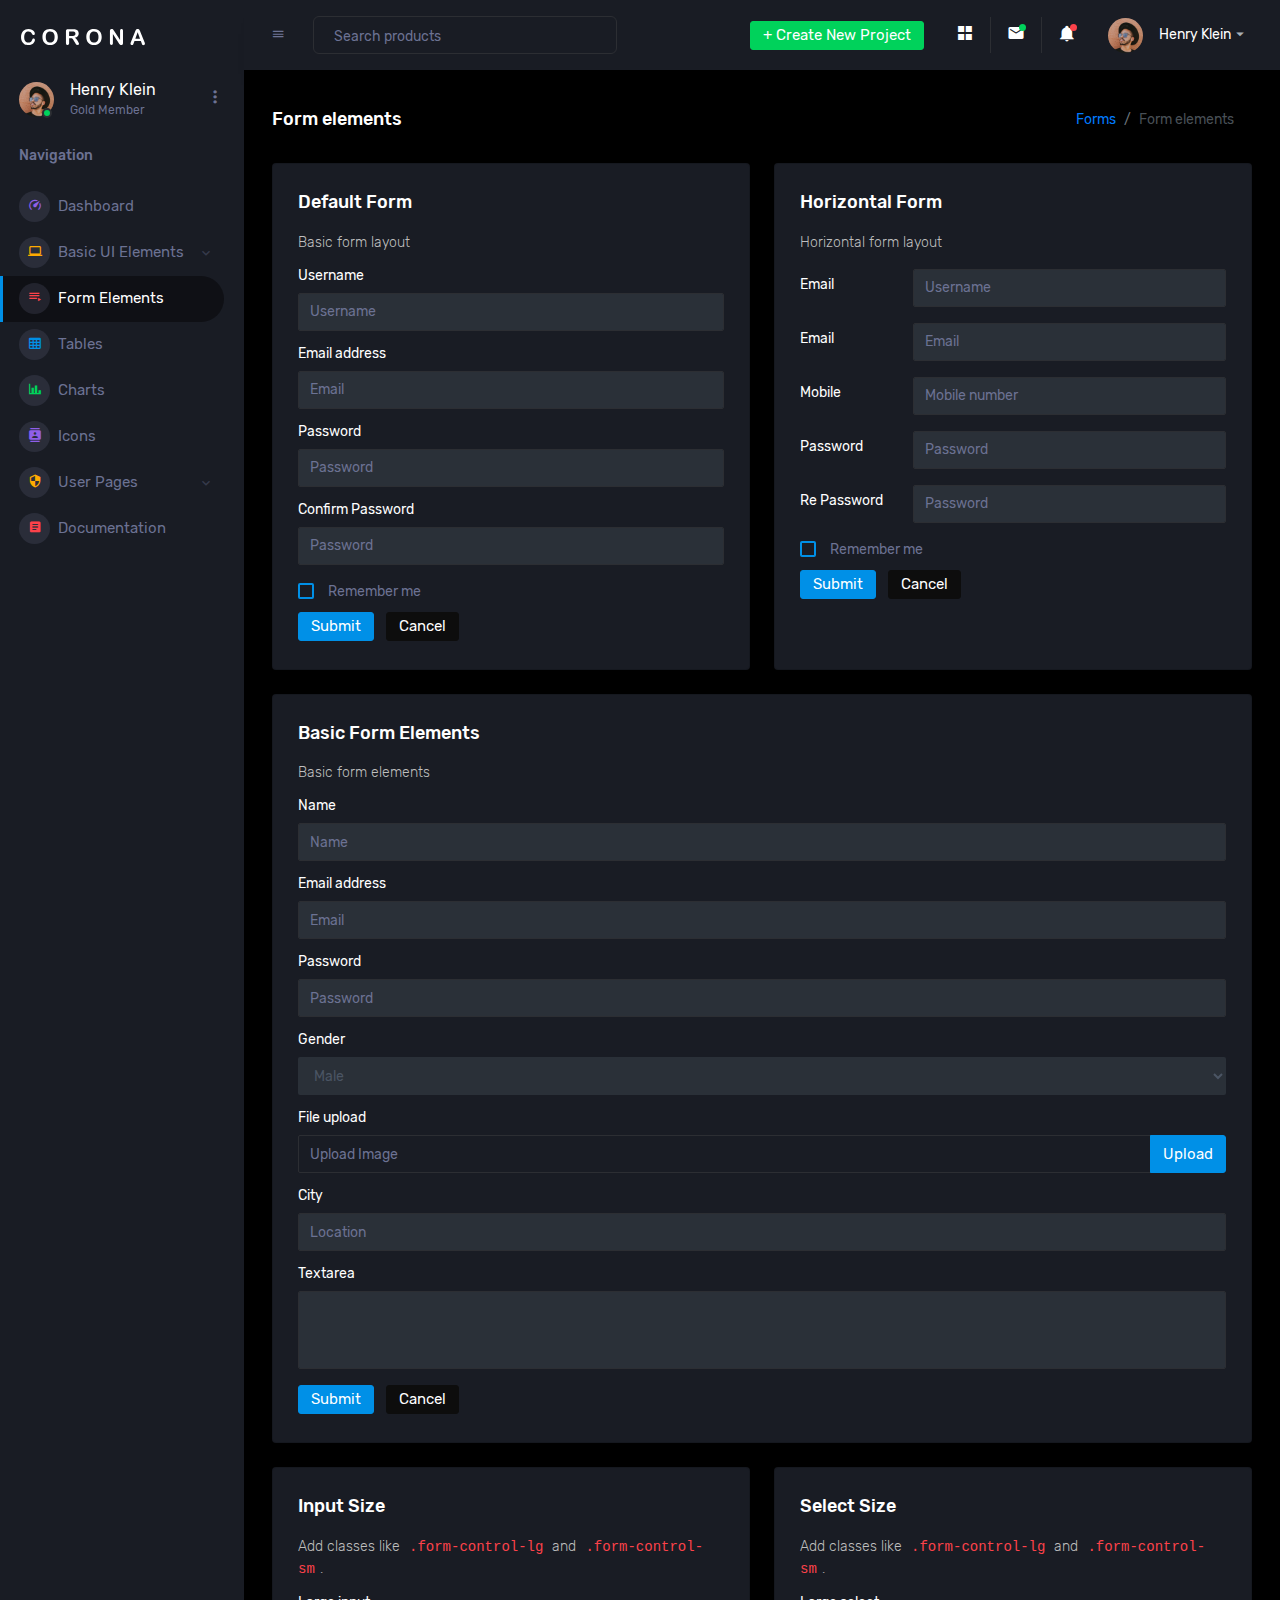
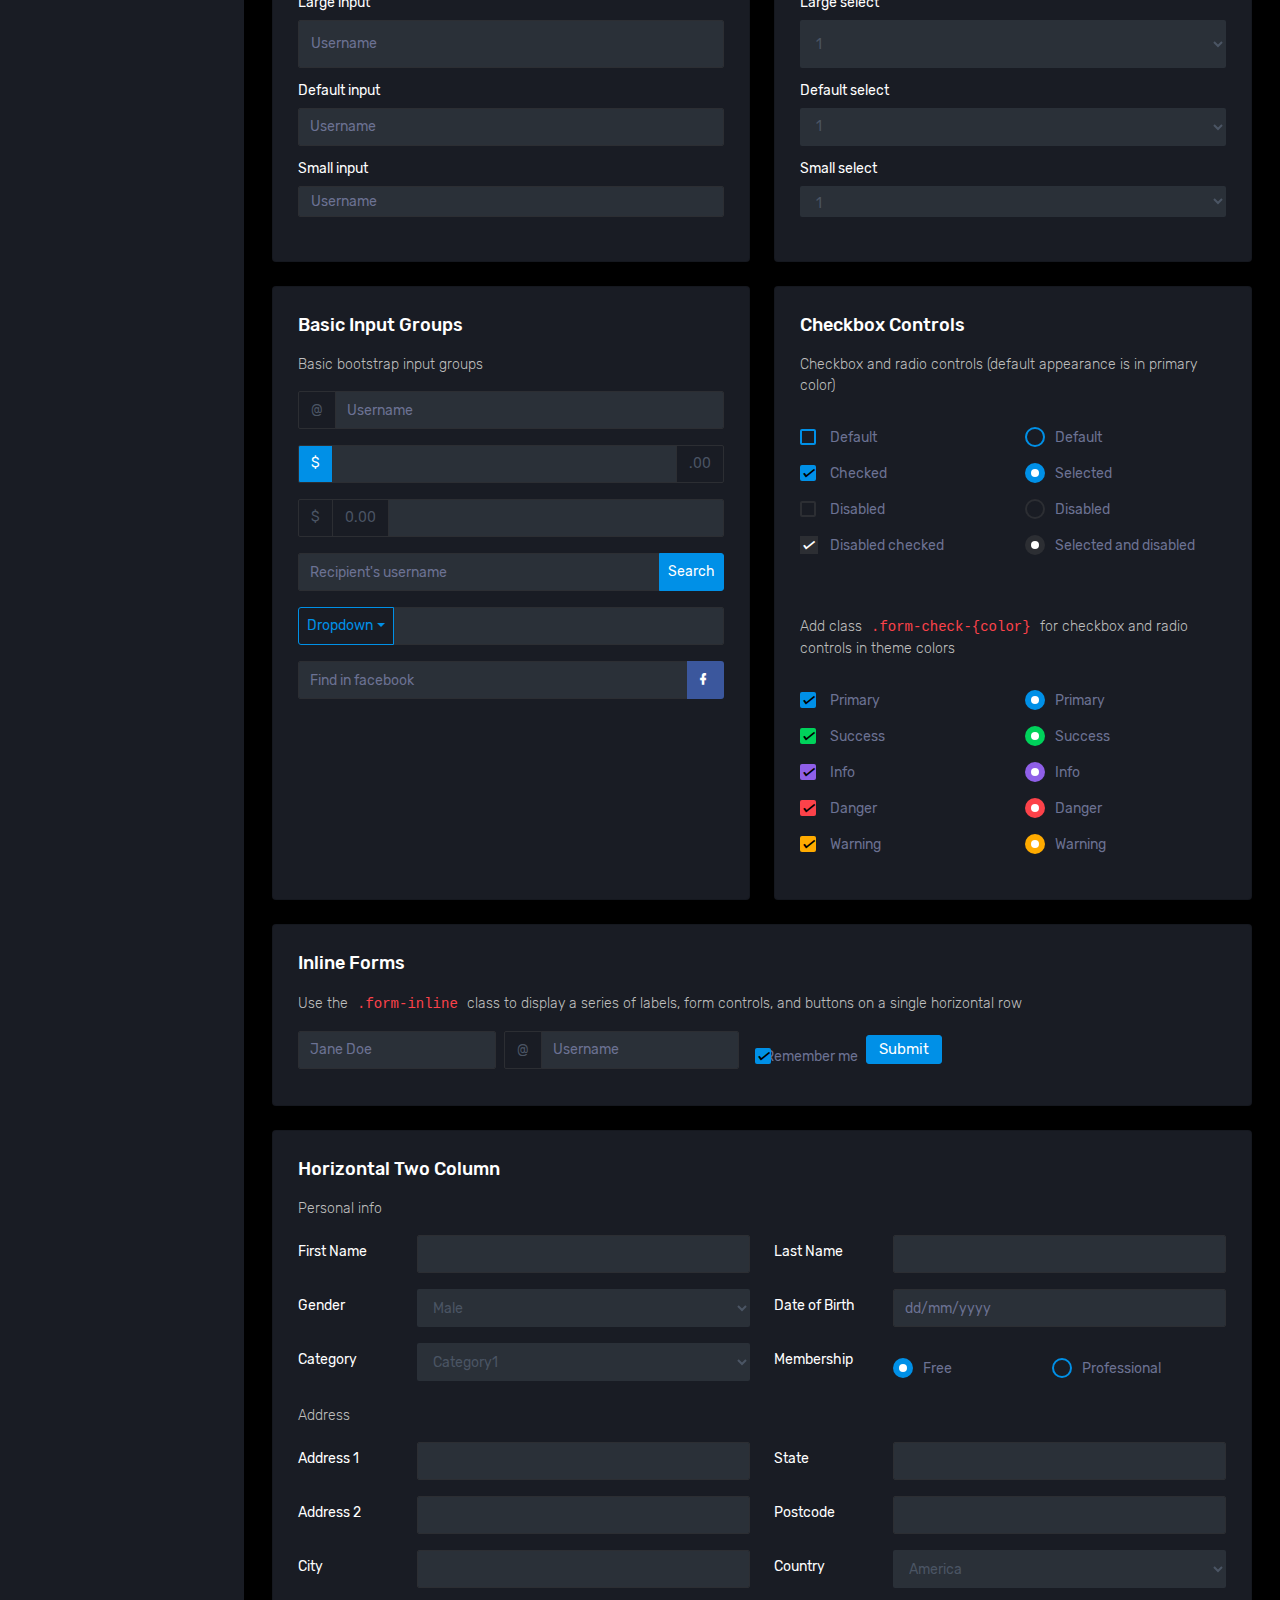
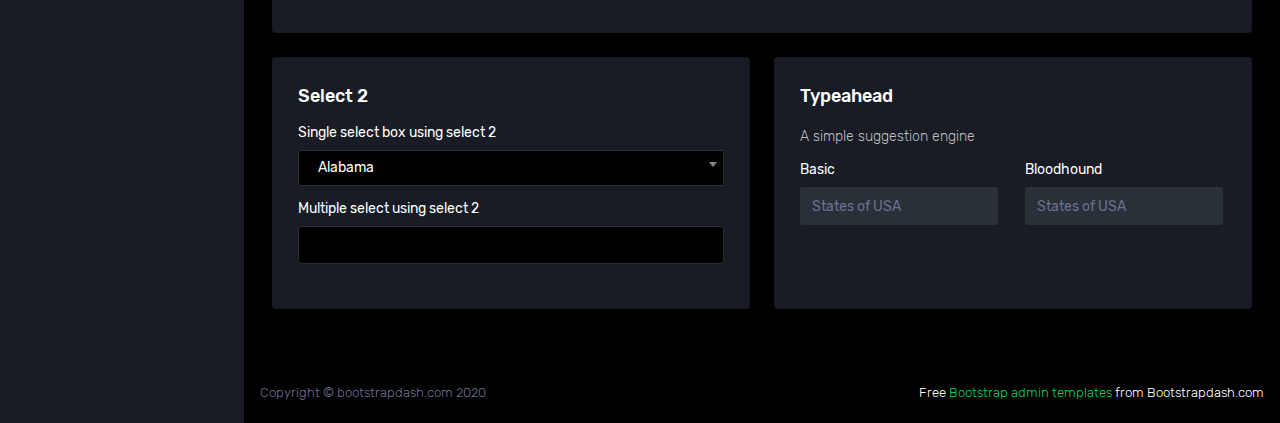
<file: web_flask/static/pages/forms/basic_elements.html>
<!DOCTYPE html>
<html lang="en">
  <head>
    <!-- Required meta tags -->
    <meta charset="utf-8">
    <meta name="viewport" content="width=device-width, initial-scale=1, shrink-to-fit=no">
    <title>Corona Admin</title>
    <!-- plugins:css -->
    <link rel="stylesheet" href="../../assets/vendors/mdi/css/materialdesignicons.min.css">
    <link rel="stylesheet" href="../../assets/vendors/css/vendor.bundle.base.css">
    <!-- endinject -->
    <!-- Plugin css for this page -->
    <link rel="stylesheet" href="../../assets/vendors/select2/select2.min.css">
    <link rel="stylesheet" href="../../assets/vendors/select2-bootstrap-theme/select2-bootstrap.min.css">
    <!-- End plugin css for this page -->
    <!-- inject:css -->
    <!-- endinject -->
    <!-- Layout styles -->
    <link rel="stylesheet" href="../../assets/css/style.css">
    <!-- End layout styles -->
    <link rel="shortcut icon" href="../../assets/images/favicon.png" />
  </head>
  <body>
    <div class="container-scroller">
      <!-- partial:../../partials/_sidebar.html -->
      <nav class="sidebar sidebar-offcanvas" id="sidebar">
        <div class="sidebar-brand-wrapper d-none d-lg-flex align-items-center justify-content-center fixed-top">
          <a class="sidebar-brand brand-logo" href="../../index.html"><img src="../../assets/images/logo.svg" alt="logo" /></a>
          <a class="sidebar-brand brand-logo-mini" href="../../index.html"><img src="../../assets/images/logo-mini.svg" alt="logo" /></a>
        </div>
        <ul class="nav">
          <li class="nav-item profile">
            <div class="profile-desc">
              <div class="profile-pic">
                <div class="count-indicator">
                  <img class="img-xs rounded-circle " src="../../assets/images/faces/face15.jpg" alt="">
                  <span class="count bg-success"></span>
                </div>
                <div class="profile-name">
                  <h5 class="mb-0 font-weight-normal">Henry Klein</h5>
                  <span>Gold Member</span>
                </div>
              </div>
              <a href="#" id="profile-dropdown" data-toggle="dropdown"><i class="mdi mdi-dots-vertical"></i></a>
              <div class="dropdown-menu dropdown-menu-right sidebar-dropdown preview-list" aria-labelledby="profile-dropdown">
                <a href="#" class="dropdown-item preview-item">
                  <div class="preview-thumbnail">
                    <div class="preview-icon bg-dark rounded-circle">
                      <i class="mdi mdi-settings text-primary"></i>
                    </div>
                  </div>
                  <div class="preview-item-content">
                    <p class="preview-subject ellipsis mb-1 text-small">Account settings</p>
                  </div>
                </a>
                <div class="dropdown-divider"></div>
                <a href="#" class="dropdown-item preview-item">
                  <div class="preview-thumbnail">
                    <div class="preview-icon bg-dark rounded-circle">
                      <i class="mdi mdi-onepassword  text-info"></i>
                    </div>
                  </div>
                  <div class="preview-item-content">
                    <p class="preview-subject ellipsis mb-1 text-small">Change Password</p>
                  </div>
                </a>
                <div class="dropdown-divider"></div>
                <a href="#" class="dropdown-item preview-item">
                  <div class="preview-thumbnail">
                    <div class="preview-icon bg-dark rounded-circle">
                      <i class="mdi mdi-calendar-today text-success"></i>
                    </div>
                  </div>
                  <div class="preview-item-content">
                    <p class="preview-subject ellipsis mb-1 text-small">To-do list</p>
                  </div>
                </a>
              </div>
            </div>
          </li>
          <li class="nav-item nav-category">
            <span class="nav-link">Navigation</span>
          </li>
          <li class="nav-item menu-items">
            <a class="nav-link" href="../../index.html">
              <span class="menu-icon">
                <i class="mdi mdi-speedometer"></i>
              </span>
              <span class="menu-title">Dashboard</span>
            </a>
          </li>
          <li class="nav-item menu-items">
            <a class="nav-link" data-toggle="collapse" href="#ui-basic" aria-expanded="false" aria-controls="ui-basic">
              <span class="menu-icon">
                <i class="mdi mdi-laptop"></i>
              </span>
              <span class="menu-title">Basic UI Elements</span>
              <i class="menu-arrow"></i>
            </a>
            <div class="collapse" id="ui-basic">
              <ul class="nav flex-column sub-menu">
                <li class="nav-item"> <a class="nav-link" href="../../pages/ui-features/buttons.html">Buttons</a></li>
                <li class="nav-item"> <a class="nav-link" href="../../pages/ui-features/dropdowns.html">Dropdowns</a></li>
                <li class="nav-item"> <a class="nav-link" href="../../pages/ui-features/typography.html">Typography</a></li>
              </ul>
            </div>
          </li>
          <li class="nav-item menu-items">
            <a class="nav-link" href="../../pages/forms/basic_elements.html">
              <span class="menu-icon">
                <i class="mdi mdi-playlist-play"></i>
              </span>
              <span class="menu-title">Form Elements</span>
            </a>
          </li>
          <li class="nav-item menu-items">
            <a class="nav-link" href="../../pages/tables/basic-table.html">
              <span class="menu-icon">
                <i class="mdi mdi-table-large"></i>
              </span>
              <span class="menu-title">Tables</span>
            </a>
          </li>
          <li class="nav-item menu-items">
            <a class="nav-link" href="../../pages/charts/chartjs.html">
              <span class="menu-icon">
                <i class="mdi mdi-chart-bar"></i>
              </span>
              <span class="menu-title">Charts</span>
            </a>
          </li>
          <li class="nav-item menu-items">
            <a class="nav-link" href="../../pages/icons/mdi.html">
              <span class="menu-icon">
                <i class="mdi mdi-contacts"></i>
              </span>
              <span class="menu-title">Icons</span>
            </a>
          </li>
          <li class="nav-item menu-items">
            <a class="nav-link" data-toggle="collapse" href="#auth" aria-expanded="false" aria-controls="auth">
              <span class="menu-icon">
                <i class="mdi mdi-security"></i>
              </span>
              <span class="menu-title">User Pages</span>
              <i class="menu-arrow"></i>
            </a>
            <div class="collapse" id="auth">
              <ul class="nav flex-column sub-menu">
                <li class="nav-item"> <a class="nav-link" href="../../pages/samples/blank-page.html"> Blank Page </a></li>
                <li class="nav-item"> <a class="nav-link" href="../../pages/samples/error-404.html"> 404 </a></li>
                <li class="nav-item"> <a class="nav-link" href="../../pages/samples/error-500.html"> 500 </a></li>
                <li class="nav-item"> <a class="nav-link" href="../../pages/samples/login.html"> Login </a></li>
                <li class="nav-item"> <a class="nav-link" href="../../pages/samples/register.html"> Register </a></li>
              </ul>
            </div>
          </li>
          <li class="nav-item menu-items">
            <a class="nav-link" href="http://www.bootstrapdash.com/demo/corona-free/jquery/documentation/documentation.html">
              <span class="menu-icon">
                <i class="mdi mdi-file-document-box"></i>
              </span>
              <span class="menu-title">Documentation</span>
            </a>
          </li>
        </ul>
      </nav>
      <!-- partial -->
      <div class="container-fluid page-body-wrapper">
        <!-- partial:../../partials/_navbar.html -->
        <nav class="navbar p-0 fixed-top d-flex flex-row">
          <div class="navbar-brand-wrapper d-flex d-lg-none align-items-center justify-content-center">
            <a class="navbar-brand brand-logo-mini" href="../../index.html"><img src="../../assets/images/logo-mini.svg" alt="logo" /></a>
          </div>
          <div class="navbar-menu-wrapper flex-grow d-flex align-items-stretch">
            <button class="navbar-toggler navbar-toggler align-self-center" type="button" data-toggle="minimize">
              <span class="mdi mdi-menu"></span>
            </button>
            <ul class="navbar-nav w-100">
              <li class="nav-item w-100">
                <form class="nav-link mt-2 mt-md-0 d-none d-lg-flex search">
                  <input type="text" class="form-control" placeholder="Search products">
                </form>
              </li>
            </ul>
            <ul class="navbar-nav navbar-nav-right">
              <li class="nav-item dropdown d-none d-lg-block">
                <a class="nav-link btn btn-success create-new-button" id="createbuttonDropdown" data-toggle="dropdown" aria-expanded="false" href="#">+ Create New Project</a>
                <div class="dropdown-menu dropdown-menu-right navbar-dropdown preview-list" aria-labelledby="createbuttonDropdown">
                  <h6 class="p-3 mb-0">Projects</h6>
                  <div class="dropdown-divider"></div>
                  <a class="dropdown-item preview-item">
                    <div class="preview-thumbnail">
                      <div class="preview-icon bg-dark rounded-circle">
                        <i class="mdi mdi-file-outline text-primary"></i>
                      </div>
                    </div>
                    <div class="preview-item-content">
                      <p class="preview-subject ellipsis mb-1">Software Development</p>
                    </div>
                  </a>
                  <div class="dropdown-divider"></div>
                  <a class="dropdown-item preview-item">
                    <div class="preview-thumbnail">
                      <div class="preview-icon bg-dark rounded-circle">
                        <i class="mdi mdi-web text-info"></i>
                      </div>
                    </div>
                    <div class="preview-item-content">
                      <p class="preview-subject ellipsis mb-1">UI Development</p>
                    </div>
                  </a>
                  <div class="dropdown-divider"></div>
                  <a class="dropdown-item preview-item">
                    <div class="preview-thumbnail">
                      <div class="preview-icon bg-dark rounded-circle">
                        <i class="mdi mdi-layers text-danger"></i>
                      </div>
                    </div>
                    <div class="preview-item-content">
                      <p class="preview-subject ellipsis mb-1">Software Testing</p>
                    </div>
                  </a>
                  <div class="dropdown-divider"></div>
                  <p class="p-3 mb-0 text-center">See all projects</p>
                </div>
              </li>
              <li class="nav-item nav-settings d-none d-lg-block">
                <a class="nav-link" href="#">
                  <i class="mdi mdi-view-grid"></i>
                </a>
              </li>
              <li class="nav-item dropdown border-left">
                <a class="nav-link count-indicator dropdown-toggle" id="messageDropdown" href="#" data-toggle="dropdown" aria-expanded="false">
                  <i class="mdi mdi-email"></i>
                  <span class="count bg-success"></span>
                </a>
                <div class="dropdown-menu dropdown-menu-right navbar-dropdown preview-list" aria-labelledby="messageDropdown">
                  <h6 class="p-3 mb-0">Messages</h6>
                  <div class="dropdown-divider"></div>
                  <a class="dropdown-item preview-item">
                    <div class="preview-thumbnail">
                      <img src="../../assets/images/faces/face4.jpg" alt="image" class="rounded-circle profile-pic">
                    </div>
                    <div class="preview-item-content">
                      <p class="preview-subject ellipsis mb-1">Mark send you a message</p>
                      <p class="text-muted mb-0"> 1 Minutes ago </p>
                    </div>
                  </a>
                  <div class="dropdown-divider"></div>
                  <a class="dropdown-item preview-item">
                    <div class="preview-thumbnail">
                      <img src="../../assets/images/faces/face2.jpg" alt="image" class="rounded-circle profile-pic">
                    </div>
                    <div class="preview-item-content">
                      <p class="preview-subject ellipsis mb-1">Cregh send you a message</p>
                      <p class="text-muted mb-0"> 15 Minutes ago </p>
                    </div>
                  </a>
                  <div class="dropdown-divider"></div>
                  <a class="dropdown-item preview-item">
                    <div class="preview-thumbnail">
                      <img src="../../assets/images/faces/face3.jpg" alt="image" class="rounded-circle profile-pic">
                    </div>
                    <div class="preview-item-content">
                      <p class="preview-subject ellipsis mb-1">Profile picture updated</p>
                      <p class="text-muted mb-0"> 18 Minutes ago </p>
                    </div>
                  </a>
                  <div class="dropdown-divider"></div>
                  <p class="p-3 mb-0 text-center">4 new messages</p>
                </div>
              </li>
              <li class="nav-item dropdown border-left">
                <a class="nav-link count-indicator dropdown-toggle" id="notificationDropdown" href="#" data-toggle="dropdown">
                  <i class="mdi mdi-bell"></i>
                  <span class="count bg-danger"></span>
                </a>
                <div class="dropdown-menu dropdown-menu-right navbar-dropdown preview-list" aria-labelledby="notificationDropdown">
                  <h6 class="p-3 mb-0">Notifications</h6>
                  <div class="dropdown-divider"></div>
                  <a class="dropdown-item preview-item">
                    <div class="preview-thumbnail">
                      <div class="preview-icon bg-dark rounded-circle">
                        <i class="mdi mdi-calendar text-success"></i>
                      </div>
                    </div>
                    <div class="preview-item-content">
                      <p class="preview-subject mb-1">Event today</p>
                      <p class="text-muted ellipsis mb-0"> Just a reminder that you have an event today </p>
                    </div>
                  </a>
                  <div class="dropdown-divider"></div>
                  <a class="dropdown-item preview-item">
                    <div class="preview-thumbnail">
                      <div class="preview-icon bg-dark rounded-circle">
                        <i class="mdi mdi-settings text-danger"></i>
                      </div>
                    </div>
                    <div class="preview-item-content">
                      <p class="preview-subject mb-1">Settings</p>
                      <p class="text-muted ellipsis mb-0"> Update dashboard </p>
                    </div>
                  </a>
                  <div class="dropdown-divider"></div>
                  <a class="dropdown-item preview-item">
                    <div class="preview-thumbnail">
                      <div class="preview-icon bg-dark rounded-circle">
                        <i class="mdi mdi-link-variant text-warning"></i>
                      </div>
                    </div>
                    <div class="preview-item-content">
                      <p class="preview-subject mb-1">Launch Admin</p>
                      <p class="text-muted ellipsis mb-0"> New admin wow! </p>
                    </div>
                  </a>
                  <div class="dropdown-divider"></div>
                  <p class="p-3 mb-0 text-center">See all notifications</p>
                </div>
              </li>
              <li class="nav-item dropdown">
                <a class="nav-link" id="profileDropdown" href="#" data-toggle="dropdown">
                  <div class="navbar-profile">
                    <img class="img-xs rounded-circle" src="../../assets/images/faces/face15.jpg" alt="">
                    <p class="mb-0 d-none d-sm-block navbar-profile-name">Henry Klein</p>
                    <i class="mdi mdi-menu-down d-none d-sm-block"></i>
                  </div>
                </a>
                <div class="dropdown-menu dropdown-menu-right navbar-dropdown preview-list" aria-labelledby="profileDropdown">
                  <h6 class="p-3 mb-0">Profile</h6>
                  <div class="dropdown-divider"></div>
                  <a class="dropdown-item preview-item">
                    <div class="preview-thumbnail">
                      <div class="preview-icon bg-dark rounded-circle">
                        <i class="mdi mdi-settings text-success"></i>
                      </div>
                    </div>
                    <div class="preview-item-content">
                      <p class="preview-subject mb-1">Settings</p>
                    </div>
                  </a>
                  <div class="dropdown-divider"></div>
                  <a class="dropdown-item preview-item">
                    <div class="preview-thumbnail">
                      <div class="preview-icon bg-dark rounded-circle">
                        <i class="mdi mdi-logout text-danger"></i>
                      </div>
                    </div>
                    <div class="preview-item-content">
                      <p class="preview-subject mb-1">Log out</p>
                    </div>
                  </a>
                  <div class="dropdown-divider"></div>
                  <p class="p-3 mb-0 text-center">Advanced settings</p>
                </div>
              </li>
            </ul>
            <button class="navbar-toggler navbar-toggler-right d-lg-none align-self-center" type="button" data-toggle="offcanvas">
              <span class="mdi mdi-format-line-spacing"></span>
            </button>
          </div>
        </nav>
        <!-- partial -->
        <div class="main-panel">
          <div class="content-wrapper">
            <div class="page-header">
              <h3 class="page-title"> Form elements </h3>
              <nav aria-label="breadcrumb">
                <ol class="breadcrumb">
                  <li class="breadcrumb-item"><a href="#">Forms</a></li>
                  <li class="breadcrumb-item active" aria-current="page">Form elements</li>
                </ol>
              </nav>
            </div>
            <div class="row">
              <div class="col-md-6 grid-margin stretch-card">
                <div class="card">
                  <div class="card-body">
                    <h4 class="card-title">Default form</h4>
                    <p class="card-description"> Basic form layout </p>
                    <form class="forms-sample">
                      <div class="form-group">
                        <label for="exampleInputUsername1">Username</label>
                        <input type="text" class="form-control" id="exampleInputUsername1" placeholder="Username">
                      </div>
                      <div class="form-group">
                        <label for="exampleInputEmail1">Email address</label>
                        <input type="email" class="form-control" id="exampleInputEmail1" placeholder="Email">
                      </div>
                      <div class="form-group">
                        <label for="exampleInputPassword1">Password</label>
                        <input type="password" class="form-control" id="exampleInputPassword1" placeholder="Password">
                      </div>
                      <div class="form-group">
                        <label for="exampleInputConfirmPassword1">Confirm Password</label>
                        <input type="password" class="form-control" id="exampleInputConfirmPassword1" placeholder="Password">
                      </div>
                      <div class="form-check form-check-flat form-check-primary">
                        <label class="form-check-label">
                          <input type="checkbox" class="form-check-input"> Remember me </label>
                      </div>
                      <button type="submit" class="btn btn-primary mr-2">Submit</button>
                      <button class="btn btn-dark">Cancel</button>
                    </form>
                  </div>
                </div>
              </div>
              <div class="col-md-6 grid-margin stretch-card">
                <div class="card">
                  <div class="card-body">
                    <h4 class="card-title">Horizontal Form</h4>
                    <p class="card-description"> Horizontal form layout </p>
                    <form class="forms-sample">
                      <div class="form-group row">
                        <label for="exampleInputUsername2" class="col-sm-3 col-form-label">Email</label>
                        <div class="col-sm-9">
                          <input type="text" class="form-control" id="exampleInputUsername2" placeholder="Username">
                        </div>
                      </div>
                      <div class="form-group row">
                        <label for="exampleInputEmail2" class="col-sm-3 col-form-label">Email</label>
                        <div class="col-sm-9">
                          <input type="email" class="form-control" id="exampleInputEmail2" placeholder="Email">
                        </div>
                      </div>
                      <div class="form-group row">
                        <label for="exampleInputMobile" class="col-sm-3 col-form-label">Mobile</label>
                        <div class="col-sm-9">
                          <input type="text" class="form-control" id="exampleInputMobile" placeholder="Mobile number">
                        </div>
                      </div>
                      <div class="form-group row">
                        <label for="exampleInputPassword2" class="col-sm-3 col-form-label">Password</label>
                        <div class="col-sm-9">
                          <input type="password" class="form-control" id="exampleInputPassword2" placeholder="Password">
                        </div>
                      </div>
                      <div class="form-group row">
                        <label for="exampleInputConfirmPassword2" class="col-sm-3 col-form-label">Re Password</label>
                        <div class="col-sm-9">
                          <input type="password" class="form-control" id="exampleInputConfirmPassword2" placeholder="Password">
                        </div>
                      </div>
                      <div class="form-check form-check-flat form-check-primary">
                        <label class="form-check-label">
                          <input type="checkbox" class="form-check-input"> Remember me </label>
                      </div>
                      <button type="submit" class="btn btn-primary mr-2">Submit</button>
                      <button class="btn btn-dark">Cancel</button>
                    </form>
                  </div>
                </div>
              </div>
              <div class="col-12 grid-margin stretch-card">
                <div class="card">
                  <div class="card-body">
                    <h4 class="card-title">Basic form elements</h4>
                    <p class="card-description"> Basic form elements </p>
                    <form class="forms-sample">
                      <div class="form-group">
                        <label for="exampleInputName1">Name</label>
                        <input type="text" class="form-control" id="exampleInputName1" placeholder="Name">
                      </div>
                      <div class="form-group">
                        <label for="exampleInputEmail3">Email address</label>
                        <input type="email" class="form-control" id="exampleInputEmail3" placeholder="Email">
                      </div>
                      <div class="form-group">
                        <label for="exampleInputPassword4">Password</label>
                        <input type="password" class="form-control" id="exampleInputPassword4" placeholder="Password">
                      </div>
                      <div class="form-group">
                        <label for="exampleSelectGender">Gender</label>
                        <select class="form-control" id="exampleSelectGender">
                          <option>Male</option>
                          <option>Female</option>
                        </select>
                      </div>
                      <div class="form-group">
                        <label>File upload</label>
                        <input type="file" name="img[]" class="file-upload-default">
                        <div class="input-group col-xs-12">
                          <input type="text" class="form-control file-upload-info" disabled placeholder="Upload Image">
                          <span class="input-group-append">
                            <button class="file-upload-browse btn btn-primary" type="button">Upload</button>
                          </span>
                        </div>
                      </div>
                      <div class="form-group">
                        <label for="exampleInputCity1">City</label>
                        <input type="text" class="form-control" id="exampleInputCity1" placeholder="Location">
                      </div>
                      <div class="form-group">
                        <label for="exampleTextarea1">Textarea</label>
                        <textarea class="form-control" id="exampleTextarea1" rows="4"></textarea>
                      </div>
                      <button type="submit" class="btn btn-primary mr-2">Submit</button>
                      <button class="btn btn-dark">Cancel</button>
                    </form>
                  </div>
                </div>
              </div>
              <div class="col-md-6 grid-margin stretch-card">
                <div class="card">
                  <div class="card-body">
                    <h4 class="card-title">Input size</h4>
                    <p class="card-description"> Add classes like <code>.form-control-lg</code> and <code>.form-control-sm</code>. </p>
                    <div class="form-group">
                      <label>Large input</label>
                      <input type="text" class="form-control form-control-lg" placeholder="Username" aria-label="Username">
                    </div>
                    <div class="form-group">
                      <label>Default input</label>
                      <input type="text" class="form-control" placeholder="Username" aria-label="Username">
                    </div>
                    <div class="form-group">
                      <label>Small input</label>
                      <input type="text" class="form-control form-control-sm" placeholder="Username" aria-label="Username">
                    </div>
                  </div>
                </div>
              </div>
              <div class="col-md-6 grid-margin stretch-card">
                <div class="card">
                  <div class="card-body">
                    <h4 class="card-title">Select size</h4>
                    <p class="card-description"> Add classes like <code>.form-control-lg</code> and <code>.form-control-sm</code>. </p>
                    <div class="form-group">
                      <label for="exampleFormControlSelect1">Large select</label>
                      <select class="form-control form-control-lg" id="exampleFormControlSelect1">
                        <option>1</option>
                        <option>2</option>
                        <option>3</option>
                        <option>4</option>
                        <option>5</option>
                      </select>
                    </div>
                    <div class="form-group">
                      <label for="exampleFormControlSelect2">Default select</label>
                      <select class="form-control" id="exampleFormControlSelect2">
                        <option>1</option>
                        <option>2</option>
                        <option>3</option>
                        <option>4</option>
                        <option>5</option>
                      </select>
                    </div>
                    <div class="form-group">
                      <label for="exampleFormControlSelect3">Small select</label>
                      <select class="form-control form-control-sm" id="exampleFormControlSelect3">
                        <option>1</option>
                        <option>2</option>
                        <option>3</option>
                        <option>4</option>
                        <option>5</option>
                      </select>
                    </div>
                  </div>
                </div>
              </div>
              <div class="col-md-6 grid-margin stretch-card">
                <div class="card">
                  <div class="card-body">
                    <h4 class="card-title">Basic input groups</h4>
                    <p class="card-description"> Basic bootstrap input groups </p>
                    <div class="form-group">
                      <div class="input-group">
                        <div class="input-group-prepend">
                          <span class="input-group-text">@</span>
                        </div>
                        <input type="text" class="form-control" placeholder="Username" aria-label="Username" aria-describedby="basic-addon1">
                      </div>
                    </div>
                    <div class="form-group">
                      <div class="input-group">
                        <div class="input-group-prepend">
                          <span class="input-group-text bg-primary text-white">$</span>
                        </div>
                        <input type="text" class="form-control" aria-label="Amount (to the nearest dollar)">
                        <div class="input-group-append">
                          <span class="input-group-text">.00</span>
                        </div>
                      </div>
                    </div>
                    <div class="form-group">
                      <div class="input-group">
                        <div class="input-group-prepend">
                          <span class="input-group-text">$</span>
                        </div>
                        <div class="input-group-prepend">
                          <span class="input-group-text">0.00</span>
                        </div>
                        <input type="text" class="form-control" aria-label="Amount (to the nearest dollar)">
                      </div>
                    </div>
                    <div class="form-group">
                      <div class="input-group">
                        <input type="text" class="form-control" placeholder="Recipient's username" aria-label="Recipient's username" aria-describedby="basic-addon2">
                        <div class="input-group-append">
                          <button class="btn btn-sm btn-primary" type="button">Search</button>
                        </div>
                      </div>
                    </div>
                    <div class="form-group">
                      <div class="input-group">
                        <div class="input-group-prepend">
                          <button class="btn btn-sm btn-outline-primary dropdown-toggle" type="button" data-toggle="dropdown" aria-haspopup="true" aria-expanded="false">Dropdown</button>
                          <div class="dropdown-menu">
                            <a class="dropdown-item" href="#">Action</a>
                            <a class="dropdown-item" href="#">Another action</a>
                            <a class="dropdown-item" href="#">Something else here</a>
                            <div role="separator" class="dropdown-divider"></div>
                            <a class="dropdown-item" href="#">Separated link</a>
                          </div>
                        </div>
                        <input type="text" class="form-control" aria-label="Text input with dropdown button">
                      </div>
                    </div>
                    <div class="form-group">
                      <div class="input-group">
                        <input type="text" class="form-control" placeholder="Find in facebook" aria-label="Recipient's username" aria-describedby="basic-addon2">
                        <div class="input-group-append">
                          <button class="btn btn-sm btn-facebook" type="button">
                            <i class="mdi mdi-facebook"></i>
                          </button>
                        </div>
                      </div>
                    </div>
                  </div>
                </div>
              </div>
              <div class="col-md-6 grid-margin stretch-card">
                <div class="card">
                  <div class="card-body">
                    <h4 class="card-title">Checkbox Controls</h4>
                    <p class="card-description">Checkbox and radio controls (default appearance is in primary color)</p>
                    <form>
                      <div class="row">
                        <div class="col-md-6">
                          <div class="form-group">
                            <div class="form-check">
                              <label class="form-check-label">
                                <input type="checkbox" class="form-check-input"> Default </label>
                            </div>
                            <div class="form-check">
                              <label class="form-check-label">
                                <input type="checkbox" class="form-check-input" checked> Checked </label>
                            </div>
                            <div class="form-check">
                              <label class="form-check-label">
                                <input type="checkbox" class="form-check-input" disabled> Disabled </label>
                            </div>
                            <div class="form-check">
                              <label class="form-check-label">
                                <input type="checkbox" class="form-check-input" disabled checked> Disabled checked </label>
                            </div>
                          </div>
                        </div>
                        <div class="col-md-6">
                          <div class="form-group">
                            <div class="form-check">
                              <label class="form-check-label">
                                <input type="radio" class="form-check-input" name="optionsRadios" id="optionsRadios1" value=""> Default </label>
                            </div>
                            <div class="form-check">
                              <label class="form-check-label">
                                <input type="radio" class="form-check-input" name="optionsRadios" id="optionsRadios2" value="option2" checked> Selected </label>
                            </div>
                            <div class="form-check">
                              <label class="form-check-label">
                                <input type="radio" class="form-check-input" name="optionsRadios2" id="optionsRadios3" value="option3" disabled> Disabled </label>
                            </div>
                            <div class="form-check">
                              <label class="form-check-label">
                                <input type="radio" class="form-check-input" name="optionsRadio2" id="optionsRadios4" value="option4" disabled checked> Selected and disabled </label>
                            </div>
                          </div>
                        </div>
                      </div>
                    </form>
                  </div>
                  <div class="card-body">
                    <p class="card-description">Add class <code>.form-check-{color}</code> for checkbox and radio controls in theme colors</p>
                    <form>
                      <div class="row">
                        <div class="col-md-6">
                          <div class="form-group">
                            <div class="form-check form-check-primary">
                              <label class="form-check-label">
                                <input type="checkbox" class="form-check-input" checked> Primary </label>
                            </div>
                            <div class="form-check form-check-success">
                              <label class="form-check-label">
                                <input type="checkbox" class="form-check-input" checked> Success </label>
                            </div>
                            <div class="form-check form-check-info">
                              <label class="form-check-label">
                                <input type="checkbox" class="form-check-input" checked> Info </label>
                            </div>
                            <div class="form-check form-check-danger">
                              <label class="form-check-label">
                                <input type="checkbox" class="form-check-input" checked> Danger </label>
                            </div>
                            <div class="form-check form-check-warning">
                              <label class="form-check-label">
                                <input type="checkbox" class="form-check-input" checked> Warning </label>
                            </div>
                          </div>
                        </div>
                        <div class="col-md-6">
                          <div class="form-group">
                            <div class="form-check form-check-primary">
                              <label class="form-check-label">
                                <input type="radio" class="form-check-input" name="ExampleRadio1" id="ExampleRadio1" checked> Primary </label>
                            </div>
                            <div class="form-check form-check-success">
                              <label class="form-check-label">
                                <input type="radio" class="form-check-input" name="ExampleRadio2" id="ExampleRadio2" checked> Success </label>
                            </div>
                            <div class="form-check form-check-info">
                              <label class="form-check-label">
                                <input type="radio" class="form-check-input" name="ExampleRadio3" id="ExampleRadio3" checked> Info </label>
                            </div>
                            <div class="form-check form-check-danger">
                              <label class="form-check-label">
                                <input type="radio" class="form-check-input" name="ExampleRadio4" id="ExampleRadio4" checked> Danger </label>
                            </div>
                            <div class="form-check form-check-warning">
                              <label class="form-check-label">
                                <input type="radio" class="form-check-input" name="ExampleRadio5" id="ExampleRadio5" checked> Warning </label>
                            </div>
                          </div>
                        </div>
                      </div>
                    </form>
                  </div>
                </div>
              </div>
              <div class="col-12 grid-margin stretch-card">
                <div class="card">
                  <div class="card-body">
                    <h4 class="card-title">Inline forms</h4>
                    <p class="card-description"> Use the <code>.form-inline</code> class to display a series of labels, form controls, and buttons on a single horizontal row </p>
                    <form class="form-inline">
                      <label class="sr-only" for="inlineFormInputName2">Name</label>
                      <input type="text" class="form-control mb-2 mr-sm-2" id="inlineFormInputName2" placeholder="Jane Doe">
                      <label class="sr-only" for="inlineFormInputGroupUsername2">Username</label>
                      <div class="input-group mb-2 mr-sm-2">
                        <div class="input-group-prepend">
                          <div class="input-group-text">@</div>
                        </div>
                        <input type="text" class="form-control" id="inlineFormInputGroupUsername2" placeholder="Username">
                      </div>
                      <div class="form-check mx-sm-2">
                        <label class="form-check-label">
                          <input type="checkbox" class="form-check-input" checked> Remember me </label>
                      </div>
                      <button type="submit" class="btn btn-primary mb-2">Submit</button>
                    </form>
                  </div>
                </div>
              </div>
              <div class="col-12 grid-margin">
                <div class="card">
                  <div class="card-body">
                    <h4 class="card-title">Horizontal Two column</h4>
                    <form class="form-sample">
                      <p class="card-description"> Personal info </p>
                      <div class="row">
                        <div class="col-md-6">
                          <div class="form-group row">
                            <label class="col-sm-3 col-form-label">First Name</label>
                            <div class="col-sm-9">
                              <input type="text" class="form-control" />
                            </div>
                          </div>
                        </div>
                        <div class="col-md-6">
                          <div class="form-group row">
                            <label class="col-sm-3 col-form-label">Last Name</label>
                            <div class="col-sm-9">
                              <input type="text" class="form-control" />
                            </div>
                          </div>
                        </div>
                      </div>
                      <div class="row">
                        <div class="col-md-6">
                          <div class="form-group row">
                            <label class="col-sm-3 col-form-label">Gender</label>
                            <div class="col-sm-9">
                              <select class="form-control">
                                <option>Male</option>
                                <option>Female</option>
                              </select>
                            </div>
                          </div>
                        </div>
                        <div class="col-md-6">
                          <div class="form-group row">
                            <label class="col-sm-3 col-form-label">Date of Birth</label>
                            <div class="col-sm-9">
                              <input class="form-control" placeholder="dd/mm/yyyy" />
                            </div>
                          </div>
                        </div>
                      </div>
                      <div class="row">
                        <div class="col-md-6">
                          <div class="form-group row">
                            <label class="col-sm-3 col-form-label">Category</label>
                            <div class="col-sm-9">
                              <select class="form-control">
                                <option>Category1</option>
                                <option>Category2</option>
                                <option>Category3</option>
                                <option>Category4</option>
                              </select>
                            </div>
                          </div>
                        </div>
                        <div class="col-md-6">
                          <div class="form-group row">
                            <label class="col-sm-3 col-form-label">Membership</label>
                            <div class="col-sm-4">
                              <div class="form-check">
                                <label class="form-check-label">
                                  <input type="radio" class="form-check-input" name="membershipRadios" id="membershipRadios1" value="" checked> Free </label>
                              </div>
                            </div>
                            <div class="col-sm-5">
                              <div class="form-check">
                                <label class="form-check-label">
                                  <input type="radio" class="form-check-input" name="membershipRadios" id="membershipRadios2" value="option2"> Professional </label>
                              </div>
                            </div>
                          </div>
                        </div>
                      </div>
                      <p class="card-description"> Address </p>
                      <div class="row">
                        <div class="col-md-6">
                          <div class="form-group row">
                            <label class="col-sm-3 col-form-label">Address 1</label>
                            <div class="col-sm-9">
                              <input type="text" class="form-control" />
                            </div>
                          </div>
                        </div>
                        <div class="col-md-6">
                          <div class="form-group row">
                            <label class="col-sm-3 col-form-label">State</label>
                            <div class="col-sm-9">
                              <input type="text" class="form-control" />
                            </div>
                          </div>
                        </div>
                      </div>
                      <div class="row">
                        <div class="col-md-6">
                          <div class="form-group row">
                            <label class="col-sm-3 col-form-label">Address 2</label>
                            <div class="col-sm-9">
                              <input type="text" class="form-control" />
                            </div>
                          </div>
                        </div>
                        <div class="col-md-6">
                          <div class="form-group row">
                            <label class="col-sm-3 col-form-label">Postcode</label>
                            <div class="col-sm-9">
                              <input type="text" class="form-control" />
                            </div>
                          </div>
                        </div>
                      </div>
                      <div class="row">
                        <div class="col-md-6">
                          <div class="form-group row">
                            <label class="col-sm-3 col-form-label">City</label>
                            <div class="col-sm-9">
                              <input type="text" class="form-control" />
                            </div>
                          </div>
                        </div>
                        <div class="col-md-6">
                          <div class="form-group row">
                            <label class="col-sm-3 col-form-label">Country</label>
                            <div class="col-sm-9">
                              <select class="form-control">
                                <option>America</option>
                                <option>Italy</option>
                                <option>Russia</option>
                                <option>Britain</option>
                              </select>
                            </div>
                          </div>
                        </div>
                      </div>
                    </form>
                  </div>
                </div>
              </div>
              <div class="col-md-6 grid-margin stretch-card">
                <div class="card">
                  <div class="card-body">
                    <h4 class="card-title">Select 2</h4>
                    <div class="form-group">
                      <label>Single select box using select 2</label>
                      <select class="js-example-basic-single" style="width:100%">
                        <option value="AL">Alabama</option>
                        <option value="WY">Wyoming</option>
                        <option value="AM">America</option>
                        <option value="CA">Canada</option>
                        <option value="RU">Russia</option>
                      </select>
                    </div>
                    <div class="form-group">
                      <label>Multiple select using select 2</label>
                      <select class="js-example-basic-multiple" multiple="multiple" style="width:100%">
                        <option value="AL">Alabama</option>
                        <option value="WY">Wyoming</option>
                        <option value="AM">America</option>
                        <option value="CA">Canada</option>
                        <option value="RU">Russia</option>
                      </select>
                    </div>
                  </div>
                </div>
              </div>
              <div class="col-md-6 grid-margin stretch-card">
                <div class="card">
                  <div class="card-body">
                    <h4 class="card-title">Typeahead</h4>
                    <p class="card-description"> A simple suggestion engine </p>
                    <div class="form-group row">
                      <div class="col">
                        <label>Basic</label>
                        <div id="the-basics">
                          <input class="typeahead" type="text" placeholder="States of USA">
                        </div>
                      </div>
                      <div class="col">
                        <label>Bloodhound</label>
                        <div id="bloodhound">
                          <input class="typeahead" type="text" placeholder="States of USA">
                        </div>
                      </div>
                    </div>
                  </div>
                </div>
              </div>
            </div>
          </div>
          <!-- content-wrapper ends -->
          <!-- partial:../../partials/_footer.html -->
          <footer class="footer">
            <div class="d-sm-flex justify-content-center justify-content-sm-between">
              <span class="text-muted d-block text-center text-sm-left d-sm-inline-block">Copyright © bootstrapdash.com 2020</span>
              <span class="float-none float-sm-right d-block mt-1 mt-sm-0 text-center"> Free <a href="https://www.bootstrapdash.com/bootstrap-admin-template/" target="_blank">Bootstrap admin templates</a> from Bootstrapdash.com</span>
            </div>
          </footer>
          <!-- partial -->
        </div>
        <!-- main-panel ends -->
      </div>
      <!-- page-body-wrapper ends -->
    </div>
    <!-- container-scroller -->
    <!-- plugins:js -->
    <script src="../../assets/vendors/js/vendor.bundle.base.js"></script>
    <!-- endinject -->
    <!-- Plugin js for this page -->
    <script src="../../assets/vendors/select2/select2.min.js"></script>
    <script src="../../assets/vendors/typeahead.js/typeahead.bundle.min.js"></script>
    <!-- End plugin js for this page -->
    <!-- inject:js -->
    <script src="../../assets/js/off-canvas.js"></script>
    <script src="../../assets/js/hoverable-collapse.js"></script>
    <script src="../../assets/js/misc.js"></script>
    <script src="../../assets/js/settings.js"></script>
    <script src="../../assets/js/todolist.js"></script>
    <!-- endinject -->
    <!-- Custom js for this page -->
    <script src="../../assets/js/file-upload.js"></script>
    <script src="../../assets/js/typeahead.js"></script>
    <script src="../../assets/js/select2.js"></script>
    <!-- End custom js for this page -->
  </body>
</html>
</file>
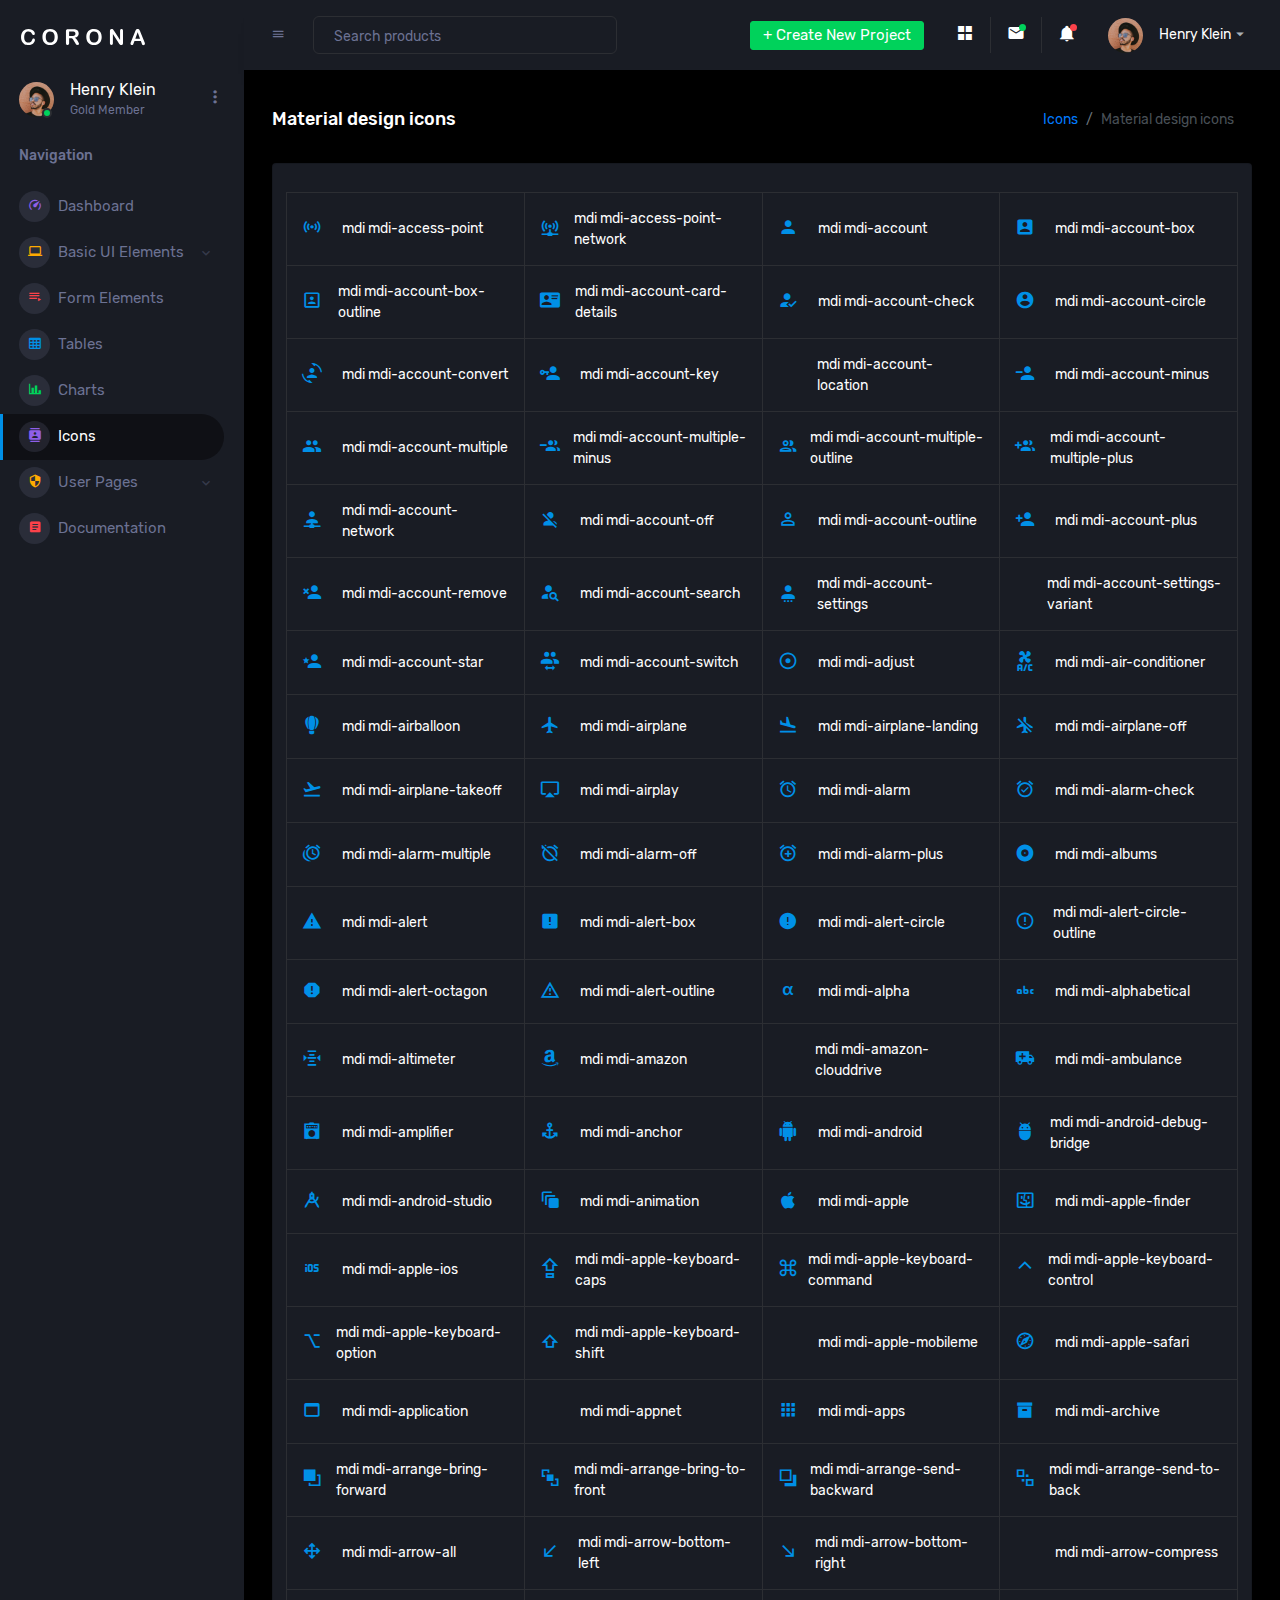
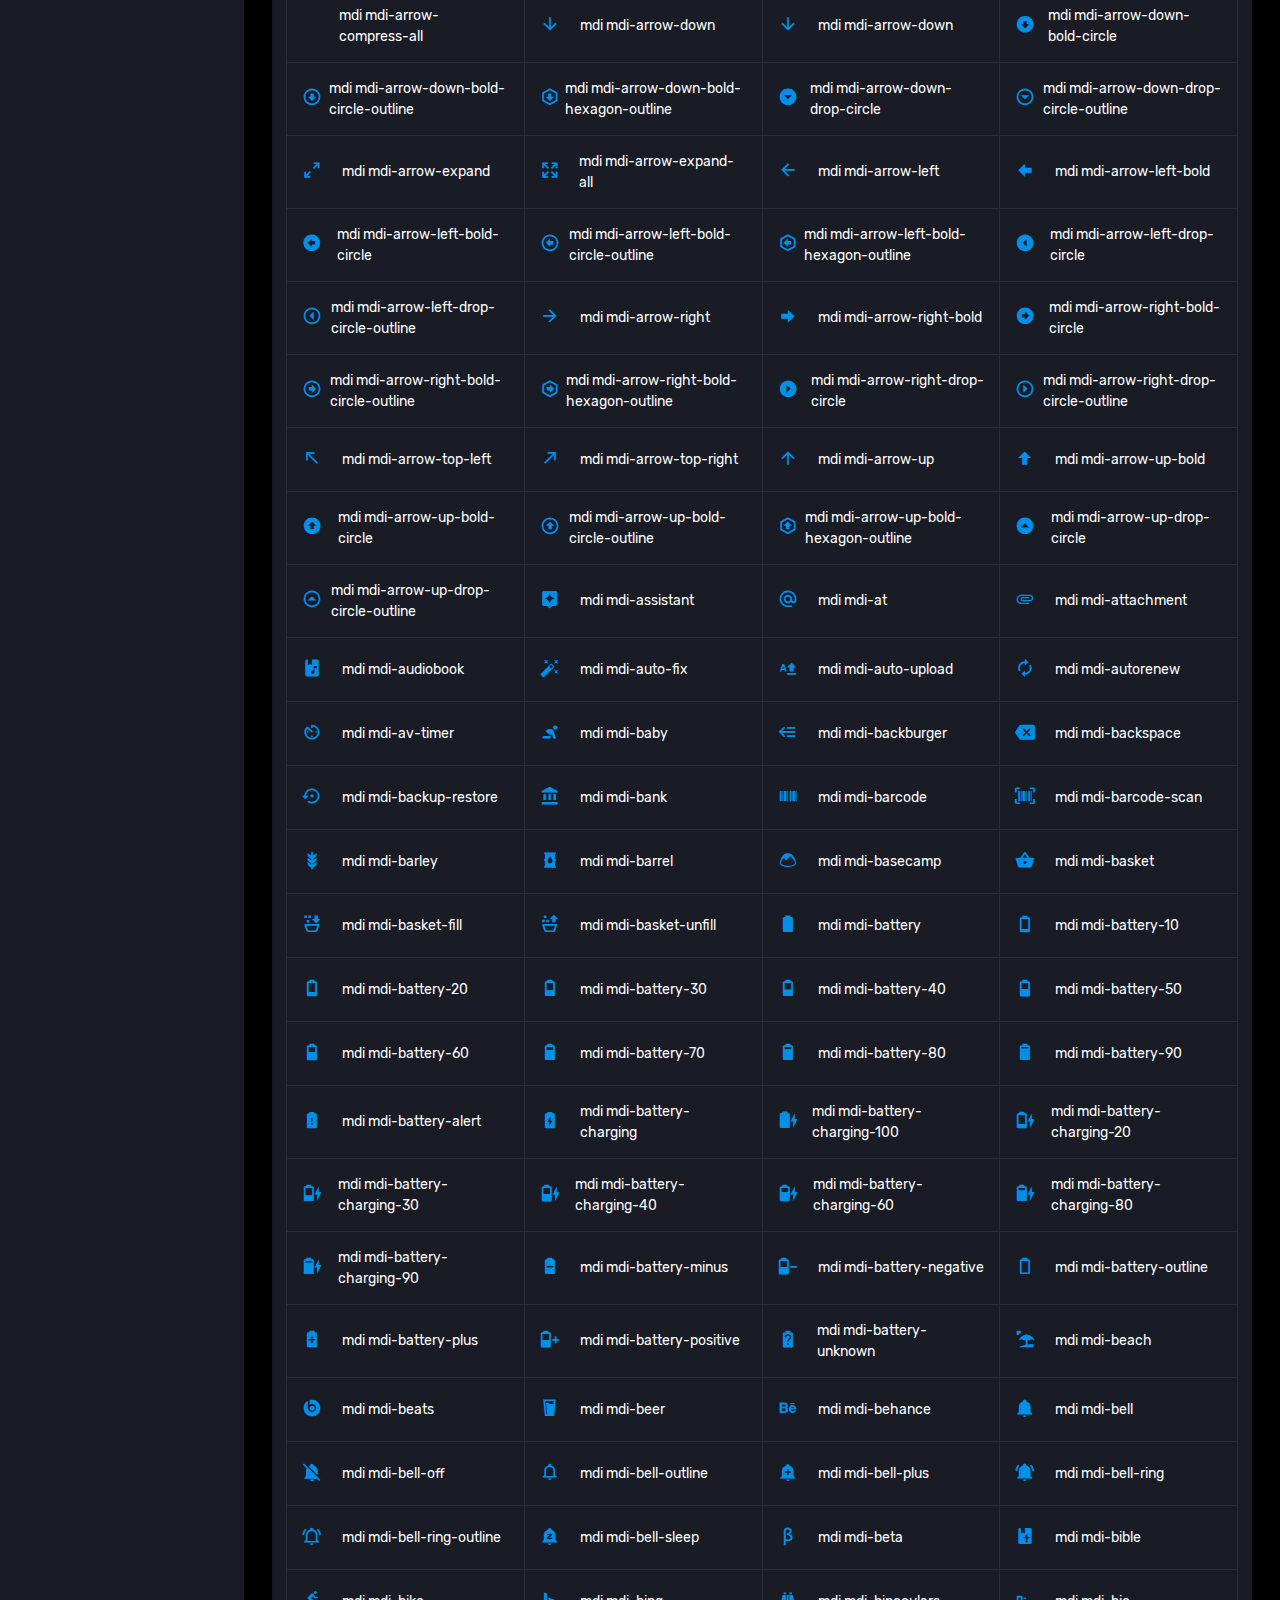
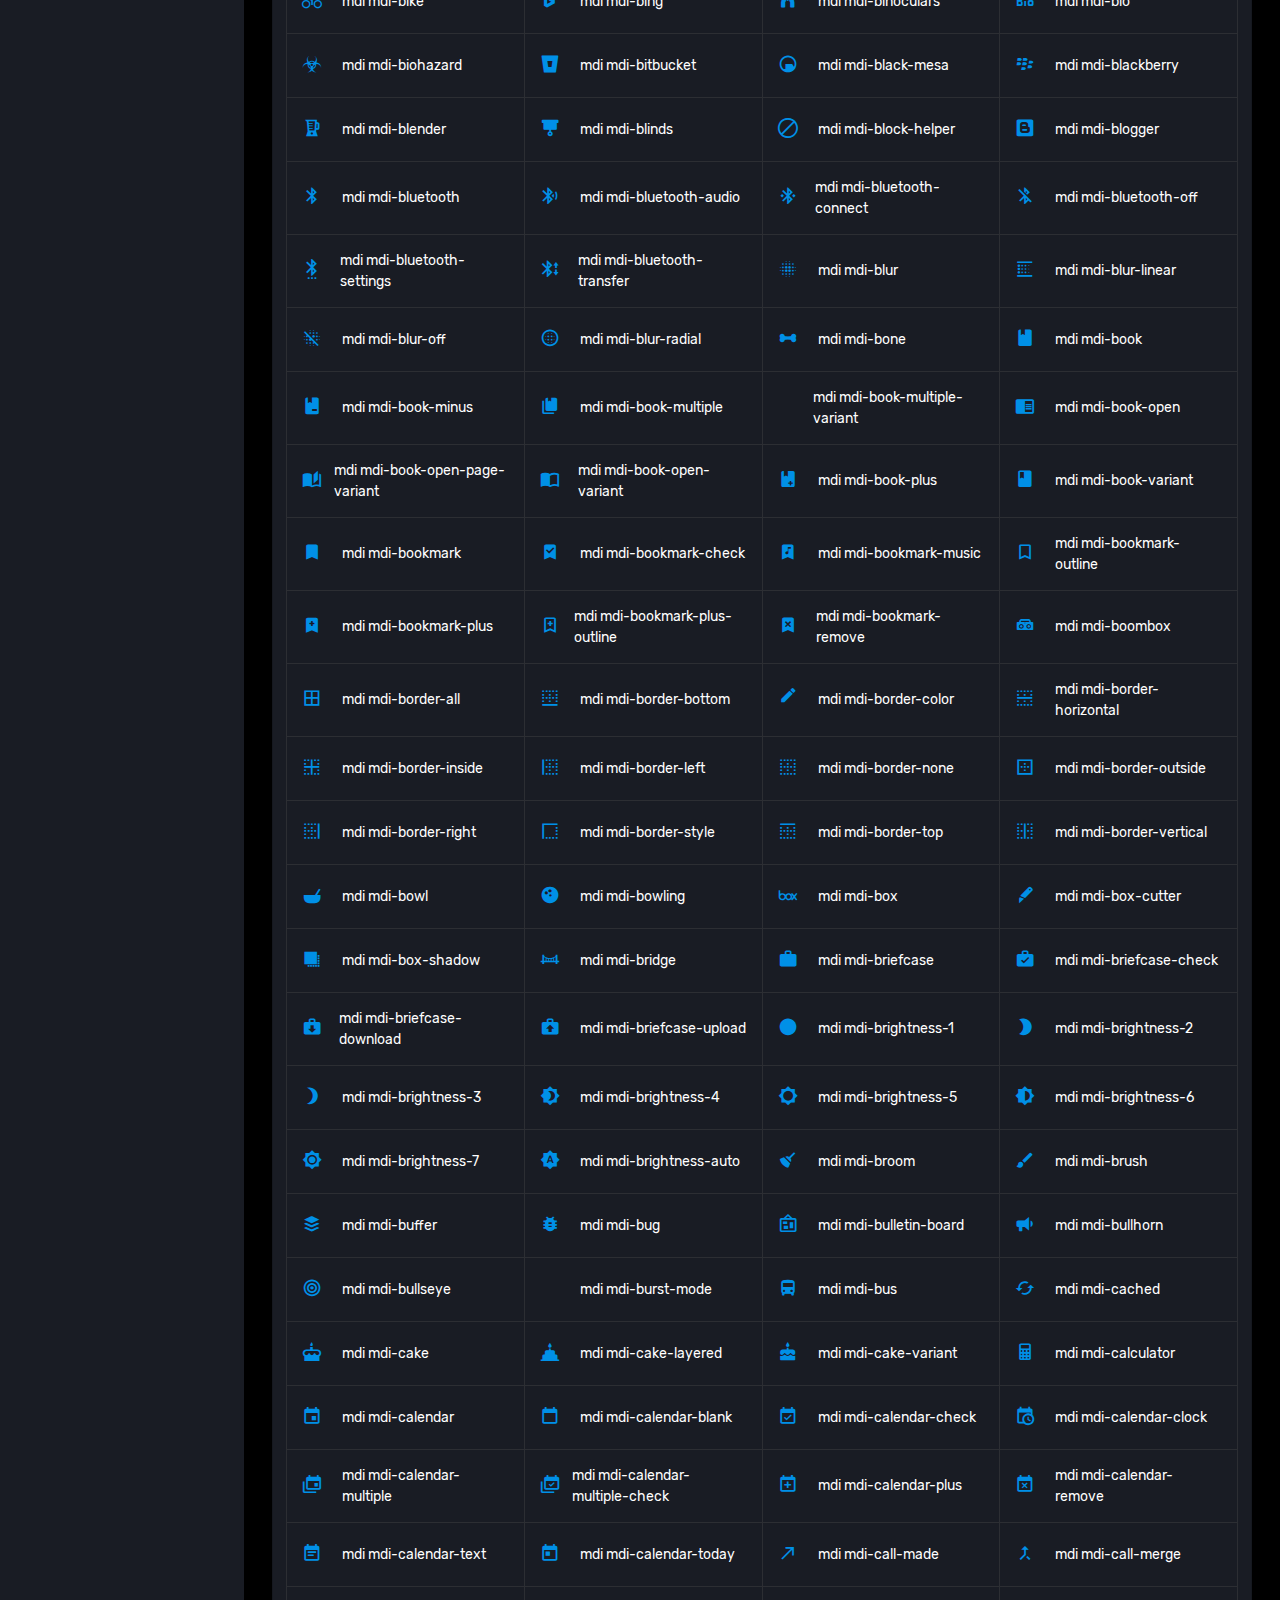
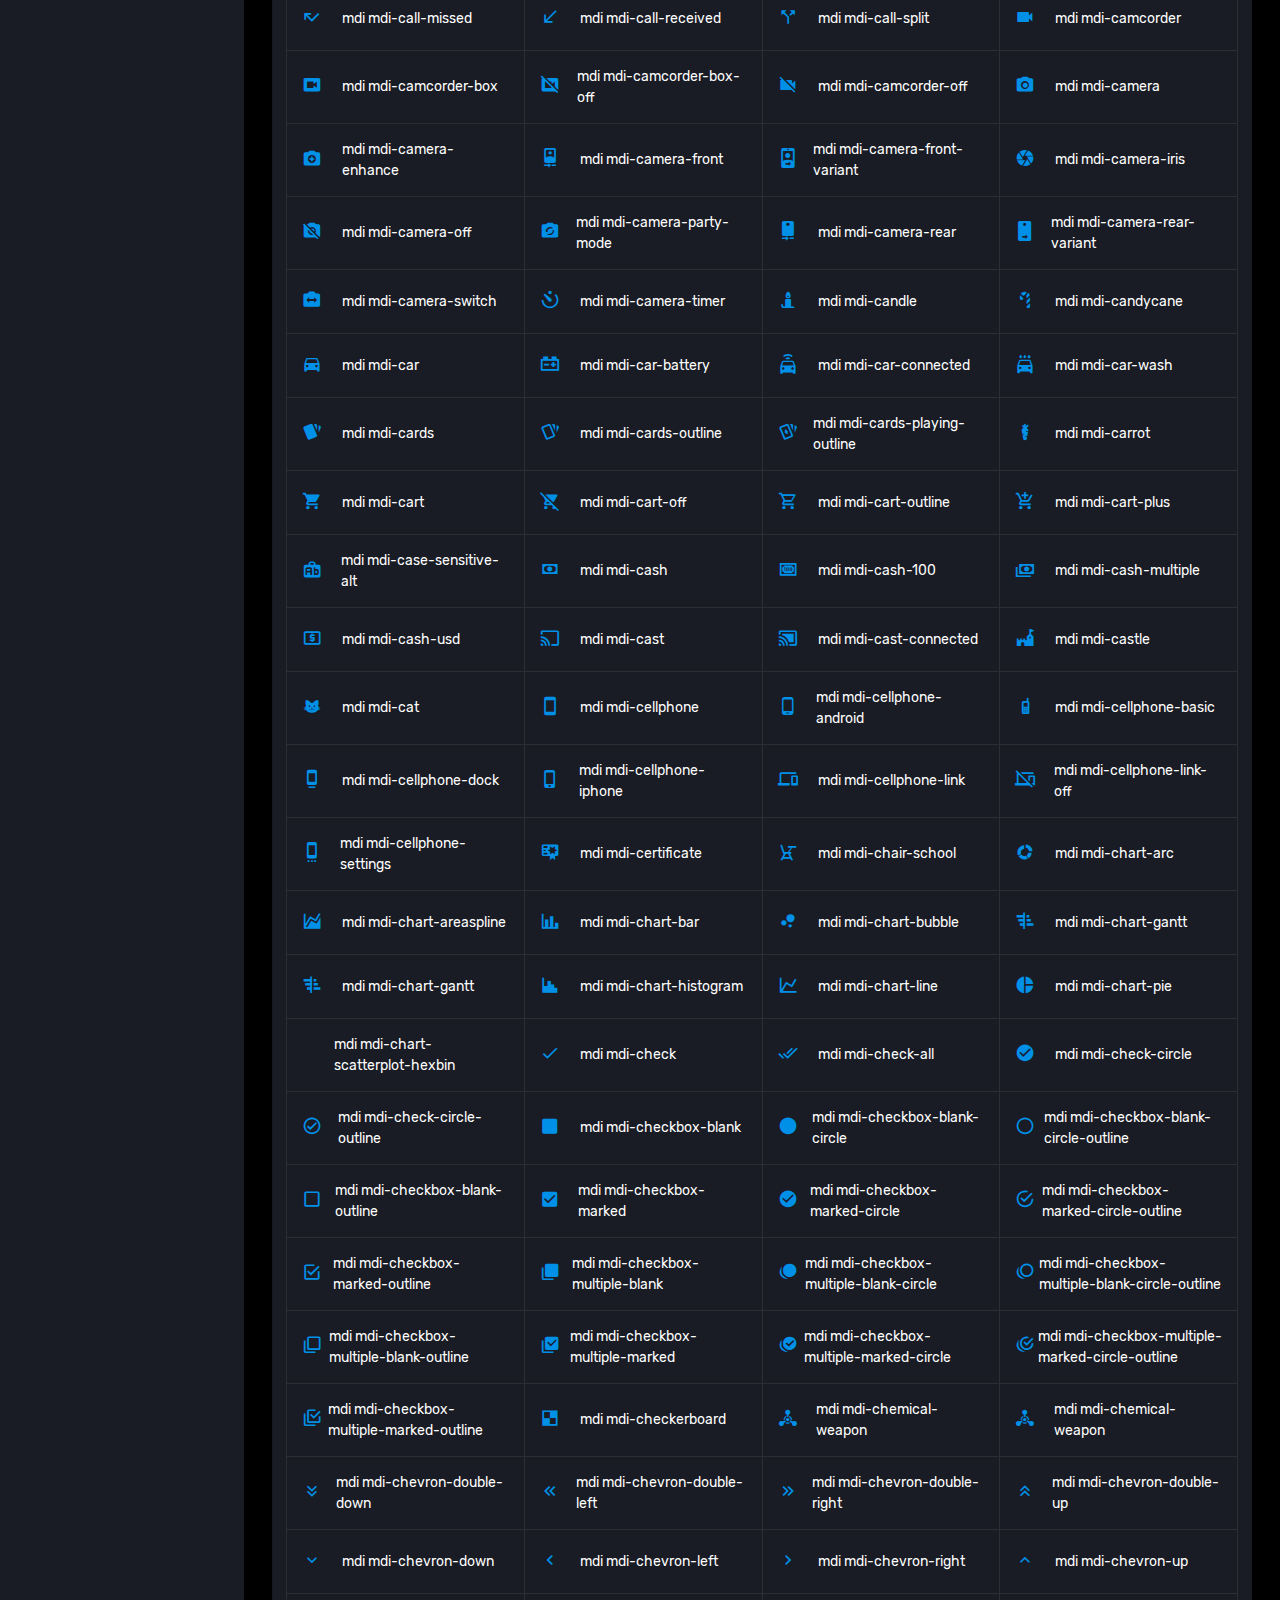
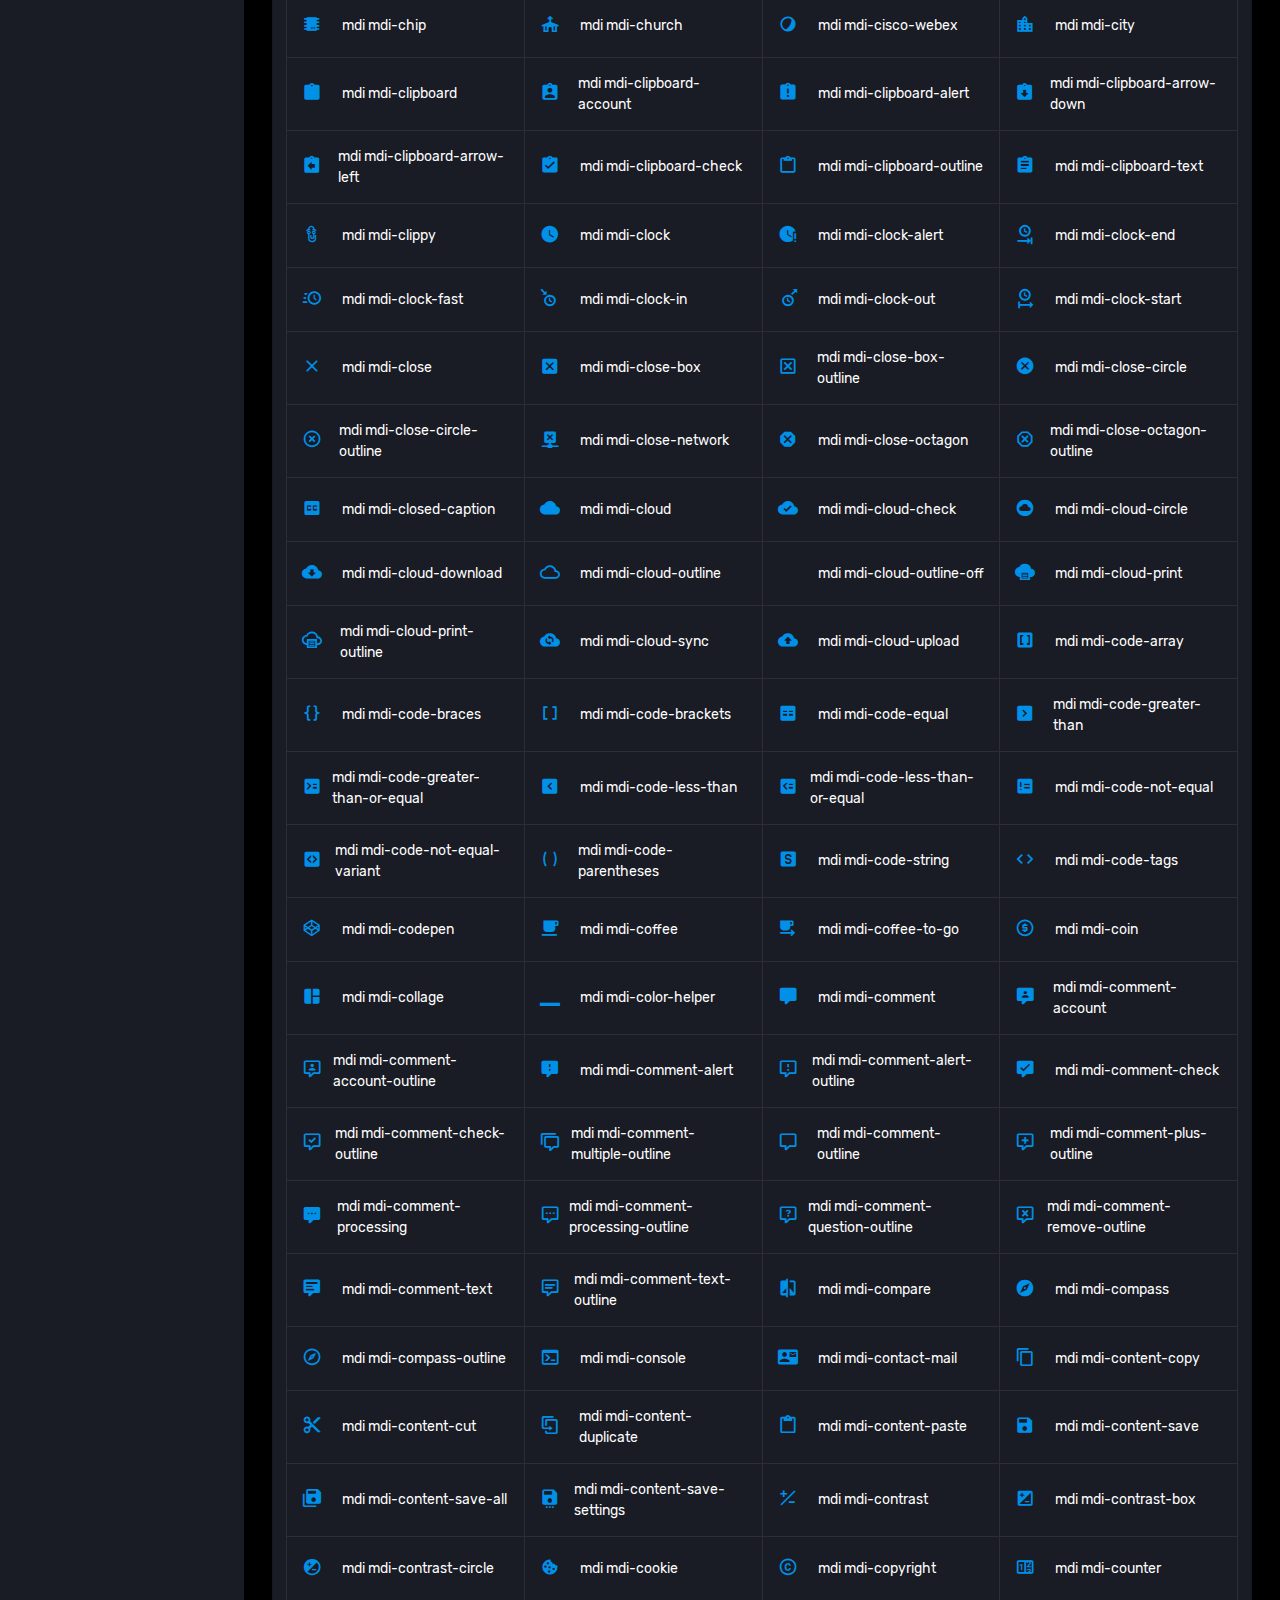
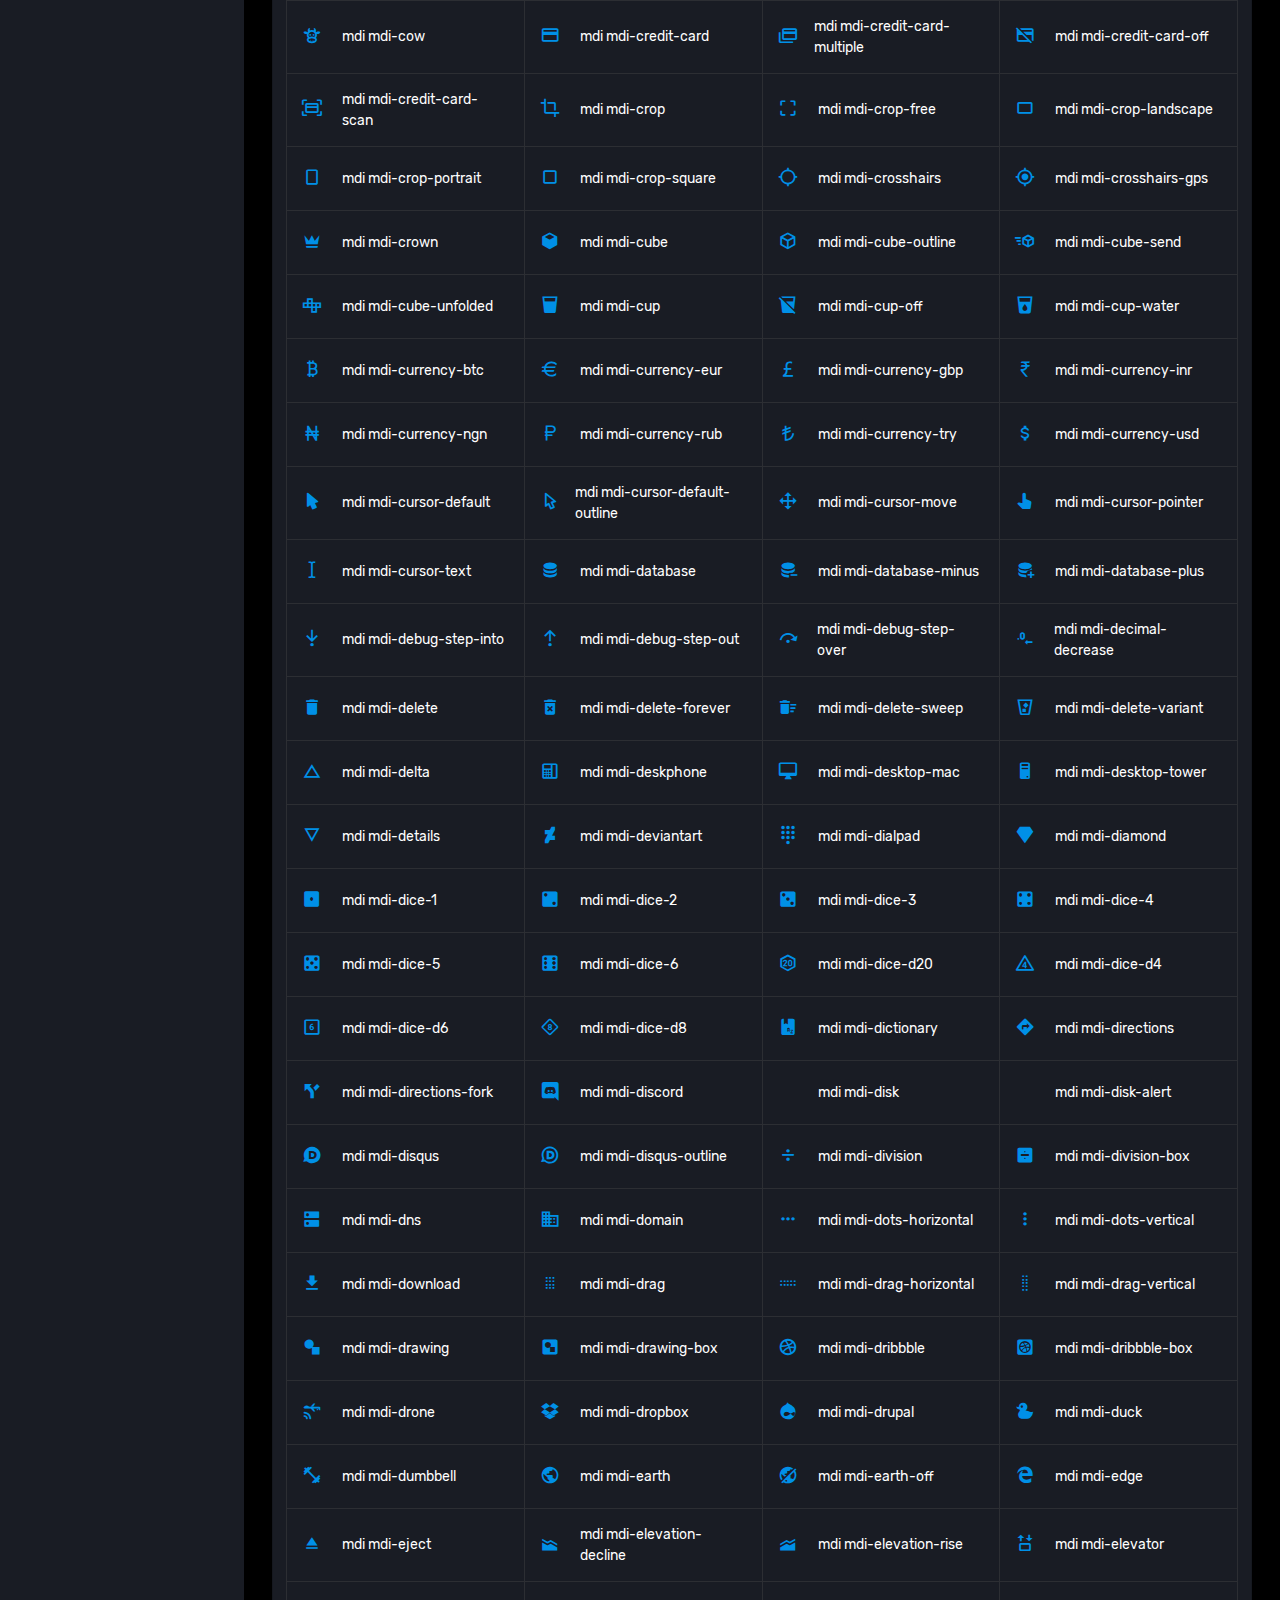
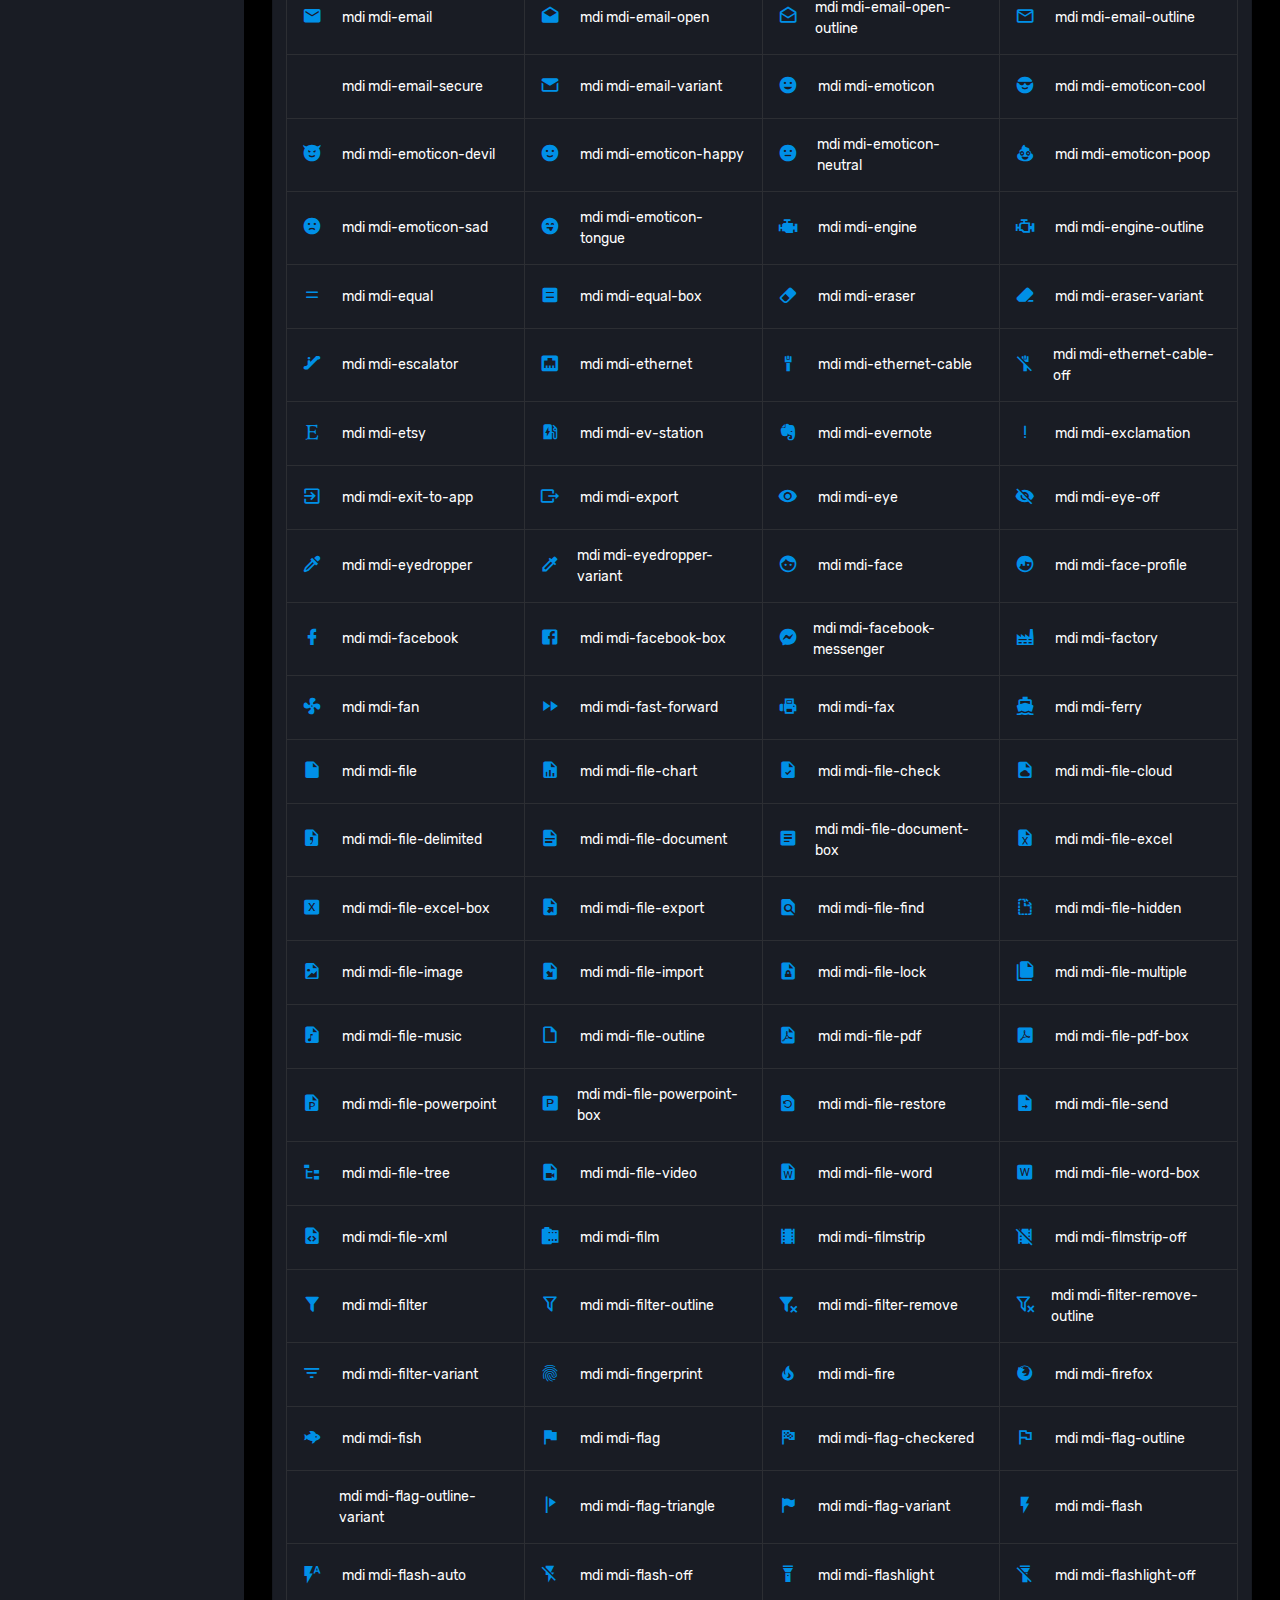
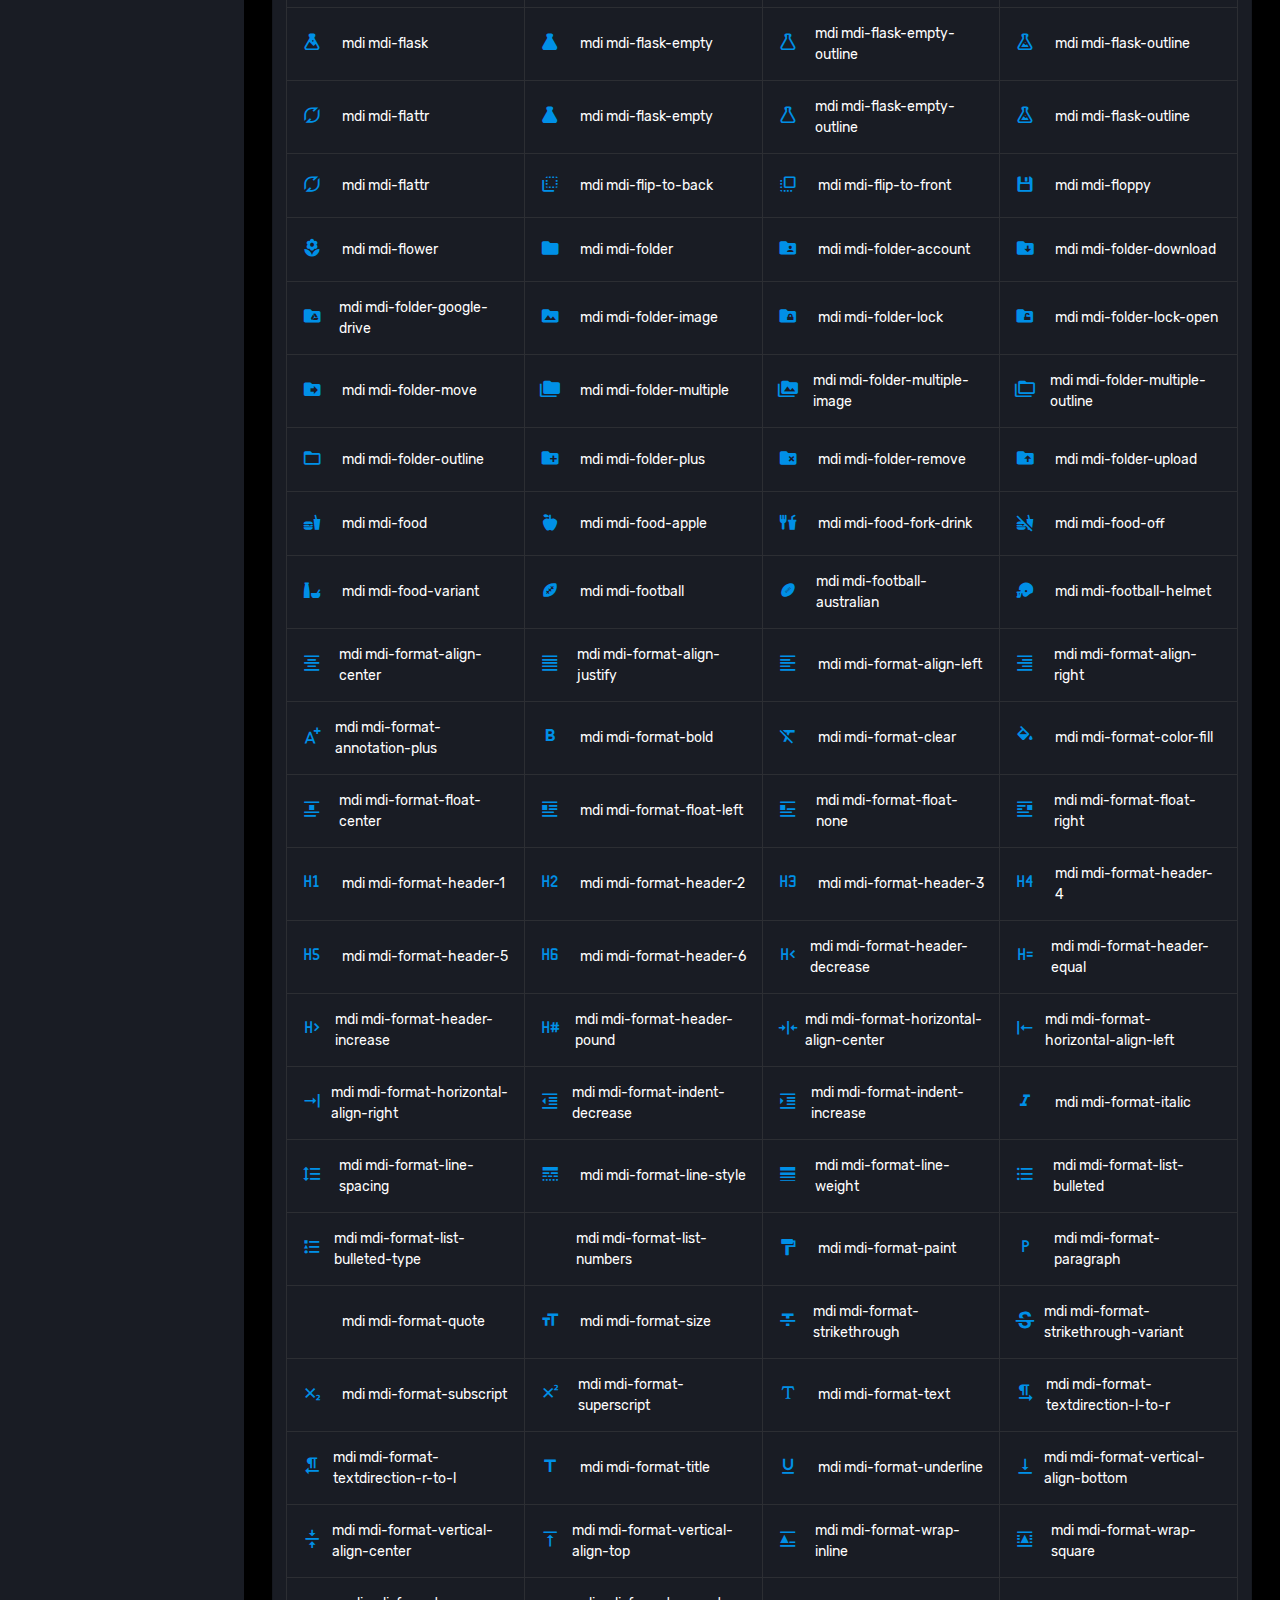
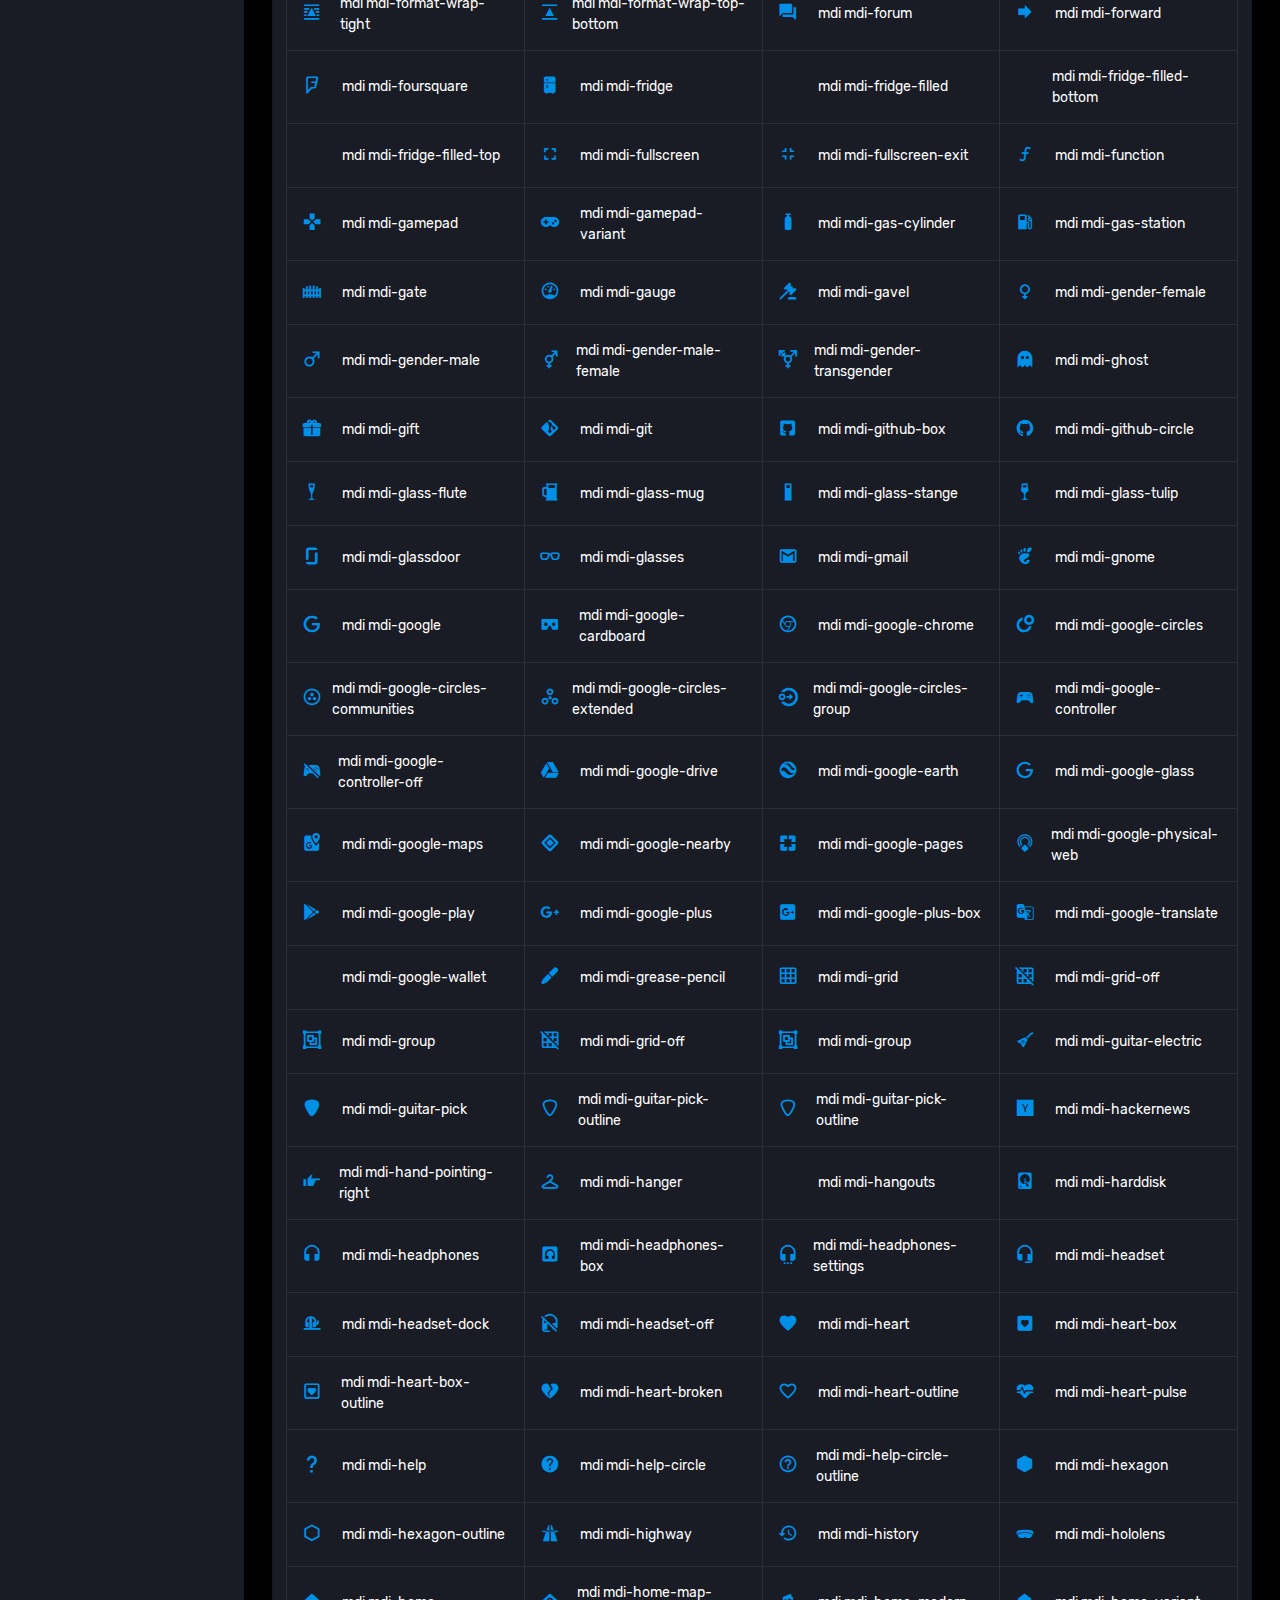
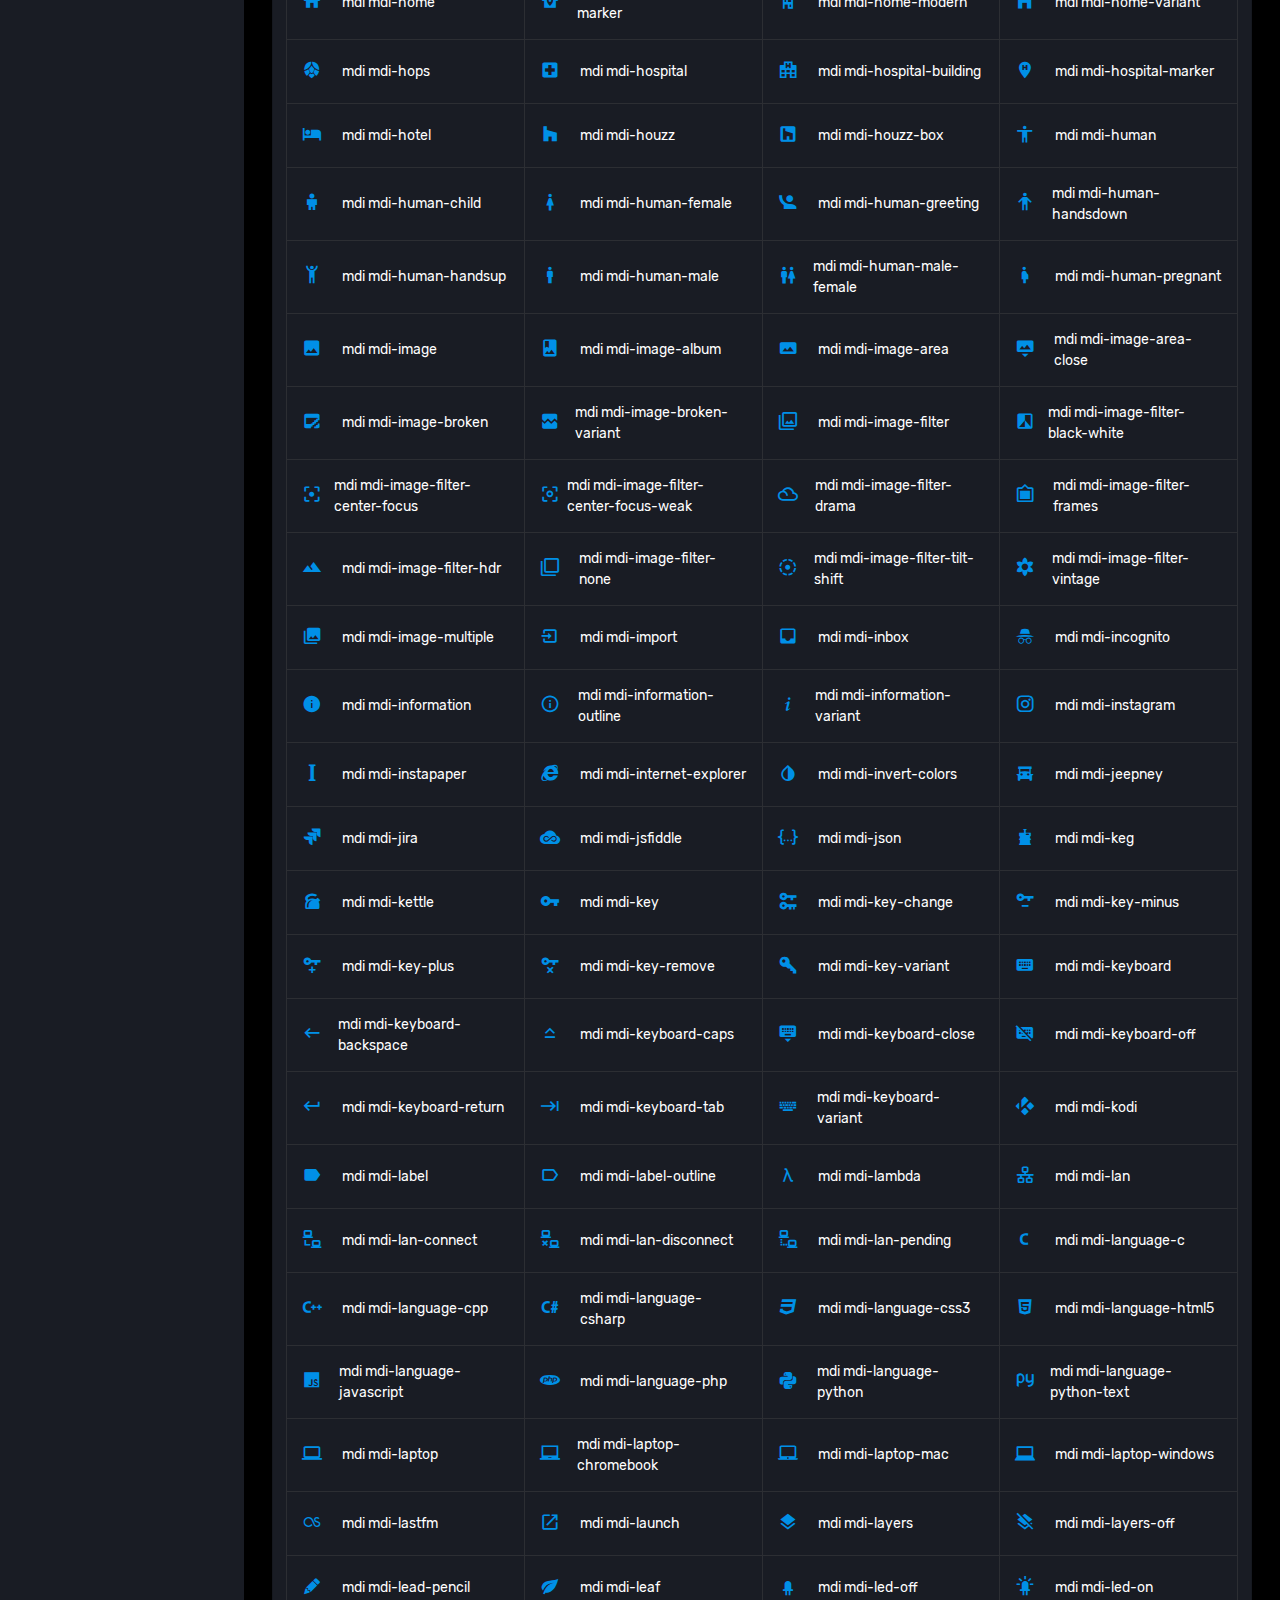
<file: web_flask/static/pages/icons/mdi.html>
<!DOCTYPE html>
<html lang="en">
  <head>
    <!-- Required meta tags -->
    <meta charset="utf-8">
    <meta name="viewport" content="width=device-width, initial-scale=1, shrink-to-fit=no">
    <title>Corona Admin</title>
    <!-- plugins:css -->
    <link rel="stylesheet" href="../../assets/vendors/mdi/css/materialdesignicons.min.css">
    <link rel="stylesheet" href="../../assets/vendors/css/vendor.bundle.base.css">
    <!-- endinject -->
    <!-- Plugin css for this page -->
    <!-- End Plugin css for this page -->
    <!-- inject:css -->
    <!-- endinject -->
    <!-- Layout styles -->
    <link rel="stylesheet" href="../../assets/css/style.css">
    <!-- End layout styles -->
    <link rel="shortcut icon" href="../../assets/images/favicon.png" />
  </head>
  <body>
    <div class=" container-scroller">
      <!-- partial:../../partials/_sidebar.html -->
      <nav class="sidebar sidebar-offcanvas" id="sidebar">
        <div class="sidebar-brand-wrapper d-none d-lg-flex align-items-center justify-content-center fixed-top">
          <a class="sidebar-brand brand-logo" href="../../index.html"><img src="../../assets/images/logo.svg" alt="logo" /></a>
          <a class="sidebar-brand brand-logo-mini" href="../../index.html"><img src="../../assets/images/logo-mini.svg" alt="logo" /></a>
        </div>
        <ul class="nav">
          <li class="nav-item profile">
            <div class="profile-desc">
              <div class="profile-pic">
                <div class="count-indicator">
                  <img class="img-xs rounded-circle " src="../../assets/images/faces/face15.jpg" alt="">
                  <span class="count bg-success"></span>
                </div>
                <div class="profile-name">
                  <h5 class="mb-0 font-weight-normal">Henry Klein</h5>
                  <span>Gold Member</span>
                </div>
              </div>
              <a href="#" id="profile-dropdown" data-toggle="dropdown"><i class="mdi mdi-dots-vertical"></i></a>
              <div class="dropdown-menu dropdown-menu-right sidebar-dropdown preview-list" aria-labelledby="profile-dropdown">
                <a href="#" class="dropdown-item preview-item">
                  <div class="preview-thumbnail">
                    <div class="preview-icon bg-dark rounded-circle">
                      <i class="mdi mdi-settings text-primary"></i>
                    </div>
                  </div>
                  <div class="preview-item-content">
                    <p class="preview-subject ellipsis mb-1 text-small">Account settings</p>
                  </div>
                </a>
                <div class="dropdown-divider"></div>
                <a href="#" class="dropdown-item preview-item">
                  <div class="preview-thumbnail">
                    <div class="preview-icon bg-dark rounded-circle">
                      <i class="mdi mdi-onepassword  text-info"></i>
                    </div>
                  </div>
                  <div class="preview-item-content">
                    <p class="preview-subject ellipsis mb-1 text-small">Change Password</p>
                  </div>
                </a>
                <div class="dropdown-divider"></div>
                <a href="#" class="dropdown-item preview-item">
                  <div class="preview-thumbnail">
                    <div class="preview-icon bg-dark rounded-circle">
                      <i class="mdi mdi-calendar-today text-success"></i>
                    </div>
                  </div>
                  <div class="preview-item-content">
                    <p class="preview-subject ellipsis mb-1 text-small">To-do list</p>
                  </div>
                </a>
              </div>
            </div>
          </li>
          <li class="nav-item nav-category">
            <span class="nav-link">Navigation</span>
          </li>
          <li class="nav-item menu-items">
            <a class="nav-link" href="../../index.html">
              <span class="menu-icon">
                <i class="mdi mdi-speedometer"></i>
              </span>
              <span class="menu-title">Dashboard</span>
            </a>
          </li>
          <li class="nav-item menu-items">
            <a class="nav-link" data-toggle="collapse" href="#ui-basic" aria-expanded="false" aria-controls="ui-basic">
              <span class="menu-icon">
                <i class="mdi mdi-laptop"></i>
              </span>
              <span class="menu-title">Basic UI Elements</span>
              <i class="menu-arrow"></i>
            </a>
            <div class="collapse" id="ui-basic">
              <ul class="nav flex-column sub-menu">
                <li class="nav-item"> <a class="nav-link" href="../../pages/ui-features/buttons.html">Buttons</a></li>
                <li class="nav-item"> <a class="nav-link" href="../../pages/ui-features/dropdowns.html">Dropdowns</a></li>
                <li class="nav-item"> <a class="nav-link" href="../../pages/ui-features/typography.html">Typography</a></li>
              </ul>
            </div>
          </li>
          <li class="nav-item menu-items">
            <a class="nav-link" href="../../pages/forms/basic_elements.html">
              <span class="menu-icon">
                <i class="mdi mdi-playlist-play"></i>
              </span>
              <span class="menu-title">Form Elements</span>
            </a>
          </li>
          <li class="nav-item menu-items">
            <a class="nav-link" href="../../pages/tables/basic-table.html">
              <span class="menu-icon">
                <i class="mdi mdi-table-large"></i>
              </span>
              <span class="menu-title">Tables</span>
            </a>
          </li>
          <li class="nav-item menu-items">
            <a class="nav-link" href="../../pages/charts/chartjs.html">
              <span class="menu-icon">
                <i class="mdi mdi-chart-bar"></i>
              </span>
              <span class="menu-title">Charts</span>
            </a>
          </li>
          <li class="nav-item menu-items">
            <a class="nav-link" href="../../pages/icons/mdi.html">
              <span class="menu-icon">
                <i class="mdi mdi-contacts"></i>
              </span>
              <span class="menu-title">Icons</span>
            </a>
          </li>
          <li class="nav-item menu-items">
            <a class="nav-link" data-toggle="collapse" href="#auth" aria-expanded="false" aria-controls="auth">
              <span class="menu-icon">
                <i class="mdi mdi-security"></i>
              </span>
              <span class="menu-title">User Pages</span>
              <i class="menu-arrow"></i>
            </a>
            <div class="collapse" id="auth">
              <ul class="nav flex-column sub-menu">
                <li class="nav-item"> <a class="nav-link" href="../../pages/samples/blank-page.html"> Blank Page </a></li>
                <li class="nav-item"> <a class="nav-link" href="../../pages/samples/error-404.html"> 404 </a></li>
                <li class="nav-item"> <a class="nav-link" href="../../pages/samples/error-500.html"> 500 </a></li>
                <li class="nav-item"> <a class="nav-link" href="../../pages/samples/login.html"> Login </a></li>
                <li class="nav-item"> <a class="nav-link" href="../../pages/samples/register.html"> Register </a></li>
              </ul>
            </div>
          </li>
          <li class="nav-item menu-items">
            <a class="nav-link" href="http://www.bootstrapdash.com/demo/corona-free/jquery/documentation/documentation.html">
              <span class="menu-icon">
                <i class="mdi mdi-file-document-box"></i>
              </span>
              <span class="menu-title">Documentation</span>
            </a>
          </li>
        </ul>
      </nav>
      <!-- partial -->
      <div class="container-fluid page-body-wrapper">
        <!-- partial:../../partials/_navbar.html -->
        <nav class="navbar p-0 fixed-top d-flex flex-row">
          <div class="navbar-brand-wrapper d-flex d-lg-none align-items-center justify-content-center">
            <a class="navbar-brand brand-logo-mini" href="../../index.html"><img src="../../assets/images/logo-mini.svg" alt="logo" /></a>
          </div>
          <div class="navbar-menu-wrapper flex-grow d-flex align-items-stretch">
            <button class="navbar-toggler navbar-toggler align-self-center" type="button" data-toggle="minimize">
              <span class="mdi mdi-menu"></span>
            </button>
            <ul class="navbar-nav w-100">
              <li class="nav-item w-100">
                <form class="nav-link mt-2 mt-md-0 d-none d-lg-flex search">
                  <input type="text" class="form-control" placeholder="Search products">
                </form>
              </li>
            </ul>
            <ul class="navbar-nav navbar-nav-right">
              <li class="nav-item dropdown d-none d-lg-block">
                <a class="nav-link btn btn-success create-new-button" id="createbuttonDropdown" data-toggle="dropdown" aria-expanded="false" href="#">+ Create New Project</a>
                <div class="dropdown-menu dropdown-menu-right navbar-dropdown preview-list" aria-labelledby="createbuttonDropdown">
                  <h6 class="p-3 mb-0">Projects</h6>
                  <div class="dropdown-divider"></div>
                  <a class="dropdown-item preview-item">
                    <div class="preview-thumbnail">
                      <div class="preview-icon bg-dark rounded-circle">
                        <i class="mdi mdi-file-outline text-primary"></i>
                      </div>
                    </div>
                    <div class="preview-item-content">
                      <p class="preview-subject ellipsis mb-1">Software Development</p>
                    </div>
                  </a>
                  <div class="dropdown-divider"></div>
                  <a class="dropdown-item preview-item">
                    <div class="preview-thumbnail">
                      <div class="preview-icon bg-dark rounded-circle">
                        <i class="mdi mdi-web text-info"></i>
                      </div>
                    </div>
                    <div class="preview-item-content">
                      <p class="preview-subject ellipsis mb-1">UI Development</p>
                    </div>
                  </a>
                  <div class="dropdown-divider"></div>
                  <a class="dropdown-item preview-item">
                    <div class="preview-thumbnail">
                      <div class="preview-icon bg-dark rounded-circle">
                        <i class="mdi mdi-layers text-danger"></i>
                      </div>
                    </div>
                    <div class="preview-item-content">
                      <p class="preview-subject ellipsis mb-1">Software Testing</p>
                    </div>
                  </a>
                  <div class="dropdown-divider"></div>
                  <p class="p-3 mb-0 text-center">See all projects</p>
                </div>
              </li>
              <li class="nav-item nav-settings d-none d-lg-block">
                <a class="nav-link" href="#">
                  <i class="mdi mdi-view-grid"></i>
                </a>
              </li>
              <li class="nav-item dropdown border-left">
                <a class="nav-link count-indicator dropdown-toggle" id="messageDropdown" href="#" data-toggle="dropdown" aria-expanded="false">
                  <i class="mdi mdi-email"></i>
                  <span class="count bg-success"></span>
                </a>
                <div class="dropdown-menu dropdown-menu-right navbar-dropdown preview-list" aria-labelledby="messageDropdown">
                  <h6 class="p-3 mb-0">Messages</h6>
                  <div class="dropdown-divider"></div>
                  <a class="dropdown-item preview-item">
                    <div class="preview-thumbnail">
                      <img src="../../assets/images/faces/face4.jpg" alt="image" class="rounded-circle profile-pic">
                    </div>
                    <div class="preview-item-content">
                      <p class="preview-subject ellipsis mb-1">Mark send you a message</p>
                      <p class="text-muted mb-0"> 1 Minutes ago </p>
                    </div>
                  </a>
                  <div class="dropdown-divider"></div>
                  <a class="dropdown-item preview-item">
                    <div class="preview-thumbnail">
                      <img src="../../assets/images/faces/face2.jpg" alt="image" class="rounded-circle profile-pic">
                    </div>
                    <div class="preview-item-content">
                      <p class="preview-subject ellipsis mb-1">Cregh send you a message</p>
                      <p class="text-muted mb-0"> 15 Minutes ago </p>
                    </div>
                  </a>
                  <div class="dropdown-divider"></div>
                  <a class="dropdown-item preview-item">
                    <div class="preview-thumbnail">
                      <img src="../../assets/images/faces/face3.jpg" alt="image" class="rounded-circle profile-pic">
                    </div>
                    <div class="preview-item-content">
                      <p class="preview-subject ellipsis mb-1">Profile picture updated</p>
                      <p class="text-muted mb-0"> 18 Minutes ago </p>
                    </div>
                  </a>
                  <div class="dropdown-divider"></div>
                  <p class="p-3 mb-0 text-center">4 new messages</p>
                </div>
              </li>
              <li class="nav-item dropdown border-left">
                <a class="nav-link count-indicator dropdown-toggle" id="notificationDropdown" href="#" data-toggle="dropdown">
                  <i class="mdi mdi-bell"></i>
                  <span class="count bg-danger"></span>
                </a>
                <div class="dropdown-menu dropdown-menu-right navbar-dropdown preview-list" aria-labelledby="notificationDropdown">
                  <h6 class="p-3 mb-0">Notifications</h6>
                  <div class="dropdown-divider"></div>
                  <a class="dropdown-item preview-item">
                    <div class="preview-thumbnail">
                      <div class="preview-icon bg-dark rounded-circle">
                        <i class="mdi mdi-calendar text-success"></i>
                      </div>
                    </div>
                    <div class="preview-item-content">
                      <p class="preview-subject mb-1">Event today</p>
                      <p class="text-muted ellipsis mb-0"> Just a reminder that you have an event today </p>
                    </div>
                  </a>
                  <div class="dropdown-divider"></div>
                  <a class="dropdown-item preview-item">
                    <div class="preview-thumbnail">
                      <div class="preview-icon bg-dark rounded-circle">
                        <i class="mdi mdi-settings text-danger"></i>
                      </div>
                    </div>
                    <div class="preview-item-content">
                      <p class="preview-subject mb-1">Settings</p>
                      <p class="text-muted ellipsis mb-0"> Update dashboard </p>
                    </div>
                  </a>
                  <div class="dropdown-divider"></div>
                  <a class="dropdown-item preview-item">
                    <div class="preview-thumbnail">
                      <div class="preview-icon bg-dark rounded-circle">
                        <i class="mdi mdi-link-variant text-warning"></i>
                      </div>
                    </div>
                    <div class="preview-item-content">
                      <p class="preview-subject mb-1">Launch Admin</p>
                      <p class="text-muted ellipsis mb-0"> New admin wow! </p>
                    </div>
                  </a>
                  <div class="dropdown-divider"></div>
                  <p class="p-3 mb-0 text-center">See all notifications</p>
                </div>
              </li>
              <li class="nav-item dropdown">
                <a class="nav-link" id="profileDropdown" href="#" data-toggle="dropdown">
                  <div class="navbar-profile">
                    <img class="img-xs rounded-circle" src="../../assets/images/faces/face15.jpg" alt="">
                    <p class="mb-0 d-none d-sm-block navbar-profile-name">Henry Klein</p>
                    <i class="mdi mdi-menu-down d-none d-sm-block"></i>
                  </div>
                </a>
                <div class="dropdown-menu dropdown-menu-right navbar-dropdown preview-list" aria-labelledby="profileDropdown">
                  <h6 class="p-3 mb-0">Profile</h6>
                  <div class="dropdown-divider"></div>
                  <a class="dropdown-item preview-item">
                    <div class="preview-thumbnail">
                      <div class="preview-icon bg-dark rounded-circle">
                        <i class="mdi mdi-settings text-success"></i>
                      </div>
                    </div>
                    <div class="preview-item-content">
                      <p class="preview-subject mb-1">Settings</p>
                    </div>
                  </a>
                  <div class="dropdown-divider"></div>
                  <a class="dropdown-item preview-item">
                    <div class="preview-thumbnail">
                      <div class="preview-icon bg-dark rounded-circle">
                        <i class="mdi mdi-logout text-danger"></i>
                      </div>
                    </div>
                    <div class="preview-item-content">
                      <p class="preview-subject mb-1">Log out</p>
                    </div>
                  </a>
                  <div class="dropdown-divider"></div>
                  <p class="p-3 mb-0 text-center">Advanced settings</p>
                </div>
              </li>
            </ul>
            <button class="navbar-toggler navbar-toggler-right d-lg-none align-self-center" type="button" data-toggle="offcanvas">
              <span class="mdi mdi-format-line-spacing"></span>
            </button>
          </div>
        </nav>
        <!-- partial -->
        <div class="main-panel">
          <div class="content-wrapper">
            <div class="page-header">
              <h3 class="page-title"> Material design icons </h3>
              <nav aria-label="breadcrumb">
                <ol class="breadcrumb">
                  <li class="breadcrumb-item"><a href="#">Icons</a></li>
                  <li class="breadcrumb-item active" aria-current="page">Material design icons</li>
                </ol>
              </nav>
            </div>
            <div class="row">
              <div class="col-lg-12 grid-margin">
                <div class="card">
                  <div class="card-body">
                    <div class="row icons-list">
                      <div class="col-sm-6 col-md-4 col-lg-3">
                        <i class="mdi mdi-access-point"></i> mdi mdi-access-point
                      </div>
                      <div class="col-sm-6 col-md-4 col-lg-3">
                        <i class="mdi mdi-access-point-network"></i> mdi mdi-access-point-network
                      </div>
                      <div class="col-sm-6 col-md-4 col-lg-3">
                        <i class="mdi mdi-account"></i> mdi mdi-account
                      </div>
                      <div class="col-sm-6 col-md-4 col-lg-3">
                        <i class="mdi mdi-account-box"></i> mdi mdi-account-box
                      </div>
                      <div class="col-sm-6 col-md-4 col-lg-3">
                        <i class="mdi mdi-account-box-outline"></i> mdi mdi-account-box-outline
                      </div>
                      <div class="col-sm-6 col-md-4 col-lg-3">
                        <i class="mdi mdi-account-card-details"></i> mdi mdi-account-card-details
                      </div>
                      <div class="col-sm-6 col-md-4 col-lg-3">
                        <i class="mdi mdi-account-check"></i> mdi mdi-account-check
                      </div>
                      <div class="col-sm-6 col-md-4 col-lg-3">
                        <i class="mdi mdi-account-circle"></i> mdi mdi-account-circle
                      </div>
                      <div class="col-sm-6 col-md-4 col-lg-3">
                        <i class="mdi mdi-account-convert"></i> mdi mdi-account-convert
                      </div>
                      <div class="col-sm-6 col-md-4 col-lg-3">
                        <i class="mdi mdi-account-key"></i> mdi mdi-account-key
                      </div>
                      <div class="col-sm-6 col-md-4 col-lg-3">
                        <i class="mdi mdi-account-location"></i> mdi mdi-account-location
                      </div>
                      <div class="col-sm-6 col-md-4 col-lg-3">
                        <i class="mdi mdi-account-minus"></i> mdi mdi-account-minus
                      </div>
                      <div class="col-sm-6 col-md-4 col-lg-3">
                        <i class="mdi mdi-account-multiple"></i> mdi mdi-account-multiple
                      </div>
                      <div class="col-sm-6 col-md-4 col-lg-3">
                        <i class="mdi mdi-account-multiple-minus"></i> mdi mdi-account-multiple-minus
                      </div>
                      <div class="col-sm-6 col-md-4 col-lg-3">
                        <i class="mdi mdi-account-multiple-outline"></i> mdi mdi-account-multiple-outline
                      </div>
                      <div class="col-sm-6 col-md-4 col-lg-3">
                        <i class="mdi mdi-account-multiple-plus"></i> mdi mdi-account-multiple-plus
                      </div>
                      <div class="col-sm-6 col-md-4 col-lg-3">
                        <i class="mdi mdi-account-network"></i> mdi mdi-account-network
                      </div>
                      <div class="col-sm-6 col-md-4 col-lg-3">
                        <i class="mdi mdi-account-off"></i> mdi mdi-account-off
                      </div>
                      <div class="col-sm-6 col-md-4 col-lg-3">
                        <i class="mdi mdi-account-outline"></i> mdi mdi-account-outline
                      </div>
                      <div class="col-sm-6 col-md-4 col-lg-3">
                        <i class="mdi mdi-account-plus"></i> mdi mdi-account-plus
                      </div>
                      <div class="col-sm-6 col-md-4 col-lg-3">
                        <i class="mdi mdi-account-remove"></i> mdi mdi-account-remove
                      </div>
                      <div class="col-sm-6 col-md-4 col-lg-3">
                        <i class="mdi mdi-account-search"></i> mdi mdi-account-search
                      </div>
                      <div class="col-sm-6 col-md-4 col-lg-3">
                        <i class="mdi mdi-account-settings"></i> mdi mdi-account-settings
                      </div>
                      <div class="col-sm-6 col-md-4 col-lg-3">
                        <i class="mdi mdi-account-settings-variant"></i> mdi mdi-account-settings-variant
                      </div>
                      <div class="col-sm-6 col-md-4 col-lg-3">
                        <i class="mdi mdi-account-star"></i> mdi mdi-account-star
                      </div>
                      <div class="col-sm-6 col-md-4 col-lg-3">
                        <i class="mdi mdi-account-switch"></i> mdi mdi-account-switch
                      </div>
                      <div class="col-sm-6 col-md-4 col-lg-3">
                        <i class="mdi mdi-adjust"></i> mdi mdi-adjust
                      </div>
                      <div class="col-sm-6 col-md-4 col-lg-3">
                        <i class="mdi mdi-air-conditioner"></i> mdi mdi-air-conditioner
                      </div>
                      <div class="col-sm-6 col-md-4 col-lg-3">
                        <i class="mdi mdi-airballoon"></i> mdi mdi-airballoon
                      </div>
                      <div class="col-sm-6 col-md-4 col-lg-3">
                        <i class="mdi mdi-airplane"></i> mdi mdi-airplane
                      </div>
                      <div class="col-sm-6 col-md-4 col-lg-3">
                        <i class="mdi mdi-airplane-landing"></i> mdi mdi-airplane-landing
                      </div>
                      <div class="col-sm-6 col-md-4 col-lg-3">
                        <i class="mdi mdi-airplane-off"></i> mdi mdi-airplane-off
                      </div>
                      <div class="col-sm-6 col-md-4 col-lg-3">
                        <i class="mdi mdi-airplane-takeoff"></i> mdi mdi-airplane-takeoff
                      </div>
                      <div class="col-sm-6 col-md-4 col-lg-3">
                        <i class="mdi mdi-airplay"></i> mdi mdi-airplay
                      </div>
                      <div class="col-sm-6 col-md-4 col-lg-3">
                        <i class="mdi mdi-alarm"></i> mdi mdi-alarm
                      </div>
                      <div class="col-sm-6 col-md-4 col-lg-3">
                        <i class="mdi mdi-alarm-check"></i> mdi mdi-alarm-check
                      </div>
                      <div class="col-sm-6 col-md-4 col-lg-3">
                        <i class="mdi mdi-alarm-multiple"></i> mdi mdi-alarm-multiple
                      </div>
                      <div class="col-sm-6 col-md-4 col-lg-3">
                        <i class="mdi mdi-alarm-off"></i> mdi mdi-alarm-off
                      </div>
                      <div class="col-sm-6 col-md-4 col-lg-3">
                        <i class="mdi mdi-alarm-plus"></i> mdi mdi-alarm-plus
                      </div>
                      <div class="col-sm-6 col-md-4 col-lg-3">
                        <i class="mdi mdi-album"></i> mdi mdi-albums
                      </div>
                      <div class="col-sm-6 col-md-4 col-lg-3">
                        <i class="mdi mdi-alert"></i> mdi mdi-alert
                      </div>
                      <div class="col-sm-6 col-md-4 col-lg-3">
                        <i class="mdi mdi-alert-box"></i> mdi mdi-alert-box
                      </div>
                      <div class="col-sm-6 col-md-4 col-lg-3">
                        <i class="mdi mdi-alert-circle"></i> mdi mdi-alert-circle
                      </div>
                      <div class="col-sm-6 col-md-4 col-lg-3">
                        <i class="mdi mdi-alert-circle-outline"></i> mdi mdi-alert-circle-outline
                      </div>
                      <div class="col-sm-6 col-md-4 col-lg-3">
                        <i class="mdi mdi-alert-octagon"></i> mdi mdi-alert-octagon
                      </div>
                      <div class="col-sm-6 col-md-4 col-lg-3">
                        <i class="mdi mdi-alert-outline"></i> mdi mdi-alert-outline
                      </div>
                      <div class="col-sm-6 col-md-4 col-lg-3">
                        <i class="mdi mdi-alpha"></i> mdi mdi-alpha
                      </div>
                      <div class="col-sm-6 col-md-4 col-lg-3">
                        <i class="mdi mdi-alphabetical"></i> mdi mdi-alphabetical
                      </div>
                      <div class="col-sm-6 col-md-4 col-lg-3">
                        <i class="mdi mdi-altimeter"></i> mdi mdi-altimeter
                      </div>
                      <div class="col-sm-6 col-md-4 col-lg-3">
                        <i class="mdi mdi-amazon"></i> mdi mdi-amazon
                      </div>
                      <div class="col-sm-6 col-md-4 col-lg-3">
                        <i class="mdi mdi-amazon-clouddrive"></i> mdi mdi-amazon-clouddrive
                      </div>
                      <div class="col-sm-6 col-md-4 col-lg-3">
                        <i class="mdi mdi-ambulance"></i> mdi mdi-ambulance
                      </div>
                      <div class="col-sm-6 col-md-4 col-lg-3">
                        <i class="mdi mdi-amplifier"></i> mdi mdi-amplifier
                      </div>
                      <div class="col-sm-6 col-md-4 col-lg-3">
                        <i class="mdi mdi-anchor"></i> mdi mdi-anchor
                      </div>
                      <div class="col-sm-6 col-md-4 col-lg-3">
                        <i class="mdi mdi-android"></i> mdi mdi-android
                      </div>
                      <div class="col-sm-6 col-md-4 col-lg-3">
                        <i class="mdi mdi-android-debug-bridge"></i> mdi mdi-android-debug-bridge
                      </div>
                      <div class="col-sm-6 col-md-4 col-lg-3">
                        <i class="mdi mdi-android-studio"></i> mdi mdi-android-studio
                      </div>
                      <div class="col-sm-6 col-md-4 col-lg-3">
                        <i class="mdi mdi-animation"></i> mdi mdi-animation
                      </div>
                      <div class="col-sm-6 col-md-4 col-lg-3">
                        <i class="mdi mdi-apple"></i> mdi mdi-apple
                      </div>
                      <div class="col-sm-6 col-md-4 col-lg-3">
                        <i class="mdi mdi-apple-finder"></i> mdi mdi-apple-finder
                      </div>
                      <div class="col-sm-6 col-md-4 col-lg-3">
                        <i class="mdi mdi-apple-ios"></i> mdi mdi-apple-ios
                      </div>
                      <div class="col-sm-6 col-md-4 col-lg-3">
                        <i class="mdi mdi-apple-keyboard-caps"></i> mdi mdi-apple-keyboard-caps
                      </div>
                      <div class="col-sm-6 col-md-4 col-lg-3">
                        <i class="mdi mdi-apple-keyboard-command"></i> mdi mdi-apple-keyboard-command
                      </div>
                      <div class="col-sm-6 col-md-4 col-lg-3">
                        <i class="mdi mdi-apple-keyboard-control"></i> mdi mdi-apple-keyboard-control
                      </div>
                      <div class="col-sm-6 col-md-4 col-lg-3">
                        <i class="mdi mdi-apple-keyboard-option"></i> mdi mdi-apple-keyboard-option
                      </div>
                      <div class="col-sm-6 col-md-4 col-lg-3">
                        <i class="mdi mdi-apple-keyboard-shift"></i> mdi mdi-apple-keyboard-shift
                      </div>
                      <div class="col-sm-6 col-md-4 col-lg-3">
                        <i class="mdi mdi-apple-mobileme "></i> mdi mdi-apple-mobileme
                      </div>
                      <div class="col-sm-6 col-md-4 col-lg-3">
                        <i class="mdi mdi-apple-safari"></i> mdi mdi-apple-safari
                      </div>
                      <div class="col-sm-6 col-md-4 col-lg-3">
                        <i class="mdi mdi-application"></i> mdi mdi-application
                      </div>
                      <div class="col-sm-6 col-md-4 col-lg-3">
                        <i class="mdi mdi-appnet"></i> mdi mdi-appnet
                      </div>
                      <div class="col-sm-6 col-md-4 col-lg-3">
                        <i class="mdi mdi-apps"></i> mdi mdi-apps
                      </div>
                      <div class="col-sm-6 col-md-4 col-lg-3">
                        <i class="mdi mdi-archive"></i> mdi mdi-archive
                      </div>
                      <div class="col-sm-6 col-md-4 col-lg-3">
                        <i class="mdi mdi-arrange-bring-forward"></i> mdi mdi-arrange-bring-forward
                      </div>
                      <div class="col-sm-6 col-md-4 col-lg-3">
                        <i class="mdi mdi-arrange-bring-to-front"></i> mdi mdi-arrange-bring-to-front
                      </div>
                      <div class="col-sm-6 col-md-4 col-lg-3">
                        <i class="mdi mdi-arrange-send-backward"></i> mdi mdi-arrange-send-backward
                      </div>
                      <div class="col-sm-6 col-md-4 col-lg-3">
                        <i class="mdi mdi-arrange-send-to-back"></i> mdi mdi-arrange-send-to-back
                      </div>
                      <div class="col-sm-6 col-md-4 col-lg-3">
                        <i class="mdi mdi-arrow-all"></i> mdi mdi-arrow-all
                      </div>
                      <div class="col-sm-6 col-md-4 col-lg-3">
                        <i class="mdi mdi-arrow-bottom-left"></i> mdi mdi-arrow-bottom-left
                      </div>
                      <div class="col-sm-6 col-md-4 col-lg-3">
                        <i class="mdi mdi-arrow-bottom-right"></i> mdi mdi-arrow-bottom-right
                      </div>
                      <div class="col-sm-6 col-md-4 col-lg-3">
                        <i class="mdi mdi-arrow-compress"></i> mdi mdi-arrow-compress
                      </div>
                      <div class="col-sm-6 col-md-4 col-lg-3">
                        <i class="mdi mdi-arrow-compress-all"></i> mdi mdi-arrow-compress-all
                      </div>
                      <div class="col-sm-6 col-md-4 col-lg-3">
                        <i class="mdi mdi-arrow-down"></i> mdi mdi-arrow-down
                      </div>
                      <div class="col-sm-6 col-md-4 col-lg-3">
                        <i class="mdi mdi-arrow-down"></i> mdi mdi-arrow-down
                      </div>
                      <div class="col-sm-6 col-md-4 col-lg-3">
                        <i class="mdi mdi-arrow-down-bold-circle"></i> mdi mdi-arrow-down-bold-circle
                      </div>
                      <div class="col-sm-6 col-md-4 col-lg-3">
                        <i class="mdi mdi-arrow-down-bold-circle-outline"></i> mdi mdi-arrow-down-bold-circle-outline
                      </div>
                      <div class="col-sm-6 col-md-4 col-lg-3">
                        <i class="mdi mdi-arrow-down-bold-hexagon-outline"></i> mdi mdi-arrow-down-bold-hexagon-outline
                      </div>
                      <div class="col-sm-6 col-md-4 col-lg-3">
                        <i class="mdi mdi-arrow-down-drop-circle"></i> mdi mdi-arrow-down-drop-circle
                      </div>
                      <div class="col-sm-6 col-md-4 col-lg-3">
                        <i class="mdi mdi-arrow-down-drop-circle-outline"></i> mdi mdi-arrow-down-drop-circle-outline
                      </div>
                      <div class="col-sm-6 col-md-4 col-lg-3">
                        <i class="mdi mdi-arrow-expand"></i> mdi mdi-arrow-expand
                      </div>
                      <div class="col-sm-6 col-md-4 col-lg-3">
                        <i class="mdi mdi-arrow-expand-all"></i> mdi mdi-arrow-expand-all
                      </div>
                      <div class="col-sm-6 col-md-4 col-lg-3">
                        <i class="mdi mdi-arrow-left"></i> mdi mdi-arrow-left
                      </div>
                      <div class="col-sm-6 col-md-4 col-lg-3">
                        <i class="mdi mdi-arrow-left-bold"></i> mdi mdi-arrow-left-bold
                      </div>
                      <div class="col-sm-6 col-md-4 col-lg-3">
                        <i class="mdi mdi-arrow-left-bold-circle"></i> mdi mdi-arrow-left-bold-circle
                      </div>
                      <div class="col-sm-6 col-md-4 col-lg-3">
                        <i class="mdi mdi-arrow-left-bold-circle-outline"></i> mdi mdi-arrow-left-bold-circle-outline
                      </div>
                      <div class="col-sm-6 col-md-4 col-lg-3">
                        <i class="mdi mdi-arrow-left-bold-hexagon-outline"></i> mdi mdi-arrow-left-bold-hexagon-outline
                      </div>
                      <div class="col-sm-6 col-md-4 col-lg-3">
                        <i class="mdi mdi-arrow-left-drop-circle"></i> mdi mdi-arrow-left-drop-circle
                      </div>
                      <div class="col-sm-6 col-md-4 col-lg-3">
                        <i class="mdi mdi-arrow-left-drop-circle-outline"></i> mdi mdi-arrow-left-drop-circle-outline
                      </div>
                      <div class="col-sm-6 col-md-4 col-lg-3">
                        <i class="mdi mdi-arrow-right"></i> mdi mdi-arrow-right
                      </div>
                      <div class="col-sm-6 col-md-4 col-lg-3">
                        <i class="mdi mdi-arrow-right-bold"></i> mdi mdi-arrow-right-bold
                      </div>
                      <div class="col-sm-6 col-md-4 col-lg-3">
                        <i class="mdi mdi-arrow-right-bold-circle"></i> mdi mdi-arrow-right-bold-circle
                      </div>
                      <div class="col-sm-6 col-md-4 col-lg-3">
                        <i class="mdi mdi-arrow-right-bold-circle-outline"></i> mdi mdi-arrow-right-bold-circle-outline
                      </div>
                      <div class="col-sm-6 col-md-4 col-lg-3">
                        <i class="mdi mdi-arrow-right-bold-hexagon-outline"></i> mdi mdi-arrow-right-bold-hexagon-outline
                      </div>
                      <div class="col-sm-6 col-md-4 col-lg-3">
                        <i class="mdi mdi-arrow-right-drop-circle"></i> mdi mdi-arrow-right-drop-circle
                      </div>
                      <div class="col-sm-6 col-md-4 col-lg-3">
                        <i class="mdi mdi-arrow-right-drop-circle-outline"></i> mdi mdi-arrow-right-drop-circle-outline
                      </div>
                      <div class="col-sm-6 col-md-4 col-lg-3">
                        <i class="mdi mdi-arrow-top-left"></i> mdi mdi-arrow-top-left
                      </div>
                      <div class="col-sm-6 col-md-4 col-lg-3">
                        <i class="mdi mdi-arrow-top-right"></i> mdi mdi-arrow-top-right
                      </div>
                      <div class="col-sm-6 col-md-4 col-lg-3">
                        <i class="mdi mdi-arrow-up"></i> mdi mdi-arrow-up
                      </div>
                      <div class="col-sm-6 col-md-4 col-lg-3">
                        <i class="mdi mdi-arrow-up-bold"></i> mdi mdi-arrow-up-bold
                      </div>
                      <div class="col-sm-6 col-md-4 col-lg-3">
                        <i class="mdi mdi-arrow-up-bold-circle"></i> mdi mdi-arrow-up-bold-circle
                      </div>
                      <div class="col-sm-6 col-md-4 col-lg-3">
                        <i class="mdi mdi-arrow-up-bold-circle-outline"></i> mdi mdi-arrow-up-bold-circle-outline
                      </div>
                      <div class="col-sm-6 col-md-4 col-lg-3">
                        <i class="mdi mdi-arrow-up-bold-hexagon-outline"></i> mdi mdi-arrow-up-bold-hexagon-outline
                      </div>
                      <div class="col-sm-6 col-md-4 col-lg-3">
                        <i class="mdi mdi-arrow-up-drop-circle"></i> mdi mdi-arrow-up-drop-circle
                      </div>
                      <div class="col-sm-6 col-md-4 col-lg-3">
                        <i class="mdi mdi-arrow-up-drop-circle-outline"></i> mdi mdi-arrow-up-drop-circle-outline
                      </div>
                      <div class="col-sm-6 col-md-4 col-lg-3">
                        <i class="mdi mdi-assistant"></i> mdi mdi-assistant
                      </div>
                      <div class="col-sm-6 col-md-4 col-lg-3">
                        <i class="mdi mdi-at"></i> mdi mdi-at
                      </div>
                      <div class="col-sm-6 col-md-4 col-lg-3">
                        <i class="mdi mdi-attachment"></i> mdi mdi-attachment
                      </div>
                      <div class="col-sm-6 col-md-4 col-lg-3">
                        <i class="mdi mdi-audiobook"></i> mdi mdi-audiobook
                      </div>
                      <div class="col-sm-6 col-md-4 col-lg-3">
                        <i class="mdi mdi-auto-fix"></i> mdi mdi-auto-fix
                      </div>
                      <div class="col-sm-6 col-md-4 col-lg-3">
                        <i class="mdi mdi-auto-upload"></i> mdi mdi-auto-upload
                      </div>
                      <div class="col-sm-6 col-md-4 col-lg-3">
                        <i class="mdi mdi-autorenew"></i> mdi mdi-autorenew
                      </div>
                      <div class="col-sm-6 col-md-4 col-lg-3">
                        <i class="mdi mdi-av-timer"></i> mdi mdi-av-timer
                      </div>
                      <div class="col-sm-6 col-md-4 col-lg-3">
                        <i class="mdi mdi-baby"></i> mdi mdi-baby
                      </div>
                      <div class="col-sm-6 col-md-4 col-lg-3">
                        <i class="mdi mdi-backburger"></i> mdi mdi-backburger
                      </div>
                      <div class="col-sm-6 col-md-4 col-lg-3">
                        <i class="mdi mdi-backspace"></i> mdi mdi-backspace
                      </div>
                      <div class="col-sm-6 col-md-4 col-lg-3">
                        <i class="mdi mdi-backup-restore"></i> mdi mdi-backup-restore
                      </div>
                      <div class="col-sm-6 col-md-4 col-lg-3">
                        <i class="mdi mdi-bank"></i> mdi mdi-bank
                      </div>
                      <div class="col-sm-6 col-md-4 col-lg-3">
                        <i class="mdi mdi-barcode"></i> mdi mdi-barcode
                      </div>
                      <div class="col-sm-6 col-md-4 col-lg-3">
                        <i class="mdi mdi-barcode-scan"></i> mdi mdi-barcode-scan
                      </div>
                      <div class="col-sm-6 col-md-4 col-lg-3">
                        <i class="mdi mdi-barley"></i> mdi mdi-barley
                      </div>
                      <div class="col-sm-6 col-md-4 col-lg-3">
                        <i class="mdi mdi-barrel"></i> mdi mdi-barrel
                      </div>
                      <div class="col-sm-6 col-md-4 col-lg-3">
                        <i class="mdi mdi-basecamp"></i> mdi mdi-basecamp
                      </div>
                      <div class="col-sm-6 col-md-4 col-lg-3">
                        <i class="mdi mdi-basket"></i> mdi mdi-basket
                      </div>
                      <div class="col-sm-6 col-md-4 col-lg-3">
                        <i class="mdi mdi-basket-fill"></i> mdi mdi-basket-fill
                      </div>
                      <div class="col-sm-6 col-md-4 col-lg-3">
                        <i class="mdi mdi-basket-unfill"></i> mdi mdi-basket-unfill
                      </div>
                      <div class="col-sm-6 col-md-4 col-lg-3">
                        <i class="mdi mdi-battery"></i> mdi mdi-battery
                      </div>
                      <div class="col-sm-6 col-md-4 col-lg-3">
                        <i class="mdi mdi-battery-10"></i> mdi mdi-battery-10
                      </div>
                      <div class="col-sm-6 col-md-4 col-lg-3">
                        <i class="mdi mdi-battery-20"></i> mdi mdi-battery-20
                      </div>
                      <div class="col-sm-6 col-md-4 col-lg-3">
                        <i class="mdi mdi-battery-30"></i> mdi mdi-battery-30
                      </div>
                      <div class="col-sm-6 col-md-4 col-lg-3">
                        <i class="mdi mdi-battery-40"></i> mdi mdi-battery-40
                      </div>
                      <div class="col-sm-6 col-md-4 col-lg-3">
                        <i class="mdi mdi-battery-50"></i> mdi mdi-battery-50
                      </div>
                      <div class="col-sm-6 col-md-4 col-lg-3">
                        <i class="mdi mdi-battery-60"></i> mdi mdi-battery-60
                      </div>
                      <div class="col-sm-6 col-md-4 col-lg-3">
                        <i class="mdi mdi-battery-70"></i> mdi mdi-battery-70
                      </div>
                      <div class="col-sm-6 col-md-4 col-lg-3">
                        <i class="mdi mdi-battery-80"></i> mdi mdi-battery-80
                      </div>
                      <div class="col-sm-6 col-md-4 col-lg-3">
                        <i class="mdi mdi-battery-90"></i> mdi mdi-battery-90
                      </div>
                      <div class="col-sm-6 col-md-4 col-lg-3">
                        <i class="mdi mdi-battery-alert"></i> mdi mdi-battery-alert
                      </div>
                      <div class="col-sm-6 col-md-4 col-lg-3">
                        <i class="mdi mdi-battery-charging"></i> mdi mdi-battery-charging
                      </div>
                      <div class="col-sm-6 col-md-4 col-lg-3">
                        <i class="mdi mdi-battery-charging-100"></i> mdi mdi-battery-charging-100
                      </div>
                      <div class="col-sm-6 col-md-4 col-lg-3">
                        <i class="mdi mdi-battery-charging-20"></i> mdi mdi-battery-charging-20
                      </div>
                      <div class="col-sm-6 col-md-4 col-lg-3">
                        <i class="mdi mdi-battery-charging-30"></i> mdi mdi-battery-charging-30
                      </div>
                      <div class="col-sm-6 col-md-4 col-lg-3">
                        <i class="mdi mdi-battery-charging-40"></i> mdi mdi-battery-charging-40
                      </div>
                      <div class="col-sm-6 col-md-4 col-lg-3">
                        <i class="mdi mdi-battery-charging-60"></i> mdi mdi-battery-charging-60
                      </div>
                      <div class="col-sm-6 col-md-4 col-lg-3">
                        <i class="mdi mdi-battery-charging-80"></i> mdi mdi-battery-charging-80
                      </div>
                      <div class="col-sm-6 col-md-4 col-lg-3">
                        <i class="mdi mdi-battery-charging-90"></i> mdi mdi-battery-charging-90
                      </div>
                      <div class="col-sm-6 col-md-4 col-lg-3">
                        <i class="mdi mdi-battery-minus"></i> mdi mdi-battery-minus
                      </div>
                      <div class="col-sm-6 col-md-4 col-lg-3">
                        <i class="mdi mdi-battery-negative"></i> mdi mdi-battery-negative
                      </div>
                      <div class="col-sm-6 col-md-4 col-lg-3">
                        <i class="mdi mdi-battery-outline"></i> mdi mdi-battery-outline
                      </div>
                      <div class="col-sm-6 col-md-4 col-lg-3">
                        <i class="mdi mdi-battery-plus"></i> mdi mdi-battery-plus
                      </div>
                      <div class="col-sm-6 col-md-4 col-lg-3">
                        <i class="mdi mdi-battery-positive"></i> mdi mdi-battery-positive
                      </div>
                      <div class="col-sm-6 col-md-4 col-lg-3">
                        <i class="mdi mdi-battery-unknown"></i> mdi mdi-battery-unknown
                      </div>
                      <div class="col-sm-6 col-md-4 col-lg-3">
                        <i class="mdi mdi-beach"></i> mdi mdi-beach
                      </div>
                      <div class="col-sm-6 col-md-4 col-lg-3">
                        <i class="mdi mdi-beats"></i> mdi mdi-beats
                      </div>
                      <div class="col-sm-6 col-md-4 col-lg-3">
                        <i class="mdi mdi-beer"></i> mdi mdi-beer
                      </div>
                      <div class="col-sm-6 col-md-4 col-lg-3">
                        <i class="mdi mdi-behance"></i> mdi mdi-behance
                      </div>
                      <div class="col-sm-6 col-md-4 col-lg-3">
                        <i class="mdi mdi-bell"></i> mdi mdi-bell
                      </div>
                      <div class="col-sm-6 col-md-4 col-lg-3">
                        <i class="mdi mdi-bell-off"></i> mdi mdi-bell-off
                      </div>
                      <div class="col-sm-6 col-md-4 col-lg-3">
                        <i class="mdi mdi-bell-outline"></i> mdi mdi-bell-outline
                      </div>
                      <div class="col-sm-6 col-md-4 col-lg-3">
                        <i class="mdi mdi-bell-plus"></i> mdi mdi-bell-plus
                      </div>
                      <div class="col-sm-6 col-md-4 col-lg-3">
                        <i class="mdi mdi-bell-ring"></i> mdi mdi-bell-ring
                      </div>
                      <div class="col-sm-6 col-md-4 col-lg-3">
                        <i class="mdi mdi-bell-ring-outline"></i> mdi mdi-bell-ring-outline
                      </div>
                      <div class="col-sm-6 col-md-4 col-lg-3">
                        <i class="mdi mdi-bell-sleep"></i> mdi mdi-bell-sleep
                      </div>
                      <div class="col-sm-6 col-md-4 col-lg-3">
                        <i class="mdi mdi-beta"></i> mdi mdi-beta
                      </div>
                      <div class="col-sm-6 col-md-4 col-lg-3">
                        <i class="mdi mdi-bible"></i> mdi mdi-bible
                      </div>
                      <div class="col-sm-6 col-md-4 col-lg-3">
                        <i class="mdi mdi-bike"></i> mdi mdi-bike
                      </div>
                      <div class="col-sm-6 col-md-4 col-lg-3">
                        <i class="mdi mdi-bing"></i> mdi mdi-bing
                      </div>
                      <div class="col-sm-6 col-md-4 col-lg-3">
                        <i class="mdi mdi-binoculars"></i> mdi mdi-binoculars
                      </div>
                      <div class="col-sm-6 col-md-4 col-lg-3">
                        <i class="mdi mdi-bio"></i> mdi mdi-bio
                      </div>
                      <div class="col-sm-6 col-md-4 col-lg-3">
                        <i class="mdi mdi-biohazard"></i> mdi mdi-biohazard
                      </div>
                      <div class="col-sm-6 col-md-4 col-lg-3">
                        <i class="mdi mdi-bitbucket"></i> mdi mdi-bitbucket
                      </div>
                      <div class="col-sm-6 col-md-4 col-lg-3">
                        <i class="mdi mdi-black-mesa"></i> mdi mdi-black-mesa
                      </div>
                      <div class="col-sm-6 col-md-4 col-lg-3">
                        <i class="mdi mdi-blackberry"></i> mdi mdi-blackberry
                      </div>
                      <div class="col-sm-6 col-md-4 col-lg-3">
                        <i class="mdi mdi-blender"></i> mdi mdi-blender
                      </div>
                      <div class="col-sm-6 col-md-4 col-lg-3">
                        <i class="mdi mdi-blinds"></i> mdi mdi-blinds
                      </div>
                      <div class="col-sm-6 col-md-4 col-lg-3">
                        <i class="mdi mdi-block-helper"></i> mdi mdi-block-helper
                      </div>
                      <div class="col-sm-6 col-md-4 col-lg-3">
                        <i class="mdi mdi-blogger"></i> mdi mdi-blogger
                      </div>
                      <div class="col-sm-6 col-md-4 col-lg-3">
                        <i class="mdi mdi-bluetooth"></i> mdi mdi-bluetooth
                      </div>
                      <div class="col-sm-6 col-md-4 col-lg-3">
                        <i class="mdi mdi-bluetooth-audio"></i> mdi mdi-bluetooth-audio
                      </div>
                      <div class="col-sm-6 col-md-4 col-lg-3">
                        <i class="mdi mdi-bluetooth-connect"></i> mdi mdi-bluetooth-connect
                      </div>
                      <div class="col-sm-6 col-md-4 col-lg-3">
                        <i class="mdi mdi-bluetooth-off"></i> mdi mdi-bluetooth-off
                      </div>
                      <div class="col-sm-6 col-md-4 col-lg-3">
                        <i class="mdi mdi-bluetooth-settings"></i> mdi mdi-bluetooth-settings
                      </div>
                      <div class="col-sm-6 col-md-4 col-lg-3">
                        <i class="mdi mdi-bluetooth-transfer"></i> mdi mdi-bluetooth-transfer
                      </div>
                      <div class="col-sm-6 col-md-4 col-lg-3">
                        <i class="mdi mdi-blur"></i> mdi mdi-blur
                      </div>
                      <div class="col-sm-6 col-md-4 col-lg-3">
                        <i class="mdi mdi-blur-linear"></i> mdi mdi-blur-linear
                      </div>
                      <div class="col-sm-6 col-md-4 col-lg-3">
                        <i class="mdi mdi-blur-off"></i> mdi mdi-blur-off
                      </div>
                      <div class="col-sm-6 col-md-4 col-lg-3">
                        <i class="mdi mdi-blur-radial"></i> mdi mdi-blur-radial
                      </div>
                      <div class="col-sm-6 col-md-4 col-lg-3">
                        <i class="mdi mdi-bone"></i> mdi mdi-bone
                      </div>
                      <div class="col-sm-6 col-md-4 col-lg-3">
                        <i class="mdi mdi-book"></i> mdi mdi-book
                      </div>
                      <div class="col-sm-6 col-md-4 col-lg-3">
                        <i class="mdi mdi-book-minus"></i> mdi mdi-book-minus
                      </div>
                      <div class="col-sm-6 col-md-4 col-lg-3">
                        <i class="mdi mdi-book-multiple"></i> mdi mdi-book-multiple
                      </div>
                      <div class="col-sm-6 col-md-4 col-lg-3">
                        <i class="mdi mdi-book-multiple-variant"></i> mdi mdi-book-multiple-variant
                      </div>
                      <div class="col-sm-6 col-md-4 col-lg-3">
                        <i class="mdi mdi-book-open"></i> mdi mdi-book-open
                      </div>
                      <div class="col-sm-6 col-md-4 col-lg-3">
                        <i class="mdi mdi-book-open-page-variant"></i> mdi mdi-book-open-page-variant
                      </div>
                      <div class="col-sm-6 col-md-4 col-lg-3">
                        <i class="mdi mdi-book-open-variant"></i> mdi mdi-book-open-variant
                      </div>
                      <div class="col-sm-6 col-md-4 col-lg-3">
                        <i class="mdi mdi-book-plus"></i> mdi mdi-book-plus
                      </div>
                      <div class="col-sm-6 col-md-4 col-lg-3">
                        <i class="mdi mdi-book-variant"></i> mdi mdi-book-variant
                      </div>
                      <div class="col-sm-6 col-md-4 col-lg-3">
                        <i class="mdi mdi-bookmark"></i> mdi mdi-bookmark
                      </div>
                      <div class="col-sm-6 col-md-4 col-lg-3">
                        <i class="mdi mdi-bookmark-check"></i> mdi mdi-bookmark-check
                      </div>
                      <div class="col-sm-6 col-md-4 col-lg-3">
                        <i class="mdi mdi-bookmark-music"></i> mdi mdi-bookmark-music
                      </div>
                      <div class="col-sm-6 col-md-4 col-lg-3">
                        <i class="mdi mdi-bookmark-outline"></i> mdi mdi-bookmark-outline
                      </div>
                      <div class="col-sm-6 col-md-4 col-lg-3">
                        <i class="mdi mdi-bookmark-plus"></i> mdi mdi-bookmark-plus
                      </div>
                      <div class="col-sm-6 col-md-4 col-lg-3">
                        <i class="mdi mdi-bookmark-plus-outline"></i> mdi mdi-bookmark-plus-outline
                      </div>
                      <div class="col-sm-6 col-md-4 col-lg-3">
                        <i class="mdi mdi-bookmark-remove"></i> mdi mdi-bookmark-remove
                      </div>
                      <div class="col-sm-6 col-md-4 col-lg-3">
                        <i class="mdi mdi-boombox"></i> mdi mdi-boombox
                      </div>
                      <div class="col-sm-6 col-md-4 col-lg-3">
                        <i class="mdi mdi-border-all"></i> mdi mdi-border-all
                      </div>
                      <div class="col-sm-6 col-md-4 col-lg-3">
                        <i class="mdi mdi-border-bottom"></i> mdi mdi-border-bottom
                      </div>
                      <div class="col-sm-6 col-md-4 col-lg-3">
                        <i class="mdi mdi-border-color"></i> mdi mdi-border-color
                      </div>
                      <div class="col-sm-6 col-md-4 col-lg-3">
                        <i class="mdi mdi-border-horizontal"></i> mdi mdi-border-horizontal
                      </div>
                      <div class="col-sm-6 col-md-4 col-lg-3">
                        <i class="mdi mdi-border-inside"></i> mdi mdi-border-inside
                      </div>
                      <div class="col-sm-6 col-md-4 col-lg-3">
                        <i class="mdi mdi-border-left"></i> mdi mdi-border-left
                      </div>
                      <div class="col-sm-6 col-md-4 col-lg-3">
                        <i class="mdi mdi-border-none"></i> mdi mdi-border-none
                      </div>
                      <div class="col-sm-6 col-md-4 col-lg-3">
                        <i class="mdi mdi-border-outside"></i> mdi mdi-border-outside
                      </div>
                      <div class="col-sm-6 col-md-4 col-lg-3">
                        <i class="mdi mdi-border-right"></i> mdi mdi-border-right
                      </div>
                      <div class="col-sm-6 col-md-4 col-lg-3">
                        <i class="mdi mdi-border-style"></i> mdi mdi-border-style
                      </div>
                      <div class="col-sm-6 col-md-4 col-lg-3">
                        <i class="mdi mdi-border-top"></i> mdi mdi-border-top
                      </div>
                      <div class="col-sm-6 col-md-4 col-lg-3">
                        <i class="mdi mdi-border-vertical"></i> mdi mdi-border-vertical
                      </div>
                      <div class="col-sm-6 col-md-4 col-lg-3">
                        <i class="mdi mdi-bowl"></i> mdi mdi-bowl
                      </div>
                      <div class="col-sm-6 col-md-4 col-lg-3">
                        <i class="mdi mdi-bowling"></i> mdi mdi-bowling
                      </div>
                      <div class="col-sm-6 col-md-4 col-lg-3">
                        <i class="mdi mdi-box"></i> mdi mdi-box
                      </div>
                      <div class="col-sm-6 col-md-4 col-lg-3">
                        <i class="mdi mdi-box-cutter"></i> mdi mdi-box-cutter
                      </div>
                      <div class="col-sm-6 col-md-4 col-lg-3">
                        <i class="mdi mdi-box-shadow"></i> mdi mdi-box-shadow
                      </div>
                      <div class="col-sm-6 col-md-4 col-lg-3">
                        <i class="mdi mdi-bridge"></i> mdi mdi-bridge
                      </div>
                      <div class="col-sm-6 col-md-4 col-lg-3">
                        <i class="mdi mdi-briefcase"></i> mdi mdi-briefcase
                      </div>
                      <div class="col-sm-6 col-md-4 col-lg-3">
                        <i class="mdi mdi-briefcase-check"></i> mdi mdi-briefcase-check
                      </div>
                      <div class="col-sm-6 col-md-4 col-lg-3">
                        <i class="mdi mdi-briefcase-download"></i> mdi mdi-briefcase-download
                      </div>
                      <div class="col-sm-6 col-md-4 col-lg-3">
                        <i class="mdi mdi-briefcase-upload"></i> mdi mdi-briefcase-upload
                      </div>
                      <div class="col-sm-6 col-md-4 col-lg-3">
                        <i class="mdi mdi-brightness-1"></i> mdi mdi-brightness-1
                      </div>
                      <div class="col-sm-6 col-md-4 col-lg-3">
                        <i class="mdi mdi-brightness-2"></i> mdi mdi-brightness-2
                      </div>
                      <div class="col-sm-6 col-md-4 col-lg-3">
                        <i class="mdi mdi-brightness-3"></i> mdi mdi-brightness-3
                      </div>
                      <div class="col-sm-6 col-md-4 col-lg-3">
                        <i class="mdi mdi-brightness-4"></i> mdi mdi-brightness-4
                      </div>
                      <div class="col-sm-6 col-md-4 col-lg-3">
                        <i class="mdi mdi-brightness-5"></i> mdi mdi-brightness-5
                      </div>
                      <div class="col-sm-6 col-md-4 col-lg-3">
                        <i class="mdi mdi-brightness-6"></i> mdi mdi-brightness-6
                      </div>
                      <div class="col-sm-6 col-md-4 col-lg-3">
                        <i class="mdi mdi-brightness-7"></i> mdi mdi-brightness-7
                      </div>
                      <div class="col-sm-6 col-md-4 col-lg-3">
                        <i class="mdi mdi-brightness-auto"></i> mdi mdi-brightness-auto
                      </div>
                      <div class="col-sm-6 col-md-4 col-lg-3">
                        <i class="mdi mdi-broom"></i> mdi mdi-broom
                      </div>
                      <div class="col-sm-6 col-md-4 col-lg-3">
                        <i class="mdi mdi-brush"></i> mdi mdi-brush
                      </div>
                      <div class="col-sm-6 col-md-4 col-lg-3">
                        <i class="mdi mdi-buffer"></i> mdi mdi-buffer
                      </div>
                      <div class="col-sm-6 col-md-4 col-lg-3">
                        <i class="mdi mdi-bug"></i> mdi mdi-bug
                      </div>
                      <div class="col-sm-6 col-md-4 col-lg-3">
                        <i class="mdi mdi-bulletin-board"></i> mdi mdi-bulletin-board
                      </div>
                      <div class="col-sm-6 col-md-4 col-lg-3">
                        <i class="mdi mdi-bullhorn"></i> mdi mdi-bullhorn
                      </div>
                      <div class="col-sm-6 col-md-4 col-lg-3">
                        <i class="mdi mdi-bullseye"></i> mdi mdi-bullseye
                      </div>
                      <div class="col-sm-6 col-md-4 col-lg-3">
                        <i class="mdi mdi-burst-mode"></i> mdi mdi-burst-mode
                      </div>
                      <div class="col-sm-6 col-md-4 col-lg-3">
                        <i class="mdi mdi-bus"></i> mdi mdi-bus
                      </div>
                      <div class="col-sm-6 col-md-4 col-lg-3">
                        <i class="mdi mdi-cached"></i> mdi mdi-cached
                      </div>
                      <div class="col-sm-6 col-md-4 col-lg-3">
                        <i class="mdi mdi-cake"></i> mdi mdi-cake
                      </div>
                      <div class="col-sm-6 col-md-4 col-lg-3">
                        <i class="mdi mdi-cake-layered"></i> mdi mdi-cake-layered
                      </div>
                      <div class="col-sm-6 col-md-4 col-lg-3">
                        <i class="mdi mdi-cake-variant"></i> mdi mdi-cake-variant
                      </div>
                      <div class="col-sm-6 col-md-4 col-lg-3">
                        <i class="mdi mdi-calculator"></i> mdi mdi-calculator
                      </div>
                      <div class="col-sm-6 col-md-4 col-lg-3">
                        <i class="mdi mdi-calendar"></i> mdi mdi-calendar
                      </div>
                      <div class="col-sm-6 col-md-4 col-lg-3">
                        <i class="mdi mdi-calendar-blank"></i> mdi mdi-calendar-blank
                      </div>
                      <div class="col-sm-6 col-md-4 col-lg-3">
                        <i class="mdi mdi-calendar-check"></i> mdi mdi-calendar-check
                      </div>
                      <div class="col-sm-6 col-md-4 col-lg-3">
                        <i class="mdi mdi-calendar-clock"></i> mdi mdi-calendar-clock
                      </div>
                      <div class="col-sm-6 col-md-4 col-lg-3">
                        <i class="mdi mdi-calendar-multiple"></i> mdi mdi-calendar-multiple
                      </div>
                      <div class="col-sm-6 col-md-4 col-lg-3">
                        <i class="mdi mdi-calendar-multiple-check"></i> mdi mdi-calendar-multiple-check
                      </div>
                      <div class="col-sm-6 col-md-4 col-lg-3">
                        <i class="mdi mdi-calendar-plus"></i> mdi mdi-calendar-plus
                      </div>
                      <div class="col-sm-6 col-md-4 col-lg-3">
                        <i class="mdi mdi-calendar-remove"></i> mdi mdi-calendar-remove
                      </div>
                      <div class="col-sm-6 col-md-4 col-lg-3">
                        <i class="mdi mdi-calendar-text"></i> mdi mdi-calendar-text
                      </div>
                      <div class="col-sm-6 col-md-4 col-lg-3">
                        <i class="mdi mdi-calendar-today"></i> mdi mdi-calendar-today
                      </div>
                      <div class="col-sm-6 col-md-4 col-lg-3">
                        <i class="mdi mdi-call-made"></i> mdi mdi-call-made
                      </div>
                      <div class="col-sm-6 col-md-4 col-lg-3">
                        <i class="mdi mdi-call-merge"></i> mdi mdi-call-merge
                      </div>
                      <div class="col-sm-6 col-md-4 col-lg-3">
                        <i class="mdi mdi-call-missed"></i> mdi mdi-call-missed
                      </div>
                      <div class="col-sm-6 col-md-4 col-lg-3">
                        <i class="mdi mdi-call-received"></i> mdi mdi-call-received
                      </div>
                      <div class="col-sm-6 col-md-4 col-lg-3">
                        <i class="mdi mdi-call-split"></i> mdi mdi-call-split
                      </div>
                      <div class="col-sm-6 col-md-4 col-lg-3">
                        <i class="mdi mdi-camcorder"></i> mdi mdi-camcorder
                      </div>
                      <div class="col-sm-6 col-md-4 col-lg-3">
                        <i class="mdi mdi-camcorder-box"></i> mdi mdi-camcorder-box
                      </div>
                      <div class="col-sm-6 col-md-4 col-lg-3">
                        <i class="mdi mdi-camcorder-box-off"></i> mdi mdi-camcorder-box-off
                      </div>
                      <div class="col-sm-6 col-md-4 col-lg-3">
                        <i class="mdi mdi-camcorder-off"></i> mdi mdi-camcorder-off
                      </div>
                      <div class="col-sm-6 col-md-4 col-lg-3">
                        <i class="mdi mdi-camera"></i> mdi mdi-camera
                      </div>
                      <div class="col-sm-6 col-md-4 col-lg-3">
                        <i class="mdi mdi-camera-enhance"></i> mdi mdi-camera-enhance
                      </div>
                      <div class="col-sm-6 col-md-4 col-lg-3">
                        <i class="mdi mdi-camera-front"></i> mdi mdi-camera-front
                      </div>
                      <div class="col-sm-6 col-md-4 col-lg-3">
                        <i class="mdi mdi-camera-front-variant"></i> mdi mdi-camera-front-variant
                      </div>
                      <div class="col-sm-6 col-md-4 col-lg-3">
                        <i class="mdi mdi-camera-iris"></i> mdi mdi-camera-iris
                      </div>
                      <div class="col-sm-6 col-md-4 col-lg-3">
                        <i class="mdi mdi-camera-off"></i> mdi mdi-camera-off
                      </div>
                      <div class="col-sm-6 col-md-4 col-lg-3">
                        <i class="mdi mdi-camera-party-mode"></i> mdi mdi-camera-party-mode
                      </div>
                      <div class="col-sm-6 col-md-4 col-lg-3">
                        <i class="mdi mdi-camera-rear"></i> mdi mdi-camera-rear
                      </div>
                      <div class="col-sm-6 col-md-4 col-lg-3">
                        <i class="mdi mdi-camera-rear-variant"></i> mdi mdi-camera-rear-variant
                      </div>
                      <div class="col-sm-6 col-md-4 col-lg-3">
                        <i class="mdi mdi-camera-switch"></i> mdi mdi-camera-switch
                      </div>
                      <div class="col-sm-6 col-md-4 col-lg-3">
                        <i class="mdi mdi-camera-timer"></i> mdi mdi-camera-timer
                      </div>
                      <div class="col-sm-6 col-md-4 col-lg-3">
                        <i class="mdi mdi-candle"></i> mdi mdi-candle
                      </div>
                      <div class="col-sm-6 col-md-4 col-lg-3">
                        <i class="mdi mdi-candycane"></i> mdi mdi-candycane
                      </div>
                      <div class="col-sm-6 col-md-4 col-lg-3">
                        <i class="mdi mdi-car"></i> mdi mdi-car
                      </div>
                      <div class="col-sm-6 col-md-4 col-lg-3">
                        <i class="mdi mdi-car-battery"></i> mdi mdi-car-battery
                      </div>
                      <div class="col-sm-6 col-md-4 col-lg-3">
                        <i class="mdi mdi-car-connected"></i> mdi mdi-car-connected
                      </div>
                      <div class="col-sm-6 col-md-4 col-lg-3">
                        <i class="mdi mdi-car-wash"></i> mdi mdi-car-wash
                      </div>
                      <div class="col-sm-6 col-md-4 col-lg-3">
                        <i class="mdi mdi-cards"></i> mdi mdi-cards
                      </div>
                      <div class="col-sm-6 col-md-4 col-lg-3">
                        <i class="mdi mdi-cards-outline"></i> mdi mdi-cards-outline
                      </div>
                      <div class="col-sm-6 col-md-4 col-lg-3">
                        <i class="mdi mdi-cards-playing-outline"></i> mdi mdi-cards-playing-outline
                      </div>
                      <div class="col-sm-6 col-md-4 col-lg-3">
                        <i class="mdi mdi-carrot"></i> mdi mdi-carrot
                      </div>
                      <div class="col-sm-6 col-md-4 col-lg-3">
                        <i class="mdi mdi-cart"></i> mdi mdi-cart
                      </div>
                      <div class="col-sm-6 col-md-4 col-lg-3">
                        <i class="mdi mdi-cart-off"></i> mdi mdi-cart-off
                      </div>
                      <div class="col-sm-6 col-md-4 col-lg-3">
                        <i class="mdi mdi-cart-outline"></i> mdi mdi-cart-outline
                      </div>
                      <div class="col-sm-6 col-md-4 col-lg-3">
                        <i class="mdi mdi-cart-plus"></i> mdi mdi-cart-plus
                      </div>
                      <div class="col-sm-6 col-md-4 col-lg-3">
                        <i class="mdi mdi-case-sensitive-alt"></i> mdi mdi-case-sensitive-alt
                      </div>
                      <div class="col-sm-6 col-md-4 col-lg-3">
                        <i class="mdi mdi-cash"></i> mdi mdi-cash
                      </div>
                      <div class="col-sm-6 col-md-4 col-lg-3">
                        <i class="mdi mdi-cash-100"></i> mdi mdi-cash-100
                      </div>
                      <div class="col-sm-6 col-md-4 col-lg-3">
                        <i class="mdi mdi-cash-multiple"></i> mdi mdi-cash-multiple
                      </div>
                      <div class="col-sm-6 col-md-4 col-lg-3">
                        <i class="mdi mdi-cash-usd"></i> mdi mdi-cash-usd
                      </div>
                      <div class="col-sm-6 col-md-4 col-lg-3">
                        <i class="mdi mdi-cast"></i> mdi mdi-cast
                      </div>
                      <div class="col-sm-6 col-md-4 col-lg-3">
                        <i class="mdi mdi-cast-connected"></i> mdi mdi-cast-connected
                      </div>
                      <div class="col-sm-6 col-md-4 col-lg-3">
                        <i class="mdi mdi-castle"></i> mdi mdi-castle
                      </div>
                      <div class="col-sm-6 col-md-4 col-lg-3">
                        <i class="mdi mdi-cat"></i> mdi mdi-cat
                      </div>
                      <div class="col-sm-6 col-md-4 col-lg-3">
                        <i class="mdi mdi-cellphone"></i> mdi mdi-cellphone
                      </div>
                      <div class="col-sm-6 col-md-4 col-lg-3">
                        <i class="mdi mdi-cellphone-android"></i> mdi mdi-cellphone-android
                      </div>
                      <div class="col-sm-6 col-md-4 col-lg-3">
                        <i class="mdi mdi-cellphone-basic"></i> mdi mdi-cellphone-basic
                      </div>
                      <div class="col-sm-6 col-md-4 col-lg-3">
                        <i class="mdi mdi-cellphone-dock"></i> mdi mdi-cellphone-dock
                      </div>
                      <div class="col-sm-6 col-md-4 col-lg-3">
                        <i class="mdi mdi-cellphone-iphone"></i> mdi mdi-cellphone-iphone
                      </div>
                      <div class="col-sm-6 col-md-4 col-lg-3">
                        <i class="mdi mdi-cellphone-link"></i> mdi mdi-cellphone-link
                      </div>
                      <div class="col-sm-6 col-md-4 col-lg-3">
                        <i class="mdi mdi-cellphone-link-off"></i> mdi mdi-cellphone-link-off
                      </div>
                      <div class="col-sm-6 col-md-4 col-lg-3">
                        <i class="mdi mdi-cellphone-settings"></i> mdi mdi-cellphone-settings
                      </div>
                      <div class="col-sm-6 col-md-4 col-lg-3">
                        <i class="mdi mdi-certificate"></i> mdi mdi-certificate
                      </div>
                      <div class="col-sm-6 col-md-4 col-lg-3">
                        <i class="mdi mdi-chair-school"></i> mdi mdi-chair-school
                      </div>
                      <div class="col-sm-6 col-md-4 col-lg-3">
                        <i class="mdi mdi-chart-arc"></i> mdi mdi-chart-arc
                      </div>
                      <div class="col-sm-6 col-md-4 col-lg-3">
                        <i class="mdi mdi-chart-areaspline"></i> mdi mdi-chart-areaspline
                      </div>
                      <div class="col-sm-6 col-md-4 col-lg-3">
                        <i class="mdi mdi-chart-bar"></i> mdi mdi-chart-bar
                      </div>
                      <div class="col-sm-6 col-md-4 col-lg-3">
                        <i class="mdi mdi-chart-bubble"></i> mdi mdi-chart-bubble
                      </div>
                      <div class="col-sm-6 col-md-4 col-lg-3">
                        <i class="mdi mdi-chart-gantt"></i> mdi mdi-chart-gantt
                      </div>
                      <div class="col-sm-6 col-md-4 col-lg-3">
                        <i class="mdi mdi-chart-gantt"></i> mdi mdi-chart-gantt
                      </div>
                      <div class="col-sm-6 col-md-4 col-lg-3">
                        <i class="mdi mdi-chart-histogram"></i> mdi mdi-chart-histogram
                      </div>
                      <div class="col-sm-6 col-md-4 col-lg-3">
                        <i class="mdi mdi-chart-line"></i> mdi mdi-chart-line
                      </div>
                      <div class="col-sm-6 col-md-4 col-lg-3">
                        <i class="mdi mdi-chart-pie"></i> mdi mdi-chart-pie
                      </div>
                      <div class="col-sm-6 col-md-4 col-lg-3">
                        <i class="mdi mdi-chart-scatterplot-hexbin"></i> mdi mdi-chart-scatterplot-hexbin
                      </div>
                      <div class="col-sm-6 col-md-4 col-lg-3">
                        <i class="mdi mdi-check"></i> mdi mdi-check
                      </div>
                      <div class="col-sm-6 col-md-4 col-lg-3">
                        <i class="mdi mdi-check-all"></i> mdi mdi-check-all
                      </div>
                      <div class="col-sm-6 col-md-4 col-lg-3">
                        <i class="mdi mdi-check-circle"></i> mdi mdi-check-circle
                      </div>
                      <div class="col-sm-6 col-md-4 col-lg-3">
                        <i class="mdi mdi-check-circle-outline"></i> mdi mdi-check-circle-outline
                      </div>
                      <div class="col-sm-6 col-md-4 col-lg-3">
                        <i class="mdi mdi-checkbox-blank"></i> mdi mdi-checkbox-blank
                      </div>
                      <div class="col-sm-6 col-md-4 col-lg-3">
                        <i class="mdi mdi-checkbox-blank-circle"></i> mdi mdi-checkbox-blank-circle
                      </div>
                      <div class="col-sm-6 col-md-4 col-lg-3">
                        <i class="mdi mdi-checkbox-blank-circle-outline"></i> mdi mdi-checkbox-blank-circle-outline
                      </div>
                      <div class="col-sm-6 col-md-4 col-lg-3">
                        <i class="mdi mdi-checkbox-blank-outline"></i> mdi mdi-checkbox-blank-outline
                      </div>
                      <div class="col-sm-6 col-md-4 col-lg-3">
                        <i class="mdi mdi-checkbox-marked"></i> mdi mdi-checkbox-marked
                      </div>
                      <div class="col-sm-6 col-md-4 col-lg-3">
                        <i class="mdi mdi-checkbox-marked-circle"></i> mdi mdi-checkbox-marked-circle
                      </div>
                      <div class="col-sm-6 col-md-4 col-lg-3">
                        <i class="mdi mdi-checkbox-marked-circle-outline"></i> mdi mdi-checkbox-marked-circle-outline
                      </div>
                      <div class="col-sm-6 col-md-4 col-lg-3">
                        <i class="mdi mdi-checkbox-marked-outline"></i> mdi mdi-checkbox-marked-outline
                      </div>
                      <div class="col-sm-6 col-md-4 col-lg-3">
                        <i class="mdi mdi-checkbox-multiple-blank"></i> mdi mdi-checkbox-multiple-blank
                      </div>
                      <div class="col-sm-6 col-md-4 col-lg-3">
                        <i class="mdi mdi-checkbox-multiple-blank-circle"></i> mdi mdi-checkbox-multiple-blank-circle
                      </div>
                      <div class="col-sm-6 col-md-4 col-lg-3">
                        <i class="mdi mdi-checkbox-multiple-blank-circle-outline"></i> mdi mdi-checkbox-multiple-blank-circle-outline
                      </div>
                      <div class="col-sm-6 col-md-4 col-lg-3">
                        <i class="mdi mdi-checkbox-multiple-blank-outline"></i> mdi mdi-checkbox-multiple-blank-outline
                      </div>
                      <div class="col-sm-6 col-md-4 col-lg-3">
                        <i class="mdi mdi-checkbox-multiple-marked"></i> mdi mdi-checkbox-multiple-marked
                      </div>
                      <div class="col-sm-6 col-md-4 col-lg-3">
                        <i class="mdi mdi-checkbox-multiple-marked-circle"></i> mdi mdi-checkbox-multiple-marked-circle
                      </div>
                      <div class="col-sm-6 col-md-4 col-lg-3">
                        <i class="mdi mdi-checkbox-multiple-marked-circle-outline"></i> mdi mdi-checkbox-multiple-marked-circle-outline
                      </div>
                      <div class="col-sm-6 col-md-4 col-lg-3">
                        <i class="mdi mdi-checkbox-multiple-marked-outline"></i> mdi mdi-checkbox-multiple-marked-outline
                      </div>
                      <div class="col-sm-6 col-md-4 col-lg-3">
                        <i class="mdi mdi-checkerboard"></i> mdi mdi-checkerboard
                      </div>
                      <div class="col-sm-6 col-md-4 col-lg-3">
                        <i class="mdi mdi-chemical-weapon"></i> mdi mdi-chemical-weapon
                      </div>
                      <div class="col-sm-6 col-md-4 col-lg-3">
                        <i class="mdi mdi-chemical-weapon"></i> mdi mdi-chemical-weapon
                      </div>
                      <div class="col-sm-6 col-md-4 col-lg-3">
                        <i class="mdi mdi-chevron-double-down"></i> mdi mdi-chevron-double-down
                      </div>
                      <div class="col-sm-6 col-md-4 col-lg-3">
                        <i class="mdi mdi-chevron-double-left"></i> mdi mdi-chevron-double-left
                      </div>
                      <div class="col-sm-6 col-md-4 col-lg-3">
                        <i class="mdi mdi-chevron-double-right"></i> mdi mdi-chevron-double-right
                      </div>
                      <div class="col-sm-6 col-md-4 col-lg-3">
                        <i class="mdi mdi-chevron-double-up"></i> mdi mdi-chevron-double-up
                      </div>
                      <div class="col-sm-6 col-md-4 col-lg-3">
                        <i class="mdi mdi-chevron-down"></i> mdi mdi-chevron-down
                      </div>
                      <div class="col-sm-6 col-md-4 col-lg-3">
                        <i class="mdi mdi-chevron-left"></i> mdi mdi-chevron-left
                      </div>
                      <div class="col-sm-6 col-md-4 col-lg-3">
                        <i class="mdi mdi-chevron-right"></i> mdi mdi-chevron-right
                      </div>
                      <div class="col-sm-6 col-md-4 col-lg-3">
                        <i class="mdi mdi-chevron-up"></i> mdi mdi-chevron-up
                      </div>
                      <div class="col-sm-6 col-md-4 col-lg-3">
                        <i class="mdi mdi-chip"></i> mdi mdi-chip
                      </div>
                      <div class="col-sm-6 col-md-4 col-lg-3">
                        <i class="mdi mdi-church"></i> mdi mdi-church
                      </div>
                      <div class="col-sm-6 col-md-4 col-lg-3">
                        <i class="mdi mdi-cisco-webex"></i> mdi mdi-cisco-webex
                      </div>
                      <div class="col-sm-6 col-md-4 col-lg-3">
                        <i class="mdi mdi-city"></i> mdi mdi-city
                      </div>
                      <div class="col-sm-6 col-md-4 col-lg-3">
                        <i class="mdi mdi-clipboard"></i> mdi mdi-clipboard
                      </div>
                      <div class="col-sm-6 col-md-4 col-lg-3">
                        <i class="mdi mdi-clipboard-account"></i> mdi mdi-clipboard-account
                      </div>
                      <div class="col-sm-6 col-md-4 col-lg-3">
                        <i class="mdi mdi-clipboard-alert"></i> mdi mdi-clipboard-alert
                      </div>
                      <div class="col-sm-6 col-md-4 col-lg-3">
                        <i class="mdi mdi-clipboard-arrow-down"></i> mdi mdi-clipboard-arrow-down
                      </div>
                      <div class="col-sm-6 col-md-4 col-lg-3">
                        <i class="mdi mdi-clipboard-arrow-left"></i> mdi mdi-clipboard-arrow-left
                      </div>
                      <div class="col-sm-6 col-md-4 col-lg-3">
                        <i class="mdi mdi-clipboard-check"></i> mdi mdi-clipboard-check
                      </div>
                      <div class="col-sm-6 col-md-4 col-lg-3">
                        <i class="mdi mdi-clipboard-outline"></i> mdi mdi-clipboard-outline
                      </div>
                      <div class="col-sm-6 col-md-4 col-lg-3">
                        <i class="mdi mdi-clipboard-text"></i> mdi mdi-clipboard-text
                      </div>
                      <div class="col-sm-6 col-md-4 col-lg-3">
                        <i class="mdi mdi-clippy"></i> mdi mdi-clippy
                      </div>
                      <div class="col-sm-6 col-md-4 col-lg-3">
                        <i class="mdi mdi-clock"></i> mdi mdi-clock
                      </div>
                      <div class="col-sm-6 col-md-4 col-lg-3">
                        <i class="mdi mdi-clock-alert"></i> mdi mdi-clock-alert
                      </div>
                      <div class="col-sm-6 col-md-4 col-lg-3">
                        <i class="mdi mdi-clock-end"></i> mdi mdi-clock-end
                      </div>
                      <div class="col-sm-6 col-md-4 col-lg-3">
                        <i class="mdi mdi-clock-fast"></i> mdi mdi-clock-fast
                      </div>
                      <div class="col-sm-6 col-md-4 col-lg-3">
                        <i class="mdi mdi-clock-in"></i> mdi mdi-clock-in
                      </div>
                      <div class="col-sm-6 col-md-4 col-lg-3">
                        <i class="mdi mdi-clock-out"></i> mdi mdi-clock-out
                      </div>
                      <div class="col-sm-6 col-md-4 col-lg-3">
                        <i class="mdi mdi-clock-start"></i> mdi mdi-clock-start
                      </div>
                      <div class="col-sm-6 col-md-4 col-lg-3">
                        <i class="mdi mdi-close"></i> mdi mdi-close
                      </div>
                      <div class="col-sm-6 col-md-4 col-lg-3">
                        <i class="mdi mdi-close-box"></i> mdi mdi-close-box
                      </div>
                      <div class="col-sm-6 col-md-4 col-lg-3">
                        <i class="mdi mdi-close-box-outline"></i> mdi mdi-close-box-outline
                      </div>
                      <div class="col-sm-6 col-md-4 col-lg-3">
                        <i class="mdi mdi-close-circle"></i> mdi mdi-close-circle
                      </div>
                      <div class="col-sm-6 col-md-4 col-lg-3">
                        <i class="mdi mdi-close-circle-outline"></i> mdi mdi-close-circle-outline
                      </div>
                      <div class="col-sm-6 col-md-4 col-lg-3">
                        <i class="mdi mdi-close-network"></i> mdi mdi-close-network
                      </div>
                      <div class="col-sm-6 col-md-4 col-lg-3">
                        <i class="mdi mdi-close-octagon"></i> mdi mdi-close-octagon
                      </div>
                      <div class="col-sm-6 col-md-4 col-lg-3">
                        <i class="mdi mdi-close-octagon-outline"></i> mdi mdi-close-octagon-outline
                      </div>
                      <div class="col-sm-6 col-md-4 col-lg-3">
                        <i class="mdi mdi-closed-caption"></i> mdi mdi-closed-caption
                      </div>
                      <div class="col-sm-6 col-md-4 col-lg-3">
                        <i class="mdi mdi-cloud"></i> mdi mdi-cloud
                      </div>
                      <div class="col-sm-6 col-md-4 col-lg-3">
                        <i class="mdi mdi-cloud-check"></i> mdi mdi-cloud-check
                      </div>
                      <div class="col-sm-6 col-md-4 col-lg-3">
                        <i class="mdi mdi-cloud-circle"></i> mdi mdi-cloud-circle
                      </div>
                      <div class="col-sm-6 col-md-4 col-lg-3">
                        <i class="mdi mdi-cloud-download"></i> mdi mdi-cloud-download
                      </div>
                      <div class="col-sm-6 col-md-4 col-lg-3">
                        <i class="mdi mdi-cloud-outline"></i> mdi mdi-cloud-outline
                      </div>
                      <div class="col-sm-6 col-md-4 col-lg-3">
                        <i class="mdi mdi-cloud-outline-off"></i> mdi mdi-cloud-outline-off
                      </div>
                      <div class="col-sm-6 col-md-4 col-lg-3">
                        <i class="mdi mdi-cloud-print"></i> mdi mdi-cloud-print
                      </div>
                      <div class="col-sm-6 col-md-4 col-lg-3">
                        <i class="mdi mdi-cloud-print-outline"></i> mdi mdi-cloud-print-outline
                      </div>
                      <div class="col-sm-6 col-md-4 col-lg-3">
                        <i class="mdi mdi-cloud-sync"></i> mdi mdi-cloud-sync
                      </div>
                      <div class="col-sm-6 col-md-4 col-lg-3">
                        <i class="mdi mdi-cloud-upload"></i> mdi mdi-cloud-upload
                      </div>
                      <div class="col-sm-6 col-md-4 col-lg-3">
                        <i class="mdi mdi-code-array"></i> mdi mdi-code-array
                      </div>
                      <div class="col-sm-6 col-md-4 col-lg-3">
                        <i class="mdi mdi-code-braces"></i> mdi mdi-code-braces
                      </div>
                      <div class="col-sm-6 col-md-4 col-lg-3">
                        <i class="mdi mdi-code-brackets"></i> mdi mdi-code-brackets
                      </div>
                      <div class="col-sm-6 col-md-4 col-lg-3">
                        <i class="mdi mdi-code-equal"></i> mdi mdi-code-equal
                      </div>
                      <div class="col-sm-6 col-md-4 col-lg-3">
                        <i class="mdi mdi-code-greater-than"></i> mdi mdi-code-greater-than
                      </div>
                      <div class="col-sm-6 col-md-4 col-lg-3">
                        <i class="mdi mdi-code-greater-than-or-equal"></i> mdi mdi-code-greater-than-or-equal
                      </div>
                      <div class="col-sm-6 col-md-4 col-lg-3">
                        <i class="mdi mdi-code-less-than"></i> mdi mdi-code-less-than
                      </div>
                      <div class="col-sm-6 col-md-4 col-lg-3">
                        <i class="mdi mdi-code-less-than-or-equal"></i> mdi mdi-code-less-than-or-equal
                      </div>
                      <div class="col-sm-6 col-md-4 col-lg-3">
                        <i class="mdi mdi-code-not-equal"></i> mdi mdi-code-not-equal
                      </div>
                      <div class="col-sm-6 col-md-4 col-lg-3">
                        <i class="mdi mdi-code-not-equal-variant"></i> mdi mdi-code-not-equal-variant
                      </div>
                      <div class="col-sm-6 col-md-4 col-lg-3">
                        <i class="mdi mdi-code-parentheses"></i> mdi mdi-code-parentheses
                      </div>
                      <div class="col-sm-6 col-md-4 col-lg-3">
                        <i class="mdi mdi-code-string"></i> mdi mdi-code-string
                      </div>
                      <div class="col-sm-6 col-md-4 col-lg-3">
                        <i class="mdi mdi-code-tags"></i> mdi mdi-code-tags
                      </div>
                      <div class="col-sm-6 col-md-4 col-lg-3">
                        <i class="mdi mdi-codepen"></i> mdi mdi-codepen
                      </div>
                      <div class="col-sm-6 col-md-4 col-lg-3">
                        <i class="mdi mdi-coffee"></i> mdi mdi-coffee
                      </div>
                      <div class="col-sm-6 col-md-4 col-lg-3">
                        <i class="mdi mdi-coffee-to-go"></i> mdi mdi-coffee-to-go
                      </div>
                      <div class="col-sm-6 col-md-4 col-lg-3">
                        <i class="mdi mdi-coin"></i> mdi mdi-coin
                      </div>
                      <div class="col-sm-6 col-md-4 col-lg-3">
                        <i class="mdi mdi-collage"></i> mdi mdi-collage
                      </div>
                      <div class="col-sm-6 col-md-4 col-lg-3">
                        <i class="mdi mdi-color-helper"></i> mdi mdi-color-helper
                      </div>
                      <div class="col-sm-6 col-md-4 col-lg-3">
                        <i class="mdi mdi-comment"></i> mdi mdi-comment
                      </div>
                      <div class="col-sm-6 col-md-4 col-lg-3">
                        <i class="mdi mdi-comment-account"></i> mdi mdi-comment-account
                      </div>
                      <div class="col-sm-6 col-md-4 col-lg-3">
                        <i class="mdi mdi-comment-account-outline"></i> mdi mdi-comment-account-outline
                      </div>
                      <div class="col-sm-6 col-md-4 col-lg-3">
                        <i class="mdi mdi-comment-alert"></i> mdi mdi-comment-alert
                      </div>
                      <div class="col-sm-6 col-md-4 col-lg-3">
                        <i class="mdi mdi-comment-alert-outline"></i> mdi mdi-comment-alert-outline
                      </div>
                      <div class="col-sm-6 col-md-4 col-lg-3">
                        <i class="mdi mdi-comment-check"></i> mdi mdi-comment-check
                      </div>
                      <div class="col-sm-6 col-md-4 col-lg-3">
                        <i class="mdi mdi-comment-check-outline"></i> mdi mdi-comment-check-outline
                      </div>
                      <div class="col-sm-6 col-md-4 col-lg-3">
                        <i class="mdi mdi-comment-multiple-outline"></i> mdi mdi-comment-multiple-outline
                      </div>
                      <div class="col-sm-6 col-md-4 col-lg-3">
                        <i class="mdi mdi-comment-outline"></i> mdi mdi-comment-outline
                      </div>
                      <div class="col-sm-6 col-md-4 col-lg-3">
                        <i class="mdi mdi-comment-plus-outline"></i> mdi mdi-comment-plus-outline
                      </div>
                      <div class="col-sm-6 col-md-4 col-lg-3">
                        <i class="mdi mdi-comment-processing"></i> mdi mdi-comment-processing
                      </div>
                      <div class="col-sm-6 col-md-4 col-lg-3">
                        <i class="mdi mdi-comment-processing-outline"></i> mdi mdi-comment-processing-outline
                      </div>
                      <div class="col-sm-6 col-md-4 col-lg-3">
                        <i class="mdi mdi-comment-question-outline"></i> mdi mdi-comment-question-outline
                      </div>
                      <div class="col-sm-6 col-md-4 col-lg-3">
                        <i class="mdi mdi-comment-remove-outline"></i> mdi mdi-comment-remove-outline
                      </div>
                      <div class="col-sm-6 col-md-4 col-lg-3">
                        <i class="mdi mdi-comment-text"></i> mdi mdi-comment-text
                      </div>
                      <div class="col-sm-6 col-md-4 col-lg-3">
                        <i class="mdi mdi-comment-text-outline"></i> mdi mdi-comment-text-outline
                      </div>
                      <div class="col-sm-6 col-md-4 col-lg-3">
                        <i class="mdi mdi-compare"></i> mdi mdi-compare
                      </div>
                      <div class="col-sm-6 col-md-4 col-lg-3">
                        <i class="mdi mdi-compass"></i> mdi mdi-compass
                      </div>
                      <div class="col-sm-6 col-md-4 col-lg-3">
                        <i class="mdi mdi-compass-outline"></i> mdi mdi-compass-outline
                      </div>
                      <div class="col-sm-6 col-md-4 col-lg-3">
                        <i class="mdi mdi-console"></i> mdi mdi-console
                      </div>
                      <div class="col-sm-6 col-md-4 col-lg-3">
                        <i class="mdi mdi-contact-mail"></i> mdi mdi-contact-mail
                      </div>
                      <div class="col-sm-6 col-md-4 col-lg-3">
                        <i class="mdi mdi-content-copy"></i> mdi mdi-content-copy
                      </div>
                      <div class="col-sm-6 col-md-4 col-lg-3">
                        <i class="mdi mdi-content-cut"></i> mdi mdi-content-cut
                      </div>
                      <div class="col-sm-6 col-md-4 col-lg-3">
                        <i class="mdi mdi-content-duplicate"></i> mdi mdi-content-duplicate
                      </div>
                      <div class="col-sm-6 col-md-4 col-lg-3">
                        <i class="mdi mdi-content-paste"></i> mdi mdi-content-paste
                      </div>
                      <div class="col-sm-6 col-md-4 col-lg-3">
                        <i class="mdi mdi-content-save"></i> mdi mdi-content-save
                      </div>
                      <div class="col-sm-6 col-md-4 col-lg-3">
                        <i class="mdi mdi-content-save-all"></i> mdi mdi-content-save-all
                      </div>
                      <div class="col-sm-6 col-md-4 col-lg-3">
                        <i class="mdi mdi-content-save-settings"></i> mdi mdi-content-save-settings
                      </div>
                      <div class="col-sm-6 col-md-4 col-lg-3">
                        <i class="mdi mdi-contrast"></i> mdi mdi-contrast
                      </div>
                      <div class="col-sm-6 col-md-4 col-lg-3">
                        <i class="mdi mdi-contrast-box"></i> mdi mdi-contrast-box
                      </div>
                      <div class="col-sm-6 col-md-4 col-lg-3">
                        <i class="mdi mdi-contrast-circle"></i> mdi mdi-contrast-circle
                      </div>
                      <div class="col-sm-6 col-md-4 col-lg-3">
                        <i class="mdi mdi-cookie"></i> mdi mdi-cookie
                      </div>
                      <div class="col-sm-6 col-md-4 col-lg-3">
                        <i class="mdi mdi-copyright"></i> mdi mdi-copyright
                      </div>
                      <div class="col-sm-6 col-md-4 col-lg-3">
                        <i class="mdi mdi-counter"></i> mdi mdi-counter
                      </div>
                      <div class="col-sm-6 col-md-4 col-lg-3">
                        <i class="mdi mdi-cow"></i> mdi mdi-cow
                      </div>
                      <div class="col-sm-6 col-md-4 col-lg-3">
                        <i class="mdi mdi-credit-card"></i> mdi mdi-credit-card
                      </div>
                      <div class="col-sm-6 col-md-4 col-lg-3">
                        <i class="mdi mdi-credit-card-multiple"></i> mdi mdi-credit-card-multiple
                      </div>
                      <div class="col-sm-6 col-md-4 col-lg-3">
                        <i class="mdi mdi-credit-card-off"></i> mdi mdi-credit-card-off
                      </div>
                      <div class="col-sm-6 col-md-4 col-lg-3">
                        <i class="mdi mdi-credit-card-scan"></i> mdi mdi-credit-card-scan
                      </div>
                      <div class="col-sm-6 col-md-4 col-lg-3">
                        <i class="mdi mdi-crop"></i> mdi mdi-crop
                      </div>
                      <div class="col-sm-6 col-md-4 col-lg-3">
                        <i class="mdi mdi-crop-free"></i> mdi mdi-crop-free
                      </div>
                      <div class="col-sm-6 col-md-4 col-lg-3">
                        <i class="mdi mdi-crop-landscape"></i> mdi mdi-crop-landscape
                      </div>
                      <div class="col-sm-6 col-md-4 col-lg-3">
                        <i class="mdi mdi-crop-portrait"></i> mdi mdi-crop-portrait
                      </div>
                      <div class="col-sm-6 col-md-4 col-lg-3">
                        <i class="mdi mdi-crop-square"></i> mdi mdi-crop-square
                      </div>
                      <div class="col-sm-6 col-md-4 col-lg-3">
                        <i class="mdi mdi-crosshairs"></i> mdi mdi-crosshairs
                      </div>
                      <div class="col-sm-6 col-md-4 col-lg-3">
                        <i class="mdi mdi-crosshairs-gps"></i> mdi mdi-crosshairs-gps
                      </div>
                      <div class="col-sm-6 col-md-4 col-lg-3">
                        <i class="mdi mdi-crown"></i> mdi mdi-crown
                      </div>
                      <div class="col-sm-6 col-md-4 col-lg-3">
                        <i class="mdi mdi-cube"></i> mdi mdi-cube
                      </div>
                      <div class="col-sm-6 col-md-4 col-lg-3">
                        <i class="mdi mdi-cube-outline"></i> mdi mdi-cube-outline
                      </div>
                      <div class="col-sm-6 col-md-4 col-lg-3">
                        <i class="mdi mdi-cube-send"></i> mdi mdi-cube-send
                      </div>
                      <div class="col-sm-6 col-md-4 col-lg-3">
                        <i class="mdi mdi-cube-unfolded"></i> mdi mdi-cube-unfolded
                      </div>
                      <div class="col-sm-6 col-md-4 col-lg-3">
                        <i class="mdi mdi-cup"></i> mdi mdi-cup
                      </div>
                      <div class="col-sm-6 col-md-4 col-lg-3">
                        <i class="mdi mdi-cup-off"></i> mdi mdi-cup-off
                      </div>
                      <div class="col-sm-6 col-md-4 col-lg-3">
                        <i class="mdi mdi-cup-water"></i> mdi mdi-cup-water
                      </div>
                      <div class="col-sm-6 col-md-4 col-lg-3">
                        <i class="mdi mdi-currency-btc"></i> mdi mdi-currency-btc
                      </div>
                      <div class="col-sm-6 col-md-4 col-lg-3">
                        <i class="mdi mdi-currency-eur"></i> mdi mdi-currency-eur
                      </div>
                      <div class="col-sm-6 col-md-4 col-lg-3">
                        <i class="mdi mdi-currency-gbp"></i> mdi mdi-currency-gbp
                      </div>
                      <div class="col-sm-6 col-md-4 col-lg-3">
                        <i class="mdi mdi-currency-inr"></i> mdi mdi-currency-inr
                      </div>
                      <div class="col-sm-6 col-md-4 col-lg-3">
                        <i class="mdi mdi-currency-ngn"></i> mdi mdi-currency-ngn
                      </div>
                      <div class="col-sm-6 col-md-4 col-lg-3">
                        <i class="mdi mdi-currency-rub"></i> mdi mdi-currency-rub
                      </div>
                      <div class="col-sm-6 col-md-4 col-lg-3">
                        <i class="mdi mdi-currency-try"></i> mdi mdi-currency-try
                      </div>
                      <div class="col-sm-6 col-md-4 col-lg-3">
                        <i class="mdi mdi-currency-usd"></i> mdi mdi-currency-usd
                      </div>
                      <div class="col-sm-6 col-md-4 col-lg-3">
                        <i class="mdi mdi-cursor-default"></i> mdi mdi-cursor-default
                      </div>
                      <div class="col-sm-6 col-md-4 col-lg-3">
                        <i class="mdi mdi-cursor-default-outline"></i> mdi mdi-cursor-default-outline
                      </div>
                      <div class="col-sm-6 col-md-4 col-lg-3">
                        <i class="mdi mdi-cursor-move"></i> mdi mdi-cursor-move
                      </div>
                      <div class="col-sm-6 col-md-4 col-lg-3">
                        <i class="mdi mdi-cursor-pointer"></i> mdi mdi-cursor-pointer
                      </div>
                      <div class="col-sm-6 col-md-4 col-lg-3">
                        <i class="mdi mdi-cursor-text"></i> mdi mdi-cursor-text
                      </div>
                      <div class="col-sm-6 col-md-4 col-lg-3">
                        <i class="mdi mdi-database"></i> mdi mdi-database
                      </div>
                      <div class="col-sm-6 col-md-4 col-lg-3">
                        <i class="mdi mdi-database-minus"></i> mdi mdi-database-minus
                      </div>
                      <div class="col-sm-6 col-md-4 col-lg-3">
                        <i class="mdi mdi-database-plus"></i> mdi mdi-database-plus
                      </div>
                      <div class="col-sm-6 col-md-4 col-lg-3">
                        <i class="mdi mdi-debug-step-into"></i> mdi mdi-debug-step-into
                      </div>
                      <div class="col-sm-6 col-md-4 col-lg-3">
                        <i class="mdi mdi-debug-step-out"></i> mdi mdi-debug-step-out
                      </div>
                      <div class="col-sm-6 col-md-4 col-lg-3">
                        <i class="mdi mdi-debug-step-over"></i> mdi mdi-debug-step-over
                      </div>
                      <div class="col-sm-6 col-md-4 col-lg-3">
                        <i class="mdi mdi-decimal-decrease"></i> mdi mdi-decimal-decrease
                      </div>
                      <div class="col-sm-6 col-md-4 col-lg-3">
                        <i class="mdi mdi-delete"></i> mdi mdi-delete
                      </div>
                      <div class="col-sm-6 col-md-4 col-lg-3">
                        <i class="mdi mdi-delete-forever"></i> mdi mdi-delete-forever
                      </div>
                      <div class="col-sm-6 col-md-4 col-lg-3">
                        <i class="mdi mdi-delete-sweep"></i> mdi mdi-delete-sweep
                      </div>
                      <div class="col-sm-6 col-md-4 col-lg-3">
                        <i class="mdi mdi-delete-variant"></i> mdi mdi-delete-variant
                      </div>
                      <div class="col-sm-6 col-md-4 col-lg-3">
                        <i class="mdi mdi-delta"></i> mdi mdi-delta
                      </div>
                      <div class="col-sm-6 col-md-4 col-lg-3">
                        <i class="mdi mdi-deskphone"></i> mdi mdi-deskphone
                      </div>
                      <div class="col-sm-6 col-md-4 col-lg-3">
                        <i class="mdi mdi-desktop-mac"></i> mdi mdi-desktop-mac
                      </div>
                      <div class="col-sm-6 col-md-4 col-lg-3">
                        <i class="mdi mdi-desktop-tower"></i> mdi mdi-desktop-tower
                      </div>
                      <div class="col-sm-6 col-md-4 col-lg-3">
                        <i class="mdi mdi-details"></i> mdi mdi-details
                      </div>
                      <div class="col-sm-6 col-md-4 col-lg-3">
                        <i class="mdi mdi-deviantart"></i> mdi mdi-deviantart
                      </div>
                      <div class="col-sm-6 col-md-4 col-lg-3">
                        <i class="mdi mdi-dialpad"></i> mdi mdi-dialpad
                      </div>
                      <div class="col-sm-6 col-md-4 col-lg-3">
                        <i class="mdi mdi-diamond"></i> mdi mdi-diamond
                      </div>
                      <div class="col-sm-6 col-md-4 col-lg-3">
                        <i class="mdi mdi-dice-1"></i> mdi mdi-dice-1
                      </div>
                      <div class="col-sm-6 col-md-4 col-lg-3">
                        <i class="mdi mdi-dice-2"></i> mdi mdi-dice-2
                      </div>
                      <div class="col-sm-6 col-md-4 col-lg-3">
                        <i class="mdi mdi-dice-3"></i> mdi mdi-dice-3
                      </div>
                      <div class="col-sm-6 col-md-4 col-lg-3">
                        <i class="mdi mdi-dice-4"></i> mdi mdi-dice-4
                      </div>
                      <div class="col-sm-6 col-md-4 col-lg-3">
                        <i class="mdi mdi-dice-5"></i> mdi mdi-dice-5
                      </div>
                      <div class="col-sm-6 col-md-4 col-lg-3">
                        <i class="mdi mdi-dice-6"></i> mdi mdi-dice-6
                      </div>
                      <div class="col-sm-6 col-md-4 col-lg-3">
                        <i class="mdi mdi-dice-d20"></i> mdi mdi-dice-d20
                      </div>
                      <div class="col-sm-6 col-md-4 col-lg-3">
                        <i class="mdi mdi-dice-d4"></i> mdi mdi-dice-d4
                      </div>
                      <div class="col-sm-6 col-md-4 col-lg-3">
                        <i class="mdi mdi-dice-d6"></i> mdi mdi-dice-d6
                      </div>
                      <div class="col-sm-6 col-md-4 col-lg-3">
                        <i class="mdi mdi-dice-d8"></i> mdi mdi-dice-d8
                      </div>
                      <div class="col-sm-6 col-md-4 col-lg-3">
                        <i class="mdi mdi-dictionary"></i> mdi mdi-dictionary
                      </div>
                      <div class="col-sm-6 col-md-4 col-lg-3">
                        <i class="mdi mdi-directions"></i> mdi mdi-directions
                      </div>
                      <div class="col-sm-6 col-md-4 col-lg-3">
                        <i class="mdi mdi-directions-fork"></i> mdi mdi-directions-fork
                      </div>
                      <div class="col-sm-6 col-md-4 col-lg-3">
                        <i class="mdi mdi-discord"></i> mdi mdi-discord
                      </div>
                      <div class="col-sm-6 col-md-4 col-lg-3">
                        <i class="mdi mdi-disk"></i> mdi mdi-disk
                      </div>
                      <div class="col-sm-6 col-md-4 col-lg-3">
                        <i class="mdi mdi-disk-alert"></i> mdi mdi-disk-alert
                      </div>
                      <div class="col-sm-6 col-md-4 col-lg-3">
                        <i class="mdi mdi-disqus"></i> mdi mdi-disqus
                      </div>
                      <div class="col-sm-6 col-md-4 col-lg-3">
                        <i class="mdi mdi-disqus-outline"></i> mdi mdi-disqus-outline
                      </div>
                      <div class="col-sm-6 col-md-4 col-lg-3">
                        <i class="mdi mdi-division"></i> mdi mdi-division
                      </div>
                      <div class="col-sm-6 col-md-4 col-lg-3">
                        <i class="mdi mdi-division-box"></i> mdi mdi-division-box
                      </div>
                      <div class="col-sm-6 col-md-4 col-lg-3">
                        <i class="mdi mdi-dns"></i> mdi mdi-dns
                      </div>
                      <div class="col-sm-6 col-md-4 col-lg-3">
                        <i class="mdi mdi-domain"></i> mdi mdi-domain
                      </div>
                      <div class="col-sm-6 col-md-4 col-lg-3">
                        <i class="mdi mdi-dots-horizontal"></i> mdi mdi-dots-horizontal
                      </div>
                      <div class="col-sm-6 col-md-4 col-lg-3">
                        <i class="mdi mdi-dots-vertical"></i> mdi mdi-dots-vertical
                      </div>
                      <div class="col-sm-6 col-md-4 col-lg-3">
                        <i class="mdi mdi-download"></i> mdi mdi-download
                      </div>
                      <div class="col-sm-6 col-md-4 col-lg-3">
                        <i class="mdi mdi-drag"></i> mdi mdi-drag
                      </div>
                      <div class="col-sm-6 col-md-4 col-lg-3">
                        <i class="mdi mdi-drag-horizontal"></i> mdi mdi-drag-horizontal
                      </div>
                      <div class="col-sm-6 col-md-4 col-lg-3">
                        <i class="mdi mdi-drag-vertical"></i> mdi mdi-drag-vertical
                      </div>
                      <div class="col-sm-6 col-md-4 col-lg-3">
                        <i class="mdi mdi-drawing"></i> mdi mdi-drawing
                      </div>
                      <div class="col-sm-6 col-md-4 col-lg-3">
                        <i class="mdi mdi-drawing-box"></i> mdi mdi-drawing-box
                      </div>
                      <div class="col-sm-6 col-md-4 col-lg-3">
                        <i class="mdi mdi-dribbble"></i> mdi mdi-dribbble
                      </div>
                      <div class="col-sm-6 col-md-4 col-lg-3">
                        <i class="mdi mdi-dribbble-box"></i> mdi mdi-dribbble-box
                      </div>
                      <div class="col-sm-6 col-md-4 col-lg-3">
                        <i class="mdi mdi-drone"></i> mdi mdi-drone
                      </div>
                      <div class="col-sm-6 col-md-4 col-lg-3">
                        <i class="mdi mdi-dropbox"></i> mdi mdi-dropbox
                      </div>
                      <div class="col-sm-6 col-md-4 col-lg-3">
                        <i class="mdi mdi-drupal"></i> mdi mdi-drupal
                      </div>
                      <div class="col-sm-6 col-md-4 col-lg-3">
                        <i class="mdi mdi-duck"></i> mdi mdi-duck
                      </div>
                      <div class="col-sm-6 col-md-4 col-lg-3">
                        <i class="mdi mdi-dumbbell"></i> mdi mdi-dumbbell
                      </div>
                      <div class="col-sm-6 col-md-4 col-lg-3">
                        <i class="mdi mdi-earth"></i> mdi mdi-earth
                      </div>
                      <div class="col-sm-6 col-md-4 col-lg-3">
                        <i class="mdi mdi-earth-off"></i> mdi mdi-earth-off
                      </div>
                      <div class="col-sm-6 col-md-4 col-lg-3">
                        <i class="mdi mdi-edge"></i> mdi mdi-edge
                      </div>
                      <div class="col-sm-6 col-md-4 col-lg-3">
                        <i class="mdi mdi-eject"></i> mdi mdi-eject
                      </div>
                      <div class="col-sm-6 col-md-4 col-lg-3">
                        <i class="mdi mdi-elevation-decline"></i> mdi mdi-elevation-decline
                      </div>
                      <div class="col-sm-6 col-md-4 col-lg-3">
                        <i class="mdi mdi-elevation-rise"></i> mdi mdi-elevation-rise
                      </div>
                      <div class="col-sm-6 col-md-4 col-lg-3">
                        <i class="mdi mdi-elevator"></i> mdi mdi-elevator
                      </div>
                      <div class="col-sm-6 col-md-4 col-lg-3">
                        <i class="mdi mdi-email"></i> mdi mdi-email
                      </div>
                      <div class="col-sm-6 col-md-4 col-lg-3">
                        <i class="mdi mdi-email-open"></i> mdi mdi-email-open
                      </div>
                      <div class="col-sm-6 col-md-4 col-lg-3">
                        <i class="mdi mdi-email-open-outline"></i> mdi mdi-email-open-outline
                      </div>
                      <div class="col-sm-6 col-md-4 col-lg-3">
                        <i class="mdi mdi-email-outline"></i> mdi mdi-email-outline
                      </div>
                      <div class="col-sm-6 col-md-4 col-lg-3">
                        <i class="mdi mdi-email-secure"></i> mdi mdi-email-secure
                      </div>
                      <div class="col-sm-6 col-md-4 col-lg-3">
                        <i class="mdi mdi-email-variant"></i> mdi mdi-email-variant
                      </div>
                      <div class="col-sm-6 col-md-4 col-lg-3">
                        <i class="mdi mdi-emoticon"></i> mdi mdi-emoticon
                      </div>
                      <div class="col-sm-6 col-md-4 col-lg-3">
                        <i class="mdi mdi-emoticon-cool"></i> mdi mdi-emoticon-cool
                      </div>
                      <div class="col-sm-6 col-md-4 col-lg-3">
                        <i class="mdi mdi-emoticon-devil"></i> mdi mdi-emoticon-devil
                      </div>
                      <div class="col-sm-6 col-md-4 col-lg-3">
                        <i class="mdi mdi-emoticon-happy"></i> mdi mdi-emoticon-happy
                      </div>
                      <div class="col-sm-6 col-md-4 col-lg-3">
                        <i class="mdi mdi-emoticon-neutral"></i> mdi mdi-emoticon-neutral
                      </div>
                      <div class="col-sm-6 col-md-4 col-lg-3">
                        <i class="mdi mdi-emoticon-poop"></i> mdi mdi-emoticon-poop
                      </div>
                      <div class="col-sm-6 col-md-4 col-lg-3">
                        <i class="mdi mdi-emoticon-sad"></i> mdi mdi-emoticon-sad
                      </div>
                      <div class="col-sm-6 col-md-4 col-lg-3">
                        <i class="mdi mdi-emoticon-tongue"></i> mdi mdi-emoticon-tongue
                      </div>
                      <div class="col-sm-6 col-md-4 col-lg-3">
                        <i class="mdi mdi-engine"></i> mdi mdi-engine
                      </div>
                      <div class="col-sm-6 col-md-4 col-lg-3">
                        <i class="mdi mdi-engine-outline"></i> mdi mdi-engine-outline
                      </div>
                      <div class="col-sm-6 col-md-4 col-lg-3">
                        <i class="mdi mdi-equal"></i> mdi mdi-equal
                      </div>
                      <div class="col-sm-6 col-md-4 col-lg-3">
                        <i class="mdi mdi-equal-box"></i> mdi mdi-equal-box
                      </div>
                      <div class="col-sm-6 col-md-4 col-lg-3">
                        <i class="mdi mdi-eraser"></i> mdi mdi-eraser
                      </div>
                      <div class="col-sm-6 col-md-4 col-lg-3">
                        <i class="mdi mdi-eraser-variant"></i> mdi mdi-eraser-variant
                      </div>
                      <div class="col-sm-6 col-md-4 col-lg-3">
                        <i class="mdi mdi-escalator"></i> mdi mdi-escalator
                      </div>
                      <div class="col-sm-6 col-md-4 col-lg-3">
                        <i class="mdi mdi-ethernet"></i> mdi mdi-ethernet
                      </div>
                      <div class="col-sm-6 col-md-4 col-lg-3">
                        <i class="mdi mdi-ethernet-cable"></i> mdi mdi-ethernet-cable
                      </div>
                      <div class="col-sm-6 col-md-4 col-lg-3">
                        <i class="mdi mdi-ethernet-cable-off"></i> mdi mdi-ethernet-cable-off
                      </div>
                      <div class="col-sm-6 col-md-4 col-lg-3">
                        <i class="mdi mdi-etsy"></i> mdi mdi-etsy
                      </div>
                      <div class="col-sm-6 col-md-4 col-lg-3">
                        <i class="mdi mdi-ev-station"></i> mdi mdi-ev-station
                      </div>
                      <div class="col-sm-6 col-md-4 col-lg-3">
                        <i class="mdi mdi-evernote"></i> mdi mdi-evernote
                      </div>
                      <div class="col-sm-6 col-md-4 col-lg-3">
                        <i class="mdi mdi-exclamation"></i> mdi mdi-exclamation
                      </div>
                      <div class="col-sm-6 col-md-4 col-lg-3">
                        <i class="mdi mdi-exit-to-app"></i> mdi mdi-exit-to-app
                      </div>
                      <div class="col-sm-6 col-md-4 col-lg-3">
                        <i class="mdi mdi-export"></i> mdi mdi-export
                      </div>
                      <div class="col-sm-6 col-md-4 col-lg-3">
                        <i class="mdi mdi-eye"></i> mdi mdi-eye
                      </div>
                      <div class="col-sm-6 col-md-4 col-lg-3">
                        <i class="mdi mdi-eye-off"></i> mdi mdi-eye-off
                      </div>
                      <div class="col-sm-6 col-md-4 col-lg-3">
                        <i class="mdi mdi-eyedropper"></i> mdi mdi-eyedropper
                      </div>
                      <div class="col-sm-6 col-md-4 col-lg-3">
                        <i class="mdi mdi-eyedropper-variant"></i> mdi mdi-eyedropper-variant
                      </div>
                      <div class="col-sm-6 col-md-4 col-lg-3">
                        <i class="mdi mdi-face"></i> mdi mdi-face
                      </div>
                      <div class="col-sm-6 col-md-4 col-lg-3">
                        <i class="mdi mdi-face-profile"></i> mdi mdi-face-profile
                      </div>
                      <div class="col-sm-6 col-md-4 col-lg-3">
                        <i class="mdi mdi-facebook"></i> mdi mdi-facebook
                      </div>
                      <div class="col-sm-6 col-md-4 col-lg-3">
                        <i class="mdi mdi-facebook-box"></i> mdi mdi-facebook-box
                      </div>
                      <div class="col-sm-6 col-md-4 col-lg-3">
                        <i class="mdi mdi-facebook-messenger"></i> mdi mdi-facebook-messenger
                      </div>
                      <div class="col-sm-6 col-md-4 col-lg-3">
                        <i class="mdi mdi-factory"></i> mdi mdi-factory
                      </div>
                      <div class="col-sm-6 col-md-4 col-lg-3">
                        <i class="mdi mdi-fan"></i> mdi mdi-fan
                      </div>
                      <div class="col-sm-6 col-md-4 col-lg-3">
                        <i class="mdi mdi-fast-forward"></i> mdi mdi-fast-forward
                      </div>
                      <div class="col-sm-6 col-md-4 col-lg-3">
                        <i class="mdi mdi-fax"></i> mdi mdi-fax
                      </div>
                      <div class="col-sm-6 col-md-4 col-lg-3">
                        <i class="mdi mdi-ferry"></i> mdi mdi-ferry
                      </div>
                      <div class="col-sm-6 col-md-4 col-lg-3">
                        <i class="mdi mdi-file"></i> mdi mdi-file
                      </div>
                      <div class="col-sm-6 col-md-4 col-lg-3">
                        <i class="mdi mdi-file-chart"></i> mdi mdi-file-chart
                      </div>
                      <div class="col-sm-6 col-md-4 col-lg-3">
                        <i class="mdi mdi-file-check"></i> mdi mdi-file-check
                      </div>
                      <div class="col-sm-6 col-md-4 col-lg-3">
                        <i class="mdi mdi-file-cloud"></i> mdi mdi-file-cloud
                      </div>
                      <div class="col-sm-6 col-md-4 col-lg-3">
                        <i class="mdi mdi-file-delimited"></i> mdi mdi-file-delimited
                      </div>
                      <div class="col-sm-6 col-md-4 col-lg-3">
                        <i class="mdi mdi-file-document"></i> mdi mdi-file-document
                      </div>
                      <div class="col-sm-6 col-md-4 col-lg-3">
                        <i class="mdi mdi-file-document-box"></i> mdi mdi-file-document-box
                      </div>
                      <div class="col-sm-6 col-md-4 col-lg-3">
                        <i class="mdi mdi-file-excel"></i> mdi mdi-file-excel
                      </div>
                      <div class="col-sm-6 col-md-4 col-lg-3">
                        <i class="mdi mdi-file-excel-box"></i> mdi mdi-file-excel-box
                      </div>
                      <div class="col-sm-6 col-md-4 col-lg-3">
                        <i class="mdi mdi-file-export"></i> mdi mdi-file-export
                      </div>
                      <div class="col-sm-6 col-md-4 col-lg-3">
                        <i class="mdi mdi-file-find"></i> mdi mdi-file-find
                      </div>
                      <div class="col-sm-6 col-md-4 col-lg-3">
                        <i class="mdi mdi-file-hidden"></i> mdi mdi-file-hidden
                      </div>
                      <div class="col-sm-6 col-md-4 col-lg-3">
                        <i class="mdi mdi-file-image"></i> mdi mdi-file-image
                      </div>
                      <div class="col-sm-6 col-md-4 col-lg-3">
                        <i class="mdi mdi-file-import"></i> mdi mdi-file-import
                      </div>
                      <div class="col-sm-6 col-md-4 col-lg-3">
                        <i class="mdi mdi-file-lock"></i> mdi mdi-file-lock
                      </div>
                      <div class="col-sm-6 col-md-4 col-lg-3">
                        <i class="mdi mdi-file-multiple"></i> mdi mdi-file-multiple
                      </div>
                      <div class="col-sm-6 col-md-4 col-lg-3">
                        <i class="mdi mdi-file-music"></i> mdi mdi-file-music
                      </div>
                      <div class="col-sm-6 col-md-4 col-lg-3">
                        <i class="mdi mdi-file-outline"></i> mdi mdi-file-outline
                      </div>
                      <div class="col-sm-6 col-md-4 col-lg-3">
                        <i class="mdi mdi-file-pdf"></i> mdi mdi-file-pdf
                      </div>
                      <div class="col-sm-6 col-md-4 col-lg-3">
                        <i class="mdi mdi-file-pdf-box"></i> mdi mdi-file-pdf-box
                      </div>
                      <div class="col-sm-6 col-md-4 col-lg-3">
                        <i class="mdi mdi-file-powerpoint"></i> mdi mdi-file-powerpoint
                      </div>
                      <div class="col-sm-6 col-md-4 col-lg-3">
                        <i class="mdi mdi-file-powerpoint-box"></i> mdi mdi-file-powerpoint-box
                      </div>
                      <div class="col-sm-6 col-md-4 col-lg-3">
                        <i class="mdi mdi-file-restore"></i> mdi mdi-file-restore
                      </div>
                      <div class="col-sm-6 col-md-4 col-lg-3">
                        <i class="mdi mdi-file-send"></i> mdi mdi-file-send
                      </div>
                      <div class="col-sm-6 col-md-4 col-lg-3">
                        <i class="mdi mdi-file-tree"></i> mdi mdi-file-tree
                      </div>
                      <div class="col-sm-6 col-md-4 col-lg-3">
                        <i class="mdi mdi-file-video"></i> mdi mdi-file-video
                      </div>
                      <div class="col-sm-6 col-md-4 col-lg-3">
                        <i class="mdi mdi-file-word"></i> mdi mdi-file-word
                      </div>
                      <div class="col-sm-6 col-md-4 col-lg-3">
                        <i class="mdi mdi-file-word-box"></i> mdi mdi-file-word-box
                      </div>
                      <div class="col-sm-6 col-md-4 col-lg-3">
                        <i class="mdi mdi-file-xml"></i> mdi mdi-file-xml
                      </div>
                      <div class="col-sm-6 col-md-4 col-lg-3">
                        <i class="mdi mdi-film"></i> mdi mdi-film
                      </div>
                      <div class="col-sm-6 col-md-4 col-lg-3">
                        <i class="mdi mdi-filmstrip"></i> mdi mdi-filmstrip
                      </div>
                      <div class="col-sm-6 col-md-4 col-lg-3">
                        <i class="mdi mdi-filmstrip-off"></i> mdi mdi-filmstrip-off
                      </div>
                      <div class="col-sm-6 col-md-4 col-lg-3">
                        <i class="mdi mdi-filter"></i> mdi mdi-filter
                      </div>
                      <div class="col-sm-6 col-md-4 col-lg-3">
                        <i class="mdi mdi-filter-outline"></i> mdi mdi-filter-outline
                      </div>
                      <div class="col-sm-6 col-md-4 col-lg-3">
                        <i class="mdi mdi-filter-remove"></i> mdi mdi-filter-remove
                      </div>
                      <div class="col-sm-6 col-md-4 col-lg-3">
                        <i class="mdi mdi-filter-remove-outline"></i> mdi mdi-filter-remove-outline
                      </div>
                      <div class="col-sm-6 col-md-4 col-lg-3">
                        <i class="mdi mdi-filter-variant"></i> mdi mdi-filter-variant
                      </div>
                      <div class="col-sm-6 col-md-4 col-lg-3">
                        <i class="mdi mdi-fingerprint"></i> mdi mdi-fingerprint
                      </div>
                      <div class="col-sm-6 col-md-4 col-lg-3">
                        <i class="mdi mdi-fire"></i> mdi mdi-fire
                      </div>
                      <div class="col-sm-6 col-md-4 col-lg-3">
                        <i class="mdi mdi-firefox"></i> mdi mdi-firefox
                      </div>
                      <div class="col-sm-6 col-md-4 col-lg-3">
                        <i class="mdi mdi-fish"></i> mdi mdi-fish
                      </div>
                      <div class="col-sm-6 col-md-4 col-lg-3">
                        <i class="mdi mdi-flag"></i> mdi mdi-flag
                      </div>
                      <div class="col-sm-6 col-md-4 col-lg-3">
                        <i class="mdi mdi-flag-checkered"></i> mdi mdi-flag-checkered
                      </div>
                      <div class="col-sm-6 col-md-4 col-lg-3">
                        <i class="mdi mdi-flag-outline"></i> mdi mdi-flag-outline
                      </div>
                      <div class="col-sm-6 col-md-4 col-lg-3">
                        <i class="mdi mdi-flag-outline-variant"></i> mdi mdi-flag-outline-variant
                      </div>
                      <div class="col-sm-6 col-md-4 col-lg-3">
                        <i class="mdi mdi-flag-triangle"></i> mdi mdi-flag-triangle
                      </div>
                      <div class="col-sm-6 col-md-4 col-lg-3">
                        <i class="mdi mdi-flag-variant"></i> mdi mdi-flag-variant
                      </div>
                      <div class="col-sm-6 col-md-4 col-lg-3">
                        <i class="mdi mdi-flash"></i> mdi mdi-flash
                      </div>
                      <div class="col-sm-6 col-md-4 col-lg-3">
                        <i class="mdi mdi-flash-auto"></i> mdi mdi-flash-auto
                      </div>
                      <div class="col-sm-6 col-md-4 col-lg-3">
                        <i class="mdi mdi-flash-off"></i> mdi mdi-flash-off
                      </div>
                      <div class="col-sm-6 col-md-4 col-lg-3">
                        <i class="mdi mdi-flashlight"></i> mdi mdi-flashlight
                      </div>
                      <div class="col-sm-6 col-md-4 col-lg-3">
                        <i class="mdi mdi-flashlight-off"></i> mdi mdi-flashlight-off
                      </div>
                      <div class="col-sm-6 col-md-4 col-lg-3">
                        <i class="mdi mdi-flask"></i> mdi mdi-flask
                      </div>
                      <div class="col-sm-6 col-md-4 col-lg-3">
                        <i class="mdi mdi-flask-empty"></i> mdi mdi-flask-empty
                      </div>
                      <div class="col-sm-6 col-md-4 col-lg-3">
                        <i class="mdi mdi-flask-empty-outline"></i> mdi mdi-flask-empty-outline
                      </div>
                      <div class="col-sm-6 col-md-4 col-lg-3">
                        <i class="mdi mdi-flask-outline"></i> mdi mdi-flask-outline
                      </div>
                      <div class="col-sm-6 col-md-4 col-lg-3">
                        <i class="mdi mdi-flattr"></i> mdi mdi-flattr
                      </div>
                      <div class="col-sm-6 col-md-4 col-lg-3">
                        <i class="mdi mdi-flask-empty"></i> mdi mdi-flask-empty
                      </div>
                      <div class="col-sm-6 col-md-4 col-lg-3">
                        <i class="mdi mdi-flask-empty-outline"></i> mdi mdi-flask-empty-outline
                      </div>
                      <div class="col-sm-6 col-md-4 col-lg-3">
                        <i class="mdi mdi-flask-outline"></i> mdi mdi-flask-outline
                      </div>
                      <div class="col-sm-6 col-md-4 col-lg-3">
                        <i class="mdi mdi-flattr"></i> mdi mdi-flattr
                      </div>
                      <div class="col-sm-6 col-md-4 col-lg-3">
                        <i class="mdi mdi-flip-to-back"></i> mdi mdi-flip-to-back
                      </div>
                      <div class="col-sm-6 col-md-4 col-lg-3">
                        <i class="mdi mdi-flip-to-front"></i> mdi mdi-flip-to-front
                      </div>
                      <div class="col-sm-6 col-md-4 col-lg-3">
                        <i class="mdi mdi-floppy"></i> mdi mdi-floppy
                      </div>
                      <div class="col-sm-6 col-md-4 col-lg-3">
                        <i class="mdi mdi-flower"></i> mdi mdi-flower
                      </div>
                      <div class="col-sm-6 col-md-4 col-lg-3">
                        <i class="mdi mdi-folder"></i> mdi mdi-folder
                      </div>
                      <div class="col-sm-6 col-md-4 col-lg-3">
                        <i class="mdi mdi-folder-account"></i> mdi mdi-folder-account
                      </div>
                      <div class="col-sm-6 col-md-4 col-lg-3">
                        <i class="mdi mdi-folder-download"></i> mdi mdi-folder-download
                      </div>
                      <div class="col-sm-6 col-md-4 col-lg-3">
                        <i class="mdi mdi-folder-google-drive"></i> mdi mdi-folder-google-drive
                      </div>
                      <div class="col-sm-6 col-md-4 col-lg-3">
                        <i class="mdi mdi-folder-image"></i> mdi mdi-folder-image
                      </div>
                      <div class="col-sm-6 col-md-4 col-lg-3">
                        <i class="mdi mdi-folder-lock"></i> mdi mdi-folder-lock
                      </div>
                      <div class="col-sm-6 col-md-4 col-lg-3">
                        <i class="mdi mdi-folder-lock-open"></i> mdi mdi-folder-lock-open
                      </div>
                      <div class="col-sm-6 col-md-4 col-lg-3">
                        <i class="mdi mdi-folder-move"></i> mdi mdi-folder-move
                      </div>
                      <div class="col-sm-6 col-md-4 col-lg-3">
                        <i class="mdi mdi-folder-multiple"></i> mdi mdi-folder-multiple
                      </div>
                      <div class="col-sm-6 col-md-4 col-lg-3">
                        <i class="mdi mdi-folder-multiple-image"></i> mdi mdi-folder-multiple-image
                      </div>
                      <div class="col-sm-6 col-md-4 col-lg-3">
                        <i class="mdi mdi-folder-multiple-outline"></i> mdi mdi-folder-multiple-outline
                      </div>
                      <div class="col-sm-6 col-md-4 col-lg-3">
                        <i class="mdi mdi-folder-outline"></i> mdi mdi-folder-outline
                      </div>
                      <div class="col-sm-6 col-md-4 col-lg-3">
                        <i class="mdi mdi-folder-plus"></i> mdi mdi-folder-plus
                      </div>
                      <div class="col-sm-6 col-md-4 col-lg-3">
                        <i class="mdi mdi-folder-remove"></i> mdi mdi-folder-remove
                      </div>
                      <div class="col-sm-6 col-md-4 col-lg-3">
                        <i class="mdi mdi-folder-upload"></i> mdi mdi-folder-upload
                      </div>
                      <div class="col-sm-6 col-md-4 col-lg-3">
                        <i class="mdi mdi-food"></i> mdi mdi-food
                      </div>
                      <div class="col-sm-6 col-md-4 col-lg-3">
                        <i class="mdi mdi-food-apple"></i> mdi mdi-food-apple
                      </div>
                      <div class="col-sm-6 col-md-4 col-lg-3">
                        <i class="mdi mdi-food-fork-drink"></i> mdi mdi-food-fork-drink
                      </div>
                      <div class="col-sm-6 col-md-4 col-lg-3">
                        <i class="mdi mdi-food-off"></i> mdi mdi-food-off
                      </div>
                      <div class="col-sm-6 col-md-4 col-lg-3">
                        <i class="mdi mdi-food-variant"></i> mdi mdi-food-variant
                      </div>
                      <div class="col-sm-6 col-md-4 col-lg-3">
                        <i class="mdi mdi-football"></i> mdi mdi-football
                      </div>
                      <div class="col-sm-6 col-md-4 col-lg-3">
                        <i class="mdi mdi-football-australian"></i> mdi mdi-football-australian
                      </div>
                      <div class="col-sm-6 col-md-4 col-lg-3">
                        <i class="mdi mdi-football-helmet"></i> mdi mdi-football-helmet
                      </div>
                      <div class="col-sm-6 col-md-4 col-lg-3">
                        <i class="mdi mdi-format-align-center"></i> mdi mdi-format-align-center
                      </div>
                      <div class="col-sm-6 col-md-4 col-lg-3">
                        <i class="mdi mdi-format-align-justify"></i> mdi mdi-format-align-justify
                      </div>
                      <div class="col-sm-6 col-md-4 col-lg-3">
                        <i class="mdi mdi-format-align-left"></i> mdi mdi-format-align-left
                      </div>
                      <div class="col-sm-6 col-md-4 col-lg-3">
                        <i class="mdi mdi-format-align-right"></i> mdi mdi-format-align-right
                      </div>
                      <div class="col-sm-6 col-md-4 col-lg-3">
                        <i class="mdi mdi-format-annotation-plus"></i> mdi mdi-format-annotation-plus
                      </div>
                      <div class="col-sm-6 col-md-4 col-lg-3">
                        <i class="mdi mdi-format-bold"></i> mdi mdi-format-bold
                      </div>
                      <div class="col-sm-6 col-md-4 col-lg-3">
                        <i class="mdi mdi-format-clear"></i> mdi mdi-format-clear
                      </div>
                      <div class="col-sm-6 col-md-4 col-lg-3">
                        <i class="mdi mdi-format-color-fill"></i> mdi mdi-format-color-fill
                      </div>
                      <div class="col-sm-6 col-md-4 col-lg-3">
                        <i class="mdi mdi-format-float-center"></i> mdi mdi-format-float-center
                      </div>
                      <div class="col-sm-6 col-md-4 col-lg-3">
                        <i class="mdi mdi-format-float-left"></i> mdi mdi-format-float-left
                      </div>
                      <div class="col-sm-6 col-md-4 col-lg-3">
                        <i class="mdi mdi-format-float-none"></i> mdi mdi-format-float-none
                      </div>
                      <div class="col-sm-6 col-md-4 col-lg-3">
                        <i class="mdi mdi-format-float-right"></i> mdi mdi-format-float-right
                      </div>
                      <div class="col-sm-6 col-md-4 col-lg-3">
                        <i class="mdi mdi-format-header-1"></i> mdi mdi-format-header-1
                      </div>
                      <div class="col-sm-6 col-md-4 col-lg-3">
                        <i class="mdi mdi-format-header-2"></i> mdi mdi-format-header-2
                      </div>
                      <div class="col-sm-6 col-md-4 col-lg-3">
                        <i class="mdi mdi-format-header-3"></i> mdi mdi-format-header-3
                      </div>
                      <div class="col-sm-6 col-md-4 col-lg-3">
                        <i class="mdi mdi-format-header-4"></i> mdi mdi-format-header-4
                      </div>
                      <div class="col-sm-6 col-md-4 col-lg-3">
                        <i class="mdi mdi-format-header-5"></i> mdi mdi-format-header-5
                      </div>
                      <div class="col-sm-6 col-md-4 col-lg-3">
                        <i class="mdi mdi-format-header-6"></i> mdi mdi-format-header-6
                      </div>
                      <div class="col-sm-6 col-md-4 col-lg-3">
                        <i class="mdi mdi-format-header-decrease"></i> mdi mdi-format-header-decrease
                      </div>
                      <div class="col-sm-6 col-md-4 col-lg-3">
                        <i class="mdi mdi-format-header-equal"></i> mdi mdi-format-header-equal
                      </div>
                      <div class="col-sm-6 col-md-4 col-lg-3">
                        <i class="mdi mdi-format-header-increase"></i> mdi mdi-format-header-increase
                      </div>
                      <div class="col-sm-6 col-md-4 col-lg-3">
                        <i class="mdi mdi-format-header-pound"></i> mdi mdi-format-header-pound
                      </div>
                      <div class="col-sm-6 col-md-4 col-lg-3">
                        <i class="mdi mdi-format-horizontal-align-center"></i> mdi mdi-format-horizontal-align-center
                      </div>
                      <div class="col-sm-6 col-md-4 col-lg-3">
                        <i class="mdi mdi-format-horizontal-align-left"></i> mdi mdi-format-horizontal-align-left
                      </div>
                      <div class="col-sm-6 col-md-4 col-lg-3">
                        <i class="mdi mdi-format-horizontal-align-right"></i> mdi mdi-format-horizontal-align-right
                      </div>
                      <div class="col-sm-6 col-md-4 col-lg-3">
                        <i class="mdi mdi-format-indent-decrease"></i> mdi mdi-format-indent-decrease
                      </div>
                      <div class="col-sm-6 col-md-4 col-lg-3">
                        <i class="mdi mdi-format-indent-increase"></i> mdi mdi-format-indent-increase
                      </div>
                      <div class="col-sm-6 col-md-4 col-lg-3">
                        <i class="mdi mdi-format-italic"></i> mdi mdi-format-italic
                      </div>
                      <div class="col-sm-6 col-md-4 col-lg-3">
                        <i class="mdi mdi-format-line-spacing"></i> mdi mdi-format-line-spacing
                      </div>
                      <div class="col-sm-6 col-md-4 col-lg-3">
                        <i class="mdi mdi-format-line-style"></i> mdi mdi-format-line-style
                      </div>
                      <div class="col-sm-6 col-md-4 col-lg-3">
                        <i class="mdi mdi-format-line-weight"></i> mdi mdi-format-line-weight
                      </div>
                      <div class="col-sm-6 col-md-4 col-lg-3">
                        <i class="mdi mdi-format-list-bulleted"></i> mdi mdi-format-list-bulleted
                      </div>
                      <div class="col-sm-6 col-md-4 col-lg-3">
                        <i class="mdi mdi-format-list-bulleted-type"></i> mdi mdi-format-list-bulleted-type
                      </div>
                      <div class="col-sm-6 col-md-4 col-lg-3">
                        <i class="mdi mdi-format-list-numbers"></i> mdi mdi-format-list-numbers
                      </div>
                      <div class="col-sm-6 col-md-4 col-lg-3">
                        <i class="mdi mdi-format-paint"></i> mdi mdi-format-paint
                      </div>
                      <div class="col-sm-6 col-md-4 col-lg-3">
                        <i class="mdi mdi-format-paragraph"></i> mdi mdi-format-paragraph
                      </div>
                      <div class="col-sm-6 col-md-4 col-lg-3">
                        <i class="mdi mdi-format-quote"></i> mdi mdi-format-quote
                      </div>
                      <div class="col-sm-6 col-md-4 col-lg-3">
                        <i class="mdi mdi-format-size"></i> mdi mdi-format-size
                      </div>
                      <div class="col-sm-6 col-md-4 col-lg-3">
                        <i class="mdi mdi-format-strikethrough"></i> mdi mdi-format-strikethrough
                      </div>
                      <div class="col-sm-6 col-md-4 col-lg-3">
                        <i class="mdi mdi-format-strikethrough-variant"></i> mdi mdi-format-strikethrough-variant
                      </div>
                      <div class="col-sm-6 col-md-4 col-lg-3">
                        <i class="mdi mdi-format-subscript"></i> mdi mdi-format-subscript
                      </div>
                      <div class="col-sm-6 col-md-4 col-lg-3">
                        <i class="mdi mdi-format-superscript"></i> mdi mdi-format-superscript
                      </div>
                      <div class="col-sm-6 col-md-4 col-lg-3">
                        <i class="mdi mdi-format-text"></i> mdi mdi-format-text
                      </div>
                      <div class="col-sm-6 col-md-4 col-lg-3">
                        <i class="mdi mdi-format-textdirection-l-to-r"></i> mdi mdi-format-textdirection-l-to-r
                      </div>
                      <div class="col-sm-6 col-md-4 col-lg-3">
                        <i class="mdi mdi-format-textdirection-r-to-l"></i> mdi mdi-format-textdirection-r-to-l
                      </div>
                      <div class="col-sm-6 col-md-4 col-lg-3">
                        <i class="mdi mdi-format-title"></i> mdi mdi-format-title
                      </div>
                      <div class="col-sm-6 col-md-4 col-lg-3">
                        <i class="mdi mdi-format-underline"></i> mdi mdi-format-underline
                      </div>
                      <div class="col-sm-6 col-md-4 col-lg-3">
                        <i class="mdi mdi-format-vertical-align-bottom"></i> mdi mdi-format-vertical-align-bottom
                      </div>
                      <div class="col-sm-6 col-md-4 col-lg-3">
                        <i class="mdi mdi-format-vertical-align-center"></i> mdi mdi-format-vertical-align-center
                      </div>
                      <div class="col-sm-6 col-md-4 col-lg-3">
                        <i class="mdi mdi-format-vertical-align-top"></i> mdi mdi-format-vertical-align-top
                      </div>
                      <div class="col-sm-6 col-md-4 col-lg-3">
                        <i class="mdi mdi-format-wrap-inline"></i> mdi mdi-format-wrap-inline
                      </div>
                      <div class="col-sm-6 col-md-4 col-lg-3">
                        <i class="mdi mdi-format-wrap-square"></i> mdi mdi-format-wrap-square
                      </div>
                      <div class="col-sm-6 col-md-4 col-lg-3">
                        <i class="mdi mdi-format-wrap-tight"></i> mdi mdi-format-wrap-tight
                      </div>
                      <div class="col-sm-6 col-md-4 col-lg-3">
                        <i class="mdi mdi-format-wrap-top-bottom"></i> mdi mdi-format-wrap-top-bottom
                      </div>
                      <div class="col-sm-6 col-md-4 col-lg-3">
                        <i class="mdi mdi-forum"></i> mdi mdi-forum
                      </div>
                      <div class="col-sm-6 col-md-4 col-lg-3">
                        <i class="mdi mdi-forward"></i> mdi mdi-forward
                      </div>
                      <div class="col-sm-6 col-md-4 col-lg-3">
                        <i class="mdi mdi-foursquare"></i> mdi mdi-foursquare
                      </div>
                      <div class="col-sm-6 col-md-4 col-lg-3">
                        <i class="mdi mdi-fridge"></i> mdi mdi-fridge
                      </div>
                      <div class="col-sm-6 col-md-4 col-lg-3">
                        <i class="mdi mdi-fridge-filled"></i> mdi mdi-fridge-filled
                      </div>
                      <div class="col-sm-6 col-md-4 col-lg-3">
                        <i class="mdi mdi-fridge-filled-bottom"></i> mdi mdi-fridge-filled-bottom
                      </div>
                      <div class="col-sm-6 col-md-4 col-lg-3">
                        <i class="mdi mdi-fridge-filled-top"></i> mdi mdi-fridge-filled-top
                      </div>
                      <div class="col-sm-6 col-md-4 col-lg-3">
                        <i class="mdi mdi-fullscreen"></i> mdi mdi-fullscreen
                      </div>
                      <div class="col-sm-6 col-md-4 col-lg-3">
                        <i class="mdi mdi-fullscreen-exit"></i> mdi mdi-fullscreen-exit
                      </div>
                      <div class="col-sm-6 col-md-4 col-lg-3">
                        <i class="mdi mdi-function"></i> mdi mdi-function
                      </div>
                      <div class="col-sm-6 col-md-4 col-lg-3">
                        <i class="mdi mdi-gamepad"></i> mdi mdi-gamepad
                      </div>
                      <div class="col-sm-6 col-md-4 col-lg-3">
                        <i class="mdi mdi-gamepad-variant"></i> mdi mdi-gamepad-variant
                      </div>
                      <div class="col-sm-6 col-md-4 col-lg-3">
                        <i class="mdi mdi-gas-cylinder"></i> mdi mdi-gas-cylinder
                      </div>
                      <div class="col-sm-6 col-md-4 col-lg-3">
                        <i class="mdi mdi-gas-station"></i> mdi mdi-gas-station
                      </div>
                      <div class="col-sm-6 col-md-4 col-lg-3">
                        <i class="mdi mdi-gate"></i> mdi mdi-gate
                      </div>
                      <div class="col-sm-6 col-md-4 col-lg-3">
                        <i class="mdi mdi-gauge"></i> mdi mdi-gauge
                      </div>
                      <div class="col-sm-6 col-md-4 col-lg-3">
                        <i class="mdi mdi-gavel"></i> mdi mdi-gavel
                      </div>
                      <div class="col-sm-6 col-md-4 col-lg-3">
                        <i class="mdi mdi-gender-female"></i> mdi mdi-gender-female
                      </div>
                      <div class="col-sm-6 col-md-4 col-lg-3">
                        <i class="mdi mdi-gender-male"></i> mdi mdi-gender-male
                      </div>
                      <div class="col-sm-6 col-md-4 col-lg-3">
                        <i class="mdi mdi-gender-male-female"></i> mdi mdi-gender-male-female
                      </div>
                      <div class="col-sm-6 col-md-4 col-lg-3">
                        <i class="mdi mdi-gender-transgender"></i> mdi mdi-gender-transgender
                      </div>
                      <div class="col-sm-6 col-md-4 col-lg-3">
                        <i class="mdi mdi-ghost"></i> mdi mdi-ghost
                      </div>
                      <div class="col-sm-6 col-md-4 col-lg-3">
                        <i class="mdi mdi-gift"></i> mdi mdi-gift
                      </div>
                      <div class="col-sm-6 col-md-4 col-lg-3">
                        <i class="mdi mdi-git"></i> mdi mdi-git
                      </div>
                      <div class="col-sm-6 col-md-4 col-lg-3">
                        <i class="mdi mdi-github-box"></i> mdi mdi-github-box
                      </div>
                      <div class="col-sm-6 col-md-4 col-lg-3">
                        <i class="mdi mdi-github-circle"></i> mdi mdi-github-circle
                      </div>
                      <div class="col-sm-6 col-md-4 col-lg-3">
                        <i class="mdi mdi-glass-flute"></i> mdi mdi-glass-flute
                      </div>
                      <div class="col-sm-6 col-md-4 col-lg-3">
                        <i class="mdi mdi-glass-mug"></i> mdi mdi-glass-mug
                      </div>
                      <div class="col-sm-6 col-md-4 col-lg-3">
                        <i class="mdi mdi-glass-stange"></i> mdi mdi-glass-stange
                      </div>
                      <div class="col-sm-6 col-md-4 col-lg-3">
                        <i class="mdi mdi-glass-tulip"></i> mdi mdi-glass-tulip
                      </div>
                      <div class="col-sm-6 col-md-4 col-lg-3">
                        <i class="mdi mdi-glassdoor"></i> mdi mdi-glassdoor
                      </div>
                      <div class="col-sm-6 col-md-4 col-lg-3">
                        <i class="mdi mdi-glasses"></i> mdi mdi-glasses
                      </div>
                      <div class="col-sm-6 col-md-4 col-lg-3">
                        <i class="mdi mdi-gmail"></i> mdi mdi-gmail
                      </div>
                      <div class="col-sm-6 col-md-4 col-lg-3">
                        <i class="mdi mdi-gnome"></i> mdi mdi-gnome
                      </div>
                      <div class="col-sm-6 col-md-4 col-lg-3">
                        <i class="mdi mdi-google"></i> mdi mdi-google
                      </div>
                      <div class="col-sm-6 col-md-4 col-lg-3">
                        <i class="mdi mdi-google-cardboard"></i> mdi mdi-google-cardboard
                      </div>
                      <div class="col-sm-6 col-md-4 col-lg-3">
                        <i class="mdi mdi-google-chrome"></i> mdi mdi-google-chrome
                      </div>
                      <div class="col-sm-6 col-md-4 col-lg-3">
                        <i class="mdi mdi-google-circles"></i> mdi mdi-google-circles
                      </div>
                      <div class="col-sm-6 col-md-4 col-lg-3">
                        <i class="mdi mdi-google-circles-communities"></i> mdi mdi-google-circles-communities
                      </div>
                      <div class="col-sm-6 col-md-4 col-lg-3">
                        <i class="mdi mdi-google-circles-extended"></i> mdi mdi-google-circles-extended
                      </div>
                      <div class="col-sm-6 col-md-4 col-lg-3">
                        <i class="mdi mdi-google-circles-group"></i> mdi mdi-google-circles-group
                      </div>
                      <div class="col-sm-6 col-md-4 col-lg-3">
                        <i class="mdi mdi-google-controller"></i> mdi mdi-google-controller
                      </div>
                      <div class="col-sm-6 col-md-4 col-lg-3">
                        <i class="mdi mdi-google-controller-off"></i> mdi mdi-google-controller-off
                      </div>
                      <div class="col-sm-6 col-md-4 col-lg-3">
                        <i class="mdi mdi-google-drive"></i> mdi mdi-google-drive
                      </div>
                      <div class="col-sm-6 col-md-4 col-lg-3">
                        <i class="mdi mdi-google-earth"></i> mdi mdi-google-earth
                      </div>
                      <div class="col-sm-6 col-md-4 col-lg-3">
                        <i class="mdi mdi-google-glass"></i> mdi mdi-google-glass
                      </div>
                      <div class="col-sm-6 col-md-4 col-lg-3">
                        <i class="mdi mdi-google-maps"></i> mdi mdi-google-maps
                      </div>
                      <div class="col-sm-6 col-md-4 col-lg-3">
                        <i class="mdi mdi-google-nearby"></i> mdi mdi-google-nearby
                      </div>
                      <div class="col-sm-6 col-md-4 col-lg-3">
                        <i class="mdi mdi-google-pages"></i> mdi mdi-google-pages
                      </div>
                      <div class="col-sm-6 col-md-4 col-lg-3">
                        <i class="mdi mdi-google-physical-web"></i> mdi mdi-google-physical-web
                      </div>
                      <div class="col-sm-6 col-md-4 col-lg-3">
                        <i class="mdi mdi-google-play"></i> mdi mdi-google-play
                      </div>
                      <div class="col-sm-6 col-md-4 col-lg-3">
                        <i class="mdi mdi-google-plus"></i> mdi mdi-google-plus
                      </div>
                      <div class="col-sm-6 col-md-4 col-lg-3">
                        <i class="mdi mdi-google-plus-box"></i> mdi mdi-google-plus-box
                      </div>
                      <div class="col-sm-6 col-md-4 col-lg-3">
                        <i class="mdi mdi-google-translate"></i> mdi mdi-google-translate
                      </div>
                      <div class="col-sm-6 col-md-4 col-lg-3">
                        <i class="mdi mdi-google-wallet"></i> mdi mdi-google-wallet
                      </div>
                      <div class="col-sm-6 col-md-4 col-lg-3">
                        <i class="mdi mdi-grease-pencil"></i> mdi mdi-grease-pencil
                      </div>
                      <div class="col-sm-6 col-md-4 col-lg-3">
                        <i class="mdi mdi-grid"></i> mdi mdi-grid
                      </div>
                      <div class="col-sm-6 col-md-4 col-lg-3">
                        <i class="mdi mdi-grid-off"></i> mdi mdi-grid-off
                      </div>
                      <div class="col-sm-6 col-md-4 col-lg-3">
                        <i class="mdi mdi-group"></i> mdi mdi-group
                      </div>
                      <div class="col-sm-6 col-md-4 col-lg-3">
                        <i class="mdi mdi-grid-off"></i> mdi mdi-grid-off
                      </div>
                      <div class="col-sm-6 col-md-4 col-lg-3">
                        <i class="mdi mdi-group"></i> mdi mdi-group
                      </div>
                      <div class="col-sm-6 col-md-4 col-lg-3">
                        <i class="mdi mdi-guitar-electric"></i> mdi mdi-guitar-electric
                      </div>
                      <div class="col-sm-6 col-md-4 col-lg-3">
                        <i class="mdi mdi-guitar-pick"></i> mdi mdi-guitar-pick
                      </div>
                      <div class="col-sm-6 col-md-4 col-lg-3">
                        <i class="mdi mdi-guitar-pick-outline"></i> mdi mdi-guitar-pick-outline
                      </div>
                      <div class="col-sm-6 col-md-4 col-lg-3">
                        <i class="mdi mdi-guitar-pick-outline"></i> mdi mdi-guitar-pick-outline
                      </div>
                      <div class="col-sm-6 col-md-4 col-lg-3">
                        <i class="mdi mdi-hackernews"></i> mdi mdi-hackernews
                      </div>
                      <div class="col-sm-6 col-md-4 col-lg-3">
                        <i class="mdi mdi-hand-pointing-right"></i> mdi mdi-hand-pointing-right
                      </div>
                      <div class="col-sm-6 col-md-4 col-lg-3">
                        <i class="mdi mdi-hanger"></i> mdi mdi-hanger
                      </div>
                      <div class="col-sm-6 col-md-4 col-lg-3">
                        <i class="mdi mdi-hangouts"></i> mdi mdi-hangouts
                      </div>
                      <div class="col-sm-6 col-md-4 col-lg-3">
                        <i class="mdi mdi-harddisk"></i> mdi mdi-harddisk
                      </div>
                      <div class="col-sm-6 col-md-4 col-lg-3">
                        <i class="mdi mdi-headphones"></i> mdi mdi-headphones
                      </div>
                      <div class="col-sm-6 col-md-4 col-lg-3">
                        <i class="mdi mdi-headphones-box"></i> mdi mdi-headphones-box
                      </div>
                      <div class="col-sm-6 col-md-4 col-lg-3">
                        <i class="mdi mdi-headphones-settings"></i> mdi mdi-headphones-settings
                      </div>
                      <div class="col-sm-6 col-md-4 col-lg-3">
                        <i class="mdi mdi-headset"></i> mdi mdi-headset
                      </div>
                      <div class="col-sm-6 col-md-4 col-lg-3">
                        <i class="mdi mdi-headset-dock"></i> mdi mdi-headset-dock
                      </div>
                      <div class="col-sm-6 col-md-4 col-lg-3">
                        <i class="mdi mdi-headset-off"></i> mdi mdi-headset-off
                      </div>
                      <div class="col-sm-6 col-md-4 col-lg-3">
                        <i class="mdi mdi-heart"></i> mdi mdi-heart
                      </div>
                      <div class="col-sm-6 col-md-4 col-lg-3">
                        <i class="mdi mdi-heart-box"></i> mdi mdi-heart-box
                      </div>
                      <div class="col-sm-6 col-md-4 col-lg-3">
                        <i class="mdi mdi-heart-box-outline"></i> mdi mdi-heart-box-outline
                      </div>
                      <div class="col-sm-6 col-md-4 col-lg-3">
                        <i class="mdi mdi-heart-broken"></i> mdi mdi-heart-broken
                      </div>
                      <div class="col-sm-6 col-md-4 col-lg-3">
                        <i class="mdi mdi-heart-outline"></i> mdi mdi-heart-outline
                      </div>
                      <div class="col-sm-6 col-md-4 col-lg-3">
                        <i class="mdi mdi-heart-pulse"></i> mdi mdi-heart-pulse
                      </div>
                      <div class="col-sm-6 col-md-4 col-lg-3">
                        <i class="mdi mdi-help"></i> mdi mdi-help
                      </div>
                      <div class="col-sm-6 col-md-4 col-lg-3">
                        <i class="mdi mdi-help-circle"></i> mdi mdi-help-circle
                      </div>
                      <div class="col-sm-6 col-md-4 col-lg-3">
                        <i class="mdi mdi-help-circle-outline"></i> mdi mdi-help-circle-outline
                      </div>
                      <div class="col-sm-6 col-md-4 col-lg-3">
                        <i class="mdi mdi-hexagon"></i> mdi mdi-hexagon
                      </div>
                      <div class="col-sm-6 col-md-4 col-lg-3">
                        <i class="mdi mdi-hexagon-outline"></i> mdi mdi-hexagon-outline
                      </div>
                      <div class="col-sm-6 col-md-4 col-lg-3">
                        <i class="mdi mdi-highway"></i> mdi mdi-highway
                      </div>
                      <div class="col-sm-6 col-md-4 col-lg-3">
                        <i class="mdi mdi-history"></i> mdi mdi-history
                      </div>
                      <div class="col-sm-6 col-md-4 col-lg-3">
                        <i class="mdi mdi-hololens"></i> mdi mdi-hololens
                      </div>
                      <div class="col-sm-6 col-md-4 col-lg-3">
                        <i class="mdi mdi-home"></i> mdi mdi-home
                      </div>
                      <div class="col-sm-6 col-md-4 col-lg-3">
                        <i class="mdi mdi-home-map-marker"></i> mdi mdi-home-map-marker
                      </div>
                      <div class="col-sm-6 col-md-4 col-lg-3">
                        <i class="mdi mdi-home-modern"></i> mdi mdi-home-modern
                      </div>
                      <div class="col-sm-6 col-md-4 col-lg-3">
                        <i class="mdi mdi-home-variant"></i> mdi mdi-home-variant
                      </div>
                      <div class="col-sm-6 col-md-4 col-lg-3">
                        <i class="mdi mdi-hops"></i> mdi mdi-hops
                      </div>
                      <div class="col-sm-6 col-md-4 col-lg-3">
                        <i class="mdi mdi-hospital"></i> mdi mdi-hospital
                      </div>
                      <div class="col-sm-6 col-md-4 col-lg-3">
                        <i class="mdi mdi-hospital-building"></i> mdi mdi-hospital-building
                      </div>
                      <div class="col-sm-6 col-md-4 col-lg-3">
                        <i class="mdi mdi-hospital-marker"></i> mdi mdi-hospital-marker
                      </div>
                      <div class="col-sm-6 col-md-4 col-lg-3">
                        <i class="mdi mdi-hotel"></i> mdi mdi-hotel
                      </div>
                      <div class="col-sm-6 col-md-4 col-lg-3">
                        <i class="mdi mdi-houzz"></i> mdi mdi-houzz
                      </div>
                      <div class="col-sm-6 col-md-4 col-lg-3">
                        <i class="mdi mdi-houzz-box"></i> mdi mdi-houzz-box
                      </div>
                      <div class="col-sm-6 col-md-4 col-lg-3">
                        <i class="mdi mdi-human"></i> mdi mdi-human
                      </div>
                      <div class="col-sm-6 col-md-4 col-lg-3">
                        <i class="mdi mdi-human-child"></i> mdi mdi-human-child
                      </div>
                      <div class="col-sm-6 col-md-4 col-lg-3">
                        <i class="mdi mdi-human-female"></i> mdi mdi-human-female
                      </div>
                      <div class="col-sm-6 col-md-4 col-lg-3">
                        <i class="mdi mdi-human-greeting"></i> mdi mdi-human-greeting
                      </div>
                      <div class="col-sm-6 col-md-4 col-lg-3">
                        <i class="mdi mdi-human-handsdown"></i> mdi mdi-human-handsdown
                      </div>
                      <div class="col-sm-6 col-md-4 col-lg-3">
                        <i class="mdi mdi-human-handsup"></i> mdi mdi-human-handsup
                      </div>
                      <div class="col-sm-6 col-md-4 col-lg-3">
                        <i class="mdi mdi-human-male"></i> mdi mdi-human-male
                      </div>
                      <div class="col-sm-6 col-md-4 col-lg-3">
                        <i class="mdi mdi-human-male-female"></i> mdi mdi-human-male-female
                      </div>
                      <div class="col-sm-6 col-md-4 col-lg-3">
                        <i class="mdi mdi-human-pregnant"></i> mdi mdi-human-pregnant
                      </div>
                      <div class="col-sm-6 col-md-4 col-lg-3">
                        <i class="mdi mdi-image"></i> mdi mdi-image
                      </div>
                      <div class="col-sm-6 col-md-4 col-lg-3">
                        <i class="mdi mdi-image-album"></i> mdi mdi-image-album
                      </div>
                      <div class="col-sm-6 col-md-4 col-lg-3">
                        <i class="mdi mdi-image-area"></i> mdi mdi-image-area
                      </div>
                      <div class="col-sm-6 col-md-4 col-lg-3">
                        <i class="mdi mdi-image-area-close"></i> mdi mdi-image-area-close
                      </div>
                      <div class="col-sm-6 col-md-4 col-lg-3">
                        <i class="mdi mdi-image-broken"></i> mdi mdi-image-broken
                      </div>
                      <div class="col-sm-6 col-md-4 col-lg-3">
                        <i class="mdi mdi-image-broken-variant"></i> mdi mdi-image-broken-variant
                      </div>
                      <div class="col-sm-6 col-md-4 col-lg-3">
                        <i class="mdi mdi-image-filter"></i> mdi mdi-image-filter
                      </div>
                      <div class="col-sm-6 col-md-4 col-lg-3">
                        <i class="mdi mdi-image-filter-black-white"></i> mdi mdi-image-filter-black-white
                      </div>
                      <div class="col-sm-6 col-md-4 col-lg-3">
                        <i class="mdi mdi-image-filter-center-focus"></i> mdi mdi-image-filter-center-focus
                      </div>
                      <div class="col-sm-6 col-md-4 col-lg-3">
                        <i class="mdi mdi-image-filter-center-focus-weak"></i> mdi mdi-image-filter-center-focus-weak
                      </div>
                      <div class="col-sm-6 col-md-4 col-lg-3">
                        <i class="mdi mdi-image-filter-drama"></i> mdi mdi-image-filter-drama
                      </div>
                      <div class="col-sm-6 col-md-4 col-lg-3">
                        <i class="mdi mdi-image-filter-frames"></i> mdi mdi-image-filter-frames
                      </div>
                      <div class="col-sm-6 col-md-4 col-lg-3">
                        <i class="mdi mdi-image-filter-hdr"></i> mdi mdi-image-filter-hdr
                      </div>
                      <div class="col-sm-6 col-md-4 col-lg-3">
                        <i class="mdi mdi-image-filter-none"></i> mdi mdi-image-filter-none
                      </div>
                      <div class="col-sm-6 col-md-4 col-lg-3">
                        <i class="mdi mdi-image-filter-tilt-shift"></i> mdi mdi-image-filter-tilt-shift
                      </div>
                      <div class="col-sm-6 col-md-4 col-lg-3">
                        <i class="mdi mdi-image-filter-vintage"></i> mdi mdi-image-filter-vintage
                      </div>
                      <div class="col-sm-6 col-md-4 col-lg-3">
                        <i class="mdi mdi-image-multiple"></i> mdi mdi-image-multiple
                      </div>
                      <div class="col-sm-6 col-md-4 col-lg-3">
                        <i class="mdi mdi-import"></i> mdi mdi-import
                      </div>
                      <div class="col-sm-6 col-md-4 col-lg-3">
                        <i class="mdi mdi-inbox"></i> mdi mdi-inbox
                      </div>
                      <div class="col-sm-6 col-md-4 col-lg-3">
                        <i class="mdi mdi-incognito"></i> mdi mdi-incognito
                      </div>
                      <div class="col-sm-6 col-md-4 col-lg-3">
                        <i class="mdi mdi-information"></i> mdi mdi-information
                      </div>
                      <div class="col-sm-6 col-md-4 col-lg-3">
                        <i class="mdi mdi-information-outline"></i> mdi mdi-information-outline
                      </div>
                      <div class="col-sm-6 col-md-4 col-lg-3">
                        <i class="mdi mdi-information-variant"></i> mdi mdi-information-variant
                      </div>
                      <div class="col-sm-6 col-md-4 col-lg-3">
                        <i class="mdi mdi-instagram"></i> mdi mdi-instagram
                      </div>
                      <div class="col-sm-6 col-md-4 col-lg-3">
                        <i class="mdi mdi-instapaper"></i> mdi mdi-instapaper
                      </div>
                      <div class="col-sm-6 col-md-4 col-lg-3">
                        <i class="mdi mdi-internet-explorer"></i> mdi mdi-internet-explorer
                      </div>
                      <div class="col-sm-6 col-md-4 col-lg-3">
                        <i class="mdi mdi-invert-colors"></i> mdi mdi-invert-colors
                      </div>
                      <div class="col-sm-6 col-md-4 col-lg-3">
                        <i class="mdi mdi-jeepney"></i> mdi mdi-jeepney
                      </div>
                      <div class="col-sm-6 col-md-4 col-lg-3">
                        <i class="mdi mdi-jira"></i> mdi mdi-jira
                      </div>
                      <div class="col-sm-6 col-md-4 col-lg-3">
                        <i class="mdi mdi-jsfiddle"></i> mdi mdi-jsfiddle
                      </div>
                      <div class="col-sm-6 col-md-4 col-lg-3">
                        <i class="mdi mdi-json"></i> mdi mdi-json
                      </div>
                      <div class="col-sm-6 col-md-4 col-lg-3">
                        <i class="mdi mdi-keg"></i> mdi mdi-keg
                      </div>
                      <div class="col-sm-6 col-md-4 col-lg-3">
                        <i class="mdi mdi-kettle"></i> mdi mdi-kettle
                      </div>
                      <div class="col-sm-6 col-md-4 col-lg-3">
                        <i class="mdi mdi-key"></i> mdi mdi-key
                      </div>
                      <div class="col-sm-6 col-md-4 col-lg-3">
                        <i class="mdi mdi-key-change"></i> mdi mdi-key-change
                      </div>
                      <div class="col-sm-6 col-md-4 col-lg-3">
                        <i class="mdi mdi-key-minus"></i> mdi mdi-key-minus
                      </div>
                      <div class="col-sm-6 col-md-4 col-lg-3">
                        <i class="mdi mdi-key-plus"></i> mdi mdi-key-plus
                      </div>
                      <div class="col-sm-6 col-md-4 col-lg-3">
                        <i class="mdi mdi-key-remove"></i> mdi mdi-key-remove
                      </div>
                      <div class="col-sm-6 col-md-4 col-lg-3">
                        <i class="mdi mdi-key-variant"></i> mdi mdi-key-variant
                      </div>
                      <div class="col-sm-6 col-md-4 col-lg-3">
                        <i class="mdi mdi-keyboard"></i> mdi mdi-keyboard
                      </div>
                      <div class="col-sm-6 col-md-4 col-lg-3">
                        <i class="mdi mdi-keyboard-backspace"></i> mdi mdi-keyboard-backspace
                      </div>
                      <div class="col-sm-6 col-md-4 col-lg-3">
                        <i class="mdi mdi-keyboard-caps"></i> mdi mdi-keyboard-caps
                      </div>
                      <div class="col-sm-6 col-md-4 col-lg-3">
                        <i class="mdi mdi-keyboard-close"></i> mdi mdi-keyboard-close
                      </div>
                      <div class="col-sm-6 col-md-4 col-lg-3">
                        <i class="mdi mdi-keyboard-off"></i> mdi mdi-keyboard-off
                      </div>
                      <div class="col-sm-6 col-md-4 col-lg-3">
                        <i class="mdi mdi-keyboard-return"></i> mdi mdi-keyboard-return
                      </div>
                      <div class="col-sm-6 col-md-4 col-lg-3">
                        <i class="mdi mdi-keyboard-tab"></i> mdi mdi-keyboard-tab
                      </div>
                      <div class="col-sm-6 col-md-4 col-lg-3">
                        <i class="mdi mdi-keyboard-variant"></i> mdi mdi-keyboard-variant
                      </div>
                      <div class="col-sm-6 col-md-4 col-lg-3">
                        <i class="mdi mdi-kodi"></i> mdi mdi-kodi
                      </div>
                      <div class="col-sm-6 col-md-4 col-lg-3">
                        <i class="mdi mdi-label"></i> mdi mdi-label
                      </div>
                      <div class="col-sm-6 col-md-4 col-lg-3">
                        <i class="mdi mdi-label-outline"></i> mdi mdi-label-outline
                      </div>
                      <div class="col-sm-6 col-md-4 col-lg-3">
                        <i class="mdi mdi-lambda"></i> mdi mdi-lambda
                      </div>
                      <div class="col-sm-6 col-md-4 col-lg-3">
                        <i class="mdi mdi-lan"></i> mdi mdi-lan
                      </div>
                      <div class="col-sm-6 col-md-4 col-lg-3">
                        <i class="mdi mdi-lan-connect"></i> mdi mdi-lan-connect
                      </div>
                      <div class="col-sm-6 col-md-4 col-lg-3">
                        <i class="mdi mdi-lan-disconnect"></i> mdi mdi-lan-disconnect
                      </div>
                      <div class="col-sm-6 col-md-4 col-lg-3">
                        <i class="mdi mdi-lan-pending"></i> mdi mdi-lan-pending
                      </div>
                      <div class="col-sm-6 col-md-4 col-lg-3">
                        <i class="mdi mdi-language-c"></i> mdi mdi-language-c
                      </div>
                      <div class="col-sm-6 col-md-4 col-lg-3">
                        <i class="mdi mdi-language-cpp"></i> mdi mdi-language-cpp
                      </div>
                      <div class="col-sm-6 col-md-4 col-lg-3">
                        <i class="mdi mdi-language-csharp"></i> mdi mdi-language-csharp
                      </div>
                      <div class="col-sm-6 col-md-4 col-lg-3">
                        <i class="mdi mdi-language-css3"></i> mdi mdi-language-css3
                      </div>
                      <div class="col-sm-6 col-md-4 col-lg-3">
                        <i class="mdi mdi-language-html5"></i> mdi mdi-language-html5
                      </div>
                      <div class="col-sm-6 col-md-4 col-lg-3">
                        <i class="mdi mdi-language-javascript"></i> mdi mdi-language-javascript
                      </div>
                      <div class="col-sm-6 col-md-4 col-lg-3">
                        <i class="mdi mdi-language-php"></i> mdi mdi-language-php
                      </div>
                      <div class="col-sm-6 col-md-4 col-lg-3">
                        <i class="mdi mdi-language-python"></i> mdi mdi-language-python
                      </div>
                      <div class="col-sm-6 col-md-4 col-lg-3">
                        <i class="mdi mdi-language-python-text"></i> mdi mdi-language-python-text
                      </div>
                      <div class="col-sm-6 col-md-4 col-lg-3">
                        <i class="mdi mdi-laptop"></i> mdi mdi-laptop
                      </div>
                      <div class="col-sm-6 col-md-4 col-lg-3">
                        <i class="mdi mdi-laptop-chromebook"></i> mdi mdi-laptop-chromebook
                      </div>
                      <div class="col-sm-6 col-md-4 col-lg-3">
                        <i class="mdi mdi-laptop-mac"></i> mdi mdi-laptop-mac
                      </div>
                      <div class="col-sm-6 col-md-4 col-lg-3">
                        <i class="mdi mdi-laptop-windows"></i> mdi mdi-laptop-windows
                      </div>
                      <div class="col-sm-6 col-md-4 col-lg-3">
                        <i class="mdi mdi-lastfm"></i> mdi mdi-lastfm
                      </div>
                      <div class="col-sm-6 col-md-4 col-lg-3">
                        <i class="mdi mdi-launch"></i> mdi mdi-launch
                      </div>
                      <div class="col-sm-6 col-md-4 col-lg-3">
                        <i class="mdi mdi-layers"></i> mdi mdi-layers
                      </div>
                      <div class="col-sm-6 col-md-4 col-lg-3">
                        <i class="mdi mdi-layers-off"></i> mdi mdi-layers-off
                      </div>
                      <div class="col-sm-6 col-md-4 col-lg-3">
                        <i class="mdi mdi-lead-pencil"></i> mdi mdi-lead-pencil
                      </div>
                      <div class="col-sm-6 col-md-4 col-lg-3">
                        <i class="mdi mdi-leaf"></i> mdi mdi-leaf
                      </div>
                      <div class="col-sm-6 col-md-4 col-lg-3">
                        <i class="mdi mdi-led-off"></i> mdi mdi-led-off
                      </div>
                      <div class="col-sm-6 col-md-4 col-lg-3">
                        <i class="mdi mdi-led-on"></i> mdi mdi-led-on
                      </div>
                      <div class="col-sm-6 col-md-4 col-lg-3">
                        <i class="mdi mdi-led-outline"></i> mdi mdi-led-outline
                      </div>
                      <div class="col-sm-6 col-md-4 col-lg-3">
                        <i class="mdi mdi-led-variant-off"></i> mdi mdi-led-variant-off
                      </div>
                      <div class="col-sm-6 col-md-4 col-lg-3">
                        <i class="mdi mdi-led-variant-on"></i> mdi mdi-led-variant-on
                      </div>
                      <div class="col-sm-6 col-md-4 col-lg-3">
                        <i class="mdi mdi-led-variant-outline"></i> mdi mdi-led-variant-outline
                      </div>
                      <div class="col-sm-6 col-md-4 col-lg-3">
                        <i class="mdi mdi-library"></i> mdi mdi-library
                      </div>
                      <div class="col-sm-6 col-md-4 col-lg-3">
                        <i class="mdi mdi-library-books"></i> mdi mdi-library-books
                      </div>
                      <div class="col-sm-6 col-md-4 col-lg-3">
                        <i class="mdi mdi-library-music"></i> mdi mdi-library-music
                      </div>
                      <div class="col-sm-6 col-md-4 col-lg-3">
                        <i class="mdi mdi-library-plus"></i> mdi mdi-library-plus
                      </div>
                      <div class="col-sm-6 col-md-4 col-lg-3">
                        <i class="mdi mdi-lightbulb"></i> mdi mdi-lightbulb
                      </div>
                      <div class="col-sm-6 col-md-4 col-lg-3">
                        <i class="mdi mdi-lightbulb-outline"></i> mdi mdi-lightbulb-outline
                      </div>
                      <div class="col-sm-6 col-md-4 col-lg-3">
                        <i class="mdi mdi-link"></i> mdi mdi-link
                      </div>
                      <div class="col-sm-6 col-md-4 col-lg-3">
                        <i class="mdi mdi-link-off"></i> mdi mdi-link-off
                      </div>
                      <div class="col-sm-6 col-md-4 col-lg-3">
                        <i class="mdi mdi-link-variant"></i> mdi mdi-link-variant
                      </div>
                      <div class="col-sm-6 col-md-4 col-lg-3">
                        <i class="mdi mdi-link-variant-off"></i> mdi mdi-link-variant-off
                      </div>
                      <div class="col-sm-6 col-md-4 col-lg-3">
                        <i class="mdi mdi-linkedin"></i> mdi mdi-linkedin
                      </div>
                      <div class="col-sm-6 col-md-4 col-lg-3">
                        <i class="mdi mdi-linkedin-box"></i> mdi mdi-linkedin-box
                      </div>
                      <div class="col-sm-6 col-md-4 col-lg-3">
                        <i class="mdi mdi-linux"></i> mdi mdi-linux
                      </div>
                      <div class="col-sm-6 col-md-4 col-lg-3">
                        <i class="mdi mdi-lock"></i> mdi mdi-lock
                      </div>
                      <div class="col-sm-6 col-md-4 col-lg-3">
                        <i class="mdi mdi-lock-open"></i> mdi mdi-lock-open
                      </div>
                      <div class="col-sm-6 col-md-4 col-lg-3">
                        <i class="mdi mdi-lock-open-outline"></i> mdi mdi-lock-open-outline
                      </div>
                      <div class="col-sm-6 col-md-4 col-lg-3">
                        <i class="mdi mdi-lock-outline"></i> mdi mdi-lock-outline
                      </div>
                      <div class="col-sm-6 col-md-4 col-lg-3">
                        <i class="mdi mdi-lock-plus"></i> mdi mdi-lock-plus
                      </div>
                      <div class="col-sm-6 col-md-4 col-lg-3">
                        <i class="mdi mdi-login"></i> mdi mdi-login
                      </div>
                      <div class="col-sm-6 col-md-4 col-lg-3">
                        <i class="mdi mdi-login-variant"></i> mdi mdi-login-variant
                      </div>
                      <div class="col-sm-6 col-md-4 col-lg-3">
                        <i class="mdi mdi-logout"></i> mdi mdi-logout
                      </div>
                      <div class="col-sm-6 col-md-4 col-lg-3">
                        <i class="mdi mdi-logout-variant"></i> mdi mdi-logout-variant
                      </div>
                      <div class="col-sm-6 col-md-4 col-lg-3">
                        <i class="mdi mdi-looks"></i> mdi mdi-looks
                      </div>
                      <div class="col-sm-6 col-md-4 col-lg-3">
                        <i class="mdi mdi-loupe"></i> mdi mdi-loupe
                      </div>
                      <div class="col-sm-6 col-md-4 col-lg-3">
                        <i class="mdi mdi-lumx"></i> mdi mdi-lumx
                      </div>
                      <div class="col-sm-6 col-md-4 col-lg-3">
                        <i class="mdi mdi-magnet"></i> mdi mdi-magnet
                      </div>
                      <div class="col-sm-6 col-md-4 col-lg-3">
                        <i class="mdi mdi-magnet-on"></i> mdi mdi-magnet-on
                      </div>
                      <div class="col-sm-6 col-md-4 col-lg-3">
                        <i class="mdi mdi-magnify"></i> mdi mdi-magnify
                      </div>
                      <div class="col-sm-6 col-md-4 col-lg-3">
                        <i class="mdi mdi-magnify-minus"></i> mdi mdi-magnify-minus
                      </div>
                      <div class="col-sm-6 col-md-4 col-lg-3">
                        <i class="mdi mdi-magnify-plus"></i> mdi mdi-magnify-plus
                      </div>
                      <div class="col-sm-6 col-md-4 col-lg-3">
                        <i class="mdi mdi-mail-ru"></i> mdi mdi-mail-ru
                      </div>
                      <div class="col-sm-6 col-md-4 col-lg-3">
                        <i class="mdi mdi-map"></i> mdi mdi-map
                      </div>
                      <div class="col-sm-6 col-md-4 col-lg-3">
                        <i class="mdi mdi-map-marker"></i> mdi mdi-map-marker
                      </div>
                      <div class="col-sm-6 col-md-4 col-lg-3">
                        <i class="mdi mdi-map-marker-circle"></i> mdi mdi-map-marker-circle
                      </div>
                      <div class="col-sm-6 col-md-4 col-lg-3">
                        <i class="mdi mdi-map-marker-minus"></i> mdi mdi-map-marker-minus
                      </div>
                      <div class="col-sm-6 col-md-4 col-lg-3">
                        <i class="mdi mdi-map-marker-multiple"></i> mdi mdi-map-marker-multiple
                      </div>
                      <div class="col-sm-6 col-md-4 col-lg-3">
                        <i class="mdi mdi-map-marker-off"></i> mdi mdi-map-marker-off
                      </div>
                      <div class="col-sm-6 col-md-4 col-lg-3">
                        <i class="mdi mdi-map-marker-plus"></i> mdi mdi-map-marker-plus
                      </div>
                      <div class="col-sm-6 col-md-4 col-lg-3">
                        <i class="mdi mdi-map-marker-radius"></i> mdi mdi-map-marker-radius
                      </div>
                      <div class="col-sm-6 col-md-4 col-lg-3">
                        <i class="mdi mdi-margin"></i> mdi mdi-margin
                      </div>
                      <div class="col-sm-6 col-md-4 col-lg-3">
                        <i class="mdi mdi-markdown"></i> mdi mdi-markdown
                      </div>
                      <div class="col-sm-6 col-md-4 col-lg-3">
                        <i class="mdi mdi-marker"></i> mdi mdi-marker
                      </div>
                      <div class="col-sm-6 col-md-4 col-lg-3">
                        <i class="mdi mdi-marker-check"></i> mdi mdi-marker-check
                      </div>
                      <div class="col-sm-6 col-md-4 col-lg-3">
                        <i class="mdi mdi-martini"></i> mdi mdi-martini
                      </div>
                      <div class="col-sm-6 col-md-4 col-lg-3">
                        <i class="mdi mdi-material-ui"></i> mdi mdi-material-ui
                      </div>
                      <div class="col-sm-6 col-md-4 col-lg-3">
                        <i class="mdi mdi-math-compass"></i> mdi mdi-math-compass
                      </div>
                      <div class="col-sm-6 col-md-4 col-lg-3">
                        <i class="mdi mdi-matrix"></i> mdi mdi-matrix
                      </div>
                      <div class="col-sm-6 col-md-4 col-lg-3">
                        <i class="mdi mdi-maxcdn"></i> mdi mdi-maxcdn
                      </div>
                      <div class="col-sm-6 col-md-4 col-lg-3">
                        <i class="mdi mdi-medium"></i> mdi mdi-medium
                      </div>
                      <div class="col-sm-6 col-md-4 col-lg-3">
                        <i class="mdi mdi-memory"></i> mdi mdi-memory
                      </div>
                      <div class="col-sm-6 col-md-4 col-lg-3">
                        <i class="mdi mdi-menu"></i> mdi mdi-menu
                      </div>
                      <div class="col-sm-6 col-md-4 col-lg-3">
                        <i class="mdi mdi-menu-down"></i> mdi mdi-menu-down
                      </div>
                      <div class="col-sm-6 col-md-4 col-lg-3">
                        <i class="mdi mdi-menu-left"></i> mdi mdi-menu-left
                      </div>
                      <div class="col-sm-6 col-md-4 col-lg-3">
                        <i class="mdi mdi-menu-right"></i> mdi mdi-menu-right
                      </div>
                      <div class="col-sm-6 col-md-4 col-lg-3">
                        <i class="mdi mdi-menu-up"></i> mdi mdi-menu-up
                      </div>
                      <div class="col-sm-6 col-md-4 col-lg-3">
                        <i class="mdi mdi-message"></i> mdi mdi-message
                      </div>
                      <div class="col-sm-6 col-md-4 col-lg-3">
                        <i class="mdi mdi-message-alert"></i> mdi mdi-message-alert
                      </div>
                      <div class="col-sm-6 col-md-4 col-lg-3">
                        <i class="mdi mdi-message-draw"></i> mdi mdi-message-draw
                      </div>
                      <div class="col-sm-6 col-md-4 col-lg-3">
                        <i class="mdi mdi-message-image"></i> mdi mdi-message-image
                      </div>
                      <div class="col-sm-6 col-md-4 col-lg-3">
                        <i class="mdi mdi-message-outline"></i> mdi mdi-message-outline
                      </div>
                      <div class="col-sm-6 col-md-4 col-lg-3">
                        <i class="mdi mdi-message-plus"></i> mdi mdi-message-plus
                      </div>
                      <div class="col-sm-6 col-md-4 col-lg-3">
                        <i class="mdi mdi-message-processing"></i> mdi mdi-message-processing
                      </div>
                      <div class="col-sm-6 col-md-4 col-lg-3">
                        <i class="mdi mdi-message-reply"></i> mdi mdi-message-reply
                      </div>
                      <div class="col-sm-6 col-md-4 col-lg-3">
                        <i class="mdi mdi-message-reply-text"></i> mdi mdi-message-reply-text
                      </div>
                      <div class="col-sm-6 col-md-4 col-lg-3">
                        <i class="mdi mdi-message-text"></i> mdi mdi-message-text
                      </div>
                      <div class="col-sm-6 col-md-4 col-lg-3">
                        <i class="mdi mdi-message-text-outline"></i> mdi mdi-message-text-outline
                      </div>
                      <div class="col-sm-6 col-md-4 col-lg-3">
                        <i class="mdi mdi-message-video"></i> mdi mdi-message-video
                      </div>
                      <div class="col-sm-6 col-md-4 col-lg-3">
                        <i class="mdi mdi-meteor"></i> mdi mdi-meteor
                      </div>
                      <div class="col-sm-6 col-md-4 col-lg-3">
                        <i class="mdi mdi-microphone"></i> mdi mdi-microphone
                      </div>
                      <div class="col-sm-6 col-md-4 col-lg-3">
                        <i class="mdi mdi-microphone-off"></i> mdi mdi-microphone-off
                      </div>
                      <div class="col-sm-6 col-md-4 col-lg-3">
                        <i class="mdi mdi-microphone-outline"></i> mdi mdi-microphone-outline
                      </div>
                      <div class="col-sm-6 col-md-4 col-lg-3">
                        <i class="mdi mdi-microphone-settings"></i> mdi mdi-microphone-settings
                      </div>
                      <div class="col-sm-6 col-md-4 col-lg-3">
                        <i class="mdi mdi-microphone-variant"></i> mdi mdi-microphone-variant
                      </div>
                      <div class="col-sm-6 col-md-4 col-lg-3">
                        <i class="mdi mdi-microphone-variant-off"></i> mdi mdi-microphone-variant-off
                      </div>
                      <div class="col-sm-6 col-md-4 col-lg-3">
                        <i class="mdi mdi-microscope"></i> mdi mdi-microscope
                      </div>
                      <div class="col-sm-6 col-md-4 col-lg-3">
                        <i class="mdi mdi-microsoft"></i> mdi mdi-microsoft
                      </div>
                      <div class="col-sm-6 col-md-4 col-lg-3">
                        <i class="mdi mdi-minecraft"></i> mdi mdi-minecraft
                      </div>
                      <div class="col-sm-6 col-md-4 col-lg-3">
                        <i class="mdi mdi-minus"></i> mdi mdi-minus
                      </div>
                      <div class="col-sm-6 col-md-4 col-lg-3">
                        <i class="mdi mdi-minus-box"></i> mdi mdi-minus-box
                      </div>
                      <div class="col-sm-6 col-md-4 col-lg-3">
                        <i class="mdi mdi-minus-circle"></i> mdi mdi-minus-circle
                      </div>
                      <div class="col-sm-6 col-md-4 col-lg-3">
                        <i class="mdi mdi-minus-circle-outline"></i> mdi mdi-minus-circle-outline
                      </div>
                      <div class="col-sm-6 col-md-4 col-lg-3">
                        <i class="mdi mdi-minus-network"></i> mdi mdi-minus-network
                      </div>
                      <div class="col-sm-6 col-md-4 col-lg-3">
                        <i class="mdi mdi-mixcloud"></i> mdi mdi-mixcloud
                      </div>
                      <div class="col-sm-6 col-md-4 col-lg-3">
                        <i class="mdi mdi-monitor"></i> mdi mdi-monitor
                      </div>
                      <div class="col-sm-6 col-md-4 col-lg-3">
                        <i class="mdi mdi-monitor-multiple"></i> mdi mdi-monitor-multiple
                      </div>
                      <div class="col-sm-6 col-md-4 col-lg-3">
                        <i class="mdi mdi-more"></i> mdi mdi-more
                      </div>
                      <div class="col-sm-6 col-md-4 col-lg-3">
                        <i class="mdi mdi-motorbike"></i> mdi mdi-motorbike
                      </div>
                      <div class="col-sm-6 col-md-4 col-lg-3">
                        <i class="mdi mdi-mouse"></i> mdi mdi-mouse
                      </div>
                      <div class="col-sm-6 col-md-4 col-lg-3">
                        <i class="mdi mdi-mouse-off"></i> mdi mdi-mouse-off
                      </div>
                      <div class="col-sm-6 col-md-4 col-lg-3">
                        <i class="mdi mdi-mouse-variant"></i> mdi mdi-mouse-variant
                      </div>
                      <div class="col-sm-6 col-md-4 col-lg-3">
                        <i class="mdi mdi-mouse-variant-off"></i> mdi mdi-mouse-variant-off
                      </div>
                      <div class="col-sm-6 col-md-4 col-lg-3">
                        <i class="mdi mdi-move-resize"></i> mdi mdi-move-resize
                      </div>
                      <div class="col-sm-6 col-md-4 col-lg-3">
                        <i class="mdi mdi-move-resize-variant"></i> mdi mdi-move-resize-variant
                      </div>
                      <div class="col-sm-6 col-md-4 col-lg-3">
                        <i class="mdi mdi-movie"></i> mdi mdi-movie
                      </div>
                      <div class="col-sm-6 col-md-4 col-lg-3">
                        <i class="mdi mdi-multiplication"></i> mdi mdi-multiplication
                      </div>
                      <div class="col-sm-6 col-md-4 col-lg-3">
                        <i class="mdi mdi-multiplication-box"></i> mdi mdi-multiplication-box
                      </div>
                      <div class="col-sm-6 col-md-4 col-lg-3">
                        <i class="mdi mdi-music-box"></i> mdi mdi-music-box
                      </div>
                      <div class="col-sm-6 col-md-4 col-lg-3">
                        <i class="mdi mdi-music-box-outline"></i> mdi mdi-music-box-outline
                      </div>
                      <div class="col-sm-6 col-md-4 col-lg-3">
                        <i class="mdi mdi-music-circle"></i> mdi mdi-music-circle
                      </div>
                      <div class="col-sm-6 col-md-4 col-lg-3">
                        <i class="mdi mdi-music-note"></i> mdi mdi-music-note
                      </div>
                      <div class="col-sm-6 col-md-4 col-lg-3">
                        <i class="mdi mdi-music-note-bluetooth"></i> mdi mdi-music-note-bluetooth
                      </div>
                      <div class="col-sm-6 col-md-4 col-lg-3">
                        <i class="mdi mdi-music-note-bluetooth-off"></i> mdi mdi-music-note-bluetooth-off
                      </div>
                      <div class="col-sm-6 col-md-4 col-lg-3">
                        <i class="mdi mdi-music-note-eighth"></i> mdi mdi-music-note-eighth
                      </div>
                      <div class="col-sm-6 col-md-4 col-lg-3">
                        <i class="mdi mdi-music-note-half"></i> mdi mdi-music-note-half
                      </div>
                      <div class="col-sm-6 col-md-4 col-lg-3">
                        <i class="mdi mdi-music-note-off"></i> mdi mdi-music-note-off
                      </div>
                      <div class="col-sm-6 col-md-4 col-lg-3">
                        <i class="mdi mdi-music-note-quarter"></i> mdi mdi-music-note-quarter
                      </div>
                      <div class="col-sm-6 col-md-4 col-lg-3">
                        <i class="mdi mdi-music-note-sixteenth"></i> mdi mdi-music-note-sixteenth
                      </div>
                      <div class="col-sm-6 col-md-4 col-lg-3">
                        <i class="mdi mdi-music-note-whole"></i> mdi mdi-music-note-whole
                      </div>
                      <div class="col-sm-6 col-md-4 col-lg-3">
                        <i class="mdi mdi-nature"></i> mdi mdi-nature
                      </div>
                      <div class="col-sm-6 col-md-4 col-lg-3">
                        <i class="mdi mdi-nature-people"></i> mdi mdi-nature-people
                      </div>
                      <div class="col-sm-6 col-md-4 col-lg-3">
                        <i class="mdi mdi-navigation"></i> mdi mdi-navigation
                      </div>
                      <div class="col-sm-6 col-md-4 col-lg-3">
                        <i class="mdi mdi-near-me"></i> mdi mdi-near-me
                      </div>
                      <div class="col-sm-6 col-md-4 col-lg-3">
                        <i class="mdi mdi-needle"></i> mdi mdi-needle
                      </div>
                      <div class="col-sm-6 col-md-4 col-lg-3">
                        <i class="mdi mdi-nest-protect"></i> mdi mdi-nest-protect
                      </div>
                      <div class="col-sm-6 col-md-4 col-lg-3">
                        <i class="mdi mdi-nest-thermostat"></i> mdi mdi-nest-thermostat
                      </div>
                      <div class="col-sm-6 col-md-4 col-lg-3">
                        <i class="mdi mdi-new-box"></i> mdi mdi-new-box
                      </div>
                      <div class="col-sm-6 col-md-4 col-lg-3">
                        <i class="mdi mdi-newspaper"></i> mdi mdi-newspaper
                      </div>
                      <div class="col-sm-6 col-md-4 col-lg-3">
                        <i class="mdi mdi-nfc"></i> mdi mdi-nfc
                      </div>
                      <div class="col-sm-6 col-md-4 col-lg-3">
                        <i class="mdi mdi-nfc-tap"></i> mdi mdi-nfc-tap
                      </div>
                      <div class="col-sm-6 col-md-4 col-lg-3">
                        <i class="mdi mdi-nfc-variant"></i> mdi mdi-nfc-variant
                      </div>
                      <div class="col-sm-6 col-md-4 col-lg-3">
                        <i class="mdi mdi-nodejs"></i> mdi mdi-nodejs
                      </div>
                      <div class="col-sm-6 col-md-4 col-lg-3">
                        <i class="mdi mdi-note"></i> mdi mdi-note
                      </div>
                      <div class="col-sm-6 col-md-4 col-lg-3">
                        <i class="mdi mdi-note-outline"></i> mdi mdi-note-outline
                      </div>
                      <div class="col-sm-6 col-md-4 col-lg-3">
                        <i class="mdi mdi-note-plus"></i> mdi mdi-note-plus
                      </div>
                      <div class="col-sm-6 col-md-4 col-lg-3">
                        <i class="mdi mdi-note-plus-outline"></i> mdi mdi-note-plus-outline
                      </div>
                      <div class="col-sm-6 col-md-4 col-lg-3">
                        <i class="mdi mdi-note-text"></i> mdi mdi-note-text
                      </div>
                      <div class="col-sm-6 col-md-4 col-lg-3">
                        <i class="mdi mdi-notification-clear-all"></i> mdi mdi-notification-clear-all
                      </div>
                      <div class="col-sm-6 col-md-4 col-lg-3">
                        <i class="mdi mdi-numeric"></i> mdi mdi-numeric
                      </div>
                      <div class="col-sm-6 col-md-4 col-lg-3">
                        <i class="mdi mdi-numeric-0-box"></i> mdi mdi-numeric-0-box
                      </div>
                      <div class="col-sm-6 col-md-4 col-lg-3">
                        <i class="mdi mdi-numeric-0-box-multiple-outline"></i> mdi mdi-numeric-0-box-multiple-outline
                      </div>
                      <div class="col-sm-6 col-md-4 col-lg-3">
                        <i class="mdi mdi-numeric-0-box-outline"></i> mdi mdi-numeric-0-box-outline
                      </div>
                      <div class="col-sm-6 col-md-4 col-lg-3">
                        <i class="mdi mdi-numeric-1-box"></i> mdi mdi-numeric-1-box
                      </div>
                      <div class="col-sm-6 col-md-4 col-lg-3">
                        <i class="mdi mdi-numeric-1-box-multiple-outline"></i> mdi mdi-numeric-1-box-multiple-outline
                      </div>
                      <div class="col-sm-6 col-md-4 col-lg-3">
                        <i class="mdi mdi-numeric-1-box-outline"></i> mdi mdi-numeric-1-box-outline
                      </div>
                      <div class="col-sm-6 col-md-4 col-lg-3">
                        <i class="mdi mdi-numeric-2-box"></i> mdi mdi-numeric-2-box
                      </div>
                      <div class="col-sm-6 col-md-4 col-lg-3">
                        <i class="mdi mdi-numeric-2-box-multiple-outline"></i> mdi mdi-numeric-2-box-multiple-outline
                      </div>
                      <div class="col-sm-6 col-md-4 col-lg-3">
                        <i class="mdi mdi-numeric-2-box-outline"></i> mdi mdi-numeric-2-box-outline
                      </div>
                      <div class="col-sm-6 col-md-4 col-lg-3">
                        <i class="mdi mdi-numeric-3-box"></i> mdi mdi-numeric-3-box
                      </div>
                      <div class="col-sm-6 col-md-4 col-lg-3">
                        <i class="mdi mdi-numeric-3-box-multiple-outline"></i> mdi mdi-numeric-3-box-multiple-outline
                      </div>
                      <div class="col-sm-6 col-md-4 col-lg-3">
                        <i class="mdi mdi-numeric-3-box-outline"></i> mdi mdi-numeric-3-box-outline
                      </div>
                      <div class="col-sm-6 col-md-4 col-lg-3">
                        <i class="mdi mdi-numeric-4-box"></i> mdi mdi-numeric-4-box
                      </div>
                      <div class="col-sm-6 col-md-4 col-lg-3">
                        <i class="mdi mdi-numeric-4-box-multiple-outline"></i> mdi mdi-numeric-4-box-multiple-outline
                      </div>
                      <div class="col-sm-6 col-md-4 col-lg-3">
                        <i class="mdi mdi-numeric-4-box-outline"></i> mdi mdi-numeric-4-box-outline
                      </div>
                      <div class="col-sm-6 col-md-4 col-lg-3">
                        <i class="mdi mdi-numeric-5-box"></i> mdi mdi-numeric-5-box
                      </div>
                      <div class="col-sm-6 col-md-4 col-lg-3">
                        <i class="mdi mdi-numeric-5-box-multiple-outline"></i> mdi mdi-numeric-5-box-multiple-outline
                      </div>
                      <div class="col-sm-6 col-md-4 col-lg-3">
                        <i class="mdi mdi-numeric-5-box-outline"></i> mdi mdi-numeric-5-box-outline
                      </div>
                      <div class="col-sm-6 col-md-4 col-lg-3">
                        <i class="mdi mdi-numeric-6-box"></i> mdi mdi-numeric-6-box
                      </div>
                      <div class="col-sm-6 col-md-4 col-lg-3">
                        <i class="mdi mdi-numeric-6-box-multiple-outline"></i> mdi mdi-numeric-6-box-multiple-outline
                      </div>
                      <div class="col-sm-6 col-md-4 col-lg-3">
                        <i class="mdi mdi-numeric-6-box-outline"></i> mdi mdi-numeric-6-box-outline
                      </div>
                      <div class="col-sm-6 col-md-4 col-lg-3">
                        <i class="mdi mdi-numeric-7-box"></i> mdi mdi-numeric-7-box
                      </div>
                      <div class="col-sm-6 col-md-4 col-lg-3">
                        <i class="mdi mdi-numeric-7-box-multiple-outline"></i> mdi mdi-numeric-7-box-multiple-outline
                      </div>
                      <div class="col-sm-6 col-md-4 col-lg-3">
                        <i class="mdi mdi-numeric-7-box-outline"></i> mdi mdi-numeric-7-box-outline
                      </div>
                      <div class="col-sm-6 col-md-4 col-lg-3">
                        <i class="mdi mdi-numeric-8-box"></i> mdi mdi-numeric-8-box
                      </div>
                      <div class="col-sm-6 col-md-4 col-lg-3">
                        <i class="mdi mdi-numeric-8-box-multiple-outline"></i> mdi mdi-numeric-8-box-multiple-outline
                      </div>
                      <div class="col-sm-6 col-md-4 col-lg-3">
                        <i class="mdi mdi-numeric-8-box-outline"></i> mdi mdi-numeric-8-box-outline
                      </div>
                      <div class="col-sm-6 col-md-4 col-lg-3">
                        <i class="mdi mdi-numeric-9-box"></i> mdi mdi-numeric-9-box
                      </div>
                      <div class="col-sm-6 col-md-4 col-lg-3">
                        <i class="mdi mdi-numeric-9-box-multiple-outline"></i> mdi mdi-numeric-9-box-multiple-outline
                      </div>
                      <div class="col-sm-6 col-md-4 col-lg-3">
                        <i class="mdi mdi-numeric-9-box-outline"></i> mdi mdi-numeric-9-box-outline
                      </div>
                      <div class="col-sm-6 col-md-4 col-lg-3">
                        <i class="mdi mdi-numeric-9-plus-box"></i> mdi mdi-numeric-9-plus-box
                      </div>
                      <div class="col-sm-6 col-md-4 col-lg-3">
                        <i class="mdi mdi-numeric-9-plus-box-multiple-outline"></i> mdi mdi-numeric-9-plus-box-multiple-outline
                      </div>
                      <div class="col-sm-6 col-md-4 col-lg-3">
                        <i class="mdi mdi-numeric-9-plus-box-outline"></i> mdi mdi-numeric-9-plus-box-outline
                      </div>
                      <div class="col-sm-6 col-md-4 col-lg-3">
                        <i class="mdi mdi-nutrition"></i> mdi mdi-nutrition
                      </div>
                      <div class="col-sm-6 col-md-4 col-lg-3">
                        <i class="mdi mdi-octagon"></i> mdi mdi-octagon
                      </div>
                      <div class="col-sm-6 col-md-4 col-lg-3">
                        <i class="mdi mdi-octagon-outline"></i> mdi mdi-octagon-outline
                      </div>
                      <div class="col-sm-6 col-md-4 col-lg-3">
                        <i class="mdi mdi-odnoklassniki"></i> mdi mdi-odnoklassniki
                      </div>
                      <div class="col-sm-6 col-md-4 col-lg-3">
                        <i class="mdi mdi-office"></i> mdi mdi-office
                      </div>
                      <div class="col-sm-6 col-md-4 col-lg-3">
                        <i class="mdi mdi-oil"></i> mdi mdi-oil
                      </div>
                      <div class="col-sm-6 col-md-4 col-lg-3">
                        <i class="mdi mdi-oil-temperature"></i> mdi mdi-oil-temperature
                      </div>
                      <div class="col-sm-6 col-md-4 col-lg-3">
                        <i class="mdi mdi-omega"></i> mdi mdi-omega
                      </div>
                      <div class="col-sm-6 col-md-4 col-lg-3">
                        <i class="mdi mdi-onedrive"></i> mdi mdi-onedrive
                      </div>
                      <div class="col-sm-6 col-md-4 col-lg-3">
                        <i class="mdi mdi-opacity"></i> mdi mdi-opacity
                      </div>
                      <div class="col-sm-6 col-md-4 col-lg-3">
                        <i class="mdi mdi-open-in-app"></i> mdi mdi-open-in-app
                      </div>
                      <div class="col-sm-6 col-md-4 col-lg-3">
                        <i class="mdi mdi-open-in-new"></i> mdi mdi-open-in-new
                      </div>
                      <div class="col-sm-6 col-md-4 col-lg-3">
                        <i class="mdi mdi-openid"></i> mdi mdi-openid
                      </div>
                      <div class="col-sm-6 col-md-4 col-lg-3">
                        <i class="mdi mdi-opera"></i> mdi mdi-opera
                      </div>
                      <div class="col-sm-6 col-md-4 col-lg-3">
                        <i class="mdi mdi-ornament"></i> mdi mdi-ornament
                      </div>
                      <div class="col-sm-6 col-md-4 col-lg-3">
                        <i class="mdi mdi-ornament-variant"></i> mdi mdi-ornament-variant
                      </div>
                      <div class="col-sm-6 col-md-4 col-lg-3">
                        <i class="mdi mdi-outbox"></i> mdi mdi-outbox
                      </div>
                      <div class="col-sm-6 col-md-4 col-lg-3">
                        <i class="mdi mdi-owl"></i> mdi mdi-owl
                      </div>
                      <div class="col-sm-6 col-md-4 col-lg-3">
                        <i class="mdi mdi-package"></i> mdi mdi-package
                      </div>
                      <div class="col-sm-6 col-md-4 col-lg-3">
                        <i class="mdi mdi-package-down"></i> mdi mdi-package-down
                      </div>
                      <div class="col-sm-6 col-md-4 col-lg-3">
                        <i class="mdi mdi-package-up"></i> mdi mdi-package-up
                      </div>
                      <div class="col-sm-6 col-md-4 col-lg-3">
                        <i class="mdi mdi-package-variant"></i> mdi mdi-package-variant
                      </div>
                      <div class="col-sm-6 col-md-4 col-lg-3">
                        <i class="mdi mdi-package-variant-closed"></i> mdi mdi-package-variant-closed
                      </div>
                      <div class="col-sm-6 col-md-4 col-lg-3">
                        <i class="mdi mdi-page-first"></i> mdi mdi-page-first
                      </div>
                      <div class="col-sm-6 col-md-4 col-lg-3">
                        <i class="mdi mdi-page-last"></i> mdi mdi-page-last
                      </div>
                      <div class="col-sm-6 col-md-4 col-lg-3">
                        <i class="mdi mdi-palette"></i> mdi mdi-palette
                      </div>
                      <div class="col-sm-6 col-md-4 col-lg-3">
                        <i class="mdi mdi-palette-advanced"></i> mdi mdi-palette-advanced
                      </div>
                      <div class="col-sm-6 col-md-4 col-lg-3">
                        <i class="mdi mdi-panda"></i> mdi mdi-panda
                      </div>
                      <div class="col-sm-6 col-md-4 col-lg-3">
                        <i class="mdi mdi-pandora"></i> mdi mdi-pandora
                      </div>
                      <div class="col-sm-6 col-md-4 col-lg-3">
                        <i class="mdi mdi-panorama"></i> mdi mdi-panorama
                      </div>
                      <div class="col-sm-6 col-md-4 col-lg-3">
                        <i class="mdi mdi-panorama-fisheye"></i> mdi mdi-panorama-fisheye
                      </div>
                      <div class="col-sm-6 col-md-4 col-lg-3">
                        <i class="mdi mdi-panorama-horizontal"></i> mdi mdi-panorama-horizontal
                      </div>
                      <div class="col-sm-6 col-md-4 col-lg-3">
                        <i class="mdi mdi-panorama-vertical"></i> mdi mdi-panorama-vertical
                      </div>
                      <div class="col-sm-6 col-md-4 col-lg-3">
                        <i class="mdi mdi-panorama-wide-angle"></i> mdi mdi-panorama-wide-angle
                      </div>
                      <div class="col-sm-6 col-md-4 col-lg-3">
                        <i class="mdi mdi-paper-cut-vertical"></i> mdi mdi-paper-cut-vertical
                      </div>
                      <div class="col-sm-6 col-md-4 col-lg-3">
                        <i class="mdi mdi-paperclip"></i> mdi mdi-paperclip
                      </div>
                      <div class="col-sm-6 col-md-4 col-lg-3">
                        <i class="mdi mdi-parking"></i> mdi mdi-parking
                      </div>
                      <div class="col-sm-6 col-md-4 col-lg-3">
                        <i class="mdi mdi-pause"></i> mdi mdi-pause
                      </div>
                      <div class="col-sm-6 col-md-4 col-lg-3">
                        <i class="mdi mdi-pause-circle"></i> mdi mdi-pause-circle
                      </div>
                      <div class="col-sm-6 col-md-4 col-lg-3">
                        <i class="mdi mdi-pause-circle-outline"></i> mdi mdi-pause-circle-outline
                      </div>
                      <div class="col-sm-6 col-md-4 col-lg-3">
                        <i class="mdi mdi-pause-octagon"></i> mdi mdi-pause-octagon
                      </div>
                      <div class="col-sm-6 col-md-4 col-lg-3">
                        <i class="mdi mdi-pause-octagon-outline"></i> mdi mdi-pause-octagon-outline
                      </div>
                      <div class="col-sm-6 col-md-4 col-lg-3">
                        <i class="mdi mdi-paw"></i> mdi mdi-paw
                      </div>
                      <div class="col-sm-6 col-md-4 col-lg-3">
                        <i class="mdi mdi-paw-off"></i> mdi mdi-paw-off
                      </div>
                      <div class="col-sm-6 col-md-4 col-lg-3">
                        <i class="mdi mdi-pen"></i> mdi mdi-pen
                      </div>
                      <div class="col-sm-6 col-md-4 col-lg-3">
                        <i class="mdi mdi-pencil"></i> mdi mdi-pencil
                      </div>
                      <div class="col-sm-6 col-md-4 col-lg-3">
                        <i class="mdi mdi-pencil-box"></i> mdi mdi-pencil-box
                      </div>
                      <div class="col-sm-6 col-md-4 col-lg-3">
                        <i class="mdi mdi-pencil-box-outline"></i> mdi mdi-pencil-box-outline
                      </div>
                      <div class="col-sm-6 col-md-4 col-lg-3">
                        <i class="mdi mdi-pencil-lock"></i> mdi mdi-pencil-lock
                      </div>
                      <div class="col-sm-6 col-md-4 col-lg-3">
                        <i class="mdi mdi-pencil-off"></i> mdi mdi-pencil-off
                      </div>
                      <div class="col-sm-6 col-md-4 col-lg-3">
                        <i class="mdi mdi-percent"></i> mdi mdi-percent
                      </div>
                      <div class="col-sm-6 col-md-4 col-lg-3">
                        <i class="mdi mdi-pharmacy"></i> mdi mdi-pharmacy
                      </div>
                      <div class="col-sm-6 col-md-4 col-lg-3">
                        <i class="mdi mdi-phone"></i> mdi mdi-phone
                      </div>
                      <div class="col-sm-6 col-md-4 col-lg-3">
                        <i class="mdi mdi-phone-bluetooth"></i> mdi mdi-phone-bluetooth
                      </div>
                      <div class="col-sm-6 col-md-4 col-lg-3">
                        <i class="mdi mdi-phone-classic"></i> mdi mdi-phone-classic
                      </div>
                      <div class="col-sm-6 col-md-4 col-lg-3">
                        <i class="mdi mdi-phone-forward"></i> mdi mdi-phone-forward
                      </div>
                      <div class="col-sm-6 col-md-4 col-lg-3">
                        <i class="mdi mdi-phone-hangup"></i> mdi mdi-phone-hangup
                      </div>
                      <div class="col-sm-6 col-md-4 col-lg-3">
                        <i class="mdi mdi-phone-in-talk"></i> mdi mdi-phone-in-talk
                      </div>
                      <div class="col-sm-6 col-md-4 col-lg-3">
                        <i class="mdi mdi-phone-incoming"></i> mdi mdi-phone-incoming
                      </div>
                      <div class="col-sm-6 col-md-4 col-lg-3">
                        <i class="mdi mdi-phone-locked"></i> mdi mdi-phone-locked
                      </div>
                      <div class="col-sm-6 col-md-4 col-lg-3">
                        <i class="mdi mdi-phone-log"></i> mdi mdi-phone-log
                      </div>
                      <div class="col-sm-6 col-md-4 col-lg-3">
                        <i class="mdi mdi-phone-minus"></i> mdi mdi-phone-minus
                      </div>
                      <div class="col-sm-6 col-md-4 col-lg-3">
                        <i class="mdi mdi-phone-missed"></i> mdi mdi-phone-missed
                      </div>
                      <div class="col-sm-6 col-md-4 col-lg-3">
                        <i class="mdi mdi-phone-outgoing"></i> mdi mdi-phone-outgoing
                      </div>
                      <div class="col-sm-6 col-md-4 col-lg-3">
                        <i class="mdi mdi-phone-paused"></i> mdi mdi-phone-paused
                      </div>
                      <div class="col-sm-6 col-md-4 col-lg-3">
                        <i class="mdi mdi-phone-plus"></i> mdi mdi-phone-plus
                      </div>
                      <div class="col-sm-6 col-md-4 col-lg-3">
                        <i class="mdi mdi-phone-settings"></i> mdi mdi-phone-settings
                      </div>
                      <div class="col-sm-6 col-md-4 col-lg-3">
                        <i class="mdi mdi-phone-voip"></i> mdi mdi-phone-voip
                      </div>
                      <div class="col-sm-6 col-md-4 col-lg-3">
                        <i class="mdi mdi-pi"></i> mdi mdi-pi
                      </div>
                      <div class="col-sm-6 col-md-4 col-lg-3">
                        <i class="mdi mdi-pi-box"></i> mdi mdi-pi-box
                      </div>
                      <div class="col-sm-6 col-md-4 col-lg-3">
                        <i class="mdi mdi-pig"></i> mdi mdi-pig
                      </div>
                      <div class="col-sm-6 col-md-4 col-lg-3">
                        <i class="mdi mdi-pill"></i> mdi mdi-pill
                      </div>
                      <div class="col-sm-6 col-md-4 col-lg-3">
                        <i class="mdi mdi-pin"></i> mdi mdi-pin
                      </div>
                      <div class="col-sm-6 col-md-4 col-lg-3">
                        <i class="mdi mdi-pin-off"></i> mdi mdi-pin-off
                      </div>
                      <div class="col-sm-6 col-md-4 col-lg-3">
                        <i class="mdi mdi-pine-tree"></i> mdi mdi-pine-tree
                      </div>
                      <div class="col-sm-6 col-md-4 col-lg-3">
                        <i class="mdi mdi-pine-tree-box"></i> mdi mdi-pine-tree-box
                      </div>
                      <div class="col-sm-6 col-md-4 col-lg-3">
                        <i class="mdi mdi-pinterest"></i> mdi mdi-pinterest
                      </div>
                      <div class="col-sm-6 col-md-4 col-lg-3">
                        <i class="mdi mdi-pinterest-box"></i> mdi mdi-pinterest-box
                      </div>
                      <div class="col-sm-6 col-md-4 col-lg-3">
                        <i class="mdi mdi-pizza"></i> mdi mdi-pizza
                      </div>
                      <div class="col-sm-6 col-md-4 col-lg-3">
                        <i class="mdi mdi-play"></i> mdi mdi-play
                      </div>
                      <div class="col-sm-6 col-md-4 col-lg-3">
                        <i class="mdi mdi-play-box-outline"></i> mdi mdi-play-box-outline
                      </div>
                      <div class="col-sm-6 col-md-4 col-lg-3">
                        <i class="mdi mdi-play-circle"></i> mdi mdi-play-circle
                      </div>
                      <div class="col-sm-6 col-md-4 col-lg-3">
                        <i class="mdi mdi-play-circle-outline"></i> mdi mdi-play-circle-outline
                      </div>
                      <div class="col-sm-6 col-md-4 col-lg-3">
                        <i class="mdi mdi-play-pause"></i> mdi mdi-play-pause
                      </div>
                      <div class="col-sm-6 col-md-4 col-lg-3">
                        <i class="mdi mdi-play-protected-content"></i> mdi mdi-play-protected-content
                      </div>
                      <div class="col-sm-6 col-md-4 col-lg-3">
                        <i class="mdi mdi-playlist-check"></i> mdi mdi-playlist-check
                      </div>
                      <div class="col-sm-6 col-md-4 col-lg-3">
                        <i class="mdi mdi-playlist-minus"></i> mdi mdi-playlist-minus
                      </div>
                      <div class="col-sm-6 col-md-4 col-lg-3">
                        <i class="mdi mdi-playlist-play"></i> mdi mdi-playlist-play
                      </div>
                      <div class="col-sm-6 col-md-4 col-lg-3">
                        <i class="mdi mdi-playlist-plus"></i> mdi mdi-playlist-plus
                      </div>
                      <div class="col-sm-6 col-md-4 col-lg-3">
                        <i class="mdi mdi-playlist-remove"></i> mdi mdi-playlist-remove
                      </div>
                      <div class="col-sm-6 col-md-4 col-lg-3">
                        <i class="mdi mdi-playstation"></i> mdi mdi-playstation
                      </div>
                      <div class="col-sm-6 col-md-4 col-lg-3">
                        <i class="mdi mdi-plus"></i> mdi mdi-plus
                      </div>
                      <div class="col-sm-6 col-md-4 col-lg-3">
                        <i class="mdi mdi-plus-box"></i> mdi mdi-plus-box
                      </div>
                      <div class="col-sm-6 col-md-4 col-lg-3">
                        <i class="mdi mdi-plus-circle"></i> mdi mdi-plus-circle
                      </div>
                      <div class="col-sm-6 col-md-4 col-lg-3">
                        <i class="mdi mdi-plus-circle-multiple-outline"></i> mdi mdi-plus-circle-multiple-outline
                      </div>
                      <div class="col-sm-6 col-md-4 col-lg-3">
                        <i class="mdi mdi-plus-circle-outline"></i> mdi mdi-plus-circle-outline
                      </div>
                      <div class="col-sm-6 col-md-4 col-lg-3">
                        <i class="mdi mdi-plus-network"></i> mdi mdi-plus-network
                      </div>
                      <div class="col-sm-6 col-md-4 col-lg-3">
                        <i class="mdi mdi-plus-one"></i> mdi mdi-plus-one
                      </div>
                      <div class="col-sm-6 col-md-4 col-lg-3">
                        <i class="mdi mdi-pocket"></i> mdi mdi-pocket
                      </div>
                      <div class="col-sm-6 col-md-4 col-lg-3">
                        <i class="mdi mdi-pokeball"></i> mdi mdi-pokeball
                      </div>
                      <div class="col-sm-6 col-md-4 col-lg-3">
                        <i class="mdi mdi-polaroid"></i> mdi mdi-polaroid
                      </div>
                      <div class="col-sm-6 col-md-4 col-lg-3">
                        <i class="mdi mdi-poll"></i> mdi mdi-poll
                      </div>
                      <div class="col-sm-6 col-md-4 col-lg-3">
                        <i class="mdi mdi-poll-box"></i> mdi mdi-poll-box
                      </div>
                      <div class="col-sm-6 col-md-4 col-lg-3">
                        <i class="mdi mdi-polymer"></i> mdi mdi-polymer
                      </div>
                      <div class="col-sm-6 col-md-4 col-lg-3">
                        <i class="mdi mdi-pool"></i> mdi mdi-pool
                      </div>
                      <div class="col-sm-6 col-md-4 col-lg-3">
                        <i class="mdi mdi-popcorn"></i> mdi mdi-popcorn
                      </div>
                      <div class="col-sm-6 col-md-4 col-lg-3">
                        <i class="mdi mdi-pot"></i> mdi mdi-pot
                      </div>
                      <div class="col-sm-6 col-md-4 col-lg-3">
                        <i class="mdi mdi-pot-mix"></i> mdi mdi-pot-mix
                      </div>
                      <div class="col-sm-6 col-md-4 col-lg-3">
                        <i class="mdi mdi-pound"></i> mdi mdi-pound
                      </div>
                      <div class="col-sm-6 col-md-4 col-lg-3">
                        <i class="mdi mdi-pound-box"></i> mdi mdi-pound-box
                      </div>
                      <div class="col-sm-6 col-md-4 col-lg-3">
                        <i class="mdi mdi-power"></i> mdi mdi-power
                      </div>
                      <div class="col-sm-6 col-md-4 col-lg-3">
                        <i class="mdi mdi-power-settings"></i> mdi mdi-power-settings
                      </div>
                      <div class="col-sm-6 col-md-4 col-lg-3">
                        <i class="mdi mdi-power-socket"></i> mdi mdi-power-socket
                      </div>
                      <div class="col-sm-6 col-md-4 col-lg-3">
                        <i class="mdi mdi-presentation"></i> mdi mdi-presentation
                      </div>
                      <div class="col-sm-6 col-md-4 col-lg-3">
                        <i class="mdi mdi-presentation-play"></i> mdi mdi-presentation-play
                      </div>
                      <div class="col-sm-6 col-md-4 col-lg-3">
                        <i class="mdi mdi-printer"></i> mdi mdi-printer
                      </div>
                      <div class="col-sm-6 col-md-4 col-lg-3">
                        <i class="mdi mdi-printer-3d"></i> mdi mdi-printer-3d
                      </div>
                      <div class="col-sm-6 col-md-4 col-lg-3">
                        <i class="mdi mdi-printer-alert"></i> mdi mdi-printer-alert
                      </div>
                      <div class="col-sm-6 col-md-4 col-lg-3">
                        <i class="mdi mdi-priority-high"></i> mdi mdi-priority-high
                      </div>
                      <div class="col-sm-6 col-md-4 col-lg-3">
                        <i class="mdi mdi-priority-low"></i> mdi mdi-priority-low
                      </div>
                      <div class="col-sm-6 col-md-4 col-lg-3">
                        <i class="mdi mdi-professional-hexagon"></i> mdi mdi-professional-hexagon
                      </div>
                      <div class="col-sm-6 col-md-4 col-lg-3">
                        <i class="mdi mdi-projector"></i> mdi mdi-projector
                      </div>
                      <div class="col-sm-6 col-md-4 col-lg-3">
                        <i class="mdi mdi-projector-screen"></i> mdi mdi-projector-screen
                      </div>
                      <div class="col-sm-6 col-md-4 col-lg-3">
                        <i class="mdi mdi-pulse"></i> mdi mdi-pulse
                      </div>
                      <div class="col-sm-6 col-md-4 col-lg-3">
                        <i class="mdi mdi-puzzle"></i> mdi mdi-puzzle
                      </div>
                      <div class="col-sm-6 col-md-4 col-lg-3">
                        <i class="mdi mdi-qqchat"></i> mdi mdi-qqchat
                      </div>
                      <div class="col-sm-6 col-md-4 col-lg-3">
                        <i class="mdi mdi-qrcode"></i> mdi mdi-qrcode
                      </div>
                      <div class="col-sm-6 col-md-4 col-lg-3">
                        <i class="mdi mdi-qrcode-scan"></i> mdi mdi-qrcode-scan
                      </div>
                      <div class="col-sm-6 col-md-4 col-lg-3">
                        <i class="mdi mdi-quadcopter"></i> mdi mdi-quadcopter
                      </div>
                      <div class="col-sm-6 col-md-4 col-lg-3">
                        <i class="mdi mdi-quality-high"></i> mdi mdi-quality-high
                      </div>
                      <div class="col-sm-6 col-md-4 col-lg-3">
                        <i class="mdi mdi-quicktime"></i> mdi mdi-quicktime
                      </div>
                      <div class="col-sm-6 col-md-4 col-lg-3">
                        <i class="mdi mdi-radar"></i> mdi mdi-radar
                      </div>
                      <div class="col-sm-6 col-md-4 col-lg-3">
                        <i class="mdi mdi-radiator"></i> mdi mdi-radiator
                      </div>
                      <div class="col-sm-6 col-md-4 col-lg-3">
                        <i class="mdi mdi-radio"></i> mdi mdi-radio
                      </div>
                      <div class="col-sm-6 col-md-4 col-lg-3">
                        <i class="mdi mdi-radio-handheld"></i> mdi mdi-radio-handheld
                      </div>
                      <div class="col-sm-6 col-md-4 col-lg-3">
                        <i class="mdi mdi-radio-tower"></i> mdi mdi-radio-tower
                      </div>
                      <div class="col-sm-6 col-md-4 col-lg-3">
                        <i class="mdi mdi-radioactive"></i> mdi mdi-radioactive
                      </div>
                      <div class="col-sm-6 col-md-4 col-lg-3">
                        <i class="mdi mdi-radiobox-blank"></i> mdi mdi-radiobox-blank
                      </div>
                      <div class="col-sm-6 col-md-4 col-lg-3">
                        <i class="mdi mdi-radiobox-marked"></i> mdi mdi-radiobox-marked
                      </div>
                      <div class="col-sm-6 col-md-4 col-lg-3">
                        <i class="mdi mdi-raspberrypi"></i> mdi mdi-raspberrypi
                      </div>
                      <div class="col-sm-6 col-md-4 col-lg-3">
                        <i class="mdi mdi-ray-end"></i> mdi mdi-ray-end
                      </div>
                      <div class="col-sm-6 col-md-4 col-lg-3">
                        <i class="mdi mdi-ray-end-arrow"></i> mdi mdi-ray-end-arrow
                      </div>
                      <div class="col-sm-6 col-md-4 col-lg-3">
                        <i class="mdi mdi-ray-start-end"></i> mdi mdi-ray-start-end
                      </div>
                      <div class="col-sm-6 col-md-4 col-lg-3">
                        <i class="mdi mdi-ray-vertex"></i> mdi mdi-ray-vertex
                      </div>
                      <div class="col-sm-6 col-md-4 col-lg-3">
                        <i class="mdi mdi-rdio"></i> mdi mdi-rdio
                      </div>
                      <div class="col-sm-6 col-md-4 col-lg-3">
                        <i class="mdi mdi-read"></i> mdi mdi-read
                      </div>
                      <div class="col-sm-6 col-md-4 col-lg-3">
                        <i class="mdi mdi-readability"></i> mdi mdi-readability
                      </div>
                      <div class="col-sm-6 col-md-4 col-lg-3">
                        <i class="mdi mdi-receipt"></i> mdi mdi-receipt
                      </div>
                      <div class="col-sm-6 col-md-4 col-lg-3">
                        <i class="mdi mdi-record"></i> mdi mdi-record
                      </div>
                      <div class="col-sm-6 col-md-4 col-lg-3">
                        <i class="mdi mdi-record-rec"></i> mdi mdi-record-rec
                      </div>
                      <div class="col-sm-6 col-md-4 col-lg-3">
                        <i class="mdi mdi-recycle"></i> mdi mdi-recycle
                      </div>
                      <div class="col-sm-6 col-md-4 col-lg-3">
                        <i class="mdi mdi-reddit"></i> mdi mdi-reddit
                      </div>
                      <div class="col-sm-6 col-md-4 col-lg-3">
                        <i class="mdi mdi-redo"></i> mdi mdi-redo
                      </div>
                      <div class="col-sm-6 col-md-4 col-lg-3">
                        <i class="mdi mdi-redo-variant"></i> mdi mdi-redo-variant
                      </div>
                      <div class="col-sm-6 col-md-4 col-lg-3">
                        <i class="mdi mdi-refresh"></i> mdi mdi-refresh
                      </div>
                      <div class="col-sm-6 col-md-4 col-lg-3">
                        <i class="mdi mdi-regex"></i> mdi mdi-regex
                      </div>
                      <div class="col-sm-6 col-md-4 col-lg-3">
                        <i class="mdi mdi-relative-scale"></i> mdi mdi-relative-scale
                      </div>
                      <div class="col-sm-6 col-md-4 col-lg-3">
                        <i class="mdi mdi-reload"></i> mdi mdi-reload
                      </div>
                      <div class="col-sm-6 col-md-4 col-lg-3">
                        <i class="mdi mdi-remote"></i> mdi mdi-remote
                      </div>
                      <div class="col-sm-6 col-md-4 col-lg-3">
                        <i class="mdi mdi-rename-box"></i> mdi mdi-rename-box
                      </div>
                      <div class="col-sm-6 col-md-4 col-lg-3">
                        <i class="mdi mdi-repeat"></i> mdi mdi-repeat
                      </div>
                      <div class="col-sm-6 col-md-4 col-lg-3">
                        <i class="mdi mdi-repeat-off"></i> mdi mdi-repeat-off
                      </div>
                      <div class="col-sm-6 col-md-4 col-lg-3">
                        <i class="mdi mdi-repeat-once"></i> mdi mdi-repeat-once
                      </div>
                      <div class="col-sm-6 col-md-4 col-lg-3">
                        <i class="mdi mdi-replay"></i> mdi mdi-replay
                      </div>
                      <div class="col-sm-6 col-md-4 col-lg-3">
                        <i class="mdi mdi-reply"></i> mdi mdi-reply
                      </div>
                      <div class="col-sm-6 col-md-4 col-lg-3">
                        <i class="mdi mdi-reply-all"></i> mdi mdi-reply-all
                      </div>
                      <div class="col-sm-6 col-md-4 col-lg-3">
                        <i class="mdi mdi-reproduction"></i> mdi mdi-reproduction
                      </div>
                      <div class="col-sm-6 col-md-4 col-lg-3">
                        <i class="mdi mdi-resize-bottom-right"></i> mdi mdi-resize-bottom-right
                      </div>
                      <div class="col-sm-6 col-md-4 col-lg-3">
                        <i class="mdi mdi-responsive"></i> mdi mdi-responsive
                      </div>
                      <div class="col-sm-6 col-md-4 col-lg-3">
                        <i class="mdi mdi-rewind"></i> mdi mdi-rewind
                      </div>
                      <div class="col-sm-6 col-md-4 col-lg-3">
                        <i class="mdi mdi-ribbon"></i> mdi mdi-ribbon
                      </div>
                      <div class="col-sm-6 col-md-4 col-lg-3">
                        <i class="mdi mdi-road"></i> mdi mdi-road
                      </div>
                      <div class="col-sm-6 col-md-4 col-lg-3">
                        <i class="mdi mdi-road-variant"></i> mdi mdi-road-variant
                      </div>
                      <div class="col-sm-6 col-md-4 col-lg-3">
                        <i class="mdi mdi-rocket"></i> mdi mdi-rocket
                      </div>
                      <div class="col-sm-6 col-md-4 col-lg-3">
                        <i class="mdi mdi-rotate-3d"></i> mdi mdi-rotate-3d
                      </div>
                      <div class="col-sm-6 col-md-4 col-lg-3">
                        <i class="mdi mdi-rotate-left"></i> mdi mdi-rotate-left
                      </div>
                      <div class="col-sm-6 col-md-4 col-lg-3">
                        <i class="mdi mdi-rotate-left-variant"></i> mdi mdi-rotate-left-variant
                      </div>
                      <div class="col-sm-6 col-md-4 col-lg-3">
                        <i class="mdi mdi-rotate-right"></i> mdi mdi-rotate-right
                      </div>
                      <div class="col-sm-6 col-md-4 col-lg-3">
                        <i class="mdi mdi-rotate-right-variant"></i> mdi mdi-rotate-right-variant
                      </div>
                      <div class="col-sm-6 col-md-4 col-lg-3">
                        <i class="mdi mdi-rounded-corner"></i> mdi mdi-rounded-corner
                      </div>
                      <div class="col-sm-6 col-md-4 col-lg-3">
                        <i class="mdi mdi-router-wireless"></i> mdi mdi-router-wireless
                      </div>
                      <div class="col-sm-6 col-md-4 col-lg-3">
                        <i class="mdi mdi-routes"></i> mdi mdi-routes
                      </div>
                      <div class="col-sm-6 col-md-4 col-lg-3">
                        <i class="mdi mdi-rowing"></i> mdi mdi-rowing
                      </div>
                      <div class="col-sm-6 col-md-4 col-lg-3">
                        <i class="mdi mdi-rss"></i> mdi mdi-rss
                      </div>
                      <div class="col-sm-6 col-md-4 col-lg-3">
                        <i class="mdi mdi-rss-box"></i> mdi mdi-rss-box
                      </div>
                      <div class="col-sm-6 col-md-4 col-lg-3">
                        <i class="mdi mdi-ruler"></i> mdi mdi-ruler
                      </div>
                      <div class="col-sm-6 col-md-4 col-lg-3">
                        <i class="mdi mdi-run"></i> mdi mdi-run
                      </div>
                      <div class="col-sm-6 col-md-4 col-lg-3">
                        <i class="mdi mdi-sale"></i> mdi mdi-sale
                      </div>
                      <div class="col-sm-6 col-md-4 col-lg-3">
                        <i class="mdi mdi-satellite"></i> mdi mdi-satellite
                      </div>
                      <div class="col-sm-6 col-md-4 col-lg-3">
                        <i class="mdi mdi-satellite-variant"></i> mdi mdi-satellite-variant
                      </div>
                      <div class="col-sm-6 col-md-4 col-lg-3">
                        <i class="mdi mdi-saxophone"></i> mdi mdi-saxophone
                      </div>
                      <div class="col-sm-6 col-md-4 col-lg-3">
                        <i class="mdi mdi-scale"></i> mdi mdi-scale
                      </div>
                      <div class="col-sm-6 col-md-4 col-lg-3">
                        <i class="mdi mdi-scale-balance"></i> mdi mdi-scale-balance
                      </div>
                      <div class="col-sm-6 col-md-4 col-lg-3">
                        <i class="mdi mdi-scale-bathroom"></i> mdi mdi-scale-bathroom
                      </div>
                      <div class="col-sm-6 col-md-4 col-lg-3">
                        <i class="mdi mdi-school"></i> mdi mdi-school
                      </div>
                      <div class="col-sm-6 col-md-4 col-lg-3">
                        <i class="mdi mdi-screen-rotation"></i> mdi mdi-screen-rotation
                      </div>
                      <div class="col-sm-6 col-md-4 col-lg-3">
                        <i class="mdi mdi-screen-rotation-lock"></i> mdi mdi-screen-rotation-lock
                      </div>
                      <div class="col-sm-6 col-md-4 col-lg-3">
                        <i class="mdi mdi-screwdriver"></i> mdi mdi-screwdriver
                      </div>
                      <div class="col-sm-6 col-md-4 col-lg-3">
                        <i class="mdi mdi-script"></i> mdi mdi-script
                      </div>
                      <div class="col-sm-6 col-md-4 col-lg-3">
                        <i class="mdi mdi-sd"></i> mdi mdi-sd
                      </div>
                      <div class="col-sm-6 col-md-4 col-lg-3">
                        <i class="mdi mdi-seal"></i> mdi mdi-seal
                      </div>
                      <div class="col-sm-6 col-md-4 col-lg-3">
                        <i class="mdi mdi-seat-flat"></i> mdi mdi-seat-flat
                      </div>
                      <div class="col-sm-6 col-md-4 col-lg-3">
                        <i class="mdi mdi-seat-flat-angled"></i> mdi mdi-seat-flat-angled
                      </div>
                      <div class="col-sm-6 col-md-4 col-lg-3">
                        <i class="mdi mdi-seat-individual-suite"></i> mdi mdi-seat-individual-suite
                      </div>
                      <div class="col-sm-6 col-md-4 col-lg-3">
                        <i class="mdi mdi-seat-legroom-extra"></i> mdi mdi-seat-legroom-extra
                      </div>
                      <div class="col-sm-6 col-md-4 col-lg-3">
                        <i class="mdi mdi-seat-legroom-normal"></i> mdi mdi-seat-legroom-normal
                      </div>
                      <div class="col-sm-6 col-md-4 col-lg-3">
                        <i class="mdi mdi-seat-legroom-reduced"></i> mdi mdi-seat-legroom-reduced
                      </div>
                      <div class="col-sm-6 col-md-4 col-lg-3">
                        <i class="mdi mdi-seat-recline-extra"></i> mdi mdi-seat-recline-extra
                      </div>
                      <div class="col-sm-6 col-md-4 col-lg-3">
                        <i class="mdi mdi-seat-recline-normal"></i> mdi mdi-seat-recline-normal
                      </div>
                      <div class="col-sm-6 col-md-4 col-lg-3">
                        <i class="mdi mdi-security"></i> mdi mdi-security
                      </div>
                      <div class="col-sm-6 col-md-4 col-lg-3">
                        <i class="mdi mdi-security-network"></i> mdi mdi-security-network
                      </div>
                      <div class="col-sm-6 col-md-4 col-lg-3">
                        <i class="mdi mdi-select"></i> mdi mdi-select
                      </div>
                      <div class="col-sm-6 col-md-4 col-lg-3">
                        <i class="mdi mdi-select-all"></i> mdi mdi-select-all
                      </div>
                      <div class="col-sm-6 col-md-4 col-lg-3">
                        <i class="mdi mdi-select-inverse"></i> mdi mdi-select-inverse
                      </div>
                      <div class="col-sm-6 col-md-4 col-lg-3">
                        <i class="mdi mdi-select-off"></i> mdi mdi-select-off
                      </div>
                      <div class="col-sm-6 col-md-4 col-lg-3">
                        <i class="mdi mdi-selection"></i> mdi mdi-selection
                      </div>
                      <div class="col-sm-6 col-md-4 col-lg-3">
                        <i class="mdi mdi-send"></i> mdi mdi-send
                      </div>
                      <div class="col-sm-6 col-md-4 col-lg-3">
                        <i class="mdi mdi-serial-port"></i> mdi mdi-serial-port
                      </div>
                      <div class="col-sm-6 col-md-4 col-lg-3">
                        <i class="mdi mdi-server"></i> mdi mdi-server
                      </div>
                      <div class="col-sm-6 col-md-4 col-lg-3">
                        <i class="mdi mdi-server-minus"></i> mdi mdi-server-minus
                      </div>
                      <div class="col-sm-6 col-md-4 col-lg-3">
                        <i class="mdi mdi-server-network"></i> mdi mdi-server-network
                      </div>
                      <div class="col-sm-6 col-md-4 col-lg-3">
                        <i class="mdi mdi-server-network-off"></i> mdi mdi-server-network-off
                      </div>
                      <div class="col-sm-6 col-md-4 col-lg-3">
                        <i class="mdi mdi-server-off"></i> mdi mdi-server-off
                      </div>
                      <div class="col-sm-6 col-md-4 col-lg-3">
                        <i class="mdi mdi-server-plus"></i> mdi mdi-server-plus
                      </div>
                      <div class="col-sm-6 col-md-4 col-lg-3">
                        <i class="mdi mdi-server-remove"></i> mdi mdi-server-remove
                      </div>
                      <div class="col-sm-6 col-md-4 col-lg-3">
                        <i class="mdi mdi-server-security"></i> mdi mdi-server-security
                      </div>
                      <div class="col-sm-6 col-md-4 col-lg-3">
                        <i class="mdi mdi-settings"></i> mdi mdi-settings
                      </div>
                      <div class="col-sm-6 col-md-4 col-lg-3">
                        <i class="mdi mdi-settings-box"></i> mdi mdi-settings-box
                      </div>
                      <div class="col-sm-6 col-md-4 col-lg-3">
                        <i class="mdi mdi-shape-circle-plus"></i> mdi mdi-shape-circle-plus
                      </div>
                      <div class="col-sm-6 col-md-4 col-lg-3">
                        <i class="mdi mdi-shape-plus"></i> mdi mdi-shape-plus
                      </div>
                      <div class="col-sm-6 col-md-4 col-lg-3">
                        <i class="mdi mdi-shape-polygon-plus"></i> mdi mdi-shape-polygon-plus
                      </div>
                      <div class="col-sm-6 col-md-4 col-lg-3">
                        <i class="mdi mdi-shape-rectangle-plus"></i> mdi mdi-shape-rectangle-plus
                      </div>
                      <div class="col-sm-6 col-md-4 col-lg-3">
                        <i class="mdi mdi-shape-square-plus"></i> mdi mdi-shape-square-plus
                      </div>
                      <div class="col-sm-6 col-md-4 col-lg-3">
                        <i class="mdi mdi-share"></i> mdi mdi-share
                      </div>
                      <div class="col-sm-6 col-md-4 col-lg-3">
                        <i class="mdi mdi-share-variant"></i> mdi mdi-share-variant
                      </div>
                      <div class="col-sm-6 col-md-4 col-lg-3">
                        <i class="mdi mdi-shield"></i> mdi mdi-shield
                      </div>
                      <div class="col-sm-6 col-md-4 col-lg-3">
                        <i class="mdi mdi-shield-outline"></i> mdi mdi-shield-outline
                      </div>
                      <div class="col-sm-6 col-md-4 col-lg-3">
                        <i class="mdi mdi-shopping"></i> mdi mdi-shopping
                      </div>
                      <div class="col-sm-6 col-md-4 col-lg-3">
                        <i class="mdi mdi-shopping-music"></i> mdi mdi-shopping-music
                      </div>
                      <div class="col-sm-6 col-md-4 col-lg-3">
                        <i class="mdi mdi-shredder"></i> mdi mdi-shredder
                      </div>
                      <div class="col-sm-6 col-md-4 col-lg-3">
                        <i class="mdi mdi-shuffle"></i> mdi mdi-shuffle
                      </div>
                      <div class="col-sm-6 col-md-4 col-lg-3">
                        <i class="mdi mdi-shuffle-disabled"></i> mdi mdi-shuffle-disabled
                      </div>
                      <div class="col-sm-6 col-md-4 col-lg-3">
                        <i class="mdi mdi-shuffle-variant"></i> mdi mdi-shuffle-variant
                      </div>
                      <div class="col-sm-6 col-md-4 col-lg-3">
                        <i class="mdi mdi-sigma"></i> mdi mdi-sigma
                      </div>
                      <div class="col-sm-6 col-md-4 col-lg-3">
                        <i class="mdi mdi-sigma-lower"></i> mdi mdi-sigma-lower
                      </div>
                      <div class="col-sm-6 col-md-4 col-lg-3">
                        <i class="mdi mdi-sign-caution"></i> mdi mdi-sign-caution
                      </div>
                      <div class="col-sm-6 col-md-4 col-lg-3">
                        <i class="mdi mdi-signal"></i> mdi mdi-signal
                      </div>
                      <div class="col-sm-6 col-md-4 col-lg-3">
                        <i class="mdi mdi-signal-variant"></i> mdi mdi-signal-variant
                      </div>
                      <div class="col-sm-6 col-md-4 col-lg-3">
                        <i class="mdi mdi-silverware"></i> mdi mdi-silverware
                      </div>
                      <div class="col-sm-6 col-md-4 col-lg-3">
                        <i class="mdi mdi-silverware-fork"></i> mdi mdi-silverware-fork
                      </div>
                      <div class="col-sm-6 col-md-4 col-lg-3">
                        <i class="mdi mdi-silverware-spoon"></i> mdi mdi-silverware-spoon
                      </div>
                      <div class="col-sm-6 col-md-4 col-lg-3">
                        <i class="mdi mdi-silverware-variant"></i> mdi mdi-silverware-variant
                      </div>
                      <div class="col-sm-6 col-md-4 col-lg-3">
                        <i class="mdi mdi-sim"></i> mdi mdi-sim
                      </div>
                      <div class="col-sm-6 col-md-4 col-lg-3">
                        <i class="mdi mdi-sim-alert"></i> mdi mdi-sim-alert
                      </div>
                      <div class="col-sm-6 col-md-4 col-lg-3">
                        <i class="mdi mdi-sim-off"></i> mdi mdi-sim-off
                      </div>
                      <div class="col-sm-6 col-md-4 col-lg-3">
                        <i class="mdi mdi-sitemap"></i> mdi mdi-sitemap
                      </div>
                      <div class="col-sm-6 col-md-4 col-lg-3">
                        <i class="mdi mdi-skip-backward"></i> mdi mdi-skip-backward
                      </div>
                      <div class="col-sm-6 col-md-4 col-lg-3">
                        <i class="mdi mdi-skip-forward"></i> mdi mdi-skip-forward
                      </div>
                      <div class="col-sm-6 col-md-4 col-lg-3">
                        <i class="mdi mdi-skip-next"></i> mdi mdi-skip-next
                      </div>
                      <div class="col-sm-6 col-md-4 col-lg-3">
                        <i class="mdi mdi-skip-next-circle"></i> mdi mdi-skip-next-circle
                      </div>
                      <div class="col-sm-6 col-md-4 col-lg-3">
                        <i class="mdi mdi-skip-next-circle-outline"></i> mdi mdi-skip-next-circle-outline
                      </div>
                      <div class="col-sm-6 col-md-4 col-lg-3">
                        <i class="mdi mdi-skip-previous"></i> mdi mdi-skip-previous
                      </div>
                      <div class="col-sm-6 col-md-4 col-lg-3">
                        <i class="mdi mdi-skip-previous-circle"></i> mdi mdi-skip-previous-circle
                      </div>
                      <div class="col-sm-6 col-md-4 col-lg-3">
                        <i class="mdi mdi-skip-previous-circle-outline"></i> mdi mdi-skip-previous-circle-outline
                      </div>
                      <div class="col-sm-6 col-md-4 col-lg-3">
                        <i class="mdi mdi-skype"></i> mdi mdi-skype
                      </div>
                      <div class="col-sm-6 col-md-4 col-lg-3">
                        <i class="mdi mdi-skype-business"></i> mdi mdi-skype-business
                      </div>
                      <div class="col-sm-6 col-md-4 col-lg-3">
                        <i class="mdi mdi-slack"></i> mdi mdi-slack
                      </div>
                      <div class="col-sm-6 col-md-4 col-lg-3">
                        <i class="mdi mdi-sleep"></i> mdi mdi-sleep
                      </div>
                      <div class="col-sm-6 col-md-4 col-lg-3">
                        <i class="mdi mdi-sleep-off"></i> mdi mdi-sleep-off
                      </div>
                      <div class="col-sm-6 col-md-4 col-lg-3">
                        <i class="mdi mdi-smoking"></i> mdi mdi-smoking
                      </div>
                      <div class="col-sm-6 col-md-4 col-lg-3">
                        <i class="mdi mdi-smoking-off"></i> mdi mdi-smoking-off
                      </div>
                      <div class="col-sm-6 col-md-4 col-lg-3">
                        <i class="mdi mdi-snapchat"></i> mdi mdi-snapchat
                      </div>
                      <div class="col-sm-6 col-md-4 col-lg-3">
                        <i class="mdi mdi-snowman"></i> mdi mdi-snowman
                      </div>
                      <div class="col-sm-6 col-md-4 col-lg-3">
                        <i class="mdi mdi-soccer"></i> mdi mdi-soccer
                      </div>
                      <div class="col-sm-6 col-md-4 col-lg-3">
                        <i class="mdi mdi-sofa"></i> mdi mdi-sofa
                      </div>
                      <div class="col-sm-6 col-md-4 col-lg-3">
                        <i class="mdi mdi-sort"></i> mdi mdi-sort
                      </div>
                      <div class="col-sm-6 col-md-4 col-lg-3">
                        <i class="mdi mdi-sort-alphabetical"></i> mdi mdi-sort-alphabetical
                      </div>
                      <div class="col-sm-6 col-md-4 col-lg-3">
                        <i class="mdi mdi-sort-ascending"></i> mdi mdi-sort-ascending
                      </div>
                      <div class="col-sm-6 col-md-4 col-lg-3">
                        <i class="mdi mdi-sort-descending"></i> mdi mdi-sort-descending
                      </div>
                      <div class="col-sm-6 col-md-4 col-lg-3">
                        <i class="mdi mdi-sort-numeric"></i> mdi mdi-sort-numeric
                      </div>
                      <div class="col-sm-6 col-md-4 col-lg-3">
                        <i class="mdi mdi-sort-variant"></i> mdi mdi-sort-variant
                      </div>
                      <div class="col-sm-6 col-md-4 col-lg-3">
                        <i class="mdi mdi-soundcloud"></i> mdi mdi-soundcloud
                      </div>
                      <div class="col-sm-6 col-md-4 col-lg-3">
                        <i class="mdi mdi-source-branch"></i> mdi mdi-source-branch
                      </div>
                      <div class="col-sm-6 col-md-4 col-lg-3">
                        <i class="mdi mdi-source-fork"></i> mdi mdi-source-fork
                      </div>
                      <div class="col-sm-6 col-md-4 col-lg-3">
                        <i class="mdi mdi-source-merge"></i> mdi mdi-source-merge
                      </div>
                      <div class="col-sm-6 col-md-4 col-lg-3">
                        <i class="mdi mdi-source-pull"></i> mdi mdi-source-pull
                      </div>
                      <div class="col-sm-6 col-md-4 col-lg-3">
                        <i class="mdi mdi-speaker"></i> mdi mdi-speaker
                      </div>
                      <div class="col-sm-6 col-md-4 col-lg-3">
                        <i class="mdi mdi-speaker-off"></i> mdi mdi-speaker-off
                      </div>
                      <div class="col-sm-6 col-md-4 col-lg-3">
                        <i class="mdi mdi-speedometer"></i> mdi mdi-speedometer
                      </div>
                      <div class="col-sm-6 col-md-4 col-lg-3">
                        <i class="mdi mdi-spellcheck"></i> mdi mdi-spellcheck
                      </div>
                      <div class="col-sm-6 col-md-4 col-lg-3">
                        <i class="mdi mdi-spotify"></i> mdi mdi-spotify
                      </div>
                      <div class="col-sm-6 col-md-4 col-lg-3">
                        <i class="mdi mdi-spotlight"></i> mdi mdi-spotlight
                      </div>
                      <div class="col-sm-6 col-md-4 col-lg-3">
                        <i class="mdi mdi-spotlight-beam"></i> mdi mdi-spotlight-beam
                      </div>
                      <div class="col-sm-6 col-md-4 col-lg-3">
                        <i class="mdi mdi-spray"></i> mdi mdi-spray
                      </div>
                      <div class="col-sm-6 col-md-4 col-lg-3">
                        <i class="mdi mdi-square-inc"></i> mdi mdi-square-inc
                      </div>
                      <div class="col-sm-6 col-md-4 col-lg-3">
                        <i class="mdi mdi-square-inc-cash"></i> mdi mdi-square-inc-cash
                      </div>
                      <div class="col-sm-6 col-md-4 col-lg-3">
                        <i class="mdi mdi-stackexchange"></i> mdi mdi-stackexchange
                      </div>
                      <div class="col-sm-6 col-md-4 col-lg-3">
                        <i class="mdi mdi-stackoverflow"></i> mdi mdi-stackoverflow
                      </div>
                      <div class="col-sm-6 col-md-4 col-lg-3">
                        <i class="mdi mdi-stairs"></i> mdi mdi-stairs
                      </div>
                      <div class="col-sm-6 col-md-4 col-lg-3">
                        <i class="mdi mdi-star"></i> mdi mdi-star
                      </div>
                      <div class="col-sm-6 col-md-4 col-lg-3">
                        <i class="mdi mdi-star-circle"></i> mdi mdi-star-circle
                      </div>
                      <div class="col-sm-6 col-md-4 col-lg-3">
                        <i class="mdi mdi-star-half"></i> mdi mdi-star-half
                      </div>
                      <div class="col-sm-6 col-md-4 col-lg-3">
                        <i class="mdi mdi-star-off"></i> mdi mdi-star-off
                      </div>
                      <div class="col-sm-6 col-md-4 col-lg-3">
                        <i class="mdi mdi-star-outline"></i> mdi mdi-star-outline
                      </div>
                      <div class="col-sm-6 col-md-4 col-lg-3">
                        <i class="mdi mdi-steam"></i> mdi mdi-steam
                      </div>
                      <div class="col-sm-6 col-md-4 col-lg-3">
                        <i class="mdi mdi-steering"></i> mdi mdi-steering
                      </div>
                      <div class="col-sm-6 col-md-4 col-lg-3">
                        <i class="mdi mdi-step-backward"></i> mdi mdi-step-backward
                      </div>
                      <div class="col-sm-6 col-md-4 col-lg-3">
                        <i class="mdi mdi-step-backward-2"></i> mdi mdi-step-backward-2
                      </div>
                      <div class="col-sm-6 col-md-4 col-lg-3">
                        <i class="mdi mdi-step-forward"></i> mdi mdi-step-forward
                      </div>
                      <div class="col-sm-6 col-md-4 col-lg-3">
                        <i class="mdi mdi-step-forward-2"></i> mdi mdi-step-forward-2
                      </div>
                      <div class="col-sm-6 col-md-4 col-lg-3">
                        <i class="mdi mdi-stethoscope"></i> mdi mdi-stethoscope
                      </div>
                      <div class="col-sm-6 col-md-4 col-lg-3">
                        <i class="mdi mdi-sticker"></i> mdi mdi-sticker
                      </div>
                      <div class="col-sm-6 col-md-4 col-lg-3">
                        <i class="mdi mdi-stocking"></i> mdi mdi-stocking
                      </div>
                      <div class="col-sm-6 col-md-4 col-lg-3">
                        <i class="mdi mdi-stop"></i> mdi mdi-stop
                      </div>
                      <div class="col-sm-6 col-md-4 col-lg-3">
                        <i class="mdi mdi-stop-circle"></i> mdi mdi-stop-circle
                      </div>
                      <div class="col-sm-6 col-md-4 col-lg-3">
                        <i class="mdi mdi-stop-circle-outline"></i> mdi mdi-stop-circle-outline
                      </div>
                      <div class="col-sm-6 col-md-4 col-lg-3">
                        <i class="mdi mdi-store"></i> mdi mdi-store
                      </div>
                      <div class="col-sm-6 col-md-4 col-lg-3">
                        <i class="mdi mdi-store-24-hour"></i> mdi mdi-store-24-hour
                      </div>
                      <div class="col-sm-6 col-md-4 col-lg-3">
                        <i class="mdi mdi-stove"></i> mdi mdi-stove
                      </div>
                      <div class="col-sm-6 col-md-4 col-lg-3">
                        <i class="mdi mdi-subdirectory-arrow-left"></i> mdi mdi-subdirectory-arrow-left
                      </div>
                      <div class="col-sm-6 col-md-4 col-lg-3">
                        <i class="mdi mdi-subdirectory-arrow-right"></i> mdi mdi-subdirectory-arrow-right
                      </div>
                      <div class="col-sm-6 col-md-4 col-lg-3">
                        <i class="mdi mdi-subway"></i> mdi mdi-subway
                      </div>
                      <div class="col-sm-6 col-md-4 col-lg-3">
                        <i class="mdi mdi-sunglasses"></i> mdi mdi-sunglasses
                      </div>
                      <div class="col-sm-6 col-md-4 col-lg-3">
                        <i class="mdi mdi-surround-sound"></i> mdi mdi-surround-sound
                      </div>
                      <div class="col-sm-6 col-md-4 col-lg-3">
                        <i class="mdi mdi-swap-horizontal"></i> mdi mdi-swap-horizontal
                      </div>
                      <div class="col-sm-6 col-md-4 col-lg-3">
                        <i class="mdi mdi-swap-vertical"></i> mdi mdi-swap-vertical
                      </div>
                      <div class="col-sm-6 col-md-4 col-lg-3">
                        <i class="mdi mdi-swim"></i> mdi mdi-swim
                      </div>
                      <div class="col-sm-6 col-md-4 col-lg-3">
                        <i class="mdi mdi-switch"></i> mdi mdi-switch
                      </div>
                      <div class="col-sm-6 col-md-4 col-lg-3">
                        <i class="mdi mdi-sword"></i> mdi mdi-sword
                      </div>
                      <div class="col-sm-6 col-md-4 col-lg-3">
                        <i class="mdi mdi-sync"></i> mdi mdi-sync
                      </div>
                      <div class="col-sm-6 col-md-4 col-lg-3">
                        <i class="mdi mdi-sync-alert"></i> mdi mdi-sync-alert
                      </div>
                      <div class="col-sm-6 col-md-4 col-lg-3">
                        <i class="mdi mdi-sync-off"></i> mdi mdi-sync-off
                      </div>
                      <div class="col-sm-6 col-md-4 col-lg-3">
                        <i class="mdi mdi-tab"></i> mdi mdi-tab
                      </div>
                      <div class="col-sm-6 col-md-4 col-lg-3">
                        <i class="mdi mdi-tab-unselected"></i> mdi mdi-tab-unselected
                      </div>
                      <div class="col-sm-6 col-md-4 col-lg-3">
                        <i class="mdi mdi-table"></i> mdi mdi-table
                      </div>
                      <div class="col-sm-6 col-md-4 col-lg-3">
                        <i class="mdi mdi-table-column-plus-after"></i> mdi mdi-table-column-plus-after
                      </div>
                      <div class="col-sm-6 col-md-4 col-lg-3">
                        <i class="mdi mdi-table-column-plus-before"></i> mdi mdi-table-column-plus-before
                      </div>
                      <div class="col-sm-6 col-md-4 col-lg-3">
                        <i class="mdi mdi-table-column-remove"></i> mdi mdi-table-column-remove
                      </div>
                      <div class="col-sm-6 col-md-4 col-lg-3">
                        <i class="mdi mdi-table-column-width"></i> mdi mdi-table-column-width
                      </div>
                      <div class="col-sm-6 col-md-4 col-lg-3">
                        <i class="mdi mdi-table-edit"></i> mdi mdi-table-edit
                      </div>
                      <div class="col-sm-6 col-md-4 col-lg-3">
                        <i class="mdi mdi-table-large"></i> mdi mdi-table-large
                      </div>
                      <div class="col-sm-6 col-md-4 col-lg-3">
                        <i class="mdi mdi-table-row-height"></i> mdi mdi-table-row-height
                      </div>
                      <div class="col-sm-6 col-md-4 col-lg-3">
                        <i class="mdi mdi-table-row-plus-after"></i> mdi mdi-table-row-plus-after
                      </div>
                      <div class="col-sm-6 col-md-4 col-lg-3">
                        <i class="mdi mdi-table-row-plus-before"></i> mdi mdi-table-row-plus-before
                      </div>
                      <div class="col-sm-6 col-md-4 col-lg-3">
                        <i class="mdi mdi-table-row-remove"></i> mdi mdi-table-row-remove
                      </div>
                      <div class="col-sm-6 col-md-4 col-lg-3">
                        <i class="mdi mdi-tablet"></i> mdi mdi-tablet
                      </div>
                      <div class="col-sm-6 col-md-4 col-lg-3">
                        <i class="mdi mdi-tablet-android"></i> mdi mdi-tablet-android
                      </div>
                      <div class="col-sm-6 col-md-4 col-lg-3">
                        <i class="mdi mdi-tablet-ipad"></i> mdi mdi-tablet-ipad
                      </div>
                      <div class="col-sm-6 col-md-4 col-lg-3">
                        <i class="mdi mdi-tag"></i> mdi mdi-tag
                      </div>
                      <div class="col-sm-6 col-md-4 col-lg-3">
                        <i class="mdi mdi-tag-faces"></i> mdi mdi-tag-faces
                      </div>
                      <div class="col-sm-6 col-md-4 col-lg-3">
                        <i class="mdi mdi-tag-multiple"></i> mdi mdi-tag-multiple
                      </div>
                      <div class="col-sm-6 col-md-4 col-lg-3">
                        <i class="mdi mdi-tag-outline"></i> mdi mdi-tag-outline
                      </div>
                      <div class="col-sm-6 col-md-4 col-lg-3">
                        <i class="mdi mdi-tag-text-outline"></i> mdi mdi-tag-text-outline
                      </div>
                      <div class="col-sm-6 col-md-4 col-lg-3">
                        <i class="mdi mdi-target"></i> mdi mdi-target
                      </div>
                      <div class="col-sm-6 col-md-4 col-lg-3">
                        <i class="mdi mdi-taxi"></i> mdi mdi-taxi
                      </div>
                      <div class="col-sm-6 col-md-4 col-lg-3">
                        <i class="mdi mdi-teamviewer"></i> mdi mdi-teamviewer
                      </div>
                      <div class="col-sm-6 col-md-4 col-lg-3">
                        <i class="mdi mdi-telegram"></i> mdi mdi-telegram
                      </div>
                      <div class="col-sm-6 col-md-4 col-lg-3">
                        <i class="mdi mdi-television"></i> mdi mdi-television
                      </div>
                      <div class="col-sm-6 col-md-4 col-lg-3">
                        <i class="mdi mdi-television-guide"></i> mdi mdi-television-guide
                      </div>
                      <div class="col-sm-6 col-md-4 col-lg-3">
                        <i class="mdi mdi-temperature-celsius"></i> mdi mdi-temperature-celsius
                      </div>
                      <div class="col-sm-6 col-md-4 col-lg-3">
                        <i class="mdi mdi-temperature-fahrenheit"></i> mdi mdi-temperature-fahrenheit
                      </div>
                      <div class="col-sm-6 col-md-4 col-lg-3">
                        <i class="mdi mdi-temperature-kelvin"></i> mdi mdi-temperature-kelvin
                      </div>
                      <div class="col-sm-6 col-md-4 col-lg-3">
                        <i class="mdi mdi-tennis"></i> mdi mdi-tennis
                      </div>
                      <div class="col-sm-6 col-md-4 col-lg-3">
                        <i class="mdi mdi-tent"></i> mdi mdi-tent
                      </div>
                      <div class="col-sm-6 col-md-4 col-lg-3">
                        <i class="mdi mdi-terrain"></i> mdi mdi-terrain
                      </div>
                      <div class="col-sm-6 col-md-4 col-lg-3">
                        <i class="mdi mdi-test-tube"></i> mdi mdi-test-tube
                      </div>
                      <div class="col-sm-6 col-md-4 col-lg-3">
                        <i class="mdi mdi-text-shadow"></i> mdi mdi-text-shadow
                      </div>
                      <div class="col-sm-6 col-md-4 col-lg-3">
                        <i class="mdi mdi-text-to-speech"></i> mdi mdi-text-to-speech
                      </div>
                      <div class="col-sm-6 col-md-4 col-lg-3">
                        <i class="mdi mdi-text-to-speech-off"></i> mdi mdi-text-to-speech-off
                      </div>
                      <div class="col-sm-6 col-md-4 col-lg-3">
                        <i class="mdi mdi-textbox"></i> mdi mdi-textbox
                      </div>
                      <div class="col-sm-6 col-md-4 col-lg-3">
                        <i class="mdi mdi-texture"></i> mdi mdi-texture
                      </div>
                      <div class="col-sm-6 col-md-4 col-lg-3">
                        <i class="mdi mdi-theater"></i> mdi mdi-theater
                      </div>
                      <div class="col-sm-6 col-md-4 col-lg-3">
                        <i class="mdi mdi-theme-light-dark"></i> mdi mdi-theme-light-dark
                      </div>
                      <div class="col-sm-6 col-md-4 col-lg-3">
                        <i class="mdi mdi-thermometer"></i> mdi mdi-thermometer
                      </div>
                      <div class="col-sm-6 col-md-4 col-lg-3">
                        <i class="mdi mdi-thermometer-lines"></i> mdi mdi-thermometer-lines
                      </div>
                      <div class="col-sm-6 col-md-4 col-lg-3">
                        <i class="mdi mdi-thumb-down"></i> mdi mdi-thumb-down
                      </div>
                      <div class="col-sm-6 col-md-4 col-lg-3">
                        <i class="mdi mdi-thumb-down-outline"></i> mdi mdi-thumb-down-outline
                      </div>
                      <div class="col-sm-6 col-md-4 col-lg-3">
                        <i class="mdi mdi-thumb-up"></i> mdi mdi-thumb-up
                      </div>
                      <div class="col-sm-6 col-md-4 col-lg-3">
                        <i class="mdi mdi-thumb-up-outline"></i> mdi mdi-thumb-up-outline
                      </div>
                      <div class="col-sm-6 col-md-4 col-lg-3">
                        <i class="mdi mdi-thumbs-up-down"></i> mdi mdi-thumbs-up-down
                      </div>
                      <div class="col-sm-6 col-md-4 col-lg-3">
                        <i class="mdi mdi-ticket"></i> mdi mdi-ticket
                      </div>
                      <div class="col-sm-6 col-md-4 col-lg-3">
                        <i class="mdi mdi-ticket-account"></i> mdi mdi-ticket-account
                      </div>
                      <div class="col-sm-6 col-md-4 col-lg-3">
                        <i class="mdi mdi-ticket-confirmation"></i> mdi mdi-ticket-confirmation
                      </div>
                      <div class="col-sm-6 col-md-4 col-lg-3">
                        <i class="mdi mdi-tie"></i> mdi mdi-tie
                      </div>
                      <div class="col-sm-6 col-md-4 col-lg-3">
                        <i class="mdi mdi-timelapse"></i> mdi mdi-timelapse
                      </div>
                      <div class="col-sm-6 col-md-4 col-lg-3">
                        <i class="mdi mdi-timer"></i> mdi mdi-timer
                      </div>
                      <div class="col-sm-6 col-md-4 col-lg-3">
                        <i class="mdi mdi-timer-10"></i> mdi mdi-timer-10
                      </div>
                      <div class="col-sm-6 col-md-4 col-lg-3">
                        <i class="mdi mdi-timer-3"></i> mdi mdi-timer-3
                      </div>
                      <div class="col-sm-6 col-md-4 col-lg-3">
                        <i class="mdi mdi-timer-off"></i> mdi mdi-timer-off
                      </div>
                      <div class="col-sm-6 col-md-4 col-lg-3">
                        <i class="mdi mdi-timer-sand"></i> mdi mdi-timer-sand
                      </div>
                      <div class="col-sm-6 col-md-4 col-lg-3">
                        <i class="mdi mdi-timetable"></i> mdi mdi-timetable
                      </div>
                      <div class="col-sm-6 col-md-4 col-lg-3">
                        <i class="mdi mdi-toggle-switch"></i> mdi mdi-toggle-switch
                      </div>
                      <div class="col-sm-6 col-md-4 col-lg-3">
                        <i class="mdi mdi-toggle-switch-off"></i> mdi mdi-toggle-switch-off
                      </div>
                      <div class="col-sm-6 col-md-4 col-lg-3">
                        <i class="mdi mdi-tooltip"></i> mdi mdi-tooltip
                      </div>
                      <div class="col-sm-6 col-md-4 col-lg-3">
                        <i class="mdi mdi-tooltip-edit"></i> mdi mdi-tooltip-edit
                      </div>
                      <div class="col-sm-6 col-md-4 col-lg-3">
                        <i class="mdi mdi-tooltip-image"></i> mdi mdi-tooltip-image
                      </div>
                      <div class="col-sm-6 col-md-4 col-lg-3">
                        <i class="mdi mdi-tooltip-outline"></i> mdi mdi-tooltip-outline
                      </div>
                      <div class="col-sm-6 col-md-4 col-lg-3">
                        <i class="mdi mdi-tooltip-outline-plus"></i> mdi mdi-tooltip-outline-plus
                      </div>
                      <div class="col-sm-6 col-md-4 col-lg-3">
                        <i class="mdi mdi-tooltip-text"></i> mdi mdi-tooltip-text
                      </div>
                      <div class="col-sm-6 col-md-4 col-lg-3">
                        <i class="mdi mdi-tooth"></i> mdi mdi-tooth
                      </div>
                      <div class="col-sm-6 col-md-4 col-lg-3">
                        <i class="mdi mdi-tor"></i> mdi mdi-tor
                      </div>
                      <div class="col-sm-6 col-md-4 col-lg-3">
                        <i class="mdi mdi-traffic-light"></i> mdi mdi-traffic-light
                      </div>
                      <div class="col-sm-6 col-md-4 col-lg-3">
                        <i class="mdi mdi-train"></i> mdi mdi-train
                      </div>
                      <div class="col-sm-6 col-md-4 col-lg-3">
                        <i class="mdi mdi-tram"></i> mdi mdi-tram
                      </div>
                      <div class="col-sm-6 col-md-4 col-lg-3">
                        <i class="mdi mdi-transcribe"></i> mdi mdi-transcribe
                      </div>
                      <div class="col-sm-6 col-md-4 col-lg-3">
                        <i class="mdi mdi-transcribe-close"></i> mdi mdi-transcribe-close
                      </div>
                      <div class="col-sm-6 col-md-4 col-lg-3">
                        <i class="mdi mdi-transfer"></i> mdi mdi-transfer
                      </div>
                      <div class="col-sm-6 col-md-4 col-lg-3">
                        <i class="mdi mdi-translate"></i> mdi mdi-translate
                      </div>
                      <div class="col-sm-6 col-md-4 col-lg-3">
                        <i class="mdi mdi-tree"></i> mdi mdi-tree
                      </div>
                      <div class="col-sm-6 col-md-4 col-lg-3">
                        <i class="mdi mdi-trello"></i> mdi mdi-trello
                      </div>
                      <div class="col-sm-6 col-md-4 col-lg-3">
                        <i class="mdi mdi-trending-down"></i> mdi mdi-trending-down
                      </div>
                      <div class="col-sm-6 col-md-4 col-lg-3">
                        <i class="mdi mdi-trending-neutral"></i> mdi mdi-trending-neutral
                      </div>
                      <div class="col-sm-6 col-md-4 col-lg-3">
                        <i class="mdi mdi-trending-up"></i> mdi mdi-trending-up
                      </div>
                      <div class="col-sm-6 col-md-4 col-lg-3">
                        <i class="mdi mdi-triangle"></i> mdi mdi-triangle
                      </div>
                      <div class="col-sm-6 col-md-4 col-lg-3">
                        <i class="mdi mdi-triangle-outline"></i> mdi mdi-triangle-outline
                      </div>
                      <div class="col-sm-6 col-md-4 col-lg-3">
                        <i class="mdi mdi-trophy"></i> mdi mdi-trophy
                      </div>
                      <div class="col-sm-6 col-md-4 col-lg-3">
                        <i class="mdi mdi-trophy-award"></i> mdi mdi-trophy-award
                      </div>
                      <div class="col-sm-6 col-md-4 col-lg-3">
                        <i class="mdi mdi-trophy-outline"></i> mdi mdi-trophy-outline
                      </div>
                      <div class="col-sm-6 col-md-4 col-lg-3">
                        <i class="mdi mdi-trophy-variant"></i> mdi mdi-trophy-variant
                      </div>
                      <div class="col-sm-6 col-md-4 col-lg-3">
                        <i class="mdi mdi-trophy-variant-outline"></i> mdi mdi-trophy-variant-outline
                      </div>
                      <div class="col-sm-6 col-md-4 col-lg-3">
                        <i class="mdi mdi-truck"></i> mdi mdi-truck
                      </div>
                      <div class="col-sm-6 col-md-4 col-lg-3">
                        <i class="mdi mdi-truck-delivery"></i> mdi mdi-truck-delivery
                      </div>
                      <div class="col-sm-6 col-md-4 col-lg-3">
                        <i class="mdi mdi-tshirt-crew"></i> mdi mdi-tshirt-crew
                      </div>
                      <div class="col-sm-6 col-md-4 col-lg-3">
                        <i class="mdi mdi-tshirt-v"></i> mdi mdi-tshirt-v
                      </div>
                      <div class="col-sm-6 col-md-4 col-lg-3">
                        <i class="mdi mdi-tumblr"></i> mdi mdi-tumblr
                      </div>
                      <div class="col-sm-6 col-md-4 col-lg-3">
                        <i class="mdi mdi-tumblr-reblog"></i> mdi mdi-tumblr-reblog
                      </div>
                      <div class="col-sm-6 col-md-4 col-lg-3">
                        <i class="mdi mdi-tune"></i> mdi mdi-tune
                      </div>
                      <div class="col-sm-6 col-md-4 col-lg-3">
                        <i class="mdi mdi-tune-vertical"></i> mdi mdi-tune-vertical
                      </div>
                      <div class="col-sm-6 col-md-4 col-lg-3">
                        <i class="mdi mdi-twitch"></i> mdi mdi-twitch
                      </div>
                      <div class="col-sm-6 col-md-4 col-lg-3">
                        <i class="mdi mdi-twitter"></i> mdi mdi-twitter
                      </div>
                      <div class="col-sm-6 col-md-4 col-lg-3">
                        <i class="mdi mdi-twitter-box"></i> mdi mdi-twitter-box
                      </div>
                      <div class="col-sm-6 col-md-4 col-lg-3">
                        <i class="mdi mdi-twitter-circle"></i> mdi mdi-twitter-circle
                      </div>
                      <div class="col-sm-6 col-md-4 col-lg-3">
                        <i class="mdi mdi-twitter-retweet"></i> mdi mdi-twitter-retweet
                      </div>
                      <div class="col-sm-6 col-md-4 col-lg-3">
                        <i class="mdi mdi-ubuntu"></i> mdi mdi-ubuntu
                      </div>
                      <div class="col-sm-6 col-md-4 col-lg-3">
                        <i class="mdi mdi-umbraco"></i> mdi mdi-umbraco
                      </div>
                      <div class="col-sm-6 col-md-4 col-lg-3">
                        <i class="mdi mdi-umbrella"></i> mdi mdi-umbrella
                      </div>
                      <div class="col-sm-6 col-md-4 col-lg-3">
                        <i class="mdi mdi-umbrella-outline"></i> mdi mdi-umbrella-outline
                      </div>
                      <div class="col-sm-6 col-md-4 col-lg-3">
                        <i class="mdi mdi-undo"></i> mdi mdi-undo
                      </div>
                      <div class="col-sm-6 col-md-4 col-lg-3">
                        <i class="mdi mdi-undo-variant"></i> mdi mdi-undo-variant
                      </div>
                      <div class="col-sm-6 col-md-4 col-lg-3">
                        <i class="mdi mdi-unfold-less"></i> mdi mdi-unfold-less
                      </div>
                      <div class="col-sm-6 col-md-4 col-lg-3">
                        <i class="mdi mdi-unfold-more"></i> mdi mdi-unfold-more
                      </div>
                      <div class="col-sm-6 col-md-4 col-lg-3">
                        <i class="mdi mdi-ungroup"></i> mdi mdi-ungroup
                      </div>
                      <div class="col-sm-6 col-md-4 col-lg-3">
                        <i class="mdi mdi-untappd"></i> mdi mdi-untappd
                      </div>
                      <div class="col-sm-6 col-md-4 col-lg-3">
                        <i class="mdi mdi-upload"></i> mdi mdi-upload
                      </div>
                      <div class="col-sm-6 col-md-4 col-lg-3">
                        <i class="mdi mdi-usb"></i> mdi mdi-usb
                      </div>
                      <div class="col-sm-6 col-md-4 col-lg-3">
                        <i class="mdi mdi-vector-arrange-above"></i> mdi mdi-vector-arrange-above
                      </div>
                      <div class="col-sm-6 col-md-4 col-lg-3">
                        <i class="mdi mdi-vector-arrange-below "></i> mdi mdi-vector-arrange-below
                      </div>
                      <div class="col-sm-6 col-md-4 col-lg-3">
                        <i class="mdi mdi-vector-circle"></i> mdi mdi-vector-circle
                      </div>
                      <div class="col-sm-6 col-md-4 col-lg-3">
                        <i class="mdi mdi-vector-circle-variant"></i> mdi mdi-vector-circle-variant
                      </div>
                      <div class="col-sm-6 col-md-4 col-lg-3">
                        <i class="mdi mdi-vector-combine"></i> mdi mdi-vector-combine
                      </div>
                      <div class="col-sm-6 col-md-4 col-lg-3">
                        <i class="mdi mdi-vector-curve"></i> mdi mdi-vector-curve
                      </div>
                      <div class="col-sm-6 col-md-4 col-lg-3">
                        <i class="mdi mdi-vector-difference"></i> mdi mdi-vector-difference
                      </div>
                      <div class="col-sm-6 col-md-4 col-lg-3">
                        <i class="mdi mdi-vector-difference-ab"></i> mdi mdi-vector-difference-ab
                      </div>
                      <div class="col-sm-6 col-md-4 col-lg-3">
                        <i class="mdi mdi-vector-difference-ba"></i> mdi mdi-vector-difference-ba
                      </div>
                      <div class="col-sm-6 col-md-4 col-lg-3">
                        <i class="mdi mdi-vector-intersection"></i> mdi mdi-vector-intersection
                      </div>
                      <div class="col-sm-6 col-md-4 col-lg-3">
                        <i class="mdi mdi-vector-line"></i> mdi mdi-vector-line
                      </div>
                      <div class="col-sm-6 col-md-4 col-lg-3">
                        <i class="mdi mdi-vector-point"></i> mdi mdi-vector-point
                      </div>
                      <div class="col-sm-6 col-md-4 col-lg-3">
                        <i class="mdi mdi-vector-polygon"></i> mdi mdi-vector-polygon
                      </div>
                      <div class="col-sm-6 col-md-4 col-lg-3">
                        <i class="mdi mdi-vector-polyline "></i> mdi mdi-vector-polyline
                      </div>
                      <div class="col-sm-6 col-md-4 col-lg-3">
                        <i class="mdi mdi-vector-rectangle"></i> mdi mdi-vector-rectangle
                      </div>
                      <div class="col-sm-6 col-md-4 col-lg-3">
                        <i class="mdi mdi-vector-selection "></i> mdi mdi-vector-selection
                      </div>
                      <div class="col-sm-6 col-md-4 col-lg-3">
                        <i class="mdi mdi-vector-square"></i> mdi mdi-vector-square
                      </div>
                      <div class="col-sm-6 col-md-4 col-lg-3">
                        <i class="mdi mdi-vector-triangle"></i> mdi mdi-vector-triangle
                      </div>
                      <div class="col-sm-6 col-md-4 col-lg-3">
                        <i class="mdi mdi-vector-union"></i> mdi mdi-vector-union
                      </div>
                      <div class="col-sm-6 col-md-4 col-lg-3">
                        <i class="mdi mdi-verified"></i> mdi mdi-verified
                      </div>
                      <div class="col-sm-6 col-md-4 col-lg-3">
                        <i class="mdi mdi-vibrate "></i> mdi mdi-vibrate
                      </div>
                      <div class="col-sm-6 col-md-4 col-lg-3">
                        <i class="mdi mdi-video"></i> mdi mdi-video
                      </div>
                      <div class="col-sm-6 col-md-4 col-lg-3">
                        <i class="mdi mdi-video-off"></i> mdi mdi-video-off
                      </div>
                      <div class="col-sm-6 col-md-4 col-lg-3">
                        <i class="mdi mdi-video-switch"></i> mdi mdi-video-switch
                      </div>
                      <div class="col-sm-6 col-md-4 col-lg-3">
                        <i class="mdi mdi-view-agenda"></i> mdi mdi-view-agenda
                      </div>
                      <div class="col-sm-6 col-md-4 col-lg-3">
                        <i class="mdi mdi-view-array"></i> mdi mdi-view-array
                      </div>
                      <div class="col-sm-6 col-md-4 col-lg-3">
                        <i class="mdi mdi-view-carousel"></i> mdi mdi-view-carousel
                      </div>
                      <div class="col-sm-6 col-md-4 col-lg-3">
                        <i class="mdi mdi-view-column"></i> mdi mdi-view-column
                      </div>
                      <div class="col-sm-6 col-md-4 col-lg-3">
                        <i class="mdi mdi-view-dashboard"></i> mdi mdi-view-dashboard
                      </div>
                      <div class="col-sm-6 col-md-4 col-lg-3">
                        <i class="mdi mdi-view-day"></i> mdi mdi-view-day
                      </div>
                      <div class="col-sm-6 col-md-4 col-lg-3">
                        <i class="mdi mdi-view-grid"></i> mdi mdi-view-grid
                      </div>
                      <div class="col-sm-6 col-md-4 col-lg-3">
                        <i class="mdi mdi-view-headline"></i> mdi mdi-view-headline
                      </div>
                      <div class="col-sm-6 col-md-4 col-lg-3">
                        <i class="mdi mdi-view-list"></i> mdi mdi-view-list
                      </div>
                      <div class="col-sm-6 col-md-4 col-lg-3">
                        <i class="mdi mdi-view-module"></i> mdi mdi-view-module
                      </div>
                      <div class="col-sm-6 col-md-4 col-lg-3">
                        <i class="mdi mdi-view-quilt"></i> mdi mdi-view-quilt
                      </div>
                      <div class="col-sm-6 col-md-4 col-lg-3">
                        <i class="mdi mdi-view-stream"></i> mdi mdi-view-stream
                      </div>
                      <div class="col-sm-6 col-md-4 col-lg-3">
                        <i class="mdi mdi-view-week"></i> mdi mdi-view-week
                      </div>
                      <div class="col-sm-6 col-md-4 col-lg-3">
                        <i class="mdi mdi-vimeo "></i> mdi mdi-vimeo
                      </div>
                      <div class="col-sm-6 col-md-4 col-lg-3">
                        <i class="mdi mdi-vine"></i> mdi mdi-vine
                      </div>
                      <div class="col-sm-6 col-md-4 col-lg-3">
                        <i class="mdi mdi-violin"></i> mdi mdi-violin
                      </div>
                      <div class="col-sm-6 col-md-4 col-lg-3">
                        <i class="mdi mdi-visualstudio"></i> mdi mdi-visualstudio
                      </div>
                      <div class="col-sm-6 col-md-4 col-lg-3">
                        <i class="mdi mdi-vk"></i> mdi mdi-vk
                      </div>
                      <div class="col-sm-6 col-md-4 col-lg-3">
                        <i class="mdi mdi-vk-box"></i> mdi mdi-vk-box
                      </div>
                      <div class="col-sm-6 col-md-4 col-lg-3">
                        <i class="mdi mdi-vk-circle"></i> mdi mdi-vk-circle
                      </div>
                      <div class="col-sm-6 col-md-4 col-lg-3">
                        <i class="mdi mdi-vlc"></i> mdi mdi-vlc
                      </div>
                      <div class="col-sm-6 col-md-4 col-lg-3">
                        <i class="mdi mdi-voice"></i> mdi mdi-voice
                      </div>
                      <div class="col-sm-6 col-md-4 col-lg-3">
                        <i class="mdi mdi-voicemail"></i> mdi mdi-voicemail
                      </div>
                      <div class="col-sm-6 col-md-4 col-lg-3">
                        <i class="mdi mdi-volume-high"></i> mdi mdi-volume-high
                      </div>
                      <div class="col-sm-6 col-md-4 col-lg-3">
                        <i class="mdi mdi-volume-low"></i> mdi mdi-volume-low
                      </div>
                      <div class="col-sm-6 col-md-4 col-lg-3">
                        <i class="mdi mdi-volume-medium"></i> mdi mdi-volume-medium
                      </div>
                      <div class="col-sm-6 col-md-4 col-lg-3">
                        <i class="mdi mdi-volume-off"></i> mdi mdi-volume-off
                      </div>
                      <div class="col-sm-6 col-md-4 col-lg-3">
                        <i class="mdi mdi-vpn"></i> mdi mdi-vpn
                      </div>
                      <div class="col-sm-6 col-md-4 col-lg-3">
                        <i class="mdi mdi-walk"></i> mdi mdi-walk
                      </div>
                      <div class="col-sm-6 col-md-4 col-lg-3">
                        <i class="mdi mdi-wallet"></i> mdi mdi-wallet
                      </div>
                      <div class="col-sm-6 col-md-4 col-lg-3">
                        <i class="mdi mdi-wallet-giftcard"></i> mdi mdi-wallet-giftcard
                      </div>
                      <div class="col-sm-6 col-md-4 col-lg-3">
                        <i class="mdi mdi-wallet-membership"></i> mdi mdi-wallet-membership
                      </div>
                      <div class="col-sm-6 col-md-4 col-lg-3">
                        <i class="mdi mdi-wallet-travel"></i> mdi mdi-wallet-travel
                      </div>
                      <div class="col-sm-6 col-md-4 col-lg-3">
                        <i class="mdi mdi-wan"></i> mdi mdi-wan
                      </div>
                      <div class="col-sm-6 col-md-4 col-lg-3">
                        <i class="mdi mdi-watch"></i> mdi mdi-watch
                      </div>
                      <div class="col-sm-6 col-md-4 col-lg-3">
                        <i class="mdi mdi-watch-export"></i> mdi mdi-watch-export
                      </div>
                      <div class="col-sm-6 col-md-4 col-lg-3">
                        <i class="mdi mdi-watch-import"></i> mdi mdi-watch-import
                      </div>
                      <div class="col-sm-6 col-md-4 col-lg-3">
                        <i class="mdi mdi-water"></i> mdi mdi-water
                      </div>
                      <div class="col-sm-6 col-md-4 col-lg-3">
                        <i class="mdi mdi-water-off"></i> mdi mdi-water-off
                      </div>
                      <div class="col-sm-6 col-md-4 col-lg-3">
                        <i class="mdi mdi-water-percent"></i> mdi mdi-water-percent
                      </div>
                      <div class="col-sm-6 col-md-4 col-lg-3">
                        <i class="mdi mdi-water-pump"></i> mdi mdi-water-pump
                      </div>
                      <div class="col-sm-6 col-md-4 col-lg-3">
                        <i class="mdi mdi-watermark"></i> mdi mdi-watermark
                      </div>
                      <div class="col-sm-6 col-md-4 col-lg-3">
                        <i class="mdi mdi-weather-cloudy"></i> mdi mdi-weather-cloudy
                      </div>
                      <div class="col-sm-6 col-md-4 col-lg-3">
                        <i class="mdi mdi-weather-fog"></i> mdi mdi-weather-fog
                      </div>
                      <div class="col-sm-6 col-md-4 col-lg-3">
                        <i class="mdi mdi-weather-hail"></i> mdi mdi-weather-hail
                      </div>
                      <div class="col-sm-6 col-md-4 col-lg-3">
                        <i class="mdi mdi-weather-lightning"></i> mdi mdi-weather-lightning
                      </div>
                      <div class="col-sm-6 col-md-4 col-lg-3">
                        <i class="mdi mdi-weather-night"></i> mdi mdi-weather-night
                      </div>
                      <div class="col-sm-6 col-md-4 col-lg-3">
                        <i class="mdi mdi-weather-partlycloudy"></i> mdi mdi-weather-partlycloudy
                      </div>
                      <div class="col-sm-6 col-md-4 col-lg-3">
                        <i class="mdi mdi-weather-pouring"></i> mdi mdi-weather-pouring
                      </div>
                      <div class="col-sm-6 col-md-4 col-lg-3">
                        <i class="mdi mdi-weather-rainy"></i> mdi mdi-weather-rainy
                      </div>
                      <div class="col-sm-6 col-md-4 col-lg-3">
                        <i class="mdi mdi-weather-snowy"></i> mdi mdi-weather-snowy
                      </div>
                      <div class="col-sm-6 col-md-4 col-lg-3">
                        <i class="mdi mdi-weather-sunny"></i> mdi mdi-weather-sunny
                      </div>
                      <div class="col-sm-6 col-md-4 col-lg-3">
                        <i class="mdi mdi-weather-sunset "></i> mdi mdi-weather-sunset
                      </div>
                      <div class="col-sm-6 col-md-4 col-lg-3">
                        <i class="mdi mdi-weather-sunset-down"></i> mdi mdi-weather-sunset-down
                      </div>
                      <div class="col-sm-6 col-md-4 col-lg-3">
                        <i class="mdi mdi-weather-sunset-up"></i> mdi mdi-weather-sunset-up
                      </div>
                      <div class="col-sm-6 col-md-4 col-lg-3">
                        <i class="mdi mdi-weather-windy"></i> mdi mdi-weather-windy
                      </div>
                      <div class="col-sm-6 col-md-4 col-lg-3">
                        <i class="mdi mdi-weather-windy-variant"></i> mdi mdi-weather-windy-variant
                      </div>
                      <div class="col-sm-6 col-md-4 col-lg-3">
                        <i class="mdi mdi-web"></i> mdi mdi-web
                      </div>
                      <div class="col-sm-6 col-md-4 col-lg-3">
                        <i class="mdi mdi-webcam"></i> mdi mdi-webcam
                      </div>
                      <div class="col-sm-6 col-md-4 col-lg-3">
                        <i class="mdi mdi-webhook"></i> mdi mdi-webhook
                      </div>
                      <div class="col-sm-6 col-md-4 col-lg-3">
                        <i class="mdi mdi-wechat"></i> mdi mdi-wechat
                      </div>
                      <div class="col-sm-6 col-md-4 col-lg-3">
                        <i class="mdi mdi-weight"></i> mdi mdi-weight
                      </div>
                      <div class="col-sm-6 col-md-4 col-lg-3">
                        <i class="mdi mdi-weight-kilogram"></i> mdi mdi-weight-kilogrammdi-whatsapp
                      </div>
                      <div class="col-sm-6 col-md-4 col-lg-3">
                        <i class="mdi mdi-whatsapp"></i> mdi mdi-whatsapp
                      </div>
                      <div class="col-sm-6 col-md-4 col-lg-3">
                        <i class="mdi mdi-wheelchair-accessibility "></i> mdi mdi-wheelchair-accessibility
                      </div>
                      <div class="col-sm-6 col-md-4 col-lg-3">
                        <i class="mdi mdi-white-balance-auto"></i> mdi mdi-white-balance-auto
                      </div>
                      <div class="col-sm-6 col-md-4 col-lg-3">
                        <i class="mdi mdi-white-balance-incandescent "></i> mdi mdi-white-balance-incandescent
                      </div>
                      <div class="col-sm-6 col-md-4 col-lg-3">
                        <i class="mdi mdi-white-balance-iridescent"></i> mdi mdi-white-balance-iridescent
                      </div>
                      <div class="col-sm-6 col-md-4 col-lg-3">
                        <i class="mdi mdi-white-balance-sunny"></i> mdi mdi-white-balance-sunny
                      </div>
                      <div class="col-sm-6 col-md-4 col-lg-3">
                        <i class="mdi mdi-wifi"></i> mdi mdi-wifi
                      </div>
                      <div class="col-sm-6 col-md-4 col-lg-3">
                        <i class="mdi mdi-wifi-off"></i> mdi mdi-wifi-off
                      </div>
                      <div class="col-sm-6 col-md-4 col-lg-3">
                        <i class="mdi mdi-wii"></i> mdi mdi-wii
                      </div>
                      <div class="col-sm-6 col-md-4 col-lg-3">
                        <i class="mdi mdi-wikipedia"></i> mdi mdi-wikipedia
                      </div>
                      <div class="col-sm-6 col-md-4 col-lg-3">
                        <i class="mdi mdi-window-close"></i> mdi mdi-window-close
                      </div>
                      <div class="col-sm-6 col-md-4 col-lg-3">
                        <i class="mdi mdi-window-closed"></i> mdi mdi-window-closed
                      </div>
                      <div class="col-sm-6 col-md-4 col-lg-3">
                        <i class="mdi mdi-window-maximize"></i> mdi mdi-window-maximize
                      </div>
                      <div class="col-sm-6 col-md-4 col-lg-3">
                        <i class="mdi mdi-window-minimize"></i> mdi mdi-window-minimize
                      </div>
                      <div class="col-sm-6 col-md-4 col-lg-3">
                        <i class="mdi mdi-window-open"></i> mdi mdi-window-open
                      </div>
                      <div class="col-sm-6 col-md-4 col-lg-3">
                        <i class="mdi mdi-window-restore"></i> mdi mdi-window-restore
                      </div>
                      <div class="col-sm-6 col-md-4 col-lg-3">
                        <i class="mdi mdi-windows"></i> mdi mdi-windows
                      </div>
                      <div class="col-sm-6 col-md-4 col-lg-3">
                        <i class="mdi mdi-wordpress"></i> mdi mdi-wordpress
                      </div>
                      <div class="col-sm-6 col-md-4 col-lg-3">
                        <i class="mdi mdi-worker"></i> mdi mdi-worker
                      </div>
                      <div class="col-sm-6 col-md-4 col-lg-3">
                        <i class="mdi mdi-wrap "></i> mdi mdi-wrap
                      </div>
                      <div class="col-sm-6 col-md-4 col-lg-3">
                        <i class="mdi mdi-wrench"></i> mdi mdi-wrench
                      </div>
                      <div class="col-sm-6 col-md-4 col-lg-3">
                        <i class="mdi mdi-wunderlist"></i> mdi mdi-wunderlist
                      </div>
                      <div class="col-sm-6 col-md-4 col-lg-3">
                        <i class="mdi mdi-xaml"></i> mdi mdi-xaml
                      </div>
                      <div class="col-sm-6 col-md-4 col-lg-3">
                        <i class="mdi mdi-xbox"></i> mdi mdi-xbox
                      </div>
                      <div class="col-sm-6 col-md-4 col-lg-3">
                        <i class="mdi mdi-xbox-controller"></i> mdi mdi-xbox-controller
                      </div>
                      <div class="col-sm-6 col-md-4 col-lg-3">
                        <i class="mdi mdi-xbox-controller-off"></i> mdi mdi-xbox-controller-off
                      </div>
                      <div class="col-sm-6 col-md-4 col-lg-3">
                        <i class="mdi mdi-xda"></i> mdi mdi-xda
                      </div>
                      <div class="col-sm-6 col-md-4 col-lg-3">
                        <i class="mdi mdi-xing"></i> mdi mdi-xing
                      </div>
                      <div class="col-sm-6 col-md-4 col-lg-3">
                        <i class="mdi mdi-xing-box"></i> mdi mdi-xing-box
                      </div>
                      <div class="col-sm-6 col-md-4 col-lg-3">
                        <i class="mdi mdi-xing-circle"></i> mdi mdi-xing-circle
                      </div>
                      <div class="col-sm-6 col-md-4 col-lg-3">
                        <i class="mdi mdi-xml"></i> mdi mdi-xml
                      </div>
                      <div class="col-sm-6 col-md-4 col-lg-3">
                        <i class="mdi mdi-yeast"></i> mdi mdi-yeast
                      </div>
                      <div class="col-sm-6 col-md-4 col-lg-3">
                        <i class="mdi mdi-yelp"></i> mdi mdi-yelp
                      </div>
                      <div class="col-sm-6 col-md-4 col-lg-3">
                        <i class="mdi mdi-youtube"></i> mdi mdi-youtube
                      </div>
                      <div class="col-sm-6 col-md-4 col-lg-3">
                        <i class="mdi mdi-zip-box"></i> mdi mdi-zip-box
                      </div>
                    </div>
                  </div>
                </div>
              </div>
            </div>
          </div>
          <!-- partial:../../partials/_footer.html -->
          <footer class="footer">
            <div class="d-sm-flex justify-content-center justify-content-sm-between">
              <span class="text-muted d-block text-center text-sm-left d-sm-inline-block">Copyright © bootstrapdash.com 2020</span>
              <span class="float-none float-sm-right d-block mt-1 mt-sm-0 text-center"> Free <a href="https://www.bootstrapdash.com/bootstrap-admin-template/" target="_blank">Bootstrap admin templates</a> from Bootstrapdash.com</span>
            </div>
          </footer>
          <!-- partial -->
        </div>
      </div>
    </div>
    <!-- plugins:js -->
    <script src="../../assets/vendors/js/vendor.bundle.base.js"></script>
    <!-- endinject -->
    <!-- Plugin js for this page -->
    <!-- End plugin js for this page -->
    <!-- inject:js -->
    <script src="../../assets/js/off-canvas.js"></script>
    <script src="../../assets/js/hoverable-collapse.js"></script>
    <script src="../../assets/js/misc.js"></script>
    <script src="../../assets/js/settings.js"></script>
    <script src="../../assets/js/todolist.js"></script>
    <!-- endinject -->
    <!-- Custom js for this page -->
    <!-- End custom js for this page -->
  </body>
</html>
</file>
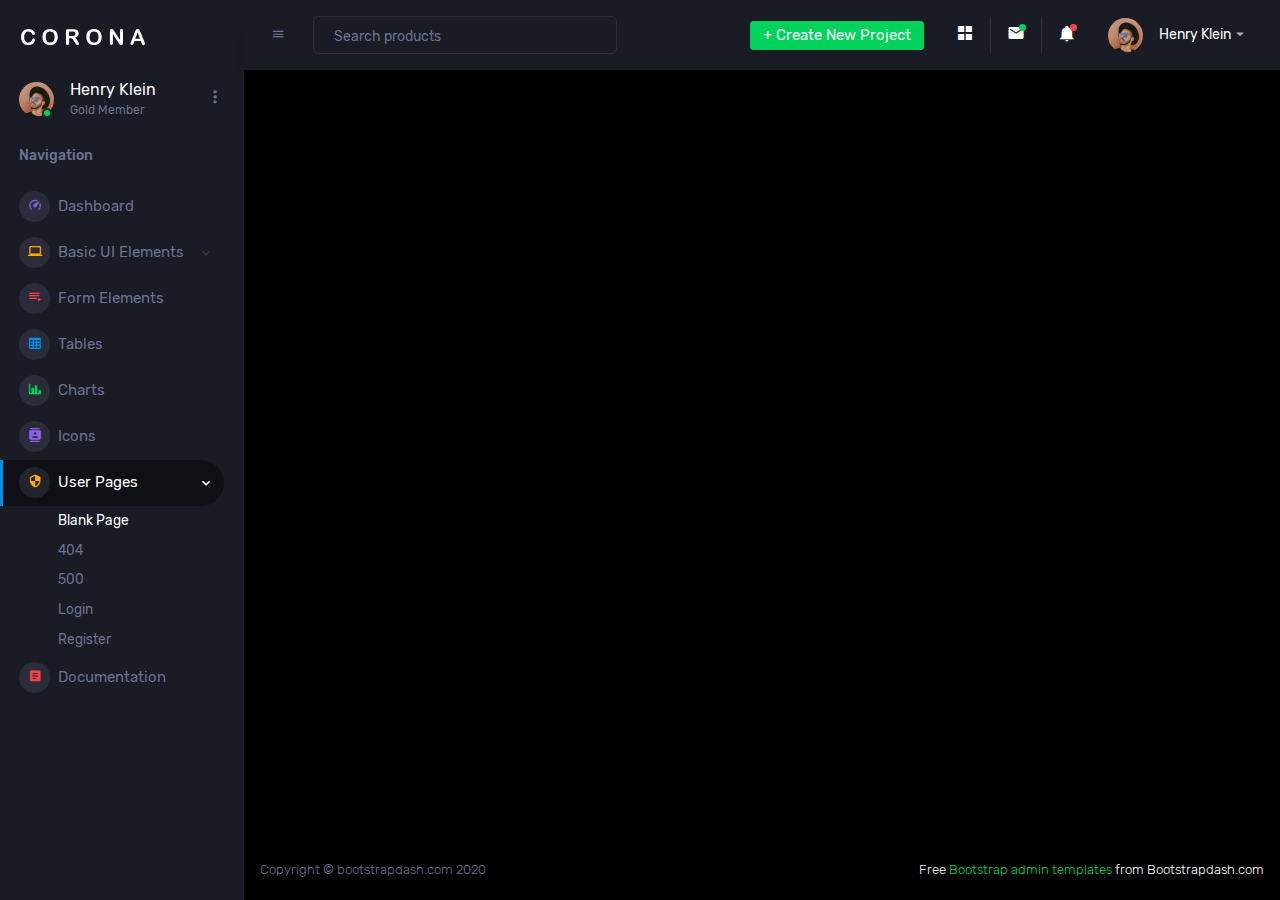
<file: web_flask/static/pages/samples/blank-page.html>
<!DOCTYPE html>
<html lang="en">
  <head>
    <!-- Required meta tags -->
    <meta charset="utf-8">
    <meta name="viewport" content="width=device-width, initial-scale=1, shrink-to-fit=no">
    <title>Corona Admin</title>
    <!-- plugins:css -->
    <link rel="stylesheet" href="../../assets/vendors/mdi/css/materialdesignicons.min.css">
    <link rel="stylesheet" href="../../assets/vendors/css/vendor.bundle.base.css">
    <!-- endinject -->
    <!-- Plugin css for this page -->
    <!-- End Plugin css for this page -->
    <!-- inject:css -->
    <!-- endinject -->
    <!-- Layout styles -->
    <link rel="stylesheet" href="../../assets/css/style.css">
    <!-- End layout styles -->
    <link rel="shortcut icon" href="../../assets/images/favicon.png" />
  </head>
  <body>
    <div class="container-scroller">
      <!-- partial:../../partials/_sidebar.html -->
      <nav class="sidebar sidebar-offcanvas" id="sidebar">
        <div class="sidebar-brand-wrapper d-none d-lg-flex align-items-center justify-content-center fixed-top">
          <a class="sidebar-brand brand-logo" href="../../index.html"><img src="../../assets/images/logo.svg" alt="logo" /></a>
          <a class="sidebar-brand brand-logo-mini" href="../../index.html"><img src="../../assets/images/logo-mini.svg" alt="logo" /></a>
        </div>
        <ul class="nav">
          <li class="nav-item profile">
            <div class="profile-desc">
              <div class="profile-pic">
                <div class="count-indicator">
                  <img class="img-xs rounded-circle " src="../../assets/images/faces/face15.jpg" alt="">
                  <span class="count bg-success"></span>
                </div>
                <div class="profile-name">
                  <h5 class="mb-0 font-weight-normal">Henry Klein</h5>
                  <span>Gold Member</span>
                </div>
              </div>
              <a href="#" id="profile-dropdown" data-toggle="dropdown"><i class="mdi mdi-dots-vertical"></i></a>
              <div class="dropdown-menu dropdown-menu-right sidebar-dropdown preview-list" aria-labelledby="profile-dropdown">
                <a href="#" class="dropdown-item preview-item">
                  <div class="preview-thumbnail">
                    <div class="preview-icon bg-dark rounded-circle">
                      <i class="mdi mdi-settings text-primary"></i>
                    </div>
                  </div>
                  <div class="preview-item-content">
                    <p class="preview-subject ellipsis mb-1 text-small">Account settings</p>
                  </div>
                </a>
                <div class="dropdown-divider"></div>
                <a href="#" class="dropdown-item preview-item">
                  <div class="preview-thumbnail">
                    <div class="preview-icon bg-dark rounded-circle">
                      <i class="mdi mdi-onepassword  text-info"></i>
                    </div>
                  </div>
                  <div class="preview-item-content">
                    <p class="preview-subject ellipsis mb-1 text-small">Change Password</p>
                  </div>
                </a>
                <div class="dropdown-divider"></div>
                <a href="#" class="dropdown-item preview-item">
                  <div class="preview-thumbnail">
                    <div class="preview-icon bg-dark rounded-circle">
                      <i class="mdi mdi-calendar-today text-success"></i>
                    </div>
                  </div>
                  <div class="preview-item-content">
                    <p class="preview-subject ellipsis mb-1 text-small">To-do list</p>
                  </div>
                </a>
              </div>
            </div>
          </li>
          <li class="nav-item nav-category">
            <span class="nav-link">Navigation</span>
          </li>
          <li class="nav-item menu-items">
            <a class="nav-link" href="../../index.html">
              <span class="menu-icon">
                <i class="mdi mdi-speedometer"></i>
              </span>
              <span class="menu-title">Dashboard</span>
            </a>
          </li>
          <li class="nav-item menu-items">
            <a class="nav-link" data-toggle="collapse" href="#ui-basic" aria-expanded="false" aria-controls="ui-basic">
              <span class="menu-icon">
                <i class="mdi mdi-laptop"></i>
              </span>
              <span class="menu-title">Basic UI Elements</span>
              <i class="menu-arrow"></i>
            </a>
            <div class="collapse" id="ui-basic">
              <ul class="nav flex-column sub-menu">
                <li class="nav-item"> <a class="nav-link" href="../../pages/ui-features/buttons.html">Buttons</a></li>
                <li class="nav-item"> <a class="nav-link" href="../../pages/ui-features/dropdowns.html">Dropdowns</a></li>
                <li class="nav-item"> <a class="nav-link" href="../../pages/ui-features/typography.html">Typography</a></li>
              </ul>
            </div>
          </li>
          <li class="nav-item menu-items">
            <a class="nav-link" href="../../pages/forms/basic_elements.html">
              <span class="menu-icon">
                <i class="mdi mdi-playlist-play"></i>
              </span>
              <span class="menu-title">Form Elements</span>
            </a>
          </li>
          <li class="nav-item menu-items">
            <a class="nav-link" href="../../pages/tables/basic-table.html">
              <span class="menu-icon">
                <i class="mdi mdi-table-large"></i>
              </span>
              <span class="menu-title">Tables</span>
            </a>
          </li>
          <li class="nav-item menu-items">
            <a class="nav-link" href="../../pages/charts/chartjs.html">
              <span class="menu-icon">
                <i class="mdi mdi-chart-bar"></i>
              </span>
              <span class="menu-title">Charts</span>
            </a>
          </li>
          <li class="nav-item menu-items">
            <a class="nav-link" href="../../pages/icons/mdi.html">
              <span class="menu-icon">
                <i class="mdi mdi-contacts"></i>
              </span>
              <span class="menu-title">Icons</span>
            </a>
          </li>
          <li class="nav-item menu-items">
            <a class="nav-link" data-toggle="collapse" href="#auth" aria-expanded="false" aria-controls="auth">
              <span class="menu-icon">
                <i class="mdi mdi-security"></i>
              </span>
              <span class="menu-title">User Pages</span>
              <i class="menu-arrow"></i>
            </a>
            <div class="collapse" id="auth">
              <ul class="nav flex-column sub-menu">
                <li class="nav-item"> <a class="nav-link" href="../../pages/samples/blank-page.html"> Blank Page </a></li>
                <li class="nav-item"> <a class="nav-link" href="../../pages/samples/error-404.html"> 404 </a></li>
                <li class="nav-item"> <a class="nav-link" href="../../pages/samples/error-500.html"> 500 </a></li>
                <li class="nav-item"> <a class="nav-link" href="../../pages/samples/login.html"> Login </a></li>
                <li class="nav-item"> <a class="nav-link" href="../../pages/samples/register.html"> Register </a></li>
              </ul>
            </div>
          </li>
          <li class="nav-item menu-items">
            <a class="nav-link" href="http://www.bootstrapdash.com/demo/corona-free/jquery/documentation/documentation.html">
              <span class="menu-icon">
                <i class="mdi mdi-file-document-box"></i>
              </span>
              <span class="menu-title">Documentation</span>
            </a>
          </li>
        </ul>
      </nav>
      <!-- partial -->
      <div class="container-fluid page-body-wrapper">
        <!-- partial:../../partials/_navbar.html -->
        <nav class="navbar p-0 fixed-top d-flex flex-row">
          <div class="navbar-brand-wrapper d-flex d-lg-none align-items-center justify-content-center">
            <a class="navbar-brand brand-logo-mini" href="../../index.html"><img src="../../assets/images/logo-mini.svg" alt="logo" /></a>
          </div>
          <div class="navbar-menu-wrapper flex-grow d-flex align-items-stretch">
            <button class="navbar-toggler navbar-toggler align-self-center" type="button" data-toggle="minimize">
              <span class="mdi mdi-menu"></span>
            </button>
            <ul class="navbar-nav w-100">
              <li class="nav-item w-100">
                <form class="nav-link mt-2 mt-md-0 d-none d-lg-flex search">
                  <input type="text" class="form-control" placeholder="Search products">
                </form>
              </li>
            </ul>
            <ul class="navbar-nav navbar-nav-right">
              <li class="nav-item dropdown d-none d-lg-block">
                <a class="nav-link btn btn-success create-new-button" id="createbuttonDropdown" data-toggle="dropdown" aria-expanded="false" href="#">+ Create New Project</a>
                <div class="dropdown-menu dropdown-menu-right navbar-dropdown preview-list" aria-labelledby="createbuttonDropdown">
                  <h6 class="p-3 mb-0">Projects</h6>
                  <div class="dropdown-divider"></div>
                  <a class="dropdown-item preview-item">
                    <div class="preview-thumbnail">
                      <div class="preview-icon bg-dark rounded-circle">
                        <i class="mdi mdi-file-outline text-primary"></i>
                      </div>
                    </div>
                    <div class="preview-item-content">
                      <p class="preview-subject ellipsis mb-1">Software Development</p>
                    </div>
                  </a>
                  <div class="dropdown-divider"></div>
                  <a class="dropdown-item preview-item">
                    <div class="preview-thumbnail">
                      <div class="preview-icon bg-dark rounded-circle">
                        <i class="mdi mdi-web text-info"></i>
                      </div>
                    </div>
                    <div class="preview-item-content">
                      <p class="preview-subject ellipsis mb-1">UI Development</p>
                    </div>
                  </a>
                  <div class="dropdown-divider"></div>
                  <a class="dropdown-item preview-item">
                    <div class="preview-thumbnail">
                      <div class="preview-icon bg-dark rounded-circle">
                        <i class="mdi mdi-layers text-danger"></i>
                      </div>
                    </div>
                    <div class="preview-item-content">
                      <p class="preview-subject ellipsis mb-1">Software Testing</p>
                    </div>
                  </a>
                  <div class="dropdown-divider"></div>
                  <p class="p-3 mb-0 text-center">See all projects</p>
                </div>
              </li>
              <li class="nav-item nav-settings d-none d-lg-block">
                <a class="nav-link" href="#">
                  <i class="mdi mdi-view-grid"></i>
                </a>
              </li>
              <li class="nav-item dropdown border-left">
                <a class="nav-link count-indicator dropdown-toggle" id="messageDropdown" href="#" data-toggle="dropdown" aria-expanded="false">
                  <i class="mdi mdi-email"></i>
                  <span class="count bg-success"></span>
                </a>
                <div class="dropdown-menu dropdown-menu-right navbar-dropdown preview-list" aria-labelledby="messageDropdown">
                  <h6 class="p-3 mb-0">Messages</h6>
                  <div class="dropdown-divider"></div>
                  <a class="dropdown-item preview-item">
                    <div class="preview-thumbnail">
                      <img src="../../assets/images/faces/face4.jpg" alt="image" class="rounded-circle profile-pic">
                    </div>
                    <div class="preview-item-content">
                      <p class="preview-subject ellipsis mb-1">Mark send you a message</p>
                      <p class="text-muted mb-0"> 1 Minutes ago </p>
                    </div>
                  </a>
                  <div class="dropdown-divider"></div>
                  <a class="dropdown-item preview-item">
                    <div class="preview-thumbnail">
                      <img src="../../assets/images/faces/face2.jpg" alt="image" class="rounded-circle profile-pic">
                    </div>
                    <div class="preview-item-content">
                      <p class="preview-subject ellipsis mb-1">Cregh send you a message</p>
                      <p class="text-muted mb-0"> 15 Minutes ago </p>
                    </div>
                  </a>
                  <div class="dropdown-divider"></div>
                  <a class="dropdown-item preview-item">
                    <div class="preview-thumbnail">
                      <img src="../../assets/images/faces/face3.jpg" alt="image" class="rounded-circle profile-pic">
                    </div>
                    <div class="preview-item-content">
                      <p class="preview-subject ellipsis mb-1">Profile picture updated</p>
                      <p class="text-muted mb-0"> 18 Minutes ago </p>
                    </div>
                  </a>
                  <div class="dropdown-divider"></div>
                  <p class="p-3 mb-0 text-center">4 new messages</p>
                </div>
              </li>
              <li class="nav-item dropdown border-left">
                <a class="nav-link count-indicator dropdown-toggle" id="notificationDropdown" href="#" data-toggle="dropdown">
                  <i class="mdi mdi-bell"></i>
                  <span class="count bg-danger"></span>
                </a>
                <div class="dropdown-menu dropdown-menu-right navbar-dropdown preview-list" aria-labelledby="notificationDropdown">
                  <h6 class="p-3 mb-0">Notifications</h6>
                  <div class="dropdown-divider"></div>
                  <a class="dropdown-item preview-item">
                    <div class="preview-thumbnail">
                      <div class="preview-icon bg-dark rounded-circle">
                        <i class="mdi mdi-calendar text-success"></i>
                      </div>
                    </div>
                    <div class="preview-item-content">
                      <p class="preview-subject mb-1">Event today</p>
                      <p class="text-muted ellipsis mb-0"> Just a reminder that you have an event today </p>
                    </div>
                  </a>
                  <div class="dropdown-divider"></div>
                  <a class="dropdown-item preview-item">
                    <div class="preview-thumbnail">
                      <div class="preview-icon bg-dark rounded-circle">
                        <i class="mdi mdi-settings text-danger"></i>
                      </div>
                    </div>
                    <div class="preview-item-content">
                      <p class="preview-subject mb-1">Settings</p>
                      <p class="text-muted ellipsis mb-0"> Update dashboard </p>
                    </div>
                  </a>
                  <div class="dropdown-divider"></div>
                  <a class="dropdown-item preview-item">
                    <div class="preview-thumbnail">
                      <div class="preview-icon bg-dark rounded-circle">
                        <i class="mdi mdi-link-variant text-warning"></i>
                      </div>
                    </div>
                    <div class="preview-item-content">
                      <p class="preview-subject mb-1">Launch Admin</p>
                      <p class="text-muted ellipsis mb-0"> New admin wow! </p>
                    </div>
                  </a>
                  <div class="dropdown-divider"></div>
                  <p class="p-3 mb-0 text-center">See all notifications</p>
                </div>
              </li>
              <li class="nav-item dropdown">
                <a class="nav-link" id="profileDropdown" href="#" data-toggle="dropdown">
                  <div class="navbar-profile">
                    <img class="img-xs rounded-circle" src="../../assets/images/faces/face15.jpg" alt="">
                    <p class="mb-0 d-none d-sm-block navbar-profile-name">Henry Klein</p>
                    <i class="mdi mdi-menu-down d-none d-sm-block"></i>
                  </div>
                </a>
                <div class="dropdown-menu dropdown-menu-right navbar-dropdown preview-list" aria-labelledby="profileDropdown">
                  <h6 class="p-3 mb-0">Profile</h6>
                  <div class="dropdown-divider"></div>
                  <a class="dropdown-item preview-item">
                    <div class="preview-thumbnail">
                      <div class="preview-icon bg-dark rounded-circle">
                        <i class="mdi mdi-settings text-success"></i>
                      </div>
                    </div>
                    <div class="preview-item-content">
                      <p class="preview-subject mb-1">Settings</p>
                    </div>
                  </a>
                  <div class="dropdown-divider"></div>
                  <a class="dropdown-item preview-item">
                    <div class="preview-thumbnail">
                      <div class="preview-icon bg-dark rounded-circle">
                        <i class="mdi mdi-logout text-danger"></i>
                      </div>
                    </div>
                    <div class="preview-item-content">
                      <p class="preview-subject mb-1">Log out</p>
                    </div>
                  </a>
                  <div class="dropdown-divider"></div>
                  <p class="p-3 mb-0 text-center">Advanced settings</p>
                </div>
              </li>
            </ul>
            <button class="navbar-toggler navbar-toggler-right d-lg-none align-self-center" type="button" data-toggle="offcanvas">
              <span class="mdi mdi-format-line-spacing"></span>
            </button>
          </div>
        </nav>
        <!-- partial -->
        <div class="main-panel">
          <div class="content-wrapper">
          </div>
          <!-- content-wrapper ends -->
          <!-- partial:../../partials/_footer.html -->
          <footer class="footer">
            <div class="d-sm-flex justify-content-center justify-content-sm-between">
              <span class="text-muted d-block text-center text-sm-left d-sm-inline-block">Copyright © bootstrapdash.com 2020</span>
              <span class="float-none float-sm-right d-block mt-1 mt-sm-0 text-center"> Free <a href="https://www.bootstrapdash.com/bootstrap-admin-template/" target="_blank">Bootstrap admin templates</a> from Bootstrapdash.com</span>
            </div>
          </footer>
          <!-- partial -->
        </div>
        <!-- main-panel ends -->
      </div>
      <!-- page-body-wrapper ends -->
    </div>
    <!-- container-scroller -->
    <!-- plugins:js -->
    <script src="../../assets/vendors/js/vendor.bundle.base.js"></script>
    <!-- endinject -->
    <!-- Plugin js for this page -->
    <!-- End plugin js for this page -->
    <!-- inject:js -->
    <script src="../../assets/js/off-canvas.js"></script>
    <script src="../../assets/js/hoverable-collapse.js"></script>
    <script src="../../assets/js/misc.js"></script>
    <script src="../../assets/js/settings.js"></script>
    <script src="../../assets/js/todolist.js"></script>
    <!-- endinject -->
    <!-- Custom js for this page -->
    <!-- End custom js for this page -->
  </body>
</html>
</file>
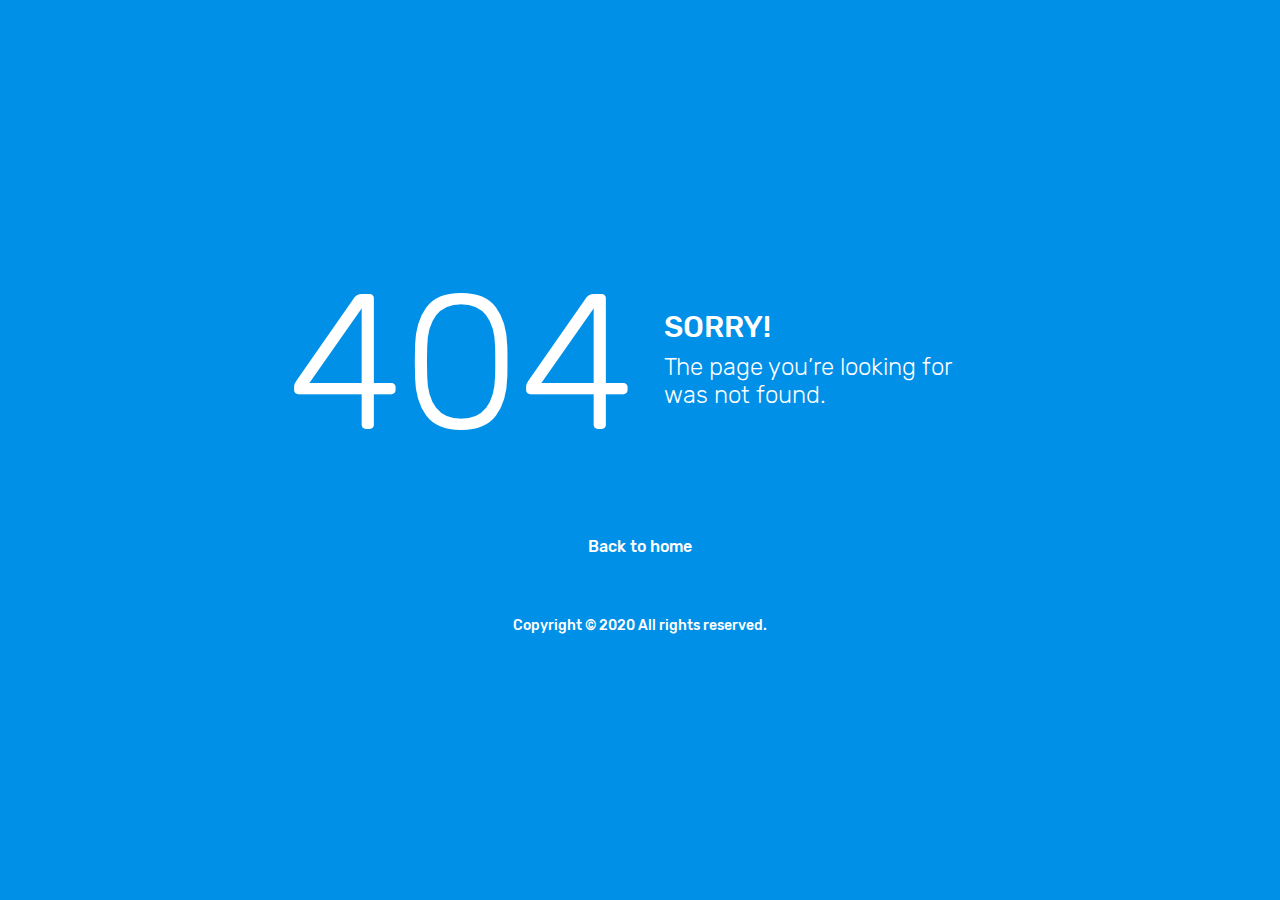
<file: web_flask/static/pages/samples/error-404.html>
<!DOCTYPE html>
<html lang="en">
  <head>
    <!-- Required meta tags -->
    <meta charset="utf-8">
    <meta name="viewport" content="width=device-width, initial-scale=1, shrink-to-fit=no">
    <title>Corona Admin</title>
    <!-- plugins:css -->
    <link rel="stylesheet" href="../../assets/vendors/mdi/css/materialdesignicons.min.css">
    <link rel="stylesheet" href="../../assets/vendors/css/vendor.bundle.base.css">
    <!-- endinject -->
    <!-- Plugin css for this page -->
    <!-- End Plugin css for this page -->
    <!-- inject:css -->
    <!-- endinject -->
    <!-- Layout styles -->
    <link rel="stylesheet" href="../../assets/css/style.css">
    <!-- End layout styles -->
    <link rel="shortcut icon" href="../../assets/images/favicon.png" />
  </head>
  <body>
    <div class="container-scroller">
      <div class="container-fluid page-body-wrapper full-page-wrapper">
        <div class="content-wrapper d-flex align-items-center text-center error-page bg-primary">
          <div class="row flex-grow">
            <div class="col-lg-7 mx-auto text-white">
              <div class="row align-items-center d-flex flex-row">
                <div class="col-lg-6 text-lg-right pr-lg-4">
                  <h1 class="display-1 mb-0">404</h1>
                </div>
                <div class="col-lg-6 error-page-divider text-lg-left pl-lg-4">
                  <h2>SORRY!</h2>
                  <h3 class="font-weight-light">The page you’re looking for was not found.</h3>
                </div>
              </div>
              <div class="row mt-5">
                <div class="col-12 text-center mt-xl-2">
                  <a class="text-white font-weight-medium" href="../../index.html">Back to home</a>
                </div>
              </div>
              <div class="row mt-5">
                <div class="col-12 mt-xl-2">
                  <p class="text-white font-weight-medium text-center">Copyright &copy; 2020 All rights reserved.</p>
                </div>
              </div>
            </div>
          </div>
        </div>
        <!-- content-wrapper ends -->
      </div>
      <!-- page-body-wrapper ends -->
    </div>
    <!-- container-scroller -->
    <!-- plugins:js -->
    <script src="../../assets/vendors/js/vendor.bundle.base.js"></script>
    <!-- endinject -->
    <!-- Plugin js for this page -->
    <!-- End plugin js for this page -->
    <!-- inject:js -->
    <script src="../../assets/js/off-canvas.js"></script>
    <script src="../../assets/js/hoverable-collapse.js"></script>
    <script src="../../assets/js/misc.js"></script>
    <script src="../../assets/js/settings.js"></script>
    <script src="../../assets/js/todolist.js"></script>
    <!-- endinject -->
  </body>
</html>
</file>
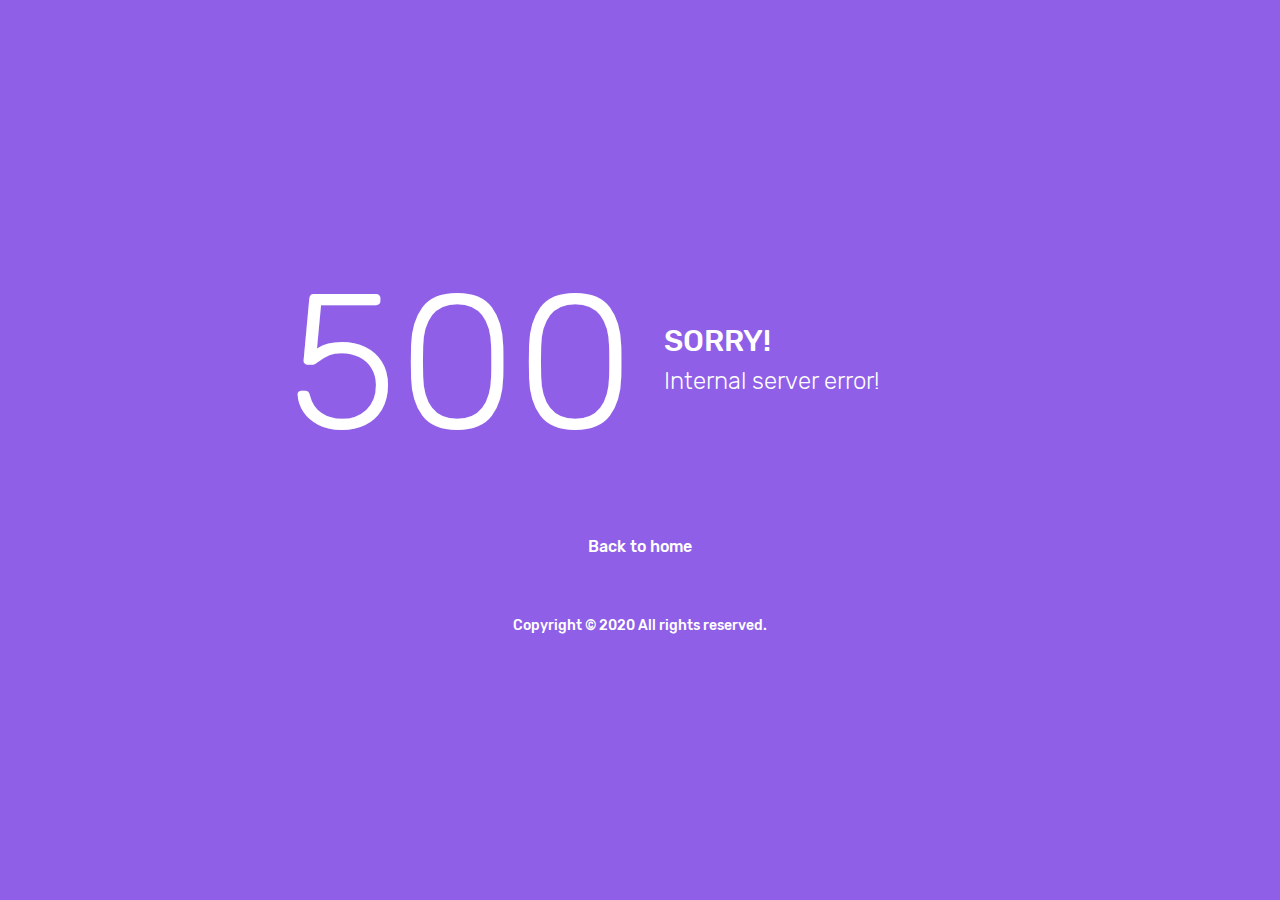
<file: web_flask/static/pages/samples/error-500.html>
<!DOCTYPE html>
<html lang="en">
  <head>
    <!-- Required meta tags -->
    <meta charset="utf-8">
    <meta name="viewport" content="width=device-width, initial-scale=1, shrink-to-fit=no">
    <title>Corona Admin</title>
    <!-- plugins:css -->
    <link rel="stylesheet" href="../../assets/vendors/mdi/css/materialdesignicons.min.css">
    <link rel="stylesheet" href="../../assets/vendors/css/vendor.bundle.base.css">
    <!-- endinject -->
    <!-- Plugin css for this page -->
    <!-- End Plugin css for this page -->
    <!-- inject:css -->
    <!-- endinject -->
    <!-- Layout styles -->
    <link rel="stylesheet" href="../../assets/css/style.css">
    <!-- End layout styles -->
    <link rel="shortcut icon" href="../../assets/images/favicon.png" />
  </head>
  <body>
    <div class="container-scroller">
      <div class="container-fluid page-body-wrapper full-page-wrapper">
        <div class="content-wrapper d-flex align-items-center text-center error-page bg-info">
          <div class="row flex-grow">
            <div class="col-lg-7 mx-auto text-white">
              <div class="row align-items-center d-flex flex-row">
                <div class="col-lg-6 text-lg-right pr-lg-4">
                  <h1 class="display-1 mb-0">500</h1>
                </div>
                <div class="col-lg-6 error-page-divider text-lg-left pl-lg-4">
                  <h2>SORRY!</h2>
                  <h3 class="font-weight-light">Internal server error!</h3>
                </div>
              </div>
              <div class="row mt-5">
                <div class="col-12 text-center mt-xl-2">
                  <a class="text-white font-weight-medium" href="../../index.html">Back to home</a>
                </div>
              </div>
              <div class="row mt-5">
                <div class="col-12 mt-xl-2">
                  <p class="text-white font-weight-medium text-center">Copyright &copy; 2020 All rights reserved.</p>
                </div>
              </div>
            </div>
          </div>
        </div>
        <!-- content-wrapper ends -->
      </div>
      <!-- page-body-wrapper ends -->
    </div>
    <!-- container-scroller -->
    <!-- plugins:js -->
    <script src="../../assets/vendors/js/vendor.bundle.base.js"></script>
    <!-- endinject -->
    <!-- Plugin js for this page -->
    <!-- End plugin js for this page -->
    <!-- inject:js -->
    <script src="../../assets/js/off-canvas.js"></script>
    <script src="../../assets/js/hoverable-collapse.js"></script>
    <script src="../../assets/js/misc.js"></script>
    <script src="../../assets/js/settings.js"></script>
    <script src="../../assets/js/todolist.js"></script>
    <!-- endinject -->
  </body>
</html>
</file>
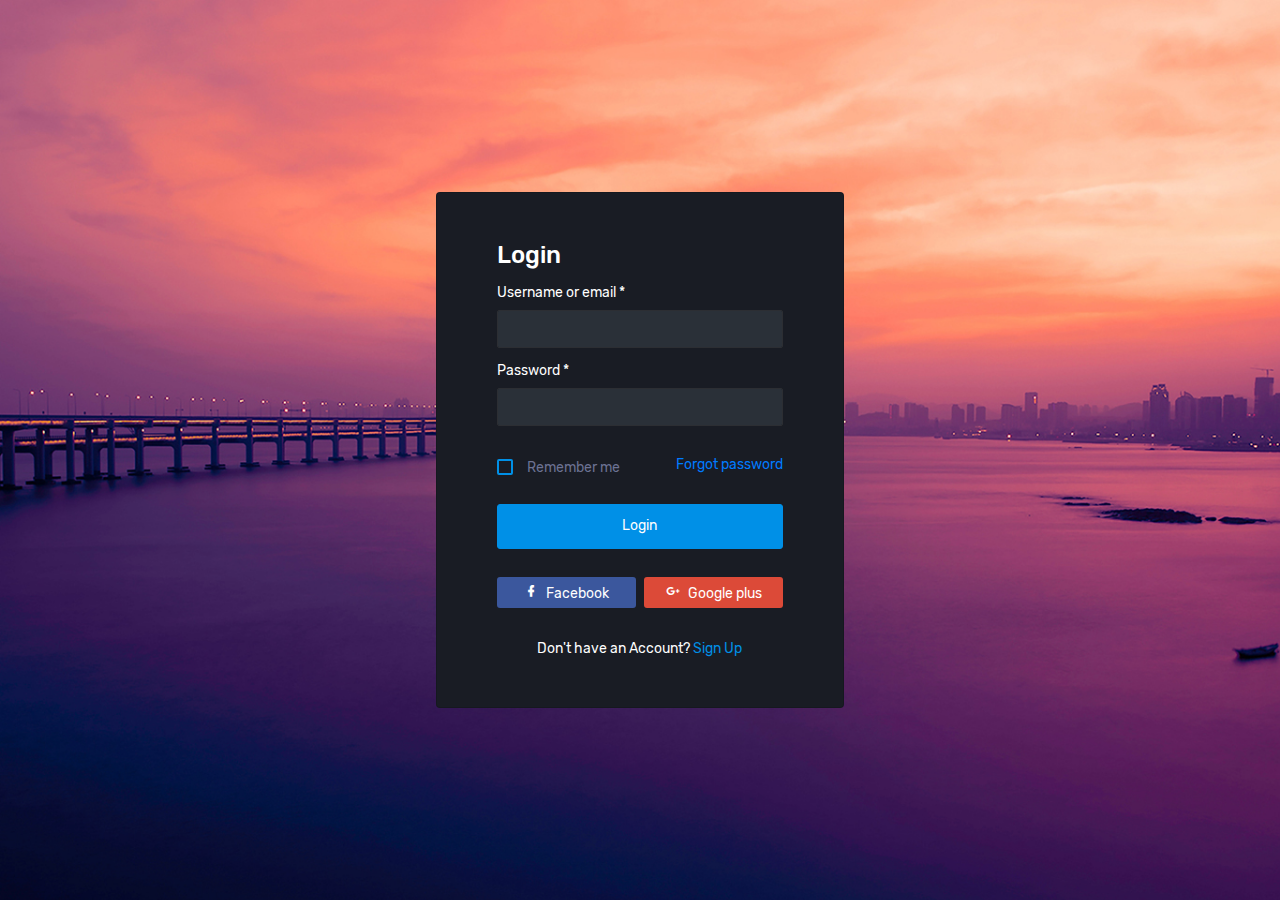
<file: web_flask/static/pages/samples/login.html>
<!DOCTYPE html>
<html lang="en">
  <head>
    <!-- Required meta tags -->
    <meta charset="utf-8">
    <meta name="viewport" content="width=device-width, initial-scale=1, shrink-to-fit=no">
    <title>Corona Admin</title>
    <!-- plugins:css -->
    <link rel="stylesheet" href="../../assets/vendors/mdi/css/materialdesignicons.min.css">
    <link rel="stylesheet" href="../../assets/vendors/css/vendor.bundle.base.css">
    <!-- endinject -->
    <!-- Plugin css for this page -->
    <!-- End plugin css for this page -->
    <!-- inject:css -->
    <!-- endinject -->
    <!-- Layout styles -->
    <link rel="stylesheet" href="../../assets/css/style.css">
    <!-- End layout styles -->
    <link rel="shortcut icon" href="../../assets/images/favicon.png" />
  </head>
  <body>
    <div class="container-scroller">
      <div class="container-fluid page-body-wrapper full-page-wrapper">
        <div class="row w-100 m-0">
          <div class="content-wrapper full-page-wrapper d-flex align-items-center auth login-bg">
            <div class="card col-lg-4 mx-auto">
              <div class="card-body px-5 py-5">
                <h3 class="card-title text-left mb-3">Login</h3>
                <form>
                  <div class="form-group">
                    <label>Username or email *</label>
                    <input type="text" class="form-control p_input">
                  </div>
                  <div class="form-group">
                    <label>Password *</label>
                    <input type="text" class="form-control p_input">
                  </div>
                  <div class="form-group d-flex align-items-center justify-content-between">
                    <div class="form-check">
                      <label class="form-check-label">
                        <input type="checkbox" class="form-check-input"> Remember me </label>
                    </div>
                    <a href="#" class="forgot-pass">Forgot password</a>
                  </div>
                  <div class="text-center">
                    <button type="submit" class="btn btn-primary btn-block enter-btn">Login</button>
                  </div>
                  <div class="d-flex">
                    <button class="btn btn-facebook mr-2 col">
                      <i class="mdi mdi-facebook"></i> Facebook </button>
                    <button class="btn btn-google col">
                      <i class="mdi mdi-google-plus"></i> Google plus </button>
                  </div>
                  <p class="sign-up">Don't have an Account?<a href="#"> Sign Up</a></p>
                </form>
              </div>
            </div>
          </div>
          <!-- content-wrapper ends -->
        </div>
        <!-- row ends -->
      </div>
      <!-- page-body-wrapper ends -->
    </div>
    <!-- container-scroller -->
    <!-- plugins:js -->
    <script src="../../assets/vendors/js/vendor.bundle.base.js"></script>
    <!-- endinject -->
    <!-- Plugin js for this page -->
    <!-- End plugin js for this page -->
    <!-- inject:js -->
    <script src="../../assets/js/off-canvas.js"></script>
    <script src="../../assets/js/hoverable-collapse.js"></script>
    <script src="../../assets/js/misc.js"></script>
    <script src="../../assets/js/settings.js"></script>
    <script src="../../assets/js/todolist.js"></script>
    <!-- endinject -->
  </body>
</html>
</file>
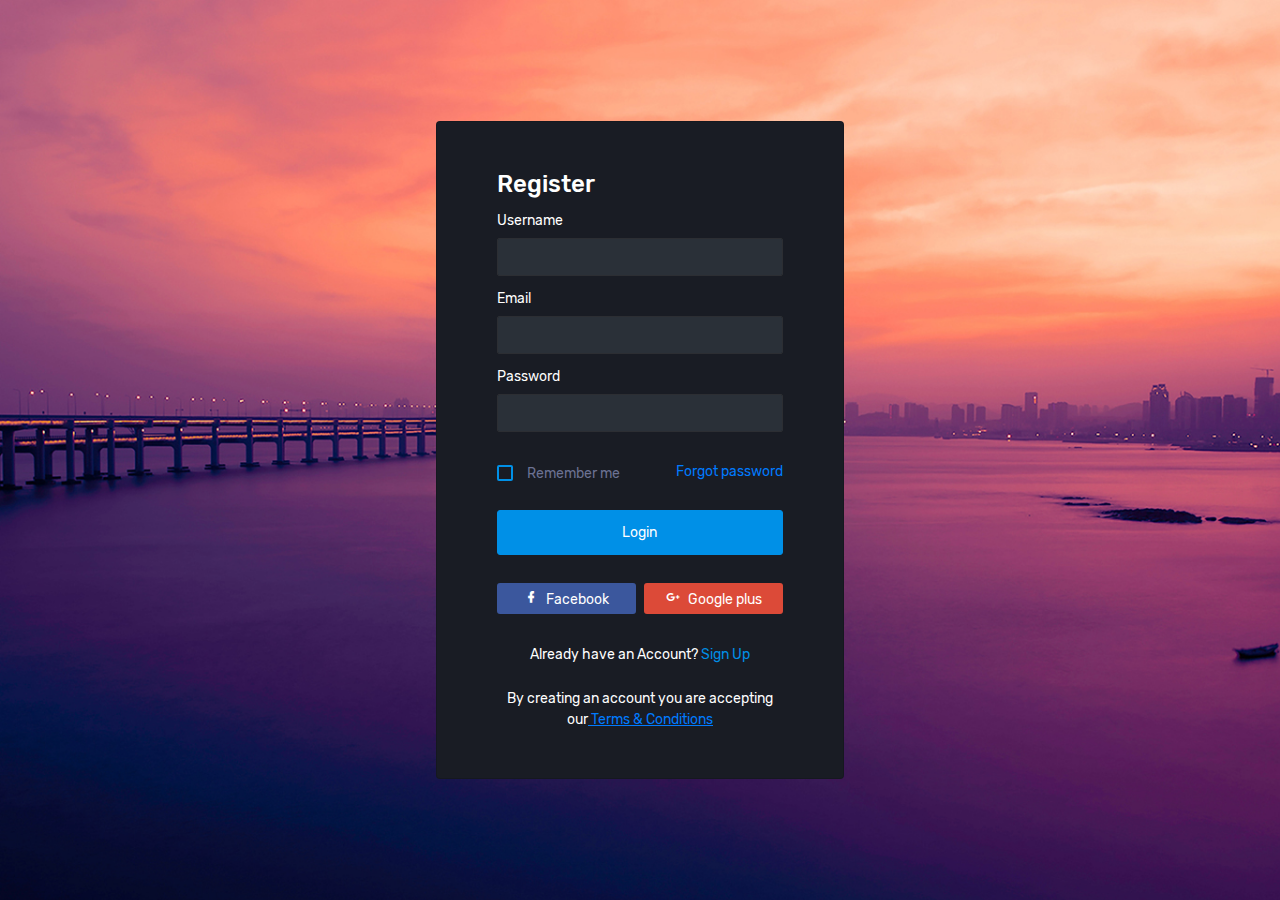
<file: web_flask/static/pages/samples/register.html>
<!DOCTYPE html>
<html lang="en">
  <head>
    <!-- Required meta tags -->
    <meta charset="utf-8">
    <meta name="viewport" content="width=device-width, initial-scale=1, shrink-to-fit=no">
    <title>Corona Admin</title>
    <!-- plugins:css -->
    <link rel="stylesheet" href="../../assets/vendors/mdi/css/materialdesignicons.min.css">
    <link rel="stylesheet" href="../../assets/vendors/css/vendor.bundle.base.css">
    <!-- endinject -->
    <!-- Plugin css for this page -->
    <!-- End plugin css for this page -->
    <!-- inject:css -->
    <!-- endinject -->
    <!-- Layout styles -->
    <link rel="stylesheet" href="../../assets/css/style.css">
    <!-- End layout styles -->
    <link rel="shortcut icon" href="../../assets/images/favicon.png" />
  </head>
  <body>
    <div class="container-scroller">
      <div class="container-fluid page-body-wrapper full-page-wrapper">
        <div class="row w-100 m-0">
          <div class="content-wrapper full-page-wrapper d-flex align-items-center auth login-bg">
            <div class="card col-lg-4 mx-auto">
              <div class="card-body px-5 py-5">
                <h3 class="card-title text-left mb-3">Register</h3>
                <form>
                  <div class="form-group">
                    <label>Username</label>
                    <input type="text" class="form-control p_input">
                  </div>
                  <div class="form-group">
                    <label>Email</label>
                    <input type="email" class="form-control p_input">
                  </div>
                  <div class="form-group">
                    <label>Password</label>
                    <input type="password" class="form-control p_input">
                  </div>
                  <div class="form-group d-flex align-items-center justify-content-between">
                    <div class="form-check">
                      <label class="form-check-label">
                        <input type="checkbox" class="form-check-input"> Remember me </label>
                    </div>
                    <a href="#" class="forgot-pass">Forgot password</a>
                  </div>
                  <div class="text-center">
                    <button type="submit" class="btn btn-primary btn-block enter-btn">Login</button>
                  </div>
                  <div class="d-flex">
                    <button class="btn btn-facebook col mr-2">
                      <i class="mdi mdi-facebook"></i> Facebook </button>
                    <button class="btn btn-google col">
                      <i class="mdi mdi-google-plus"></i> Google plus </button>
                  </div>
                  <p class="sign-up text-center">Already have an Account?<a href="#"> Sign Up</a></p>
                  <p class="terms">By creating an account you are accepting our<a href="#"> Terms & Conditions</a></p>
                </form>
              </div>
            </div>
          </div>
          <!-- content-wrapper ends -->
        </div>
        <!-- row ends -->
      </div>
      <!-- page-body-wrapper ends -->
    </div>
    <!-- container-scroller -->
    <!-- plugins:js -->
    <script src="../../assets/vendors/js/vendor.bundle.base.js"></script>
    <!-- endinject -->
    <!-- Plugin js for this page -->
    <!-- End plugin js for this page -->
    <!-- inject:js -->
    <script src="../../assets/js/off-canvas.js"></script>
    <script src="../../assets/js/hoverable-collapse.js"></script>
    <script src="../../assets/js/misc.js"></script>
    <script src="../../assets/js/settings.js"></script>
    <script src="../../assets/js/todolist.js"></script>
    <!-- endinject -->
  </body>
</html>
</file>
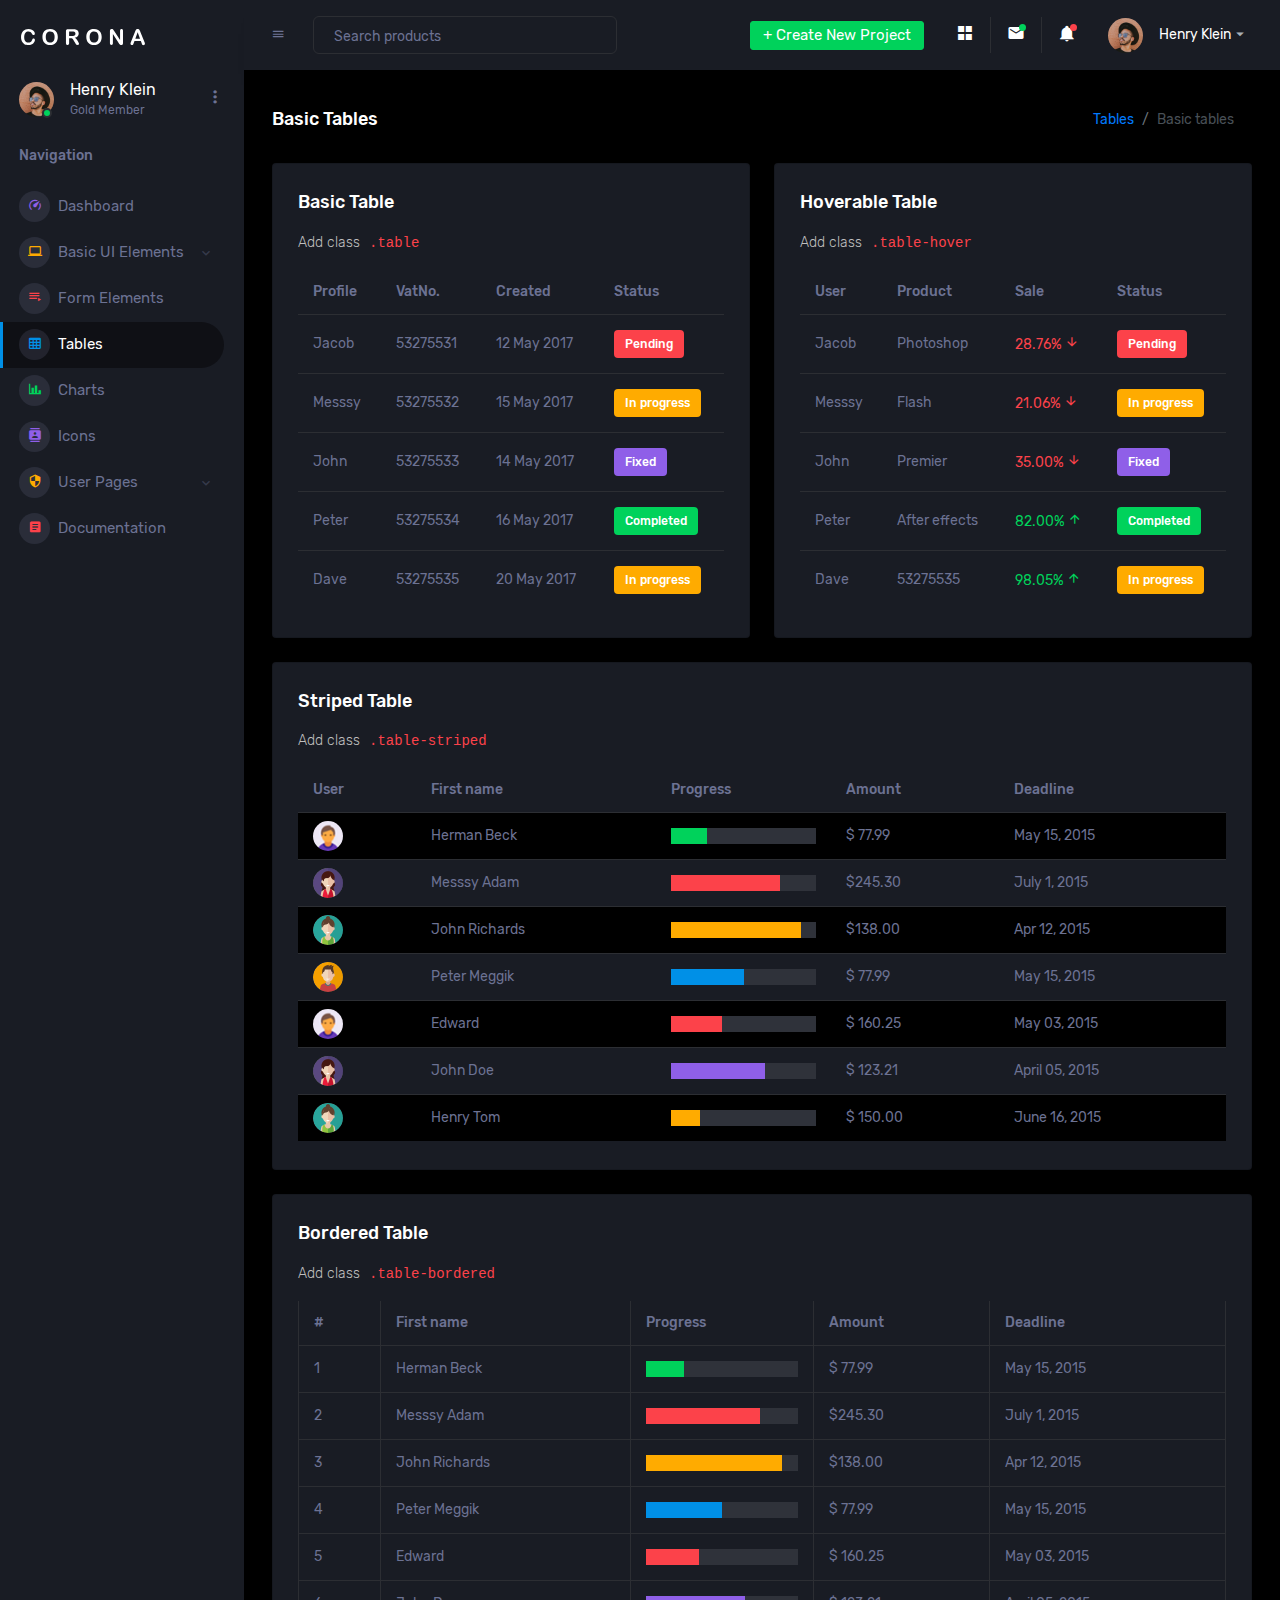
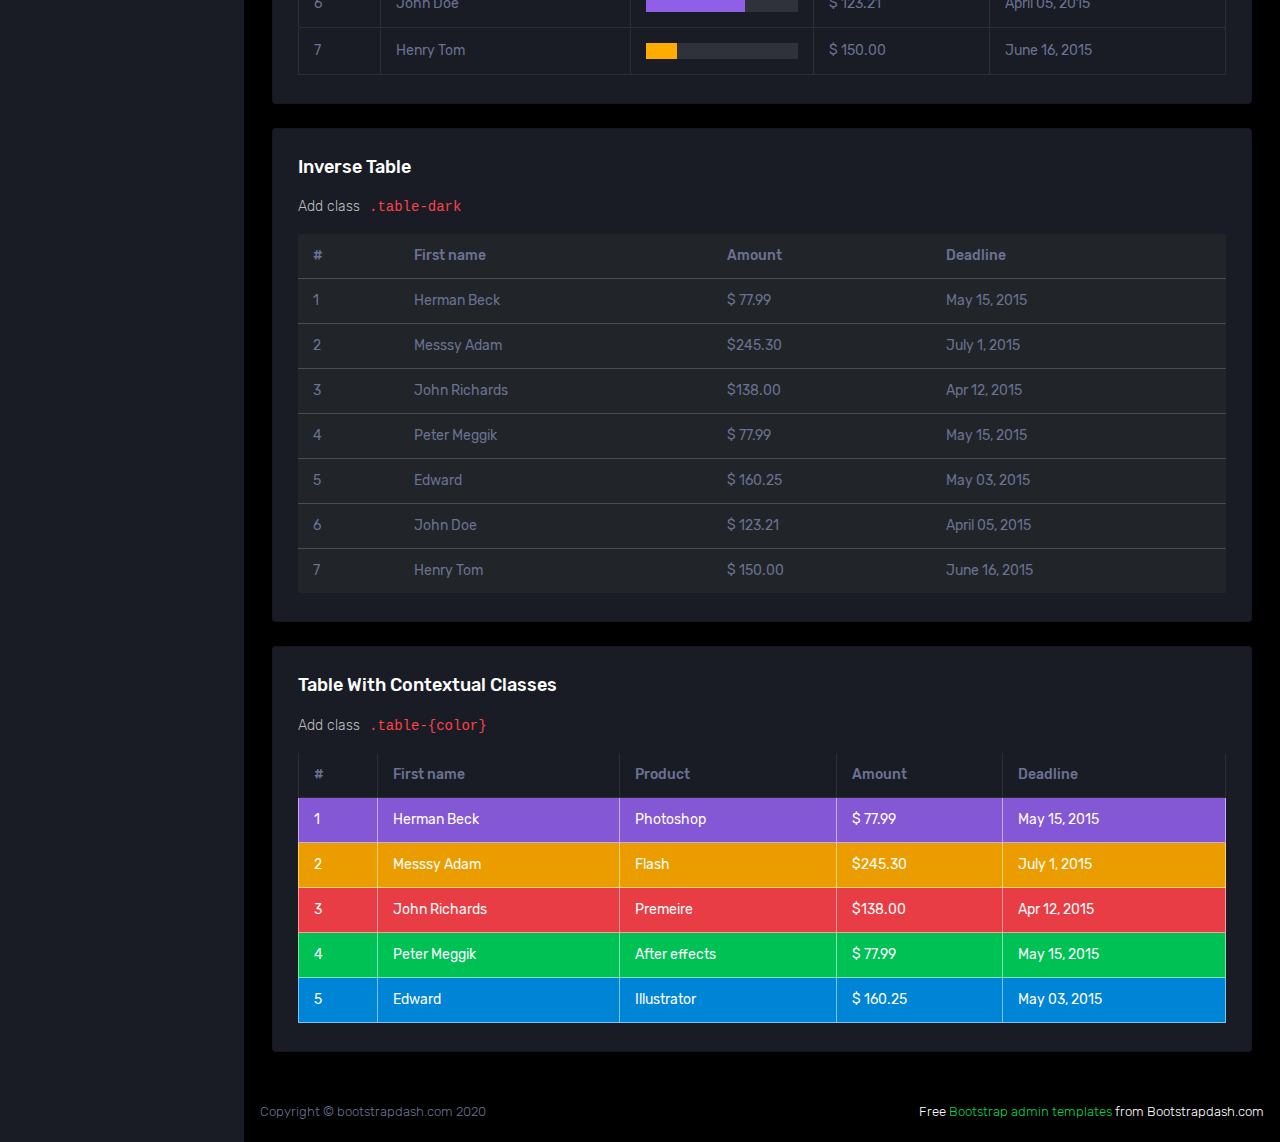
<file: web_flask/static/pages/tables/basic-table.html>
<!DOCTYPE html>
<html lang="en">
  <head>
    <!-- Required meta tags -->
    <meta charset="utf-8">
    <meta name="viewport" content="width=device-width, initial-scale=1, shrink-to-fit=no">
    <title>Corona Admin</title>
    <!-- plugins:css -->
    <link rel="stylesheet" href="../../assets/vendors/mdi/css/materialdesignicons.min.css">
    <link rel="stylesheet" href="../../assets/vendors/css/vendor.bundle.base.css">
    <!-- endinject -->
    <!-- Plugin css for this page -->
    <!-- End plugin css for this page -->
    <!-- inject:css -->
    <!-- endinject -->
    <!-- Layout styles -->
    <link rel="stylesheet" href="../../assets/css/style.css">
    <!-- End layout styles -->
    <link rel="shortcut icon" href="../../assets/images/favicon.png" />
  </head>
  <body>
    <div class="container-scroller">
      <!-- partial:../../partials/_sidebar.html -->
      <nav class="sidebar sidebar-offcanvas" id="sidebar">
        <div class="sidebar-brand-wrapper d-none d-lg-flex align-items-center justify-content-center fixed-top">
          <a class="sidebar-brand brand-logo" href="../../index.html"><img src="../../assets/images/logo.svg" alt="logo" /></a>
          <a class="sidebar-brand brand-logo-mini" href="../../index.html"><img src="../../assets/images/logo-mini.svg" alt="logo" /></a>
        </div>
        <ul class="nav">
          <li class="nav-item profile">
            <div class="profile-desc">
              <div class="profile-pic">
                <div class="count-indicator">
                  <img class="img-xs rounded-circle " src="../../assets/images/faces/face15.jpg" alt="">
                  <span class="count bg-success"></span>
                </div>
                <div class="profile-name">
                  <h5 class="mb-0 font-weight-normal">Henry Klein</h5>
                  <span>Gold Member</span>
                </div>
              </div>
              <a href="#" id="profile-dropdown" data-toggle="dropdown"><i class="mdi mdi-dots-vertical"></i></a>
              <div class="dropdown-menu dropdown-menu-right sidebar-dropdown preview-list" aria-labelledby="profile-dropdown">
                <a href="#" class="dropdown-item preview-item">
                  <div class="preview-thumbnail">
                    <div class="preview-icon bg-dark rounded-circle">
                      <i class="mdi mdi-settings text-primary"></i>
                    </div>
                  </div>
                  <div class="preview-item-content">
                    <p class="preview-subject ellipsis mb-1 text-small">Account settings</p>
                  </div>
                </a>
                <div class="dropdown-divider"></div>
                <a href="#" class="dropdown-item preview-item">
                  <div class="preview-thumbnail">
                    <div class="preview-icon bg-dark rounded-circle">
                      <i class="mdi mdi-onepassword  text-info"></i>
                    </div>
                  </div>
                  <div class="preview-item-content">
                    <p class="preview-subject ellipsis mb-1 text-small">Change Password</p>
                  </div>
                </a>
                <div class="dropdown-divider"></div>
                <a href="#" class="dropdown-item preview-item">
                  <div class="preview-thumbnail">
                    <div class="preview-icon bg-dark rounded-circle">
                      <i class="mdi mdi-calendar-today text-success"></i>
                    </div>
                  </div>
                  <div class="preview-item-content">
                    <p class="preview-subject ellipsis mb-1 text-small">To-do list</p>
                  </div>
                </a>
              </div>
            </div>
          </li>
          <li class="nav-item nav-category">
            <span class="nav-link">Navigation</span>
          </li>
          <li class="nav-item menu-items">
            <a class="nav-link" href="../../index.html">
              <span class="menu-icon">
                <i class="mdi mdi-speedometer"></i>
              </span>
              <span class="menu-title">Dashboard</span>
            </a>
          </li>
          <li class="nav-item menu-items">
            <a class="nav-link" data-toggle="collapse" href="#ui-basic" aria-expanded="false" aria-controls="ui-basic">
              <span class="menu-icon">
                <i class="mdi mdi-laptop"></i>
              </span>
              <span class="menu-title">Basic UI Elements</span>
              <i class="menu-arrow"></i>
            </a>
            <div class="collapse" id="ui-basic">
              <ul class="nav flex-column sub-menu">
                <li class="nav-item"> <a class="nav-link" href="../../pages/ui-features/buttons.html">Buttons</a></li>
                <li class="nav-item"> <a class="nav-link" href="../../pages/ui-features/dropdowns.html">Dropdowns</a></li>
                <li class="nav-item"> <a class="nav-link" href="../../pages/ui-features/typography.html">Typography</a></li>
              </ul>
            </div>
          </li>
          <li class="nav-item menu-items">
            <a class="nav-link" href="../../pages/forms/basic_elements.html">
              <span class="menu-icon">
                <i class="mdi mdi-playlist-play"></i>
              </span>
              <span class="menu-title">Form Elements</span>
            </a>
          </li>
          <li class="nav-item menu-items">
            <a class="nav-link" href="../../pages/tables/basic-table.html">
              <span class="menu-icon">
                <i class="mdi mdi-table-large"></i>
              </span>
              <span class="menu-title">Tables</span>
            </a>
          </li>
          <li class="nav-item menu-items">
            <a class="nav-link" href="../../pages/charts/chartjs.html">
              <span class="menu-icon">
                <i class="mdi mdi-chart-bar"></i>
              </span>
              <span class="menu-title">Charts</span>
            </a>
          </li>
          <li class="nav-item menu-items">
            <a class="nav-link" href="../../pages/icons/mdi.html">
              <span class="menu-icon">
                <i class="mdi mdi-contacts"></i>
              </span>
              <span class="menu-title">Icons</span>
            </a>
          </li>
          <li class="nav-item menu-items">
            <a class="nav-link" data-toggle="collapse" href="#auth" aria-expanded="false" aria-controls="auth">
              <span class="menu-icon">
                <i class="mdi mdi-security"></i>
              </span>
              <span class="menu-title">User Pages</span>
              <i class="menu-arrow"></i>
            </a>
            <div class="collapse" id="auth">
              <ul class="nav flex-column sub-menu">
                <li class="nav-item"> <a class="nav-link" href="../../pages/samples/blank-page.html"> Blank Page </a></li>
                <li class="nav-item"> <a class="nav-link" href="../../pages/samples/error-404.html"> 404 </a></li>
                <li class="nav-item"> <a class="nav-link" href="../../pages/samples/error-500.html"> 500 </a></li>
                <li class="nav-item"> <a class="nav-link" href="../../pages/samples/login.html"> Login </a></li>
                <li class="nav-item"> <a class="nav-link" href="../../pages/samples/register.html"> Register </a></li>
              </ul>
            </div>
          </li>
          <li class="nav-item menu-items">
            <a class="nav-link" href="http://www.bootstrapdash.com/demo/corona-free/jquery/documentation/documentation.html">
              <span class="menu-icon">
                <i class="mdi mdi-file-document-box"></i>
              </span>
              <span class="menu-title">Documentation</span>
            </a>
          </li>
        </ul>
      </nav>
      <!-- partial -->
      <div class="container-fluid page-body-wrapper">
        <!-- partial:../../partials/_navbar.html -->
        <nav class="navbar p-0 fixed-top d-flex flex-row">
          <div class="navbar-brand-wrapper d-flex d-lg-none align-items-center justify-content-center">
            <a class="navbar-brand brand-logo-mini" href="../../index.html"><img src="../../assets/images/logo-mini.svg" alt="logo" /></a>
          </div>
          <div class="navbar-menu-wrapper flex-grow d-flex align-items-stretch">
            <button class="navbar-toggler navbar-toggler align-self-center" type="button" data-toggle="minimize">
              <span class="mdi mdi-menu"></span>
            </button>
            <ul class="navbar-nav w-100">
              <li class="nav-item w-100">
                <form class="nav-link mt-2 mt-md-0 d-none d-lg-flex search">
                  <input type="text" class="form-control" placeholder="Search products">
                </form>
              </li>
            </ul>
            <ul class="navbar-nav navbar-nav-right">
              <li class="nav-item dropdown d-none d-lg-block">
                <a class="nav-link btn btn-success create-new-button" id="createbuttonDropdown" data-toggle="dropdown" aria-expanded="false" href="#">+ Create New Project</a>
                <div class="dropdown-menu dropdown-menu-right navbar-dropdown preview-list" aria-labelledby="createbuttonDropdown">
                  <h6 class="p-3 mb-0">Projects</h6>
                  <div class="dropdown-divider"></div>
                  <a class="dropdown-item preview-item">
                    <div class="preview-thumbnail">
                      <div class="preview-icon bg-dark rounded-circle">
                        <i class="mdi mdi-file-outline text-primary"></i>
                      </div>
                    </div>
                    <div class="preview-item-content">
                      <p class="preview-subject ellipsis mb-1">Software Development</p>
                    </div>
                  </a>
                  <div class="dropdown-divider"></div>
                  <a class="dropdown-item preview-item">
                    <div class="preview-thumbnail">
                      <div class="preview-icon bg-dark rounded-circle">
                        <i class="mdi mdi-web text-info"></i>
                      </div>
                    </div>
                    <div class="preview-item-content">
                      <p class="preview-subject ellipsis mb-1">UI Development</p>
                    </div>
                  </a>
                  <div class="dropdown-divider"></div>
                  <a class="dropdown-item preview-item">
                    <div class="preview-thumbnail">
                      <div class="preview-icon bg-dark rounded-circle">
                        <i class="mdi mdi-layers text-danger"></i>
                      </div>
                    </div>
                    <div class="preview-item-content">
                      <p class="preview-subject ellipsis mb-1">Software Testing</p>
                    </div>
                  </a>
                  <div class="dropdown-divider"></div>
                  <p class="p-3 mb-0 text-center">See all projects</p>
                </div>
              </li>
              <li class="nav-item nav-settings d-none d-lg-block">
                <a class="nav-link" href="#">
                  <i class="mdi mdi-view-grid"></i>
                </a>
              </li>
              <li class="nav-item dropdown border-left">
                <a class="nav-link count-indicator dropdown-toggle" id="messageDropdown" href="#" data-toggle="dropdown" aria-expanded="false">
                  <i class="mdi mdi-email"></i>
                  <span class="count bg-success"></span>
                </a>
                <div class="dropdown-menu dropdown-menu-right navbar-dropdown preview-list" aria-labelledby="messageDropdown">
                  <h6 class="p-3 mb-0">Messages</h6>
                  <div class="dropdown-divider"></div>
                  <a class="dropdown-item preview-item">
                    <div class="preview-thumbnail">
                      <img src="../../assets/images/faces/face4.jpg" alt="image" class="rounded-circle profile-pic">
                    </div>
                    <div class="preview-item-content">
                      <p class="preview-subject ellipsis mb-1">Mark send you a message</p>
                      <p class="text-muted mb-0"> 1 Minutes ago </p>
                    </div>
                  </a>
                  <div class="dropdown-divider"></div>
                  <a class="dropdown-item preview-item">
                    <div class="preview-thumbnail">
                      <img src="../../assets/images/faces/face2.jpg" alt="image" class="rounded-circle profile-pic">
                    </div>
                    <div class="preview-item-content">
                      <p class="preview-subject ellipsis mb-1">Cregh send you a message</p>
                      <p class="text-muted mb-0"> 15 Minutes ago </p>
                    </div>
                  </a>
                  <div class="dropdown-divider"></div>
                  <a class="dropdown-item preview-item">
                    <div class="preview-thumbnail">
                      <img src="../../assets/images/faces/face3.jpg" alt="image" class="rounded-circle profile-pic">
                    </div>
                    <div class="preview-item-content">
                      <p class="preview-subject ellipsis mb-1">Profile picture updated</p>
                      <p class="text-muted mb-0"> 18 Minutes ago </p>
                    </div>
                  </a>
                  <div class="dropdown-divider"></div>
                  <p class="p-3 mb-0 text-center">4 new messages</p>
                </div>
              </li>
              <li class="nav-item dropdown border-left">
                <a class="nav-link count-indicator dropdown-toggle" id="notificationDropdown" href="#" data-toggle="dropdown">
                  <i class="mdi mdi-bell"></i>
                  <span class="count bg-danger"></span>
                </a>
                <div class="dropdown-menu dropdown-menu-right navbar-dropdown preview-list" aria-labelledby="notificationDropdown">
                  <h6 class="p-3 mb-0">Notifications</h6>
                  <div class="dropdown-divider"></div>
                  <a class="dropdown-item preview-item">
                    <div class="preview-thumbnail">
                      <div class="preview-icon bg-dark rounded-circle">
                        <i class="mdi mdi-calendar text-success"></i>
                      </div>
                    </div>
                    <div class="preview-item-content">
                      <p class="preview-subject mb-1">Event today</p>
                      <p class="text-muted ellipsis mb-0"> Just a reminder that you have an event today </p>
                    </div>
                  </a>
                  <div class="dropdown-divider"></div>
                  <a class="dropdown-item preview-item">
                    <div class="preview-thumbnail">
                      <div class="preview-icon bg-dark rounded-circle">
                        <i class="mdi mdi-settings text-danger"></i>
                      </div>
                    </div>
                    <div class="preview-item-content">
                      <p class="preview-subject mb-1">Settings</p>
                      <p class="text-muted ellipsis mb-0"> Update dashboard </p>
                    </div>
                  </a>
                  <div class="dropdown-divider"></div>
                  <a class="dropdown-item preview-item">
                    <div class="preview-thumbnail">
                      <div class="preview-icon bg-dark rounded-circle">
                        <i class="mdi mdi-link-variant text-warning"></i>
                      </div>
                    </div>
                    <div class="preview-item-content">
                      <p class="preview-subject mb-1">Launch Admin</p>
                      <p class="text-muted ellipsis mb-0"> New admin wow! </p>
                    </div>
                  </a>
                  <div class="dropdown-divider"></div>
                  <p class="p-3 mb-0 text-center">See all notifications</p>
                </div>
              </li>
              <li class="nav-item dropdown">
                <a class="nav-link" id="profileDropdown" href="#" data-toggle="dropdown">
                  <div class="navbar-profile">
                    <img class="img-xs rounded-circle" src="../../assets/images/faces/face15.jpg" alt="">
                    <p class="mb-0 d-none d-sm-block navbar-profile-name">Henry Klein</p>
                    <i class="mdi mdi-menu-down d-none d-sm-block"></i>
                  </div>
                </a>
                <div class="dropdown-menu dropdown-menu-right navbar-dropdown preview-list" aria-labelledby="profileDropdown">
                  <h6 class="p-3 mb-0">Profile</h6>
                  <div class="dropdown-divider"></div>
                  <a class="dropdown-item preview-item">
                    <div class="preview-thumbnail">
                      <div class="preview-icon bg-dark rounded-circle">
                        <i class="mdi mdi-settings text-success"></i>
                      </div>
                    </div>
                    <div class="preview-item-content">
                      <p class="preview-subject mb-1">Settings</p>
                    </div>
                  </a>
                  <div class="dropdown-divider"></div>
                  <a class="dropdown-item preview-item">
                    <div class="preview-thumbnail">
                      <div class="preview-icon bg-dark rounded-circle">
                        <i class="mdi mdi-logout text-danger"></i>
                      </div>
                    </div>
                    <div class="preview-item-content">
                      <p class="preview-subject mb-1">Log out</p>
                    </div>
                  </a>
                  <div class="dropdown-divider"></div>
                  <p class="p-3 mb-0 text-center">Advanced settings</p>
                </div>
              </li>
            </ul>
            <button class="navbar-toggler navbar-toggler-right d-lg-none align-self-center" type="button" data-toggle="offcanvas">
              <span class="mdi mdi-format-line-spacing"></span>
            </button>
          </div>
        </nav>
        <!-- partial -->
        <div class="main-panel">
          <div class="content-wrapper">
            <div class="page-header">
              <h3 class="page-title"> Basic Tables </h3>
              <nav aria-label="breadcrumb">
                <ol class="breadcrumb">
                  <li class="breadcrumb-item"><a href="#">Tables</a></li>
                  <li class="breadcrumb-item active" aria-current="page">Basic tables</li>
                </ol>
              </nav>
            </div>
            <div class="row">
              <div class="col-lg-6 grid-margin stretch-card">
                <div class="card">
                  <div class="card-body">
                    <h4 class="card-title">Basic Table</h4>
                    <p class="card-description"> Add class <code>.table</code>
                    </p>
                    <div class="table-responsive">
                      <table class="table">
                        <thead>
                          <tr>
                            <th>Profile</th>
                            <th>VatNo.</th>
                            <th>Created</th>
                            <th>Status</th>
                          </tr>
                        </thead>
                        <tbody>
                          <tr>
                            <td>Jacob</td>
                            <td>53275531</td>
                            <td>12 May 2017</td>
                            <td><label class="badge badge-danger">Pending</label></td>
                          </tr>
                          <tr>
                            <td>Messsy</td>
                            <td>53275532</td>
                            <td>15 May 2017</td>
                            <td><label class="badge badge-warning">In progress</label></td>
                          </tr>
                          <tr>
                            <td>John</td>
                            <td>53275533</td>
                            <td>14 May 2017</td>
                            <td><label class="badge badge-info">Fixed</label></td>
                          </tr>
                          <tr>
                            <td>Peter</td>
                            <td>53275534</td>
                            <td>16 May 2017</td>
                            <td><label class="badge badge-success">Completed</label></td>
                          </tr>
                          <tr>
                            <td>Dave</td>
                            <td>53275535</td>
                            <td>20 May 2017</td>
                            <td><label class="badge badge-warning">In progress</label></td>
                          </tr>
                        </tbody>
                      </table>
                    </div>
                  </div>
                </div>
              </div>
              <div class="col-lg-6 grid-margin stretch-card">
                <div class="card">
                  <div class="card-body">
                    <h4 class="card-title">Hoverable Table</h4>
                    <p class="card-description"> Add class <code>.table-hover</code>
                    </p>
                    <div class="table-responsive">
                      <table class="table table-hover">
                        <thead>
                          <tr>
                            <th>User</th>
                            <th>Product</th>
                            <th>Sale</th>
                            <th>Status</th>
                          </tr>
                        </thead>
                        <tbody>
                          <tr>
                            <td>Jacob</td>
                            <td>Photoshop</td>
                            <td class="text-danger"> 28.76% <i class="mdi mdi-arrow-down"></i></td>
                            <td><label class="badge badge-danger">Pending</label></td>
                          </tr>
                          <tr>
                            <td>Messsy</td>
                            <td>Flash</td>
                            <td class="text-danger"> 21.06% <i class="mdi mdi-arrow-down"></i></td>
                            <td><label class="badge badge-warning">In progress</label></td>
                          </tr>
                          <tr>
                            <td>John</td>
                            <td>Premier</td>
                            <td class="text-danger"> 35.00% <i class="mdi mdi-arrow-down"></i></td>
                            <td><label class="badge badge-info">Fixed</label></td>
                          </tr>
                          <tr>
                            <td>Peter</td>
                            <td>After effects</td>
                            <td class="text-success"> 82.00% <i class="mdi mdi-arrow-up"></i></td>
                            <td><label class="badge badge-success">Completed</label></td>
                          </tr>
                          <tr>
                            <td>Dave</td>
                            <td>53275535</td>
                            <td class="text-success"> 98.05% <i class="mdi mdi-arrow-up"></i></td>
                            <td><label class="badge badge-warning">In progress</label></td>
                          </tr>
                        </tbody>
                      </table>
                    </div>
                  </div>
                </div>
              </div>
              <div class="col-lg-12 grid-margin stretch-card">
                <div class="card">
                  <div class="card-body">
                    <h4 class="card-title">Striped Table</h4>
                    <p class="card-description"> Add class <code>.table-striped</code>
                    </p>
                    <div class="table-responsive">
                      <table class="table table-striped">
                        <thead>
                          <tr>
                            <th> User </th>
                            <th> First name </th>
                            <th> Progress </th>
                            <th> Amount </th>
                            <th> Deadline </th>
                          </tr>
                        </thead>
                        <tbody>
                          <tr>
                            <td class="py-1">
                              <img src="../../assets/images/faces-clipart/pic-1.png" alt="image" />
                            </td>
                            <td> Herman Beck </td>
                            <td>
                              <div class="progress">
                                <div class="progress-bar bg-success" role="progressbar" style="width: 25%" aria-valuenow="25" aria-valuemin="0" aria-valuemax="100"></div>
                              </div>
                            </td>
                            <td> $ 77.99 </td>
                            <td> May 15, 2015 </td>
                          </tr>
                          <tr>
                            <td class="py-1">
                              <img src="../../assets/images/faces-clipart/pic-2.png" alt="image" />
                            </td>
                            <td> Messsy Adam </td>
                            <td>
                              <div class="progress">
                                <div class="progress-bar bg-danger" role="progressbar" style="width: 75%" aria-valuenow="75" aria-valuemin="0" aria-valuemax="100"></div>
                              </div>
                            </td>
                            <td> $245.30 </td>
                            <td> July 1, 2015 </td>
                          </tr>
                          <tr>
                            <td class="py-1">
                              <img src="../../assets/images/faces-clipart/pic-3.png" alt="image" />
                            </td>
                            <td> John Richards </td>
                            <td>
                              <div class="progress">
                                <div class="progress-bar bg-warning" role="progressbar" style="width: 90%" aria-valuenow="90" aria-valuemin="0" aria-valuemax="100"></div>
                              </div>
                            </td>
                            <td> $138.00 </td>
                            <td> Apr 12, 2015 </td>
                          </tr>
                          <tr>
                            <td class="py-1">
                              <img src="../../assets/images/faces-clipart/pic-4.png" alt="image" />
                            </td>
                            <td> Peter Meggik </td>
                            <td>
                              <div class="progress">
                                <div class="progress-bar bg-primary" role="progressbar" style="width: 50%" aria-valuenow="50" aria-valuemin="0" aria-valuemax="100"></div>
                              </div>
                            </td>
                            <td> $ 77.99 </td>
                            <td> May 15, 2015 </td>
                          </tr>
                          <tr>
                            <td class="py-1">
                              <img src="../../assets/images/faces-clipart/pic-1.png" alt="image" />
                            </td>
                            <td> Edward </td>
                            <td>
                              <div class="progress">
                                <div class="progress-bar bg-danger" role="progressbar" style="width: 35%" aria-valuenow="35" aria-valuemin="0" aria-valuemax="100"></div>
                              </div>
                            </td>
                            <td> $ 160.25 </td>
                            <td> May 03, 2015 </td>
                          </tr>
                          <tr>
                            <td class="py-1">
                              <img src="../../assets/images/faces-clipart/pic-2.png" alt="image" />
                            </td>
                            <td> John Doe </td>
                            <td>
                              <div class="progress">
                                <div class="progress-bar bg-info" role="progressbar" style="width: 65%" aria-valuenow="65" aria-valuemin="0" aria-valuemax="100"></div>
                              </div>
                            </td>
                            <td> $ 123.21 </td>
                            <td> April 05, 2015 </td>
                          </tr>
                          <tr>
                            <td class="py-1">
                              <img src="../../assets/images/faces-clipart/pic-3.png" alt="image" />
                            </td>
                            <td> Henry Tom </td>
                            <td>
                              <div class="progress">
                                <div class="progress-bar bg-warning" role="progressbar" style="width: 20%" aria-valuenow="20" aria-valuemin="0" aria-valuemax="100"></div>
                              </div>
                            </td>
                            <td> $ 150.00 </td>
                            <td> June 16, 2015 </td>
                          </tr>
                        </tbody>
                      </table>
                    </div>
                  </div>
                </div>
              </div>
              <div class="col-lg-12 grid-margin stretch-card">
                <div class="card">
                  <div class="card-body">
                    <h4 class="card-title">Bordered table</h4>
                    <p class="card-description"> Add class <code>.table-bordered</code>
                    </p>
                    <div class="table-responsive">
                      <table class="table table-bordered">
                        <thead>
                          <tr>
                            <th> # </th>
                            <th> First name </th>
                            <th> Progress </th>
                            <th> Amount </th>
                            <th> Deadline </th>
                          </tr>
                        </thead>
                        <tbody>
                          <tr>
                            <td> 1 </td>
                            <td> Herman Beck </td>
                            <td>
                              <div class="progress">
                                <div class="progress-bar bg-success" role="progressbar" style="width: 25%" aria-valuenow="25" aria-valuemin="0" aria-valuemax="100"></div>
                              </div>
                            </td>
                            <td> $ 77.99 </td>
                            <td> May 15, 2015 </td>
                          </tr>
                          <tr>
                            <td> 2 </td>
                            <td> Messsy Adam </td>
                            <td>
                              <div class="progress">
                                <div class="progress-bar bg-danger" role="progressbar" style="width: 75%" aria-valuenow="75" aria-valuemin="0" aria-valuemax="100"></div>
                              </div>
                            </td>
                            <td> $245.30 </td>
                            <td> July 1, 2015 </td>
                          </tr>
                          <tr>
                            <td> 3 </td>
                            <td> John Richards </td>
                            <td>
                              <div class="progress">
                                <div class="progress-bar bg-warning" role="progressbar" style="width: 90%" aria-valuenow="90" aria-valuemin="0" aria-valuemax="100"></div>
                              </div>
                            </td>
                            <td> $138.00 </td>
                            <td> Apr 12, 2015 </td>
                          </tr>
                          <tr>
                            <td> 4 </td>
                            <td> Peter Meggik </td>
                            <td>
                              <div class="progress">
                                <div class="progress-bar bg-primary" role="progressbar" style="width: 50%" aria-valuenow="50" aria-valuemin="0" aria-valuemax="100"></div>
                              </div>
                            </td>
                            <td> $ 77.99 </td>
                            <td> May 15, 2015 </td>
                          </tr>
                          <tr>
                            <td> 5 </td>
                            <td> Edward </td>
                            <td>
                              <div class="progress">
                                <div class="progress-bar bg-danger" role="progressbar" style="width: 35%" aria-valuenow="35" aria-valuemin="0" aria-valuemax="100"></div>
                              </div>
                            </td>
                            <td> $ 160.25 </td>
                            <td> May 03, 2015 </td>
                          </tr>
                          <tr>
                            <td> 6 </td>
                            <td> John Doe </td>
                            <td>
                              <div class="progress">
                                <div class="progress-bar bg-info" role="progressbar" style="width: 65%" aria-valuenow="65" aria-valuemin="0" aria-valuemax="100"></div>
                              </div>
                            </td>
                            <td> $ 123.21 </td>
                            <td> April 05, 2015 </td>
                          </tr>
                          <tr>
                            <td> 7 </td>
                            <td> Henry Tom </td>
                            <td>
                              <div class="progress">
                                <div class="progress-bar bg-warning" role="progressbar" style="width: 20%" aria-valuenow="20" aria-valuemin="0" aria-valuemax="100"></div>
                              </div>
                            </td>
                            <td> $ 150.00 </td>
                            <td> June 16, 2015 </td>
                          </tr>
                        </tbody>
                      </table>
                    </div>
                  </div>
                </div>
              </div>
              <div class="col-lg-12 grid-margin stretch-card">
                <div class="card">
                  <div class="card-body">
                    <h4 class="card-title">Inverse table</h4>
                    <p class="card-description"> Add class <code>.table-dark</code>
                    </p>
                    <div class="table-responsive">
                      <table class="table table-dark">
                        <thead>
                          <tr>
                            <th> # </th>
                            <th> First name </th>
                            <th> Amount </th>
                            <th> Deadline </th>
                          </tr>
                        </thead>
                        <tbody>
                          <tr>
                            <td> 1 </td>
                            <td> Herman Beck </td>
                            <td> $ 77.99 </td>
                            <td> May 15, 2015 </td>
                          </tr>
                          <tr>
                            <td> 2 </td>
                            <td> Messsy Adam </td>
                            <td> $245.30 </td>
                            <td> July 1, 2015 </td>
                          </tr>
                          <tr>
                            <td> 3 </td>
                            <td> John Richards </td>
                            <td> $138.00 </td>
                            <td> Apr 12, 2015 </td>
                          </tr>
                          <tr>
                            <td> 4 </td>
                            <td> Peter Meggik </td>
                            <td> $ 77.99 </td>
                            <td> May 15, 2015 </td>
                          </tr>
                          <tr>
                            <td> 5 </td>
                            <td> Edward </td>
                            <td> $ 160.25 </td>
                            <td> May 03, 2015 </td>
                          </tr>
                          <tr>
                            <td> 6 </td>
                            <td> John Doe </td>
                            <td> $ 123.21 </td>
                            <td> April 05, 2015 </td>
                          </tr>
                          <tr>
                            <td> 7 </td>
                            <td> Henry Tom </td>
                            <td> $ 150.00 </td>
                            <td> June 16, 2015 </td>
                          </tr>
                        </tbody>
                      </table>
                    </div>
                  </div>
                </div>
              </div>
              <div class="col-lg-12 stretch-card">
                <div class="card">
                  <div class="card-body">
                    <h4 class="card-title">Table with contextual classes</h4>
                    <p class="card-description"> Add class <code>.table-{color}</code>
                    </p>
                    <div class="table-responsive">
                      <table class="table table-bordered table-contextual">
                        <thead>
                          <tr>
                            <th> # </th>
                            <th> First name </th>
                            <th> Product </th>
                            <th> Amount </th>
                            <th> Deadline </th>
                          </tr>
                        </thead>
                        <tbody>
                          <tr class="table-info">
                            <td> 1 </td>
                            <td> Herman Beck </td>
                            <td> Photoshop </td>
                            <td> $ 77.99 </td>
                            <td> May 15, 2015 </td>
                          </tr>
                          <tr class="table-warning">
                            <td> 2 </td>
                            <td> Messsy Adam </td>
                            <td> Flash </td>
                            <td> $245.30 </td>
                            <td> July 1, 2015 </td>
                          </tr>
                          <tr class="table-danger">
                            <td> 3 </td>
                            <td> John Richards </td>
                            <td> Premeire </td>
                            <td> $138.00 </td>
                            <td> Apr 12, 2015 </td>
                          </tr>
                          <tr class="table-success">
                            <td> 4 </td>
                            <td> Peter Meggik </td>
                            <td> After effects </td>
                            <td> $ 77.99 </td>
                            <td> May 15, 2015 </td>
                          </tr>
                          <tr class="table-primary">
                            <td> 5 </td>
                            <td> Edward </td>
                            <td> Illustrator </td>
                            <td> $ 160.25 </td>
                            <td> May 03, 2015 </td>
                          </tr>
                        </tbody>
                      </table>
                    </div>
                  </div>
                </div>
              </div>
            </div>
          </div>
          <!-- content-wrapper ends -->
          <!-- partial:../../partials/_footer.html -->
          <footer class="footer">
            <div class="d-sm-flex justify-content-center justify-content-sm-between">
              <span class="text-muted d-block text-center text-sm-left d-sm-inline-block">Copyright © bootstrapdash.com 2020</span>
              <span class="float-none float-sm-right d-block mt-1 mt-sm-0 text-center"> Free <a href="https://www.bootstrapdash.com/bootstrap-admin-template/" target="_blank">Bootstrap admin templates</a> from Bootstrapdash.com</span>
            </div>
          </footer>
          <!-- partial -->
        </div>
        <!-- main-panel ends -->
      </div>
      <!-- page-body-wrapper ends -->
    </div>
    <!-- container-scroller -->
    <!-- plugins:js -->
    <script src="../../assets/vendors/js/vendor.bundle.base.js"></script>
    <!-- endinject -->
    <!-- Plugin js for this page -->
    <!-- End plugin js for this page -->
    <!-- inject:js -->
    <script src="../../assets/js/off-canvas.js"></script>
    <script src="../../assets/js/hoverable-collapse.js"></script>
    <script src="../../assets/js/misc.js"></script>
    <script src="../../assets/js/settings.js"></script>
    <script src="../../assets/js/todolist.js"></script>
    <!-- endinject -->
    <!-- Custom js for this page -->
    <!-- End custom js for this page -->
  </body>
</html>
</file>
<file: web_flask/static/assets/vendors/css/vendor.bundle.base.css>
/*
 * Container style
 */
.ps {
  overflow: hidden !important;
  overflow-anchor: none;
  -ms-overflow-style: none;
  touch-action: auto;
  -ms-touch-action: auto;
}

/*
 * Scrollbar rail styles
 */
.ps__rail-x {
  display: none;
  opacity: 0;
  transition: background-color .2s linear, opacity .2s linear;
  -webkit-transition: background-color .2s linear, opacity .2s linear;
  height: 15px;
  /* there must be 'bottom' or 'top' for ps__rail-x */
  bottom: 0px;
  /* please don't change 'position' */
  position: absolute;
}

.ps__rail-y {
  display: none;
  opacity: 0;
  transition: background-color .2s linear, opacity .2s linear;
  -webkit-transition: background-color .2s linear, opacity .2s linear;
  width: 15px;
  /* there must be 'right' or 'left' for ps__rail-y */
  right: 0;
  /* please don't change 'position' */
  position: absolute;
}

.ps--active-x > .ps__rail-x,
.ps--active-y > .ps__rail-y {
  display: block;
  background-color: transparent;
}

.ps:hover > .ps__rail-x,
.ps:hover > .ps__rail-y,
.ps--focus > .ps__rail-x,
.ps--focus > .ps__rail-y,
.ps--scrolling-x > .ps__rail-x,
.ps--scrolling-y > .ps__rail-y {
  opacity: 0.6;
}

.ps .ps__rail-x:hover,
.ps .ps__rail-y:hover,
.ps .ps__rail-x:focus,
.ps .ps__rail-y:focus,
.ps .ps__rail-x.ps--clicking,
.ps .ps__rail-y.ps--clicking {
  background-color: #eee;
  opacity: 0.9;
}

/*
 * Scrollbar thumb styles
 */
.ps__thumb-x {
  background-color: #aaa;
  border-radius: 6px;
  transition: background-color .2s linear, height .2s ease-in-out;
  -webkit-transition: background-color .2s linear, height .2s ease-in-out;
  height: 6px;
  /* there must be 'bottom' for ps__thumb-x */
  bottom: 2px;
  /* please don't change 'position' */
  position: absolute;
}

.ps__thumb-y {
  background-color: #aaa;
  border-radius: 6px;
  transition: background-color .2s linear, width .2s ease-in-out;
  -webkit-transition: background-color .2s linear, width .2s ease-in-out;
  width: 6px;
  /* there must be 'right' for ps__thumb-y */
  right: 2px;
  /* please don't change 'position' */
  position: absolute;
}

.ps__rail-x:hover > .ps__thumb-x,
.ps__rail-x:focus > .ps__thumb-x,
.ps__rail-x.ps--clicking .ps__thumb-x {
  background-color: #999;
  height: 11px;
}

.ps__rail-y:hover > .ps__thumb-y,
.ps__rail-y:focus > .ps__thumb-y,
.ps__rail-y.ps--clicking .ps__thumb-y {
  background-color: #999;
  width: 11px;
}

/* MS supports */
@supports (-ms-overflow-style: none) {
  .ps {
    overflow: auto !important;
  }
}

@media screen and (-ms-high-contrast: active), (-ms-high-contrast: none) {
  .ps {
    overflow: auto !important;
  }
}
</file>
